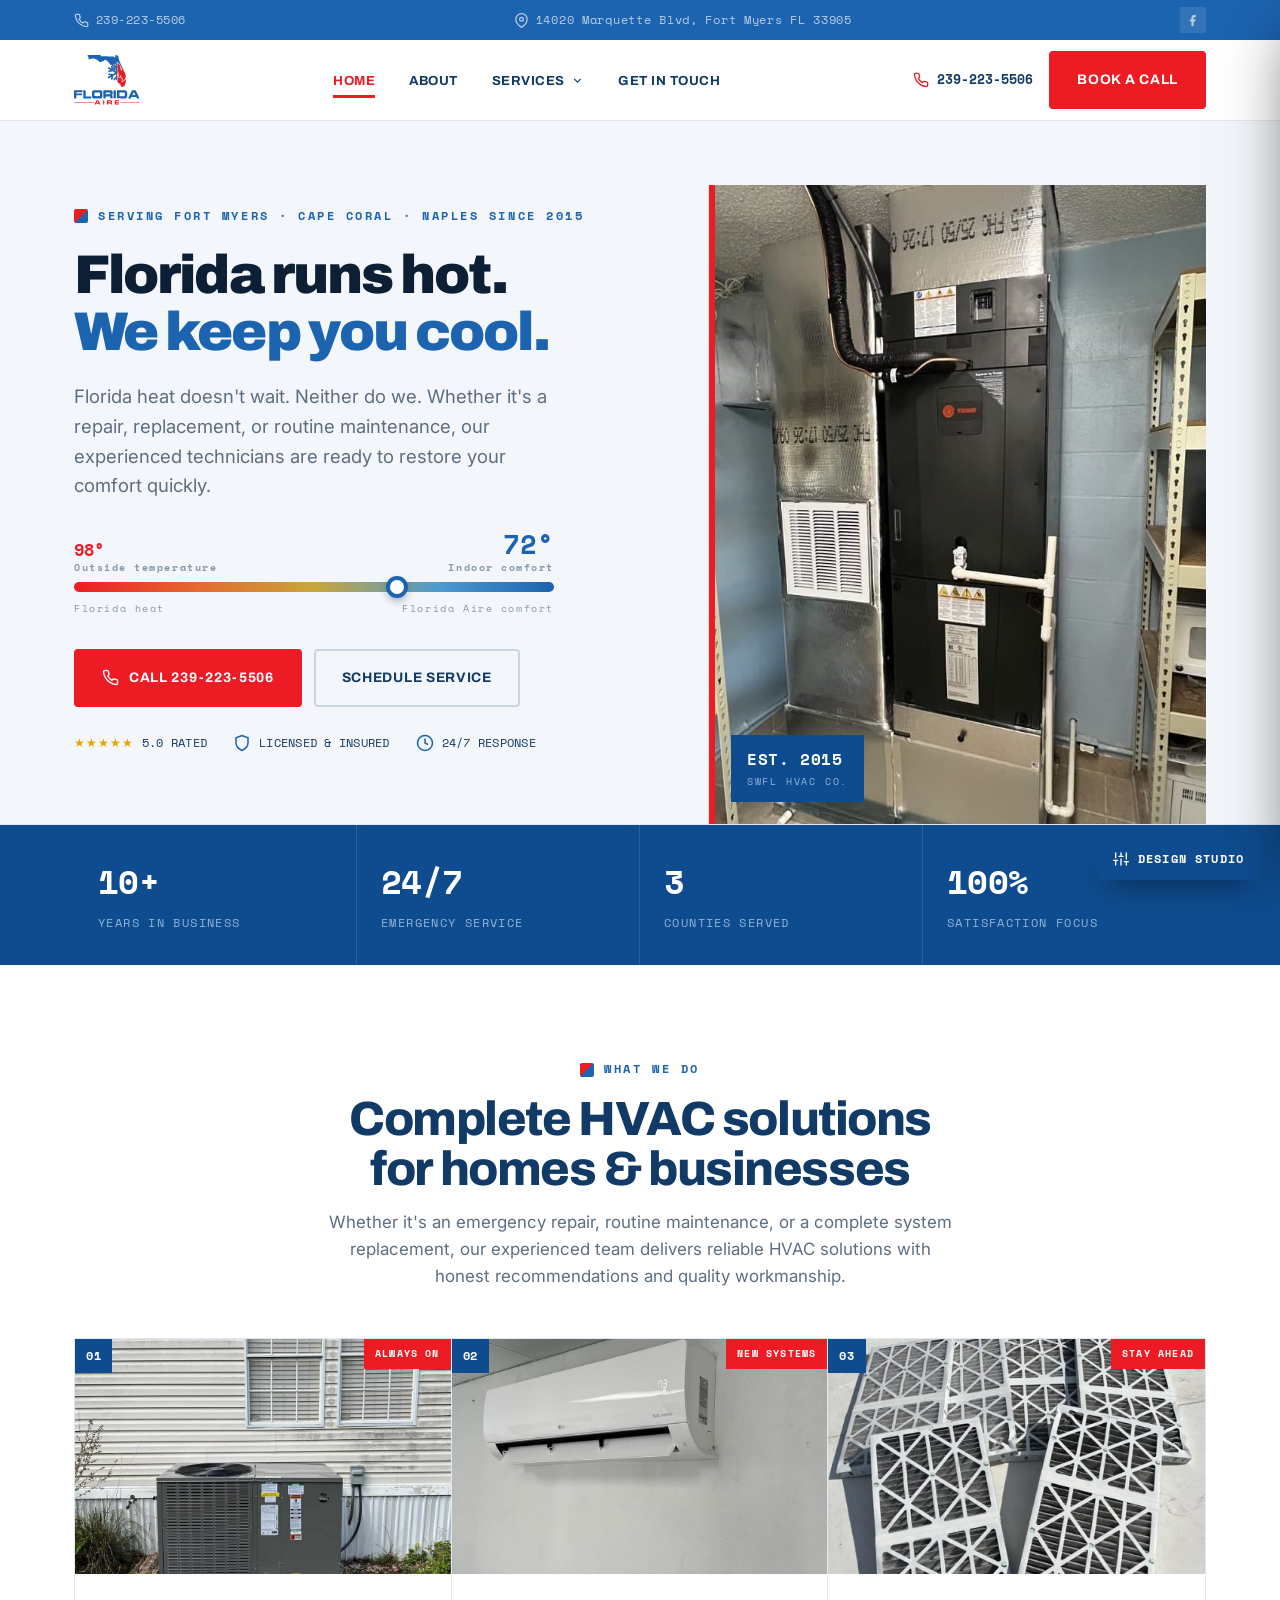
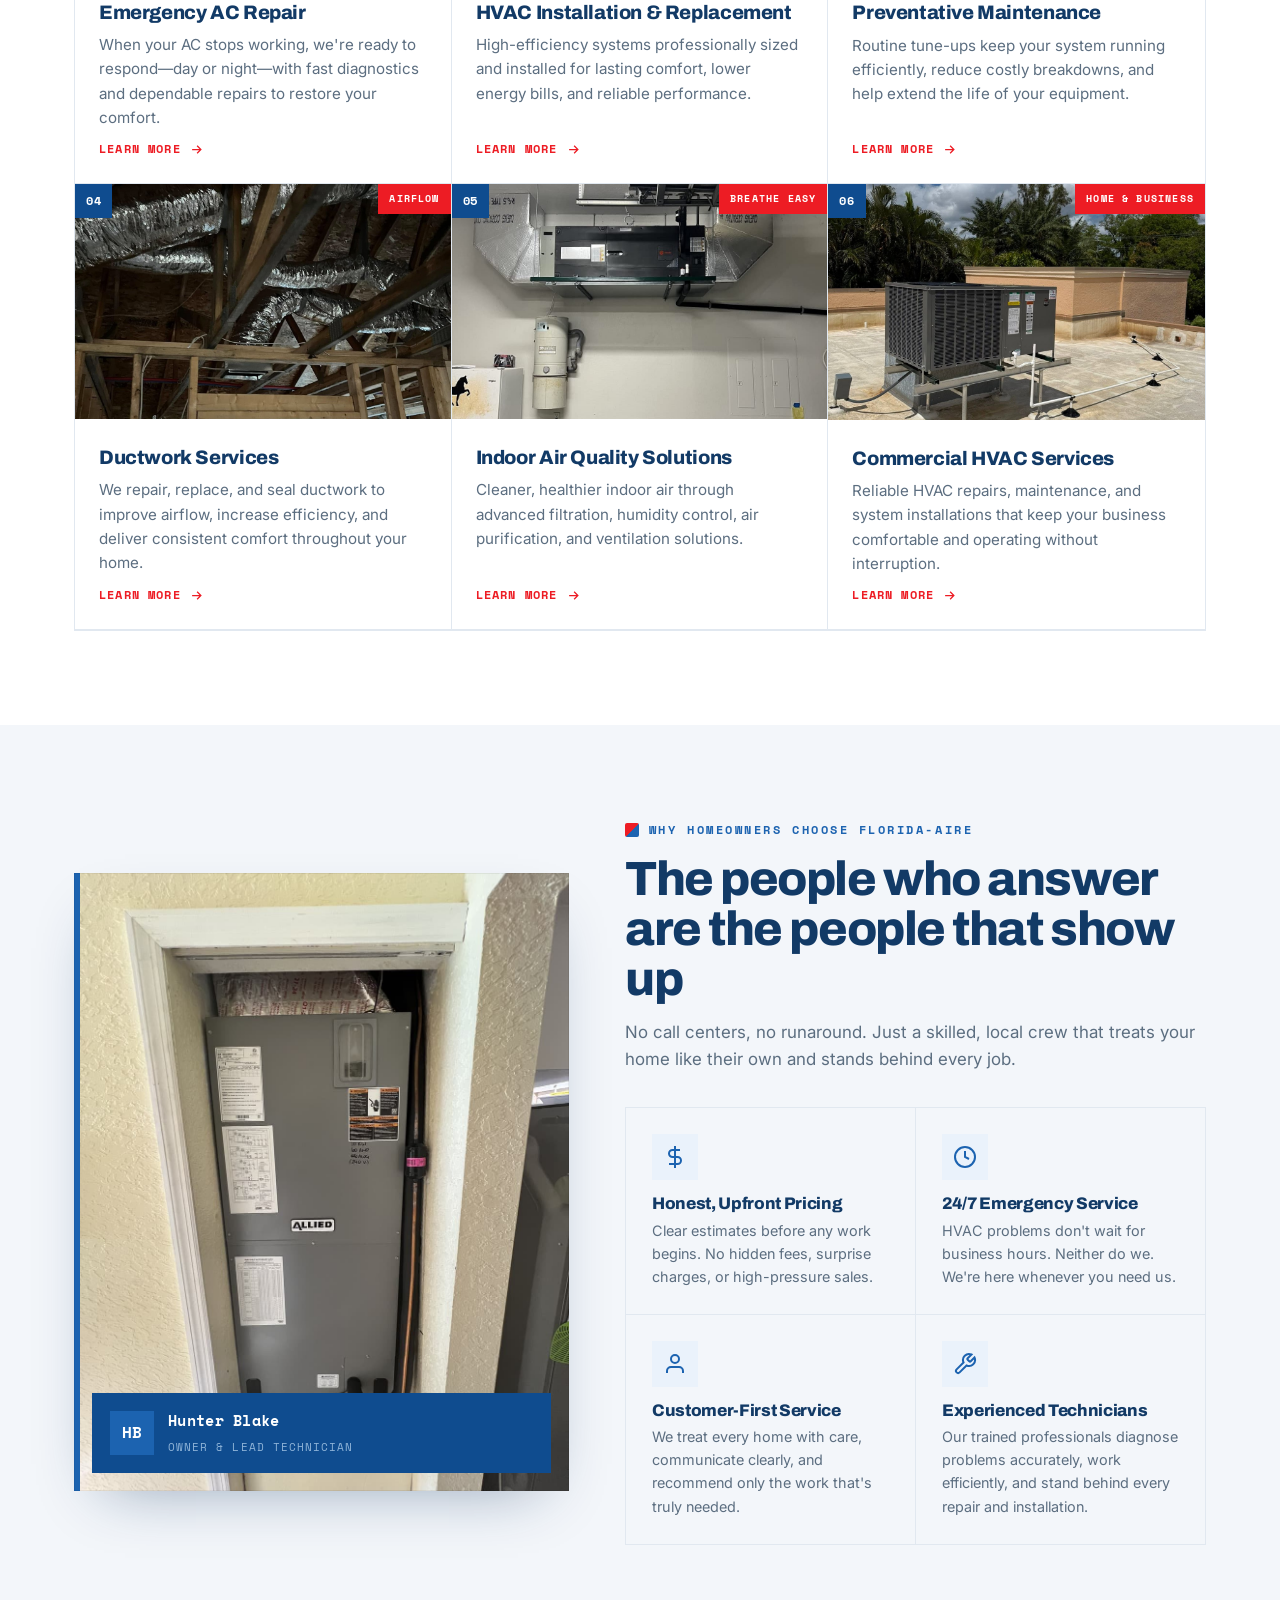
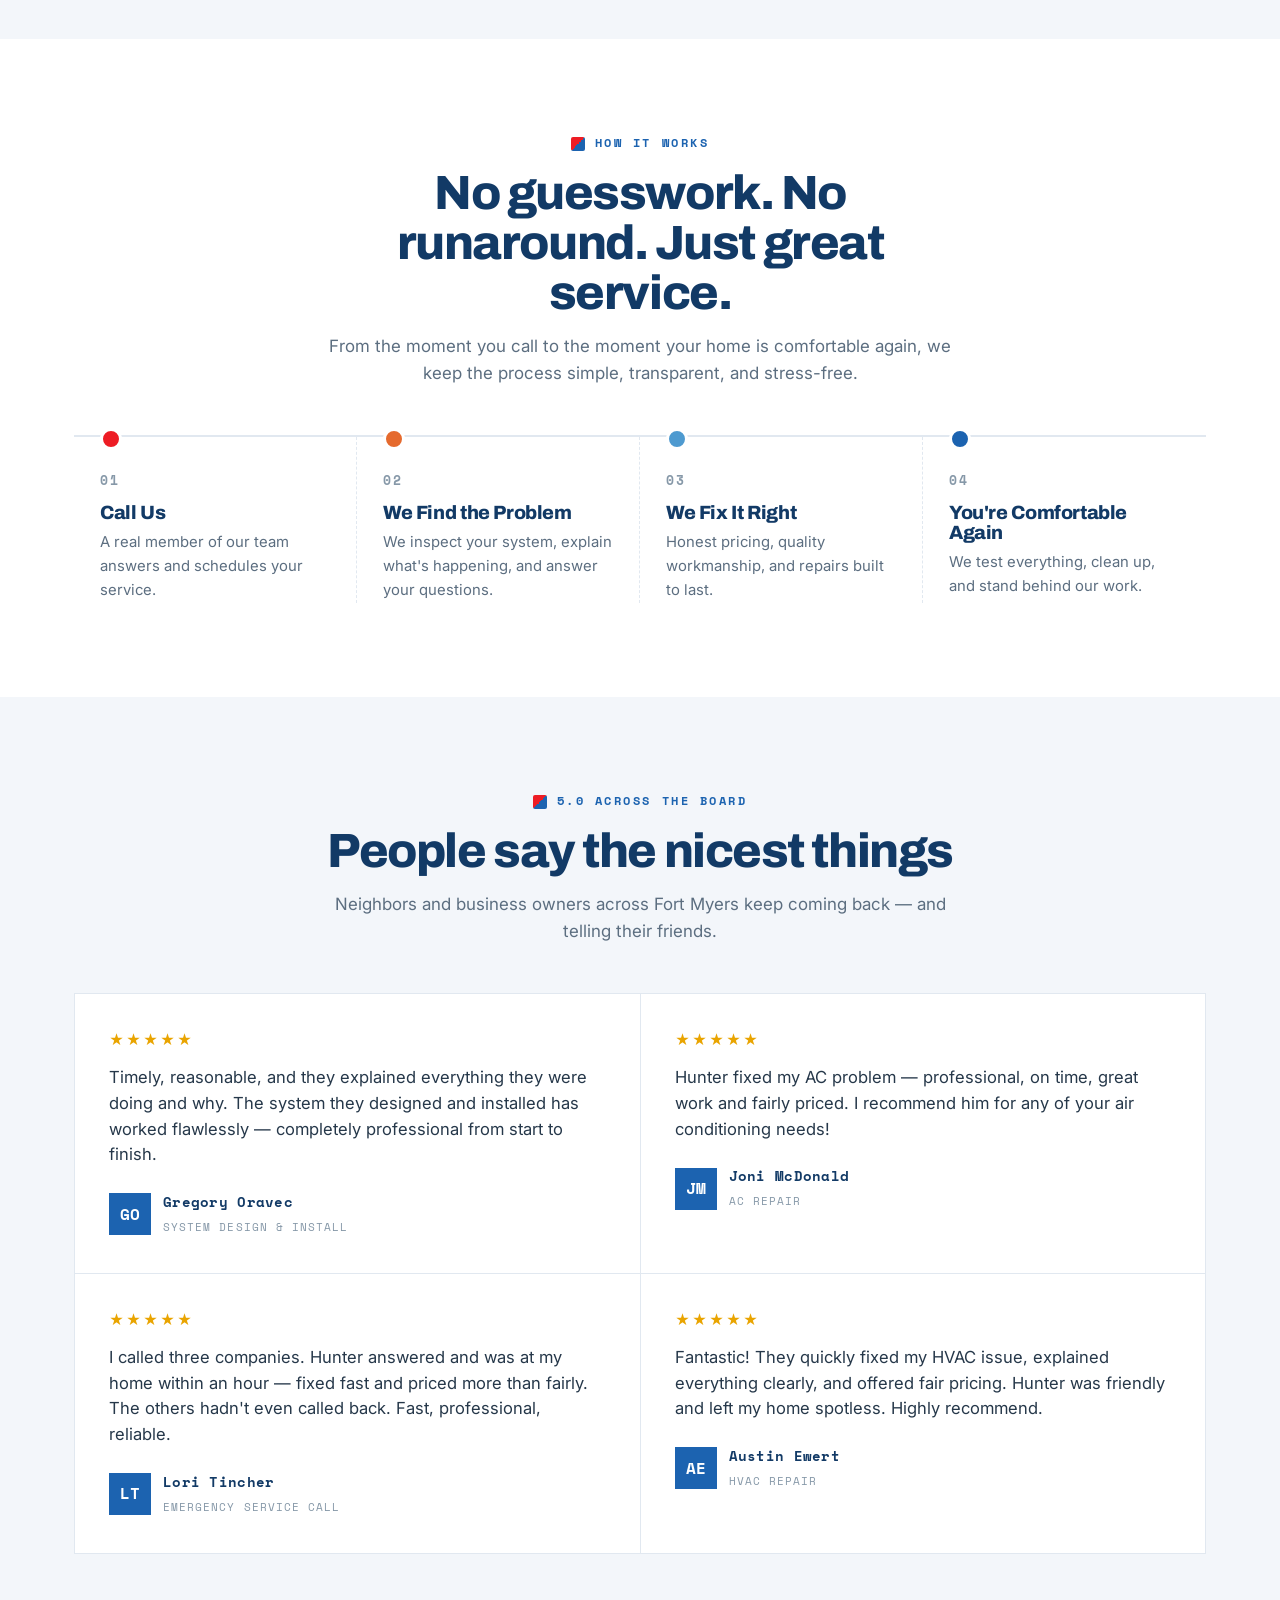
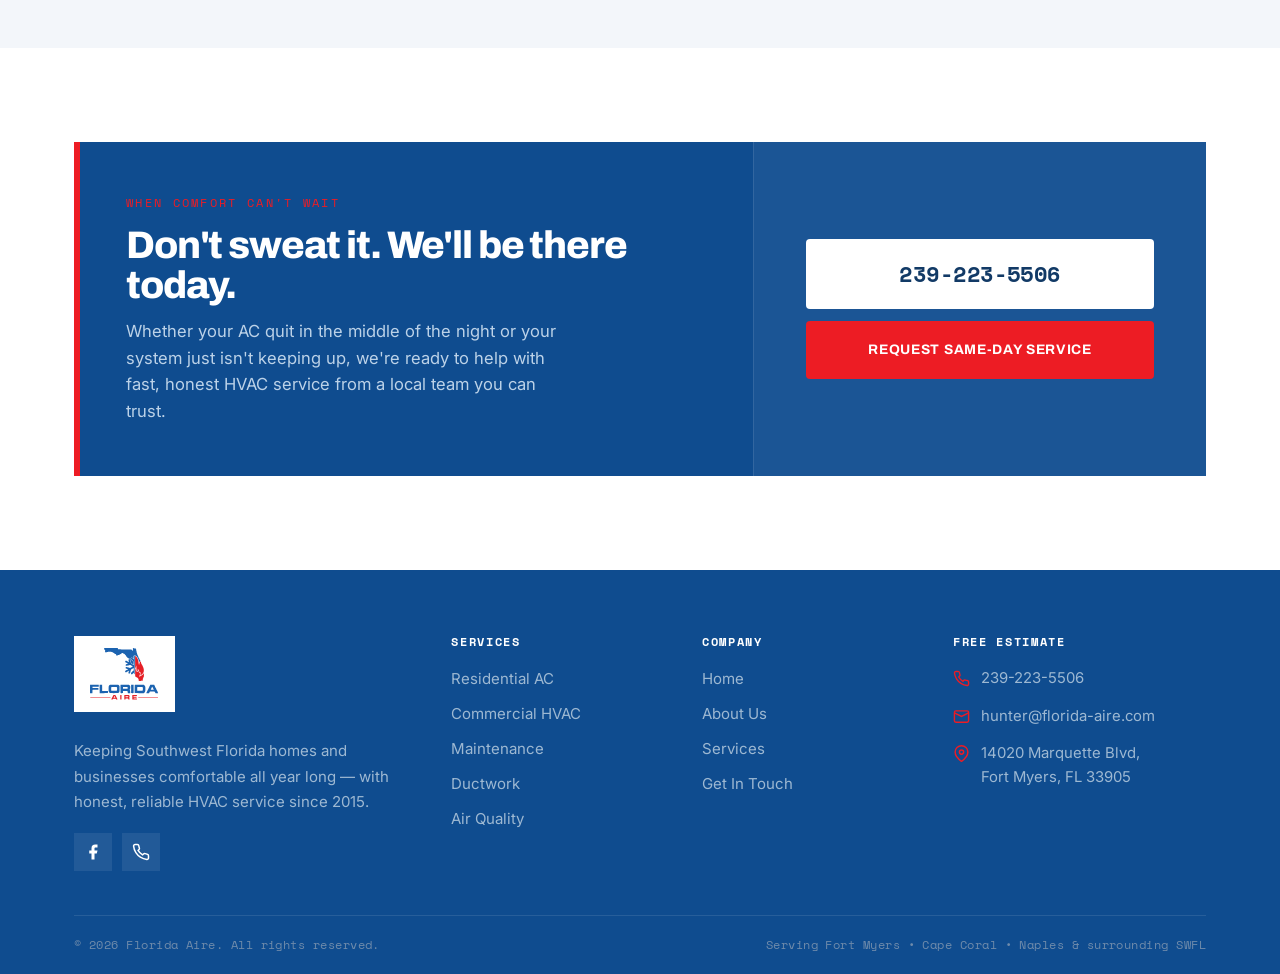
<file: index.html>
<!DOCTYPE html>
<html lang="en">
<head>
<meta charset="UTF-8" />
<meta name="viewport" content="width=device-width, initial-scale=1.0" />
<title>Florida Aire — AC Repair &amp; HVAC in Fort Myers, Cape Coral &amp; Naples</title>
<meta name="description" content="Owner-operated HVAC in Fort Myers since 2015. Fast, fair 24/7 AC repair, installation, maintenance, ductwork and air quality across Southwest Florida." />
<link rel="preconnect" href="https://fonts.googleapis.com">
<link rel="preconnect" href="https://fonts.gstatic.com" crossorigin>
<link href="https://fonts.googleapis.com/css2?family=Archivo:wght@400;500;600;700;800;900&family=Sora:wght@400;600;700;800&family=Anton&family=Poppins:wght@400;500;600;700;800&family=Playfair+Display:wght@400;600;700;800&family=Inter:wght@400;500;600;700&family=Figtree:wght@400;500;600;700&family=Roboto:wght@400;500;700&family=Work+Sans:wght@400;500;600;700&family=Lora:wght@400;500;600;700&family=Space+Mono:wght@400;700&display=swap" rel="stylesheet">
<script>(function(){try{var d=document.documentElement,s=localStorage;var L=s.getItem('fa-layout');if(L)d.setAttribute('data-layout',L);else d.setAttribute('data-layout','1');var H=s.getItem('fa-disp');if(H)d.style.setProperty('--disp',H);var B=s.getItem('fa-body');if(B)d.style.setProperty('--body',B);}catch(e){}})();</script>
<link rel="stylesheet" href="styles.css">
<link rel="stylesheet" href="layouts.css">
<link rel="icon" type="image/svg+xml" href="[data-uri]">
<link rel="icon" type="image/png" sizes="32x32" href="assets/favicon-32.png">
<link rel="icon" type="image/png" sizes="16x16" href="assets/favicon-16.png">
<link rel="icon" href="assets/favicon.ico" sizes="any">
<link rel="apple-touch-icon" href="assets/apple-touch-icon.png">
<link rel="manifest" href="site.webmanifest">
<meta name="theme-color" content="#1C63B0">
</head>
<body>
<svg width="0" height="0" style="position:absolute" aria-hidden="true"><defs><linearGradient id="faphg" x1="0" y1="0" x2="1" y2="1"><stop offset="0" stop-color="#1C63B0"/><stop offset="1" stop-color="#0F4C8F"/></linearGradient><symbol id="fa-ph" viewBox="0 0 400 300" preserveAspectRatio="xMidYMid slice"><rect width="400" height="300" fill="url(#faphg)"/><g stroke="#ffffff" stroke-opacity="0.20" stroke-width="7" stroke-linecap="round"><line x1="200.0" y1="150.0" x2="280.0" y2="150.0"/><line x1="246.4" y1="150.0" x2="270.1" y2="164.8"/><line x1="246.4" y1="150.0" x2="270.1" y2="135.2"/><line x1="200.0" y1="150.0" x2="240.0" y2="219.3"/><line x1="223.2" y1="190.2" x2="222.2" y2="218.2"/><line x1="223.2" y1="190.2" x2="247.9" y2="203.3"/><line x1="200.0" y1="150.0" x2="160.0" y2="219.3"/><line x1="176.8" y1="190.2" x2="152.1" y2="203.3"/><line x1="176.8" y1="190.2" x2="177.8" y2="218.2"/><line x1="200.0" y1="150.0" x2="120.0" y2="150.0"/><line x1="153.6" y1="150.0" x2="129.9" y2="135.2"/><line x1="153.6" y1="150.0" x2="129.9" y2="164.8"/><line x1="200.0" y1="150.0" x2="160.0" y2="80.7"/><line x1="176.8" y1="109.8" x2="177.8" y2="81.8"/><line x1="176.8" y1="109.8" x2="152.1" y2="96.7"/><line x1="200.0" y1="150.0" x2="240.0" y2="80.7"/><line x1="223.2" y1="109.8" x2="247.9" y2="96.7"/><line x1="223.2" y1="109.8" x2="222.2" y2="81.8"/></g><text x="200" y="252" fill="#ffffff" fill-opacity="0.5" font-family="monospace" font-size="14" letter-spacing="4" text-anchor="middle">FLORIDA AIRE</text></symbol></defs></svg>

<div class="topbar">
  <div class="wrap">
    <a href="tel:2392235506"><svg viewBox="0 0 24 24" fill="none" stroke="currentColor" stroke-width="2" width="15" height="15"><path d="M22 16.92v3a2 2 0 0 1-2.18 2 19.79 19.79 0 0 1-8.63-3.07 19.5 19.5 0 0 1-6-6 19.79 19.79 0 0 1-3.07-8.67A2 2 0 0 1 4.11 2h3a2 2 0 0 1 2 1.72c.13.96.36 1.9.7 2.81a2 2 0 0 1-.45 2.11L8.09 9.91a16 16 0 0 0 6 6l1.27-1.27a2 2 0 0 1 2.11-.45c.9.34 1.85.57 2.81.7A2 2 0 0 1 22 16.92z"/></svg> 239-223-5506</a>
    <a class="tb-mid" href="https://maps.google.com/?q=14020+Marquette+Blvd+Fort+Myers+FL+33905" target="_blank" rel="noopener"><svg viewBox="0 0 24 24" fill="none" stroke="currentColor" stroke-width="2" width="15" height="15"><path d="M21 10c0 7-9 13-9 13s-9-6-9-13a9 9 0 0 1 18 0z"/><circle cx="12" cy="10" r="3"/></svg> 14020 Marquette Blvd, Fort Myers FL 33905</a>
    <a class="tb-social" href="https://www.facebook.com/profile.php?id=61564320015191" target="_blank" rel="noopener" aria-label="Facebook"><svg viewBox="0 0 24 24" fill="currentColor"><path d="M18 2h-3a5 5 0 0 0-5 5v3H7v4h3v8h4v-8h3l1-4h-4V7a1 1 0 0 1 1-1h3z"/></svg></a>
  </div>
</div>

<header class="nav" id="nav">
  <div class="wrap">
    <a href="index.html" class="brand"><svg xmlns="http://www.w3.org/2000/svg" viewBox="0 0 807 612" class="brand-svg" role="img" aria-label="Florida Aire — Fort Myers HVAC"><g transform="translate(0.000000,612.000000) scale(0.100000,-0.100000)" fill="#1C63B0" stroke="none"><path d="M2079 6116 c-2 -2 -86 -7 -186 -10 -151 -4 -222 -14 -223 -29 0 -1
-7 -24 -15 -50 -8 -26 -10 -45 -5 -42 5 3 26 -19 47 -48 21 -30 49 -59 63 -64
18 -7 26 -18 28 -39 1 -17 -1 -24 -6 -17 -5 7 -8 -10 -8 -40 1 -34 6 -56 16
-64 13 -11 13 -12 -2 -13 -9 0 -20 -5 -24 -12 -4 -7 -3 -8 5 -4 6 4 2 -9 -9
-29 -11 -20 -18 -40 -16 -44 6 -9 160 5 236 21 30 6 66 10 79 9 13 -2 21 2 17
7 -5 9 16 15 104 30 19 3 89 4 155 3 146 -3 154 -4 150 -11 -2 -3 11 -6 28 -6
18 0 55 -12 84 -26 28 -15 54 -24 57 -21 3 4 6 2 6 -4 0 -6 14 -13 31 -17 17
-3 28 -10 24 -16 -3 -5 -3 -10 2 -11 27 -2 45 -10 81 -34 23 -15 39 -31 36
-36 -3 -5 3 -6 12 -2 12 4 15 3 10 -5 -4 -8 -2 -10 7 -6 9 3 16 -3 20 -15 3
-15 10 -19 21 -15 11 4 16 2 14 -7 -2 -7 3 -13 10 -14 8 0 19 -8 26 -17 8 -11
26 -18 47 -18 24 0 38 -6 47 -21 8 -12 9 -18 3 -14 -6 3 -11 2 -11 -3 0 -5 9
-12 20 -15 11 -3 20 -9 18 -14 -1 -4 1 -30 6 -56 8 -53 -1 -51 114 -30 20 3
43 5 50 4 6 -1 12 2 12 7 0 6 19 17 42 27 37 15 42 15 50 1 11 -20 32 -20 48
-1 7 9 19 14 27 11 7 -3 13 -1 13 5 0 12 40 48 54 49 5 0 20 12 33 26 23 25
29 26 89 21 64 -6 64 -6 64 36 0 64 26 87 97 87 22 0 43 4 49 10 6 6 26 1 57
-13 26 -13 44 -26 40 -30 -3 -4 1 -7 11 -7 22 0 103 -43 140 -74 22 -18 27
-30 23 -48 -6 -21 -5 -22 8 -5 14 20 32 6 19 -15 -4 -7 -3 -8 4 -4 7 4 12 1
12 -7 0 -8 14 -28 30 -45 17 -18 30 -29 30 -25 0 3 9 -4 20 -17 19 -22 24 -40
21 -69 -2 -8 2 -10 11 -5 9 6 9 2 -2 -12 -8 -10 -11 -16 -6 -12 5 4 14 2 22
-5 7 -7 25 -21 40 -32 39 -29 75 -67 69 -73 -2 -3 7 -15 20 -28 14 -13 25 -28
25 -34 0 -6 4 -9 9 -6 5 3 14 -8 21 -25 19 -45 65 -84 58 -48 -2 7 8 15 22 19
28 8 90 -14 90 -31 0 -7 9 -20 20 -29 21 -18 21 -18 -9 -39 -16 -12 -33 -21
-38 -21 -6 0 -18 -9 -28 -20 -10 -11 -21 -18 -24 -15 -7 4 -7 -115 1 -150 2
-11 11 -34 21 -52 22 -41 23 -103 1 -103 -9 0 -12 5 -8 12 4 7 3 8 -4 4 -7 -4
-21 -1 -33 7 -15 11 -17 16 -7 20 7 3 2 5 -12 4 -16 -1 -24 3 -22 11 1 8 -2
11 -8 7 -6 -4 -26 5 -45 19 -18 14 -38 26 -44 26 -5 0 -23 12 -40 26 -17 14
-36 22 -42 18 -8 -4 -9 -3 -5 4 5 8 -1 12 -18 12 -14 0 -27 4 -30 9 -8 13 -67
-10 -88 -34 -21 -25 -23 -72 -3 -116 8 -19 14 -29 15 -24 0 6 3 6 8 0 4 -6 37
-26 74 -45 36 -19 64 -38 62 -42 -3 -4 1 -5 9 -3 7 3 25 -5 40 -19 15 -14 27
-23 27 -20 0 3 9 0 20 -6 11 -6 18 -15 15 -20 -4 -6 2 -7 12 -3 15 6 16 5 5
-9 -11 -14 -10 -16 9 -11 20 6 21 4 9 -9 -8 -8 -24 -13 -38 -10 -17 3 -23 1
-18 -7 5 -8 -7 -11 -38 -11 -25 0 -48 -5 -51 -10 -3 -6 -26 -15 -49 -21 -36
-9 -47 -18 -62 -49 -10 -21 -22 -36 -26 -34 -14 9 26 -62 45 -78 25 -22 99
-33 125 -19 11 6 31 11 44 11 13 0 28 4 34 9 5 5 23 12 39 15 41 7 95 22 125
33 14 6 31 8 39 5 8 -3 11 0 7 7 -5 7 5 11 31 12 21 0 47 2 57 4 26 5 78 -23
70 -37 -4 -7 -3 -8 4 -4 6 3 16 -3 22 -14 6 -11 16 -20 23 -20 7 0 6 4 -3 10
-8 5 -10 10 -4 10 6 0 19 -9 29 -20 10 -11 22 -17 27 -14 4 3 7 0 6 -8 -2 -8
4 -12 15 -10 9 2 17 -2 17 -8 0 -6 5 -8 10 -5 14 9 62 -23 55 -35 -4 -6 0 -10
7 -10 8 0 14 -9 15 -20 1 -11 -4 -20 -10 -19 -25 3 -36 -2 -41 -18 -8 -24 -48
-41 -74 -32 -16 6 -20 5 -16 -6 4 -8 -16 -27 -53 -51 -84 -54 -109 -57 -198
-24 -11 5 -46 14 -77 21 -32 7 -58 16 -58 20 0 4 -8 7 -17 6 -26 -1 -143 25
-148 33 -3 4 -23 4 -47 0 -23 -5 -48 -5 -56 -2 -11 4 -13 1 -7 -7 4 -7 4 -16
-1 -20 -5 -3 -16 -17 -25 -31 -22 -34 10 -94 61 -117 62 -27 74 -31 135 -44
92 -19 105 -28 69 -46 -16 -8 -46 -26 -66 -40 -21 -14 -42 -22 -49 -17 -8 5
-9 3 -4 -6 6 -10 4 -12 -9 -7 -11 5 -15 3 -10 -5 5 -8 2 -9 -10 -5 -9 4 -15 3
-11 -2 6 -10 -49 -41 -72 -41 -8 0 -11 -5 -7 -12 5 -7 2 -9 -9 -5 -11 4 -14 2
-10 -9 5 -12 -7 -19 -29 -15 -5 0 -8 -6 -8 -14 0 -9 -9 -33 -20 -55 -20 -39
-29 -79 -12 -52 8 12 38 -32 34 -49 -1 -4 8 -4 20 -1 15 4 19 2 13 -7 -6 -10
-3 -11 11 -3 11 5 37 13 58 17 22 3 51 15 64 26 14 10 35 19 48 19 12 0 26 5
30 12 5 7 3 8 -6 3 -9 -5 -11 -4 -6 3 5 9 13 9 26 2 25 -13 40 -12 16 1 -16
10 -14 13 23 30 23 10 41 23 41 29 0 5 5 10 11 10 6 0 17 7 25 15 37 37 59
-19 26 -64 -12 -16 -23 -52 -27 -87 -3 -32 -9 -72 -12 -88 -3 -19 -2 -26 6
-22 6 4 11 1 11 -8 0 -9 11 -23 25 -32 14 -9 23 -20 20 -24 -8 -12 56 -4 90
11 17 8 30 19 30 24 0 16 27 89 37 102 5 7 7 21 3 31 -3 12 1 26 11 36 9 9 14
22 11 30 -8 19 13 107 24 101 5 -4 6 0 3 8 -7 20 13 93 32 112 9 8 11 15 4 15
-6 0 -2 9 9 21 12 13 25 18 33 13 7 -4 10 -4 6 1 -12 13 38 46 58 38 11 -4 15
-2 11 4 -7 11 41 38 62 34 8 -1 10 2 5 10 -5 9 -2 10 9 6 10 -4 17 -1 17 6 0
15 56 41 70 32 7 -4 14 2 17 14 13 52 24 -2 22 -120 -1 -97 -4 -133 -15 -144
-8 -7 -14 -18 -14 -23 0 -12 -29 -26 -50 -24 -11 1 -11 0 -2 -4 10 -5 10 -9 1
-20 -6 -8 -15 -11 -20 -8 -5 3 -9 0 -9 -6 0 -14 -160 -174 -183 -183 -10 -4
-16 -11 -12 -17 3 -5 0 -20 -7 -32 -18 -34 -19 -85 -2 -103 8 -8 13 -18 10
-23 -2 -4 3 -9 12 -10 81 -9 101 -9 99 2 -1 6 6 10 17 8 12 -2 16 1 10 9 -5 9
-2 10 10 6 13 -5 17 -3 13 7 -7 17 37 61 52 52 7 -5 8 -1 4 10 -5 14 -3 16 11
11 10 -4 15 -3 11 3 -9 14 43 67 53 55 15 -16 32 -77 25 -88 -3 -5 -2 -7 4 -4
5 4 16 -5 23 -18 7 -14 17 -25 22 -25 5 0 7 -4 3 -9 -3 -5 -1 -12 5 -16 5 -3
10 -1 10 6 0 8 4 8 15 -1 12 -10 16 -10 20 1 6 16 12 2179 6 2174 -2 -3 -12 0
-22 5 -12 7 -19 6 -21 -2 -2 -6 -15 -12 -28 -13 -30 -2 -32 -10 -37 -230 -2
-99 -6 -186 -9 -194 -5 -16 -74 43 -74 64 0 6 -18 22 -39 35 -21 14 -37 28
-34 33 2 4 -2 7 -10 7 -8 0 -22 9 -32 20 -22 24 -98 26 -117 3 -6 -7 -7 -13
-3 -13 4 0 2 -7 -5 -15 -7 -8 -14 -38 -15 -67 -2 -28 0 -46 4 -39 8 13 48 -36
43 -52 -1 -5 2 -6 8 -2 6 3 17 -1 26 -9 9 -9 11 -16 4 -16 -6 0 -9 -4 -5 -10
3 -5 13 -6 22 -3 12 5 15 2 10 -10 -4 -11 -2 -14 7 -11 13 5 53 -44 48 -59 -1
-5 2 -6 8 -2 12 7 80 -53 80 -71 0 -7 8 -15 18 -18 43 -14 52 -54 52 -239 0
-173 -5 -201 -32 -177 -22 18 -179 110 -188 110 -5 0 -17 9 -27 19 -10 10 -27
20 -37 22 -27 5 -67 87 -60 122 4 19 1 29 -10 33 -9 3 -16 17 -16 30 0 13 -4
32 -9 42 -12 22 -56 193 -55 210 1 6 -2 12 -7 12 -5 0 -9 6 -9 13 0 7 -9 18
-20 25 -12 7 -18 18 -14 24 5 7 2 9 -9 5 -11 -4 -14 -2 -10 9 6 17 3 17 42 3
20 -7 30 -17 29 -28 -2 -9 3 -15 10 -13 18 3 34 -45 22 -68 -7 -13 -7 -21 2
-26 7 -5 8 -3 3 6 -5 8 -4 11 2 7 5 -3 32 -84 58 -178 54 -190 52 -186 154
-240 48 -25 67 -40 65 -53 -2 -13 1 -15 11 -6 8 7 20 8 27 4 26 -17 39 -13 32
8 -5 16 -3 19 7 12 11 -6 12 -5 3 7 -15 18 -19 195 -4 204 5 3 10 12 10 18 0
7 -4 6 -11 -3 -8 -11 -9 -6 -5 20 4 25 3 31 -4 20 -9 -13 -14 -7 -11 13 0 4
-6 7 -15 7 -8 0 -13 4 -9 10 3 5 -8 16 -25 25 -16 8 -30 22 -30 30 0 8 -6 15
-13 15 -13 0 -98 81 -101 96 0 5 -5 8 -9 6 -5 -1 -6 2 -2 8 3 6 -3 10 -15 10
-16 0 -20 4 -16 16 3 8 2 13 -3 10 -9 -6 -55 43 -47 51 3 3 -1 15 -9 27 -17
23 -21 101 -5 91 6 -3 10 2 10 13 0 20 29 52 48 52 7 0 12 5 12 10 0 6 20 10
45 10 25 0 45 -5 45 -11 0 -5 5 -7 10 -4 6 3 10 2 10 -4 0 -6 10 -15 23 -21
21 -11 21 -10 3 4 -11 9 -15 16 -9 16 11 0 50 -39 46 -46 -8 -11 -2 -24 8 -19
6 4 20 -2 32 -13 36 -34 42 -15 43 129 0 154 12 186 81 214 33 14 83 11 83 -5
0 -4 17 -7 38 -6 31 1 36 -2 34 -17 -3 -16 0 -17 17 -7 19 10 25 7 22 -12 0
-4 5 -5 12 -2 7 2 19 -7 27 -21 8 -15 20 -23 27 -20 8 2 12 1 9 -4 -3 -5 3
-11 14 -14 11 -3 20 -12 20 -21 0 -9 4 -16 10 -16 5 0 9 -6 7 -12 -1 -7 3 -12
10 -11 8 2 10 -4 6 -14 -4 -10 -2 -14 4 -10 13 8 47 -29 38 -42 -3 -6 1 -11 9
-11 9 0 18 -11 22 -25 3 -14 10 -25 14 -25 5 0 12 -14 15 -32 4 -17 14 -38 21
-46 8 -7 14 -27 14 -43 0 -16 4 -29 10 -29 12 0 40 -65 40 -94 0 -12 4 -26 10
-32 9 -9 27 -113 33 -198 2 -28 9 -52 15 -54 7 -2 12 1 12 8 0 6 8 10 18 8 12
-2 18 5 20 22 2 19 1 22 -7 10 -5 -8 -7 -19 -4 -25 3 -5 0 -5 -7 2 -16 15 47
115 67 108 7 -2 12 1 10 7 -1 7 3 12 8 13 6 0 16 4 22 8 9 6 11 3 7 -10 -5
-17 -5 -17 6 0 6 9 9 21 5 26 -3 5 0 13 6 16 11 7 -22 45 -40 45 -5 0 -12 7
-15 16 -6 15 -4 15 10 3 16 -13 16 -12 4 8 -8 12 -18 19 -24 16 -5 -3 -6 -1
-2 6 5 7 -2 21 -16 34 -12 12 -29 35 -35 50 -15 33 -17 48 -3 27 5 -8 10 -10
10 -4 0 6 -9 19 -21 30 -11 10 -30 39 -41 64 -11 25 -31 67 -44 94 -13 28 -24
56 -24 63 0 7 -4 13 -9 13 -11 0 -36 59 -27 67 3 3 1 12 -5 20 -6 7 -9 22 -6
33 3 11 1 18 -4 14 -5 -3 -9 1 -9 8 0 9 -3 9 -10 -2 -8 -12 -10 -11 -10 6 0
11 -4 24 -8 30 -16 17 -52 116 -46 126 3 5 1 14 -4 21 -5 7 -13 28 -16 47 -4
19 -11 44 -16 55 -16 36 -40 132 -40 159 0 14 -5 26 -10 26 -7 0 -7 7 1 21 7
14 7 19 0 15 -13 -8 -17 8 -47 189 -22 131 -14 121 -102 134 -42 6 -81 16 -85
20 -5 5 -16 7 -25 4 -8 -4 -21 2 -28 12 -9 12 -14 14 -14 6 0 -10 -7 -9 -26 4
-14 9 -35 15 -45 12 -10 -3 -19 0 -19 6 0 6 -3 7 -7 3 -5 -4 -7 -11 -6 -14 1
-4 -5 -14 -13 -23 -25 -27 -28 -84 -9 -135 13 -34 14 -49 6 -57 -13 -13 -15
-30 -1 -22 5 3 5 -7 -1 -25 -10 -26 -35 -50 -53 -50 -13 0 -46 46 -46 65 0 68
-32 73 -510 81 -162 2 -317 6 -345 9 -27 2 -205 7 -395 11 -190 4 -350 11
-356 16 -6 4 -18 6 -27 2 -19 -7 -30 10 -33 57 -2 21 -10 50 -20 64 -16 25
-16 25 -603 25 -323 0 -590 -2 -592 -4z"/><path d="M5407 3838 c-4 -14 -9 -34 -13 -45 -3 -10 2 -5 11 10 9 16 15 36 13
45 -3 12 -6 9 -11 -10z"/><path d="M6355 3170 c3 -5 10 -10 16 -10 5 0 9 5 9 10 0 6 -7 10 -16 10 -8 0
-12 -4 -9 -10z"/><path d="M4852 3017 c-8 -10 -6 -13 7 -13 11 0 17 6 14 13 -3 7 -6 13 -8 13
-1 0 -7 -6 -13 -13z"/><path d="M5500 2610 c20 -13 33 -13 25 0 -3 6 -14 10 -23 10 -15 0 -15 -2 -2
-10z"/><path d="M6275 2547 c-4 -10 -5 -21 -1 -24 10 -10 18 4 13 24 -4 17 -4 17 -12
0z"/><path d="M485 1800 l-480 -5 -3 -492 c-2 -492 -2 -492 20 -499 28 -9 243 -8
258 1 6 4 10 72 10 184 0 160 2 180 18 194 17 15 56 17 350 17 l332 0 0 104
c0 88 -3 105 -17 110 -9 4 -165 6 -347 6 l-330 -2 -1 69 0 68 370 5 c204 3
371 7 371 8 4 8 -2 221 -7 226 -11 11 -69 12 -544 6z"/><path d="M3613 1800 c-23 -9 -23 -9 -22 -487 0 -263 4 -487 8 -498 7 -18 16
-19 132 -17 170 4 155 -9 151 130 l-4 118 247 2 c247 1 302 -5 292 -32 -3 -8
-2 -16 3 -18 6 -2 10 -16 11 -33 1 -16 6 -48 12 -70 5 -22 10 -51 11 -65 1
-25 1 -25 126 -31 172 -7 164 -14 156 135 -3 66 -11 139 -17 161 -6 22 -11 45
-11 52 -1 7 -4 10 -8 8 -4 -3 -15 4 -25 15 -10 11 -15 20 -10 20 4 0 2 6 -4
13 -8 11 -6 18 9 32 11 10 20 14 20 9 0 -4 10 10 22 31 33 61 40 319 9 370
-11 20 -18 42 -14 52 4 11 3 14 -5 9 -7 -4 -23 5 -39 20 -14 14 -44 34 -65 44
-21 9 -35 20 -32 23 4 3 -195 6 -441 7 -247 0 -457 2 -469 5 -12 2 -31 0 -43
-5z m524 -271 c105 3 189 2 186 -2 -3 -4 6 -7 19 -6 39 4 59 -1 53 -11 -3 -5
0 -7 8 -4 20 7 35 -15 43 -64 5 -33 3 -43 -9 -48 -9 -3 -13 -12 -10 -21 4 -11
2 -14 -5 -9 -7 4 -12 2 -12 -6 0 -32 -54 -39 -293 -38 l-236 1 1 104 c1 98 2
104 22 107 12 2 26 1 31 -2 6 -4 96 -4 202 -1z"/><path d="M7134 1802 c-10 -2 -25 -11 -32 -20 -7 -10 -16 -16 -20 -15 -4 2 -7
-6 -7 -16 0 -11 -3 -23 -7 -27 -5 -4 -8 -16 -8 -26 0 -11 -4 -16 -10 -13 -6 3
-10 -4 -10 -17 -1 -26 -30 -72 -30 -47 0 8 -7 1 -15 -14 -8 -15 -11 -35 -8
-44 4 -11 3 -14 -5 -9 -8 5 -10 2 -6 -8 3 -9 2 -16 -3 -16 -5 0 -10 -10 -10
-22 -1 -13 -7 -24 -13 -26 -5 -2 -10 -10 -10 -18 0 -9 -4 -12 -10 -9 -6 3 -7
-1 -4 -9 3 -9 2 -16 -4 -16 -5 0 -9 -8 -8 -17 0 -10 -4 -17 -11 -16 -8 2 -10
-4 -6 -14 5 -12 3 -14 -7 -8 -10 6 -12 4 -7 -9 9 -22 -32 -98 -46 -89 -6 4 -8
-2 -5 -15 4 -14 2 -20 -4 -16 -6 4 -8 1 -6 -7 6 -15 -16 -65 -38 -87 -8 -7
-14 -20 -14 -28 0 -9 -5 -12 -11 -8 -7 4 -9 0 -5 -14 4 -11 1 -26 -6 -33 -7
-8 -13 -18 -14 -24 -1 -22 -26 -75 -35 -75 -5 0 -8 -6 -6 -12 1 -7 -4 -12 -11
-10 -7 1 -12 -3 -11 -10 4 -31 -2 -49 -13 -42 -6 4 -8 3 -4 -4 3 -6 -3 -26
-14 -45 -21 -35 -21 -35 11 -42 58 -13 289 -11 289 2 0 6 11 20 24 31 14 10
24 28 23 39 -1 22 31 94 47 105 14 10 558 10 571 0 18 -13 42 -47 26 -38 -9 6
-12 5 -9 -5 3 -8 10 -13 17 -12 13 3 40 -48 43 -81 1 -13 6 -22 10 -20 4 3 8
1 8 -4 0 -19 36 -24 155 -22 175 1 170 -1 147 53 -7 16 -9 33 -6 39 4 6 3 8
-3 5 -13 -8 -34 38 -27 58 4 8 2 15 -2 15 -17 0 -63 85 -60 112 2 18 -1 25
-10 21 -9 -3 -11 2 -7 18 4 14 2 20 -5 15 -11 -7 -42 46 -42 73 0 9 -9 24 -21
34 -14 12 -18 24 -13 39 4 15 3 18 -7 13 -9 -6 -11 -3 -6 8 3 10 3 17 -1 17
-11 0 -53 76 -46 82 9 9 -19 58 -29 51 -6 -4 -8 0 -4 11 4 9 3 15 -2 12 -11
-7 -64 102 -63 127 0 9 -2 16 -6 14 -4 -2 -19 20 -34 50 -15 29 -24 52 -20 49
4 -3 9 5 9 17 2 17 0 19 -7 7 -8 -12 -10 -11 -11 5 -1 11 0 24 1 30 1 5 -2 7
-6 2 -4 -4 -14 -1 -23 7 -15 13 -359 28 -417 18z m209 -258 c-3 -8 0 -14 7
-14 6 0 10 -6 7 -12 -2 -7 7 -26 20 -42 14 -17 22 -35 18 -45 -3 -8 -3 -12 1
-8 8 7 44 -56 44 -77 0 -8 4 -16 8 -18 9 -3 62 -110 62 -124 0 -3 -7 -1 -15 6
-8 7 -15 9 -15 4 0 -13 -283 -11 -292 1 -5 6 -8 4 -8 -5 -1 -12 -4 -11 -15 4
-15 20 -6 57 23 89 9 11 17 24 17 30 2 29 18 49 27 35 7 -10 8 -9 4 5 -6 20 8
62 29 83 8 9 15 22 15 30 0 28 28 70 49 71 13 1 18 -3 14 -13z"/><path d="M1144 1792 c-15 -10 -25 -42 -14 -42 6 0 10 -171 9 -466 0 -268 3
-470 9 -476 11 -11 943 -11 955 1 5 5 10 44 13 87 2 44 6 89 9 102 3 13 1 22
-6 22 -7 0 -10 3 -6 6 24 25 -30 29 -344 26 -328 -3 -328 -3 -334 20 -3 13 -4
168 -3 346 2 199 -1 322 -7 322 -5 0 -4 5 3 12 7 7 8 17 1 30 -9 16 -24 18
-142 18 -73 0 -137 -4 -143 -8z"/><path d="M2370 1784 c-14 -8 -31 -12 -38 -9 -8 3 -23 -2 -35 -10 -13 -9 -16
-15 -8 -15 11 0 10 -5 -4 -20 -10 -11 -22 -17 -26 -14 -5 3 -9 0 -9 -7 0 -7
-6 -20 -13 -28 -36 -43 -47 -134 -47 -390 0 -273 8 -321 66 -382 13 -14 21
-29 17 -33 -5 -4 -3 -6 2 -5 12 3 75 -33 75 -43 0 -5 7 -8 16 -8 8 0 13 -4 9
-10 -4 -6 152 -9 425 -10 444 0 497 4 551 41 14 10 28 16 31 13 3 -2 11 3 19
13 12 15 12 16 -1 8 -8 -4 -3 5 11 21 64 70 64 69 66 422 2 208 -1 321 -7 317
-6 -3 -10 -1 -10 6 0 7 -7 20 -16 30 -8 9 -16 26 -17 38 -1 12 -6 20 -13 17
-6 -2 -17 4 -25 15 -7 10 -19 19 -27 19 -7 0 -10 5 -6 12 4 7 3 8 -5 4 -6 -4
-25 0 -43 8 -44 22 -898 22 -938 0z m744 -258 c12 -3 16 -10 13 -20 -4 -10 -1
-13 8 -9 8 3 12 10 9 17 -4 6 4 1 17 -12 23 -21 24 -30 27 -159 4 -150 -5
-243 -19 -208 -7 19 -11 11 -9 -20 1 -3 -6 -12 -14 -20 -18 -18 -598 -24 -604
-6 -2 6 -10 11 -17 11 -22 0 -28 36 -29 200 -2 172 0 190 21 190 8 0 12 4 8 9
-3 5 0 13 6 17 7 4 9 3 6 -3 -4 -6 0 -13 8 -16 9 -4 12 -1 8 8 -3 9 3 18 15
22 22 8 514 7 546 -1z"/><path d="M4844 1785 c-4 -8 -4 -22 0 -30 3 -8 0 -15 -7 -15 -7 0 -8 -3 -2 -8
12 -8 14 -903 3 -895 -16 9 -7 -10 10 -23 28 -22 279 -19 284 3 2 9 2 234 0
500 l-2 483 -141 0 c-115 0 -141 -3 -145 -15z"/><path d="M5267 1758 c-6 -52 -6 -928 0 -945 4 -10 125 -13 536 -13 293 0 527
4 520 8 -7 4 4 15 30 27 23 11 48 28 55 38 7 9 18 15 23 12 5 -4 9 0 9 8 0 8
7 20 15 27 8 7 15 18 14 24 -3 22 1 35 14 48 28 28 38 124 36 347 -1 121 -5
218 -9 216 -5 -3 -13 17 -20 44 -6 27 -18 52 -26 55 -12 5 -13 10 -3 28 11 21
11 22 -4 9 -12 -9 -17 -10 -17 -2 0 15 -22 37 -80 82 -24 18 -40 27 -36 19 7
-12 6 -13 -5 -2 -10 9 -130 12 -530 12 -517 0 -517 0 -522 -42z m901 -250 c18
-15 22 -17 12 -4 -14 18 -14 19 8 7 13 -7 27 -23 32 -37 15 -38 8 -330 -8
-346 -11 -11 -12 -10 -6 7 7 17 6 18 -8 5 -8 -8 -14 -20 -11 -26 5 -14 -40
-37 -74 -36 -15 0 -146 0 -290 1 l-263 1 0 215 c0 165 3 215 13 215 8 0 8 3
-2 9 -23 15 12 16 302 14 267 -1 269 -1 295 -25z"/><path d="M2244 861 c0 -11 5 -17 13 -14 10 4 11 9 2 19 -15 18 -15 18 -15 -5z"/><path d="M4660 294 c0 -8 5 -12 10 -9 6 3 10 10 10 16 0 5 -4 9 -10 9 -5 0
-10 -7 -10 -16z"/><path d="M2486 142 c-9 -27 -5 -34 10 -24 7 4 8 16 4 27 -7 19 -7 19 -14 -3z"/></g><g transform="translate(0.000000,612.000000) scale(0.100000,-0.100000)" fill="#E51F26" stroke="none"><path d="M5310 4403 c0 -427 2 -774 5 -771 3 3 26 76 50 164 25 87 58 186 74
219 28 60 28 60 23 -175 -8 -370 33 -505 142 -467 29 10 29 10 23 153 -3 79
-2 144 2 144 24 0 156 -258 178 -347 9 -38 18 -74 19 -81 6 -23 48 -9 62 21
19 39 28 34 48 -25 18 -55 16 -201 -5 -263 -17 -53 -22 -85 -12 -85 22 0 168
108 230 171 75 75 125 151 161 249 22 57 25 81 25 195 0 147 -17 222 -85 380
-37 88 -54 119 -153 281 -54 90 -90 195 -106 309 -13 94 -14 94 -49 69 -71
-53 -122 -173 -143 -336 -11 -82 -13 -88 -24 -67 -24 46 -57 204 -65 309 -22
286 -152 562 -326 695 -81 62 -74 127 -74 -742z"/><path d="M5377 3680 c-61 -163 -62 -171 -62 -515 0 -320 0 -320 34 -393 31
-66 37 -73 59 -67 53 13 216 -101 267 -189 46 -78 66 -154 54 -199 -19 -70 50
-114 127 -82 25 10 52 14 75 10 26 -5 62 1 119 19 88 28 96 27 111 -11 8 -21
12 -23 25 -12 29 24 36 49 24 79 -9 22 -9 33 1 52 7 12 11 46 10 75 -2 39 5
69 29 125 55 129 59 138 73 138 11 0 16 36 21 178 3 97 9 197 12 222 6 45 6
45 -56 -22 -81 -89 -212 -186 -333 -249 -85 -44 -186 -83 -194 -76 -1 2 20 47
47 100 52 104 70 168 70 247 0 50 0 50 -40 50 -55 0 -86 32 -95 96 -11 86 -27
144 -45 166 -18 22 -18 22 -25 -22 -9 -56 -43 -90 -88 -90 -129 0 -165 56
-191 305 -12 110 -12 110 -29 65z"/><path d="M6322 2660 c0 -19 2 -27 5 -17 2 9 2 25 0 35 -3 9 -5 1 -5 -18z"/><path d="M2762 578 c-13 -18 -252 -508 -252 -519 0 -5 34 -9 75 -9 76 0 76 0
98 50 22 50 22 50 192 50 170 0 170 0 195 -48 25 -47 25 -47 98 -50 46 -2 72
1 72 8 0 10 -61 140 -195 414 -57 116 -57 116 -165 116 -74 0 -111 -4 -118
-12z m175 -205 l51 -108 -105 -3 c-58 -1 -108 -1 -110 2 -7 7 94 216 105 216
4 0 31 -48 59 -107z"/><path d="M3566 534 c-9 -78 -7 -457 3 -473 5 -8 29 -11 72 -9 l64 3 0 265 0
265 -66 3 c-66 3 -66 3 -73 -54z"/><path d="M4047 584 c-4 -4 -7 -126 -7 -271 l0 -263 70 0 c70 0 70 0 70 64 0
79 -5 76 160 76 157 0 163 -4 172 -105 3 -30 3 -30 72 -30 80 0 79 -2 66 102
-7 51 -14 72 -30 85 -22 18 -22 18 4 48 44 52 49 175 9 228 -50 67 -50 67
-326 70 -139 2 -256 0 -260 -4z m445 -151 c24 -21 23 -68 -2 -93 -19 -19 -31
-20 -163 -18 -142 3 -142 3 -145 66 -3 62 -3 62 144 62 123 0 150 -3 166 -17z"/><path d="M4980 320 l0 -270 269 0 c297 0 278 -5 277 70 -1 45 -1 45 -201 50
-200 5 -200 5 -203 53 -3 47 -3 47 187 47 191 0 191 0 191 50 0 50 0 50 -157
51 -240 2 -217 -3 -221 47 -3 42 -3 42 197 42 223 0 216 -2 207 70 -2 14 -4
33 -5 43 -1 16 -21 17 -271 17 l-270 0 0 -270z"/><path d="M20 320 c0 -30 0 -30 1200 -30 1200 0 1200 0 1200 30 0 30 0 30
-1200 30 -1200 0 -1200 0 -1200 -30z"/><path d="M5667 343 c-4 -3 -7 -17 -7 -30 0 -23 0 -23 1176 -23 1175 0 1175 0
1172 28 -3 27 -3 27 -1169 30 -641 1 -1169 -1 -1172 -5z"/></g></svg></a>
    <nav class="navlinks" id="navlinks">
      <a href="index.html" class="active">Home</a>
      <a href="about.html">About</a>
      <div class="dd">
        <a href="services.html">Services <svg class="caret" viewBox="0 0 24 24" fill="none" stroke="currentColor" stroke-width="2"><path d="M6 9l6 6 6-6"/></svg></a>
        <div class="dd-menu">
          <div class="dd-label">Residential</div>
          <a href="services.html#residential">24/7 Emergency AC</a>
          <a href="services.html#residential">AC Repair</a>
          <a href="services.html#residential">Maintenance &amp; Tune-Ups</a>
          <a href="services.html#residential">Installation &amp; Replacement</a>
          <div class="dd-label">Commercial</div>
          <a href="services.html#commercial">Commercial HVAC Repair</a>
          <a href="services.html#commercial">Installation &amp; Replacement</a>
        </div>
      </div>
      <a href="contact.html">Get In Touch</a>
    </nav>
    <div class="nav-cta">
      <a href="tel:2392235506" class="nav-phone"><svg viewBox="0 0 24 24" fill="none" stroke="currentColor" stroke-width="2"><path d="M22 16.92v3a2 2 0 0 1-2.18 2 19.79 19.79 0 0 1-8.63-3.07 19.5 19.5 0 0 1-6-6 19.79 19.79 0 0 1-3.07-8.67A2 2 0 0 1 4.11 2h3a2 2 0 0 1 2 1.72c.13.96.36 1.9.7 2.81a2 2 0 0 1-.45 2.11L8.09 9.91a16 16 0 0 0 6 6l1.27-1.27a2 2 0 0 1 2.11-.45c.9.34 1.85.57 2.81.7A2 2 0 0 1 22 16.92z"/></svg> 239-223-5506</a>
      <a href="contact.html" class="btn btn-red">Book a Call</a>
      <button class="burger" id="burger" aria-label="Menu"><span></span><span></span><span></span></button>
    </div>
  </div>
</header>

<section class="hero">
  <div class="wrap hero-grid">
    <div class="hero-copy reveal">
      <span class="eyebrow">Serving Fort Myers &middot; Cape Coral &middot; Naples since 2015</span>
      <h1><span class="l1">Florida runs hot.</span><span class="hl">We keep you cool.</span></h1>
      <p class="lead">Florida heat doesn't wait. Neither do we. Whether it's a repair, replacement, or routine maintenance, our experienced technicians are ready to restore your comfort quickly.</p>
      <div class="gauge" aria-hidden="true">
        <div class="gauge-scale">
          <span class="gauge-hot"><b id="gaugeHot">98&deg;</b><small>Outside temperature</small></span>
          <span class="gauge-cool"><b id="gaugeCool">72&deg;</b><small>Indoor comfort</small></span>
        </div>
        <div class="gauge-track"><span class="gauge-knob" id="gaugeKnob"></span></div>
        <div class="gauge-legend"><span>Florida heat</span><span>Florida Aire comfort</span></div>
      </div>
      <div class="hero-actions">
        <a href="tel:2392235506" class="btn btn-red"><svg viewBox="0 0 24 24" fill="none" stroke="currentColor" stroke-width="2"><path d="M22 16.92v3a2 2 0 0 1-2.18 2 19.79 19.79 0 0 1-8.63-3.07 19.5 19.5 0 0 1-6-6 19.79 19.79 0 0 1-3.07-8.67A2 2 0 0 1 4.11 2h3a2 2 0 0 1 2 1.72c.13.96.36 1.9.7 2.81a2 2 0 0 1-.45 2.11L8.09 9.91a16 16 0 0 0 6 6l1.27-1.27a2 2 0 0 1 2.11-.45c.9.34 1.85.57 2.81.7A2 2 0 0 1 22 16.92z"/></svg> Call 239-223-5506</a>
        <a href="contact.html" class="btn btn-ghost">Schedule Service</a>
      </div>
      <div class="trust-chips">
        <div class="chip"><span class="stars">&#9733;&#9733;&#9733;&#9733;&#9733;</span> 5.0 RATED</div>
        <div class="chip"><svg viewBox="0 0 24 24" fill="none" stroke="currentColor" stroke-width="2"><path d="M12 22s8-4 8-10V5l-8-3-8 3v7c0 6 8 10 8 10z"/></svg> LICENSED &amp; INSURED</div>
        <div class="chip"><svg viewBox="0 0 24 24" fill="none" stroke="currentColor" stroke-width="2"><circle cx="12" cy="12" r="10"/><path d="M12 6v6l4 2"/></svg> 24/7 RESPONSE</div>
      </div>
    </div>
    <div class="hero-photo reveal"><svg class="fa-ph" aria-hidden="true"><use href="#fa-ph"></use></svg>
      <img src="assets/images/hero.jpg" alt="Florida Aire technician servicing an HVAC system in Fort Myers">
      <div class="photo-tag"><b>EST. 2015</b><span>SWFL HVAC CO.</span></div>
    </div>
    <div class="hero-form" data-form>
      <div data-form-inner>
        <div class="hf-top"><span class="hf-badge">Free Estimate</span> <span class="hf-stars">&#9733;&#9733;&#9733;&#9733;&#9733;</span></div>
        <h3>Schedule an appointment</h3>
        <p>Tell us what's going on &mdash; we usually call back within the hour.</p>
        <div class="form-row">
          <div class="field"><label for="hfname">Name</label><input id="hfname" name="name" type="text" placeholder="Jane Smith"></div>
          <div class="field"><label for="hfphone">Phone</label><input id="hfphone" name="phone" type="tel" placeholder="(239) 555-0100"></div>
        </div>
        <div class="field"><label for="hfservice">Service needed</label>
          <select id="hfservice" name="service"><option>AC repair</option><option>Emergency (no cooling)</option><option>New installation</option><option>Maintenance / tune-up</option><option>Ductwork</option><option>Air quality</option><option>Commercial HVAC</option></select>
        </div>
        <button class="btn btn-red" style="width:100%;justify-content:center" data-submit>Request my appointment</button>
        <div class="form-note"><svg viewBox="0 0 24 24" fill="none" stroke="currentColor" stroke-width="2"><path d="M20 6L9 17l-5-5"/></svg> No spam &mdash; we only use this to schedule your service.</div>
      </div>
      <div class="form-success" data-form-success>
        <div class="check"><svg viewBox="0 0 24 24" fill="none" stroke="currentColor" stroke-width="2.5"><path d="M20 6L9 17l-5-5"/></svg></div>
        <h3>Request received!</h3>
        <p>Thanks &mdash; we'll call you shortly. Need us now? <a href="tel:2392235506" style="color:var(--blue);font-weight:600">Call 239-223-5506</a>.</p>
      </div>
    </div>
  </div>
</section>

<div class="strip">
  <div class="wrap">
    <div class="item"><b data-count="10" data-suffix="+">10+</b><span>Years in business</span></div>
    <div class="item"><b data-count="24" data-suffix="/7">24/7</b><span>Emergency service</span></div>
    <div class="item"><b data-count="3">3</b><span>Counties served</span></div>
    <div class="item"><b data-count="100" data-suffix="%">100%</b><span>Satisfaction focus</span></div>
  </div>
</div>

<section class="section">
  <div class="wrap">
    <div class="sec-head center reveal">
      <span class="eyebrow" style="justify-content:center">What we do</span>
      <h2>Complete HVAC solutions for homes &amp; businesses</h2>
      <p>Whether it's an emergency repair, routine maintenance, or a complete system replacement, our experienced team delivers reliable HVAC solutions with honest recommendations and quality workmanship.</p>
    </div>
    <div class="svc-grid">
      <article class="svc-card reveal"><div class="svc-media"><svg class="fa-ph" aria-hidden="true"><use href="#fa-ph"></use></svg><span class="tag">Always on</span><img src="assets/images/service-emergency.jpg" alt="24/7 AC repair" loading="lazy"></div><div class="svc-body"><h3>Emergency AC Repair</h3><p>When your AC stops working, we're ready to respond&mdash;day or night&mdash;with fast diagnostics and dependable repairs to restore your comfort.</p><a href="services.html" class="svc-link">Learn more <svg viewBox="0 0 24 24" fill="none" stroke="currentColor" stroke-width="2"><path d="M5 12h14M13 6l6 6-6 6"/></svg></a></div></article>
      <article class="svc-card reveal"><div class="svc-media"><svg class="fa-ph" aria-hidden="true"><use href="#fa-ph"></use></svg><span class="tag">New systems</span><img src="assets/images/service-installation.jpg" alt="HVAC installation" loading="lazy"></div><div class="svc-body"><h3>HVAC Installation &amp; Replacement</h3><p>High-efficiency systems professionally sized and installed for lasting comfort, lower energy bills, and reliable performance.</p><a href="services.html" class="svc-link">Learn more <svg viewBox="0 0 24 24" fill="none" stroke="currentColor" stroke-width="2"><path d="M5 12h14M13 6l6 6-6 6"/></svg></a></div></article>
      <article class="svc-card reveal"><div class="svc-media"><svg class="fa-ph" aria-hidden="true"><use href="#fa-ph"></use></svg><span class="tag">Stay ahead</span><img src="assets/images/service-maintenance.jpg" alt="HVAC maintenance" loading="lazy"></div><div class="svc-body"><h3>Preventative Maintenance</h3><p>Routine tune-ups keep your system running efficiently, reduce costly breakdowns, and help extend the life of your equipment.</p><a href="services.html" class="svc-link">Learn more <svg viewBox="0 0 24 24" fill="none" stroke="currentColor" stroke-width="2"><path d="M5 12h14M13 6l6 6-6 6"/></svg></a></div></article>
      <article class="svc-card reveal"><div class="svc-media"><svg class="fa-ph" aria-hidden="true"><use href="#fa-ph"></use></svg><span class="tag">Airflow</span><img src="assets/images/service-ductwork.jpg" alt="Ductwork services" loading="lazy"></div><div class="svc-body"><h3>Ductwork Services</h3><p>We repair, replace, and seal ductwork to improve airflow, increase efficiency, and deliver consistent comfort throughout your home.</p><a href="services.html" class="svc-link">Learn more <svg viewBox="0 0 24 24" fill="none" stroke="currentColor" stroke-width="2"><path d="M5 12h14M13 6l6 6-6 6"/></svg></a></div></article>
      <article class="svc-card reveal"><div class="svc-media"><svg class="fa-ph" aria-hidden="true"><use href="#fa-ph"></use></svg><span class="tag">Breathe easy</span><img src="assets/images/service-airquality.jpg" alt="Air quality solutions" loading="lazy"></div><div class="svc-body"><h3>Indoor Air Quality Solutions</h3><p>Cleaner, healthier indoor air through advanced filtration, humidity control, air purification, and ventilation solutions.</p><a href="services.html" class="svc-link">Learn more <svg viewBox="0 0 24 24" fill="none" stroke="currentColor" stroke-width="2"><path d="M5 12h14M13 6l6 6-6 6"/></svg></a></div></article>
      <article class="svc-card reveal"><div class="svc-media"><svg class="fa-ph" aria-hidden="true"><use href="#fa-ph"></use></svg><span class="tag">Home &amp; business</span><img src="assets/images/service-commercial.jpg" alt="Commercial HVAC" loading="lazy"></div><div class="svc-body"><h3>Commercial HVAC Services</h3><p>Reliable HVAC repairs, maintenance, and system installations that keep your business comfortable and operating without interruption.</p><a href="services.html#commercial" class="svc-link">Learn more <svg viewBox="0 0 24 24" fill="none" stroke="currentColor" stroke-width="2"><path d="M5 12h14M13 6l6 6-6 6"/></svg></a></div></article>
    </div>
  </div>
</section>

<section class="section tint">
  <div class="wrap why-grid">
    <div class="media-frame reveal"><svg class="fa-ph" aria-hidden="true"><use href="#fa-ph"></use></svg>
      <img src="assets/images/team.jpg" alt="Hunter Blake, owner of Florida Aire">
      <div class="float"><div class="av">HB</div><div><b>Hunter Blake</b><small>Owner &amp; lead technician</small></div></div>
    </div>
    <div class="why-copy">
      <div class="sec-head reveal" style="margin-bottom:34px">
        <span class="eyebrow">Why homeowners choose Florida-Aire</span>
        <h2>The people who answer are the people that show up</h2>
        <p>No call centers, no runaround. Just a skilled, local crew that treats your home like their own and stands behind every job.</p>
      </div>
      <div class="pillars">
        <div class="pillar reveal"><div class="ic"><svg viewBox="0 0 24 24" fill="none" stroke="currentColor" stroke-width="2"><path d="M12 1v22M17 5H9.5a3.5 3.5 0 0 0 0 7h5a3.5 3.5 0 0 1 0 7H6"/></svg></div><h3>Honest, Upfront Pricing</h3><p>Clear estimates before any work begins. No hidden fees, surprise charges, or high-pressure sales.</p></div>
        <div class="pillar reveal"><div class="ic"><svg viewBox="0 0 24 24" fill="none" stroke="currentColor" stroke-width="2"><circle cx="12" cy="12" r="10"/><path d="M12 6v6l4 2"/></svg></div><h3>24/7 Emergency Service</h3><p>HVAC problems don't wait for business hours. Neither do we. We're here whenever you need us.</p></div>
        <div class="pillar reveal"><div class="ic"><svg viewBox="0 0 24 24" fill="none" stroke="currentColor" stroke-width="2"><path d="M20 21v-2a4 4 0 0 0-4-4H8a4 4 0 0 0-4 4v2"/><circle cx="12" cy="7" r="4"/></svg></div><h3>Customer-First Service</h3><p>We treat every home with care, communicate clearly, and recommend only the work that's truly needed.</p></div>
        <div class="pillar reveal"><div class="ic"><svg viewBox="0 0 24 24" fill="none" stroke="currentColor" stroke-width="2"><path d="M14.7 6.3a1 1 0 0 0 0 1.4l1.6 1.6a1 1 0 0 0 1.4 0l3.77-3.77a6 6 0 0 1-7.94 7.94l-6.91 6.91a2.12 2.12 0 0 1-3-3l6.91-6.91a6 6 0 0 1 7.94-7.94l-3.76 3.76z"/></svg></div><h3>Experienced Technicians</h3><p>Our trained professionals diagnose problems accurately, work efficiently, and stand behind every repair and installation.</p></div>
      </div>
    </div>
  </div>
</section>

<section class="section process">
  <div class="wrap">
    <div class="sec-head center reveal">
      <span class="eyebrow" style="justify-content:center">How it works</span>
      <h2>No guesswork. No runaround. Just great service.</h2>
      <p>From the moment you call to the moment your home is comfortable again, we keep the process simple, transparent, and stress-free.</p>
    </div>
    <div class="steps">
      <div class="step reveal"><div class="num">01</div><h3>Call Us</h3><p>A real member of our team answers and schedules your service.</p></div>
      <div class="step reveal"><div class="num">02</div><h3>We Find the Problem</h3><p>We inspect your system, explain what's happening, and answer your questions.</p></div>
      <div class="step reveal"><div class="num">03</div><h3>We Fix It Right</h3><p>Honest pricing, quality workmanship, and repairs built to last.</p></div>
      <div class="step reveal"><div class="num">04</div><h3>You're Comfortable Again</h3><p>We test everything, clean up, and stand behind our work.</p></div>
    </div>
  </div>
</section>

<section class="section tint">
  <div class="wrap">
    <div class="sec-head center reveal">
      <span class="eyebrow" style="justify-content:center">5.0 across the board</span>
      <h2>People say the nicest things</h2>
      <p>Neighbors and business owners across Fort Myers keep coming back — and telling their friends.</p>
    </div>
    <div class="tst-grid">
      <div class="tst-card reveal"><span class="q">&#8220;</span><div class="stars">★★★★★</div><p>Timely, reasonable, and they explained everything they were doing and why. The system they designed and installed has worked flawlessly — completely professional from start to finish.</p><div class="tst-who"><div class="av">GO</div><div><b>Gregory Oravec</b><small>System design &amp; install</small></div></div></div>
      <div class="tst-card reveal"><span class="q">&#8220;</span><div class="stars">★★★★★</div><p>Hunter fixed my AC problem — professional, on time, great work and fairly priced. I recommend him for any of your air conditioning needs!</p><div class="tst-who"><div class="av">JM</div><div><b>Joni McDonald</b><small>AC repair</small></div></div></div>
      <div class="tst-card reveal"><span class="q">&#8220;</span><div class="stars">★★★★★</div><p>I called three companies. Hunter answered and was at my home within an hour — fixed fast and priced more than fairly. The others hadn't even called back. Fast, professional, reliable.</p><div class="tst-who"><div class="av">LT</div><div><b>Lori Tincher</b><small>Emergency service call</small></div></div></div>
      <div class="tst-card reveal"><span class="q">&#8220;</span><div class="stars">★★★★★</div><p>Fantastic! They quickly fixed my HVAC issue, explained everything clearly, and offered fair pricing. Hunter was friendly and left my home spotless. Highly recommend.</p><div class="tst-who"><div class="av">AE</div><div><b>Austin Ewert</b><small>HVAC repair</small></div></div></div>
    </div>
  </div>
</section>

<section class="section">
  <div class="wrap">
    <div class="cta-band reveal">
      <div class="cta-left"><span class="kick">When comfort can't wait</span><h2>Don't sweat it. We'll be there today.</h2><p>Whether your AC quit in the middle of the night or your system just isn't keeping up, we're ready to help with fast, honest HVAC service from a local team you can trust.</p></div>
      <div class="cta-actions">
        <a href="tel:2392235506" class="btn btn-white call-big">239-223-5506</a>
        <a href="contact.html" class="btn btn-red">Request Same-Day Service</a>
      </div>
    </div>
  </div>
</section>

<!-- FOOTER -->
<footer>
  <div class="wrap">
    <div class="foot-grid">
      <div>
        <a href="index.html" class="brand foot-logo"><svg xmlns="http://www.w3.org/2000/svg" viewBox="0 0 807 612" class="brand-svg" role="img" aria-label="Florida Aire — Fort Myers HVAC"><g transform="translate(0.000000,612.000000) scale(0.100000,-0.100000)" fill="#1C63B0" stroke="none"><path d="M2079 6116 c-2 -2 -86 -7 -186 -10 -151 -4 -222 -14 -223 -29 0 -1
-7 -24 -15 -50 -8 -26 -10 -45 -5 -42 5 3 26 -19 47 -48 21 -30 49 -59 63 -64
18 -7 26 -18 28 -39 1 -17 -1 -24 -6 -17 -5 7 -8 -10 -8 -40 1 -34 6 -56 16
-64 13 -11 13 -12 -2 -13 -9 0 -20 -5 -24 -12 -4 -7 -3 -8 5 -4 6 4 2 -9 -9
-29 -11 -20 -18 -40 -16 -44 6 -9 160 5 236 21 30 6 66 10 79 9 13 -2 21 2 17
7 -5 9 16 15 104 30 19 3 89 4 155 3 146 -3 154 -4 150 -11 -2 -3 11 -6 28 -6
18 0 55 -12 84 -26 28 -15 54 -24 57 -21 3 4 6 2 6 -4 0 -6 14 -13 31 -17 17
-3 28 -10 24 -16 -3 -5 -3 -10 2 -11 27 -2 45 -10 81 -34 23 -15 39 -31 36
-36 -3 -5 3 -6 12 -2 12 4 15 3 10 -5 -4 -8 -2 -10 7 -6 9 3 16 -3 20 -15 3
-15 10 -19 21 -15 11 4 16 2 14 -7 -2 -7 3 -13 10 -14 8 0 19 -8 26 -17 8 -11
26 -18 47 -18 24 0 38 -6 47 -21 8 -12 9 -18 3 -14 -6 3 -11 2 -11 -3 0 -5 9
-12 20 -15 11 -3 20 -9 18 -14 -1 -4 1 -30 6 -56 8 -53 -1 -51 114 -30 20 3
43 5 50 4 6 -1 12 2 12 7 0 6 19 17 42 27 37 15 42 15 50 1 11 -20 32 -20 48
-1 7 9 19 14 27 11 7 -3 13 -1 13 5 0 12 40 48 54 49 5 0 20 12 33 26 23 25
29 26 89 21 64 -6 64 -6 64 36 0 64 26 87 97 87 22 0 43 4 49 10 6 6 26 1 57
-13 26 -13 44 -26 40 -30 -3 -4 1 -7 11 -7 22 0 103 -43 140 -74 22 -18 27
-30 23 -48 -6 -21 -5 -22 8 -5 14 20 32 6 19 -15 -4 -7 -3 -8 4 -4 7 4 12 1
12 -7 0 -8 14 -28 30 -45 17 -18 30 -29 30 -25 0 3 9 -4 20 -17 19 -22 24 -40
21 -69 -2 -8 2 -10 11 -5 9 6 9 2 -2 -12 -8 -10 -11 -16 -6 -12 5 4 14 2 22
-5 7 -7 25 -21 40 -32 39 -29 75 -67 69 -73 -2 -3 7 -15 20 -28 14 -13 25 -28
25 -34 0 -6 4 -9 9 -6 5 3 14 -8 21 -25 19 -45 65 -84 58 -48 -2 7 8 15 22 19
28 8 90 -14 90 -31 0 -7 9 -20 20 -29 21 -18 21 -18 -9 -39 -16 -12 -33 -21
-38 -21 -6 0 -18 -9 -28 -20 -10 -11 -21 -18 -24 -15 -7 4 -7 -115 1 -150 2
-11 11 -34 21 -52 22 -41 23 -103 1 -103 -9 0 -12 5 -8 12 4 7 3 8 -4 4 -7 -4
-21 -1 -33 7 -15 11 -17 16 -7 20 7 3 2 5 -12 4 -16 -1 -24 3 -22 11 1 8 -2
11 -8 7 -6 -4 -26 5 -45 19 -18 14 -38 26 -44 26 -5 0 -23 12 -40 26 -17 14
-36 22 -42 18 -8 -4 -9 -3 -5 4 5 8 -1 12 -18 12 -14 0 -27 4 -30 9 -8 13 -67
-10 -88 -34 -21 -25 -23 -72 -3 -116 8 -19 14 -29 15 -24 0 6 3 6 8 0 4 -6 37
-26 74 -45 36 -19 64 -38 62 -42 -3 -4 1 -5 9 -3 7 3 25 -5 40 -19 15 -14 27
-23 27 -20 0 3 9 0 20 -6 11 -6 18 -15 15 -20 -4 -6 2 -7 12 -3 15 6 16 5 5
-9 -11 -14 -10 -16 9 -11 20 6 21 4 9 -9 -8 -8 -24 -13 -38 -10 -17 3 -23 1
-18 -7 5 -8 -7 -11 -38 -11 -25 0 -48 -5 -51 -10 -3 -6 -26 -15 -49 -21 -36
-9 -47 -18 -62 -49 -10 -21 -22 -36 -26 -34 -14 9 26 -62 45 -78 25 -22 99
-33 125 -19 11 6 31 11 44 11 13 0 28 4 34 9 5 5 23 12 39 15 41 7 95 22 125
33 14 6 31 8 39 5 8 -3 11 0 7 7 -5 7 5 11 31 12 21 0 47 2 57 4 26 5 78 -23
70 -37 -4 -7 -3 -8 4 -4 6 3 16 -3 22 -14 6 -11 16 -20 23 -20 7 0 6 4 -3 10
-8 5 -10 10 -4 10 6 0 19 -9 29 -20 10 -11 22 -17 27 -14 4 3 7 0 6 -8 -2 -8
4 -12 15 -10 9 2 17 -2 17 -8 0 -6 5 -8 10 -5 14 9 62 -23 55 -35 -4 -6 0 -10
7 -10 8 0 14 -9 15 -20 1 -11 -4 -20 -10 -19 -25 3 -36 -2 -41 -18 -8 -24 -48
-41 -74 -32 -16 6 -20 5 -16 -6 4 -8 -16 -27 -53 -51 -84 -54 -109 -57 -198
-24 -11 5 -46 14 -77 21 -32 7 -58 16 -58 20 0 4 -8 7 -17 6 -26 -1 -143 25
-148 33 -3 4 -23 4 -47 0 -23 -5 -48 -5 -56 -2 -11 4 -13 1 -7 -7 4 -7 4 -16
-1 -20 -5 -3 -16 -17 -25 -31 -22 -34 10 -94 61 -117 62 -27 74 -31 135 -44
92 -19 105 -28 69 -46 -16 -8 -46 -26 -66 -40 -21 -14 -42 -22 -49 -17 -8 5
-9 3 -4 -6 6 -10 4 -12 -9 -7 -11 5 -15 3 -10 -5 5 -8 2 -9 -10 -5 -9 4 -15 3
-11 -2 6 -10 -49 -41 -72 -41 -8 0 -11 -5 -7 -12 5 -7 2 -9 -9 -5 -11 4 -14 2
-10 -9 5 -12 -7 -19 -29 -15 -5 0 -8 -6 -8 -14 0 -9 -9 -33 -20 -55 -20 -39
-29 -79 -12 -52 8 12 38 -32 34 -49 -1 -4 8 -4 20 -1 15 4 19 2 13 -7 -6 -10
-3 -11 11 -3 11 5 37 13 58 17 22 3 51 15 64 26 14 10 35 19 48 19 12 0 26 5
30 12 5 7 3 8 -6 3 -9 -5 -11 -4 -6 3 5 9 13 9 26 2 25 -13 40 -12 16 1 -16
10 -14 13 23 30 23 10 41 23 41 29 0 5 5 10 11 10 6 0 17 7 25 15 37 37 59
-19 26 -64 -12 -16 -23 -52 -27 -87 -3 -32 -9 -72 -12 -88 -3 -19 -2 -26 6
-22 6 4 11 1 11 -8 0 -9 11 -23 25 -32 14 -9 23 -20 20 -24 -8 -12 56 -4 90
11 17 8 30 19 30 24 0 16 27 89 37 102 5 7 7 21 3 31 -3 12 1 26 11 36 9 9 14
22 11 30 -8 19 13 107 24 101 5 -4 6 0 3 8 -7 20 13 93 32 112 9 8 11 15 4 15
-6 0 -2 9 9 21 12 13 25 18 33 13 7 -4 10 -4 6 1 -12 13 38 46 58 38 11 -4 15
-2 11 4 -7 11 41 38 62 34 8 -1 10 2 5 10 -5 9 -2 10 9 6 10 -4 17 -1 17 6 0
15 56 41 70 32 7 -4 14 2 17 14 13 52 24 -2 22 -120 -1 -97 -4 -133 -15 -144
-8 -7 -14 -18 -14 -23 0 -12 -29 -26 -50 -24 -11 1 -11 0 -2 -4 10 -5 10 -9 1
-20 -6 -8 -15 -11 -20 -8 -5 3 -9 0 -9 -6 0 -14 -160 -174 -183 -183 -10 -4
-16 -11 -12 -17 3 -5 0 -20 -7 -32 -18 -34 -19 -85 -2 -103 8 -8 13 -18 10
-23 -2 -4 3 -9 12 -10 81 -9 101 -9 99 2 -1 6 6 10 17 8 12 -2 16 1 10 9 -5 9
-2 10 10 6 13 -5 17 -3 13 7 -7 17 37 61 52 52 7 -5 8 -1 4 10 -5 14 -3 16 11
11 10 -4 15 -3 11 3 -9 14 43 67 53 55 15 -16 32 -77 25 -88 -3 -5 -2 -7 4 -4
5 4 16 -5 23 -18 7 -14 17 -25 22 -25 5 0 7 -4 3 -9 -3 -5 -1 -12 5 -16 5 -3
10 -1 10 6 0 8 4 8 15 -1 12 -10 16 -10 20 1 6 16 12 2179 6 2174 -2 -3 -12 0
-22 5 -12 7 -19 6 -21 -2 -2 -6 -15 -12 -28 -13 -30 -2 -32 -10 -37 -230 -2
-99 -6 -186 -9 -194 -5 -16 -74 43 -74 64 0 6 -18 22 -39 35 -21 14 -37 28
-34 33 2 4 -2 7 -10 7 -8 0 -22 9 -32 20 -22 24 -98 26 -117 3 -6 -7 -7 -13
-3 -13 4 0 2 -7 -5 -15 -7 -8 -14 -38 -15 -67 -2 -28 0 -46 4 -39 8 13 48 -36
43 -52 -1 -5 2 -6 8 -2 6 3 17 -1 26 -9 9 -9 11 -16 4 -16 -6 0 -9 -4 -5 -10
3 -5 13 -6 22 -3 12 5 15 2 10 -10 -4 -11 -2 -14 7 -11 13 5 53 -44 48 -59 -1
-5 2 -6 8 -2 12 7 80 -53 80 -71 0 -7 8 -15 18 -18 43 -14 52 -54 52 -239 0
-173 -5 -201 -32 -177 -22 18 -179 110 -188 110 -5 0 -17 9 -27 19 -10 10 -27
20 -37 22 -27 5 -67 87 -60 122 4 19 1 29 -10 33 -9 3 -16 17 -16 30 0 13 -4
32 -9 42 -12 22 -56 193 -55 210 1 6 -2 12 -7 12 -5 0 -9 6 -9 13 0 7 -9 18
-20 25 -12 7 -18 18 -14 24 5 7 2 9 -9 5 -11 -4 -14 -2 -10 9 6 17 3 17 42 3
20 -7 30 -17 29 -28 -2 -9 3 -15 10 -13 18 3 34 -45 22 -68 -7 -13 -7 -21 2
-26 7 -5 8 -3 3 6 -5 8 -4 11 2 7 5 -3 32 -84 58 -178 54 -190 52 -186 154
-240 48 -25 67 -40 65 -53 -2 -13 1 -15 11 -6 8 7 20 8 27 4 26 -17 39 -13 32
8 -5 16 -3 19 7 12 11 -6 12 -5 3 7 -15 18 -19 195 -4 204 5 3 10 12 10 18 0
7 -4 6 -11 -3 -8 -11 -9 -6 -5 20 4 25 3 31 -4 20 -9 -13 -14 -7 -11 13 0 4
-6 7 -15 7 -8 0 -13 4 -9 10 3 5 -8 16 -25 25 -16 8 -30 22 -30 30 0 8 -6 15
-13 15 -13 0 -98 81 -101 96 0 5 -5 8 -9 6 -5 -1 -6 2 -2 8 3 6 -3 10 -15 10
-16 0 -20 4 -16 16 3 8 2 13 -3 10 -9 -6 -55 43 -47 51 3 3 -1 15 -9 27 -17
23 -21 101 -5 91 6 -3 10 2 10 13 0 20 29 52 48 52 7 0 12 5 12 10 0 6 20 10
45 10 25 0 45 -5 45 -11 0 -5 5 -7 10 -4 6 3 10 2 10 -4 0 -6 10 -15 23 -21
21 -11 21 -10 3 4 -11 9 -15 16 -9 16 11 0 50 -39 46 -46 -8 -11 -2 -24 8 -19
6 4 20 -2 32 -13 36 -34 42 -15 43 129 0 154 12 186 81 214 33 14 83 11 83 -5
0 -4 17 -7 38 -6 31 1 36 -2 34 -17 -3 -16 0 -17 17 -7 19 10 25 7 22 -12 0
-4 5 -5 12 -2 7 2 19 -7 27 -21 8 -15 20 -23 27 -20 8 2 12 1 9 -4 -3 -5 3
-11 14 -14 11 -3 20 -12 20 -21 0 -9 4 -16 10 -16 5 0 9 -6 7 -12 -1 -7 3 -12
10 -11 8 2 10 -4 6 -14 -4 -10 -2 -14 4 -10 13 8 47 -29 38 -42 -3 -6 1 -11 9
-11 9 0 18 -11 22 -25 3 -14 10 -25 14 -25 5 0 12 -14 15 -32 4 -17 14 -38 21
-46 8 -7 14 -27 14 -43 0 -16 4 -29 10 -29 12 0 40 -65 40 -94 0 -12 4 -26 10
-32 9 -9 27 -113 33 -198 2 -28 9 -52 15 -54 7 -2 12 1 12 8 0 6 8 10 18 8 12
-2 18 5 20 22 2 19 1 22 -7 10 -5 -8 -7 -19 -4 -25 3 -5 0 -5 -7 2 -16 15 47
115 67 108 7 -2 12 1 10 7 -1 7 3 12 8 13 6 0 16 4 22 8 9 6 11 3 7 -10 -5
-17 -5 -17 6 0 6 9 9 21 5 26 -3 5 0 13 6 16 11 7 -22 45 -40 45 -5 0 -12 7
-15 16 -6 15 -4 15 10 3 16 -13 16 -12 4 8 -8 12 -18 19 -24 16 -5 -3 -6 -1
-2 6 5 7 -2 21 -16 34 -12 12 -29 35 -35 50 -15 33 -17 48 -3 27 5 -8 10 -10
10 -4 0 6 -9 19 -21 30 -11 10 -30 39 -41 64 -11 25 -31 67 -44 94 -13 28 -24
56 -24 63 0 7 -4 13 -9 13 -11 0 -36 59 -27 67 3 3 1 12 -5 20 -6 7 -9 22 -6
33 3 11 1 18 -4 14 -5 -3 -9 1 -9 8 0 9 -3 9 -10 -2 -8 -12 -10 -11 -10 6 0
11 -4 24 -8 30 -16 17 -52 116 -46 126 3 5 1 14 -4 21 -5 7 -13 28 -16 47 -4
19 -11 44 -16 55 -16 36 -40 132 -40 159 0 14 -5 26 -10 26 -7 0 -7 7 1 21 7
14 7 19 0 15 -13 -8 -17 8 -47 189 -22 131 -14 121 -102 134 -42 6 -81 16 -85
20 -5 5 -16 7 -25 4 -8 -4 -21 2 -28 12 -9 12 -14 14 -14 6 0 -10 -7 -9 -26 4
-14 9 -35 15 -45 12 -10 -3 -19 0 -19 6 0 6 -3 7 -7 3 -5 -4 -7 -11 -6 -14 1
-4 -5 -14 -13 -23 -25 -27 -28 -84 -9 -135 13 -34 14 -49 6 -57 -13 -13 -15
-30 -1 -22 5 3 5 -7 -1 -25 -10 -26 -35 -50 -53 -50 -13 0 -46 46 -46 65 0 68
-32 73 -510 81 -162 2 -317 6 -345 9 -27 2 -205 7 -395 11 -190 4 -350 11
-356 16 -6 4 -18 6 -27 2 -19 -7 -30 10 -33 57 -2 21 -10 50 -20 64 -16 25
-16 25 -603 25 -323 0 -590 -2 -592 -4z"/><path d="M5407 3838 c-4 -14 -9 -34 -13 -45 -3 -10 2 -5 11 10 9 16 15 36 13
45 -3 12 -6 9 -11 -10z"/><path d="M6355 3170 c3 -5 10 -10 16 -10 5 0 9 5 9 10 0 6 -7 10 -16 10 -8 0
-12 -4 -9 -10z"/><path d="M4852 3017 c-8 -10 -6 -13 7 -13 11 0 17 6 14 13 -3 7 -6 13 -8 13
-1 0 -7 -6 -13 -13z"/><path d="M5500 2610 c20 -13 33 -13 25 0 -3 6 -14 10 -23 10 -15 0 -15 -2 -2
-10z"/><path d="M6275 2547 c-4 -10 -5 -21 -1 -24 10 -10 18 4 13 24 -4 17 -4 17 -12
0z"/><path d="M485 1800 l-480 -5 -3 -492 c-2 -492 -2 -492 20 -499 28 -9 243 -8
258 1 6 4 10 72 10 184 0 160 2 180 18 194 17 15 56 17 350 17 l332 0 0 104
c0 88 -3 105 -17 110 -9 4 -165 6 -347 6 l-330 -2 -1 69 0 68 370 5 c204 3
371 7 371 8 4 8 -2 221 -7 226 -11 11 -69 12 -544 6z"/><path d="M3613 1800 c-23 -9 -23 -9 -22 -487 0 -263 4 -487 8 -498 7 -18 16
-19 132 -17 170 4 155 -9 151 130 l-4 118 247 2 c247 1 302 -5 292 -32 -3 -8
-2 -16 3 -18 6 -2 10 -16 11 -33 1 -16 6 -48 12 -70 5 -22 10 -51 11 -65 1
-25 1 -25 126 -31 172 -7 164 -14 156 135 -3 66 -11 139 -17 161 -6 22 -11 45
-11 52 -1 7 -4 10 -8 8 -4 -3 -15 4 -25 15 -10 11 -15 20 -10 20 4 0 2 6 -4
13 -8 11 -6 18 9 32 11 10 20 14 20 9 0 -4 10 10 22 31 33 61 40 319 9 370
-11 20 -18 42 -14 52 4 11 3 14 -5 9 -7 -4 -23 5 -39 20 -14 14 -44 34 -65 44
-21 9 -35 20 -32 23 4 3 -195 6 -441 7 -247 0 -457 2 -469 5 -12 2 -31 0 -43
-5z m524 -271 c105 3 189 2 186 -2 -3 -4 6 -7 19 -6 39 4 59 -1 53 -11 -3 -5
0 -7 8 -4 20 7 35 -15 43 -64 5 -33 3 -43 -9 -48 -9 -3 -13 -12 -10 -21 4 -11
2 -14 -5 -9 -7 4 -12 2 -12 -6 0 -32 -54 -39 -293 -38 l-236 1 1 104 c1 98 2
104 22 107 12 2 26 1 31 -2 6 -4 96 -4 202 -1z"/><path d="M7134 1802 c-10 -2 -25 -11 -32 -20 -7 -10 -16 -16 -20 -15 -4 2 -7
-6 -7 -16 0 -11 -3 -23 -7 -27 -5 -4 -8 -16 -8 -26 0 -11 -4 -16 -10 -13 -6 3
-10 -4 -10 -17 -1 -26 -30 -72 -30 -47 0 8 -7 1 -15 -14 -8 -15 -11 -35 -8
-44 4 -11 3 -14 -5 -9 -8 5 -10 2 -6 -8 3 -9 2 -16 -3 -16 -5 0 -10 -10 -10
-22 -1 -13 -7 -24 -13 -26 -5 -2 -10 -10 -10 -18 0 -9 -4 -12 -10 -9 -6 3 -7
-1 -4 -9 3 -9 2 -16 -4 -16 -5 0 -9 -8 -8 -17 0 -10 -4 -17 -11 -16 -8 2 -10
-4 -6 -14 5 -12 3 -14 -7 -8 -10 6 -12 4 -7 -9 9 -22 -32 -98 -46 -89 -6 4 -8
-2 -5 -15 4 -14 2 -20 -4 -16 -6 4 -8 1 -6 -7 6 -15 -16 -65 -38 -87 -8 -7
-14 -20 -14 -28 0 -9 -5 -12 -11 -8 -7 4 -9 0 -5 -14 4 -11 1 -26 -6 -33 -7
-8 -13 -18 -14 -24 -1 -22 -26 -75 -35 -75 -5 0 -8 -6 -6 -12 1 -7 -4 -12 -11
-10 -7 1 -12 -3 -11 -10 4 -31 -2 -49 -13 -42 -6 4 -8 3 -4 -4 3 -6 -3 -26
-14 -45 -21 -35 -21 -35 11 -42 58 -13 289 -11 289 2 0 6 11 20 24 31 14 10
24 28 23 39 -1 22 31 94 47 105 14 10 558 10 571 0 18 -13 42 -47 26 -38 -9 6
-12 5 -9 -5 3 -8 10 -13 17 -12 13 3 40 -48 43 -81 1 -13 6 -22 10 -20 4 3 8
1 8 -4 0 -19 36 -24 155 -22 175 1 170 -1 147 53 -7 16 -9 33 -6 39 4 6 3 8
-3 5 -13 -8 -34 38 -27 58 4 8 2 15 -2 15 -17 0 -63 85 -60 112 2 18 -1 25
-10 21 -9 -3 -11 2 -7 18 4 14 2 20 -5 15 -11 -7 -42 46 -42 73 0 9 -9 24 -21
34 -14 12 -18 24 -13 39 4 15 3 18 -7 13 -9 -6 -11 -3 -6 8 3 10 3 17 -1 17
-11 0 -53 76 -46 82 9 9 -19 58 -29 51 -6 -4 -8 0 -4 11 4 9 3 15 -2 12 -11
-7 -64 102 -63 127 0 9 -2 16 -6 14 -4 -2 -19 20 -34 50 -15 29 -24 52 -20 49
4 -3 9 5 9 17 2 17 0 19 -7 7 -8 -12 -10 -11 -11 5 -1 11 0 24 1 30 1 5 -2 7
-6 2 -4 -4 -14 -1 -23 7 -15 13 -359 28 -417 18z m209 -258 c-3 -8 0 -14 7
-14 6 0 10 -6 7 -12 -2 -7 7 -26 20 -42 14 -17 22 -35 18 -45 -3 -8 -3 -12 1
-8 8 7 44 -56 44 -77 0 -8 4 -16 8 -18 9 -3 62 -110 62 -124 0 -3 -7 -1 -15 6
-8 7 -15 9 -15 4 0 -13 -283 -11 -292 1 -5 6 -8 4 -8 -5 -1 -12 -4 -11 -15 4
-15 20 -6 57 23 89 9 11 17 24 17 30 2 29 18 49 27 35 7 -10 8 -9 4 5 -6 20 8
62 29 83 8 9 15 22 15 30 0 28 28 70 49 71 13 1 18 -3 14 -13z"/><path d="M1144 1792 c-15 -10 -25 -42 -14 -42 6 0 10 -171 9 -466 0 -268 3
-470 9 -476 11 -11 943 -11 955 1 5 5 10 44 13 87 2 44 6 89 9 102 3 13 1 22
-6 22 -7 0 -10 3 -6 6 24 25 -30 29 -344 26 -328 -3 -328 -3 -334 20 -3 13 -4
168 -3 346 2 199 -1 322 -7 322 -5 0 -4 5 3 12 7 7 8 17 1 30 -9 16 -24 18
-142 18 -73 0 -137 -4 -143 -8z"/><path d="M2370 1784 c-14 -8 -31 -12 -38 -9 -8 3 -23 -2 -35 -10 -13 -9 -16
-15 -8 -15 11 0 10 -5 -4 -20 -10 -11 -22 -17 -26 -14 -5 3 -9 0 -9 -7 0 -7
-6 -20 -13 -28 -36 -43 -47 -134 -47 -390 0 -273 8 -321 66 -382 13 -14 21
-29 17 -33 -5 -4 -3 -6 2 -5 12 3 75 -33 75 -43 0 -5 7 -8 16 -8 8 0 13 -4 9
-10 -4 -6 152 -9 425 -10 444 0 497 4 551 41 14 10 28 16 31 13 3 -2 11 3 19
13 12 15 12 16 -1 8 -8 -4 -3 5 11 21 64 70 64 69 66 422 2 208 -1 321 -7 317
-6 -3 -10 -1 -10 6 0 7 -7 20 -16 30 -8 9 -16 26 -17 38 -1 12 -6 20 -13 17
-6 -2 -17 4 -25 15 -7 10 -19 19 -27 19 -7 0 -10 5 -6 12 4 7 3 8 -5 4 -6 -4
-25 0 -43 8 -44 22 -898 22 -938 0z m744 -258 c12 -3 16 -10 13 -20 -4 -10 -1
-13 8 -9 8 3 12 10 9 17 -4 6 4 1 17 -12 23 -21 24 -30 27 -159 4 -150 -5
-243 -19 -208 -7 19 -11 11 -9 -20 1 -3 -6 -12 -14 -20 -18 -18 -598 -24 -604
-6 -2 6 -10 11 -17 11 -22 0 -28 36 -29 200 -2 172 0 190 21 190 8 0 12 4 8 9
-3 5 0 13 6 17 7 4 9 3 6 -3 -4 -6 0 -13 8 -16 9 -4 12 -1 8 8 -3 9 3 18 15
22 22 8 514 7 546 -1z"/><path d="M4844 1785 c-4 -8 -4 -22 0 -30 3 -8 0 -15 -7 -15 -7 0 -8 -3 -2 -8
12 -8 14 -903 3 -895 -16 9 -7 -10 10 -23 28 -22 279 -19 284 3 2 9 2 234 0
500 l-2 483 -141 0 c-115 0 -141 -3 -145 -15z"/><path d="M5267 1758 c-6 -52 -6 -928 0 -945 4 -10 125 -13 536 -13 293 0 527
4 520 8 -7 4 4 15 30 27 23 11 48 28 55 38 7 9 18 15 23 12 5 -4 9 0 9 8 0 8
7 20 15 27 8 7 15 18 14 24 -3 22 1 35 14 48 28 28 38 124 36 347 -1 121 -5
218 -9 216 -5 -3 -13 17 -20 44 -6 27 -18 52 -26 55 -12 5 -13 10 -3 28 11 21
11 22 -4 9 -12 -9 -17 -10 -17 -2 0 15 -22 37 -80 82 -24 18 -40 27 -36 19 7
-12 6 -13 -5 -2 -10 9 -130 12 -530 12 -517 0 -517 0 -522 -42z m901 -250 c18
-15 22 -17 12 -4 -14 18 -14 19 8 7 13 -7 27 -23 32 -37 15 -38 8 -330 -8
-346 -11 -11 -12 -10 -6 7 7 17 6 18 -8 5 -8 -8 -14 -20 -11 -26 5 -14 -40
-37 -74 -36 -15 0 -146 0 -290 1 l-263 1 0 215 c0 165 3 215 13 215 8 0 8 3
-2 9 -23 15 12 16 302 14 267 -1 269 -1 295 -25z"/><path d="M2244 861 c0 -11 5 -17 13 -14 10 4 11 9 2 19 -15 18 -15 18 -15 -5z"/><path d="M4660 294 c0 -8 5 -12 10 -9 6 3 10 10 10 16 0 5 -4 9 -10 9 -5 0
-10 -7 -10 -16z"/><path d="M2486 142 c-9 -27 -5 -34 10 -24 7 4 8 16 4 27 -7 19 -7 19 -14 -3z"/></g><g transform="translate(0.000000,612.000000) scale(0.100000,-0.100000)" fill="#E51F26" stroke="none"><path d="M5310 4403 c0 -427 2 -774 5 -771 3 3 26 76 50 164 25 87 58 186 74
219 28 60 28 60 23 -175 -8 -370 33 -505 142 -467 29 10 29 10 23 153 -3 79
-2 144 2 144 24 0 156 -258 178 -347 9 -38 18 -74 19 -81 6 -23 48 -9 62 21
19 39 28 34 48 -25 18 -55 16 -201 -5 -263 -17 -53 -22 -85 -12 -85 22 0 168
108 230 171 75 75 125 151 161 249 22 57 25 81 25 195 0 147 -17 222 -85 380
-37 88 -54 119 -153 281 -54 90 -90 195 -106 309 -13 94 -14 94 -49 69 -71
-53 -122 -173 -143 -336 -11 -82 -13 -88 -24 -67 -24 46 -57 204 -65 309 -22
286 -152 562 -326 695 -81 62 -74 127 -74 -742z"/><path d="M5377 3680 c-61 -163 -62 -171 -62 -515 0 -320 0 -320 34 -393 31
-66 37 -73 59 -67 53 13 216 -101 267 -189 46 -78 66 -154 54 -199 -19 -70 50
-114 127 -82 25 10 52 14 75 10 26 -5 62 1 119 19 88 28 96 27 111 -11 8 -21
12 -23 25 -12 29 24 36 49 24 79 -9 22 -9 33 1 52 7 12 11 46 10 75 -2 39 5
69 29 125 55 129 59 138 73 138 11 0 16 36 21 178 3 97 9 197 12 222 6 45 6
45 -56 -22 -81 -89 -212 -186 -333 -249 -85 -44 -186 -83 -194 -76 -1 2 20 47
47 100 52 104 70 168 70 247 0 50 0 50 -40 50 -55 0 -86 32 -95 96 -11 86 -27
144 -45 166 -18 22 -18 22 -25 -22 -9 -56 -43 -90 -88 -90 -129 0 -165 56
-191 305 -12 110 -12 110 -29 65z"/><path d="M6322 2660 c0 -19 2 -27 5 -17 2 9 2 25 0 35 -3 9 -5 1 -5 -18z"/><path d="M2762 578 c-13 -18 -252 -508 -252 -519 0 -5 34 -9 75 -9 76 0 76 0
98 50 22 50 22 50 192 50 170 0 170 0 195 -48 25 -47 25 -47 98 -50 46 -2 72
1 72 8 0 10 -61 140 -195 414 -57 116 -57 116 -165 116 -74 0 -111 -4 -118
-12z m175 -205 l51 -108 -105 -3 c-58 -1 -108 -1 -110 2 -7 7 94 216 105 216
4 0 31 -48 59 -107z"/><path d="M3566 534 c-9 -78 -7 -457 3 -473 5 -8 29 -11 72 -9 l64 3 0 265 0
265 -66 3 c-66 3 -66 3 -73 -54z"/><path d="M4047 584 c-4 -4 -7 -126 -7 -271 l0 -263 70 0 c70 0 70 0 70 64 0
79 -5 76 160 76 157 0 163 -4 172 -105 3 -30 3 -30 72 -30 80 0 79 -2 66 102
-7 51 -14 72 -30 85 -22 18 -22 18 4 48 44 52 49 175 9 228 -50 67 -50 67
-326 70 -139 2 -256 0 -260 -4z m445 -151 c24 -21 23 -68 -2 -93 -19 -19 -31
-20 -163 -18 -142 3 -142 3 -145 66 -3 62 -3 62 144 62 123 0 150 -3 166 -17z"/><path d="M4980 320 l0 -270 269 0 c297 0 278 -5 277 70 -1 45 -1 45 -201 50
-200 5 -200 5 -203 53 -3 47 -3 47 187 47 191 0 191 0 191 50 0 50 0 50 -157
51 -240 2 -217 -3 -221 47 -3 42 -3 42 197 42 223 0 216 -2 207 70 -2 14 -4
33 -5 43 -1 16 -21 17 -271 17 l-270 0 0 -270z"/><path d="M20 320 c0 -30 0 -30 1200 -30 1200 0 1200 0 1200 30 0 30 0 30
-1200 30 -1200 0 -1200 0 -1200 -30z"/><path d="M5667 343 c-4 -3 -7 -17 -7 -30 0 -23 0 -23 1176 -23 1175 0 1175 0
1172 28 -3 27 -3 27 -1169 30 -641 1 -1169 -1 -1172 -5z"/></g></svg></a>
        <p class="about">Keeping Southwest Florida homes and businesses comfortable all year long — with honest, reliable HVAC service since 2015.</p>
        <div class="foot-social">
          <a href="https://www.facebook.com/profile.php?id=61564320015191" target="_blank" rel="noopener" aria-label="Facebook"><svg viewBox="0 0 24 24" fill="currentColor"><path d="M18 2h-3a5 5 0 0 0-5 5v3H7v4h3v8h4v-8h3l1-4h-4V7a1 1 0 0 1 1-1h3z"/></svg></a>
          <a href="tel:2392235506" aria-label="Phone"><svg viewBox="0 0 24 24" fill="none" stroke="currentColor" stroke-width="2"><path d="M22 16.92v3a2 2 0 0 1-2.18 2 19.79 19.79 0 0 1-8.63-3.07 19.5 19.5 0 0 1-6-6 19.79 19.79 0 0 1-3.07-8.67A2 2 0 0 1 4.11 2h3a2 2 0 0 1 2 1.72c.13.96.36 1.9.7 2.81a2 2 0 0 1-.45 2.11L8.09 9.91a16 16 0 0 0 6 6l1.27-1.27a2 2 0 0 1 2.11-.45c.9.34 1.85.57 2.81.7A2 2 0 0 1 22 16.92z"/></svg></a>
        </div>
      </div>
      <div>
        <h4>Services</h4>
        <ul>
          <li><a href="services.html#residential">Residential AC</a></li>
          <li><a href="services.html#commercial">Commercial HVAC</a></li>
          <li><a href="services.html">Maintenance</a></li>
          <li><a href="services.html">Ductwork</a></li>
          <li><a href="services.html">Air Quality</a></li>
        </ul>
      </div>
      <div>
        <h4>Company</h4>
        <ul>
          <li><a href="index.html">Home</a></li>
          <li><a href="about.html">About Us</a></li>
          <li><a href="services.html">Services</a></li>
          <li><a href="contact.html">Get In Touch</a></li>
        </ul>
      </div>
      <div class="foot-contact">
        <h4>Free Estimate</h4>
        <div><svg viewBox="0 0 24 24" fill="none" stroke="currentColor" stroke-width="2"><path d="M22 16.92v3a2 2 0 0 1-2.18 2 19.79 19.79 0 0 1-8.63-3.07 19.5 19.5 0 0 1-6-6 19.79 19.79 0 0 1-3.07-8.67A2 2 0 0 1 4.11 2h3a2 2 0 0 1 2 1.72c.13.96.36 1.9.7 2.81a2 2 0 0 1-.45 2.11L8.09 9.91a16 16 0 0 0 6 6l1.27-1.27a2 2 0 0 1 2.11-.45c.9.34 1.85.57 2.81.7A2 2 0 0 1 22 16.92z"/></svg><a href="tel:2392235506">239-223-5506</a></div>
        <div><svg viewBox="0 0 24 24" fill="none" stroke="currentColor" stroke-width="2"><rect x="2" y="4" width="20" height="16" rx="2"/><path d="m22 7-10 5L2 7"/></svg><a href="mailto:hunter@florida-aire.com">hunter@florida-aire.com</a></div>
        <div><svg viewBox="0 0 24 24" fill="none" stroke="currentColor" stroke-width="2"><path d="M21 10c0 7-9 13-9 13s-9-6-9-13a9 9 0 0 1 18 0z"/><circle cx="12" cy="10" r="3"/></svg><span>14020 Marquette Blvd,<br>Fort Myers, FL 33905</span></div>
      </div>
    </div>
    <div class="foot-bottom">
      <span>&copy; 2026 Florida Aire. All rights reserved.</span>
      <span>Serving Fort Myers &bull; Cape Coral &bull; Naples &amp; surrounding SWFL</span>
    </div>
  </div>
</footer>


<div class="mcall">
  <a href="tel:2392235506" class="btn btn-red"><svg viewBox="0 0 24 24" fill="none" stroke="currentColor" stroke-width="2" width="18" height="18"><path d="M22 16.92v3a2 2 0 0 1-2.18 2 19.79 19.79 0 0 1-8.63-3.07 19.5 19.5 0 0 1-6-6 19.79 19.79 0 0 1-3.07-8.67A2 2 0 0 1 4.11 2h3a2 2 0 0 1 2 1.72c.13.96.36 1.9.7 2.81a2 2 0 0 1-.45 2.11L8.09 9.91a16 16 0 0 0 6 6l1.27-1.27a2 2 0 0 1 2.11-.45c.9.34 1.85.57 2.81.7A2 2 0 0 1 22 16.92z"/></svg> Call now</a>
  <a href="contact.html" class="btn btn-navy">Book</a>
</div>

<script src="app.js"></script>
<script src="studio.js" defer></script>
</body>
</html>
</file>
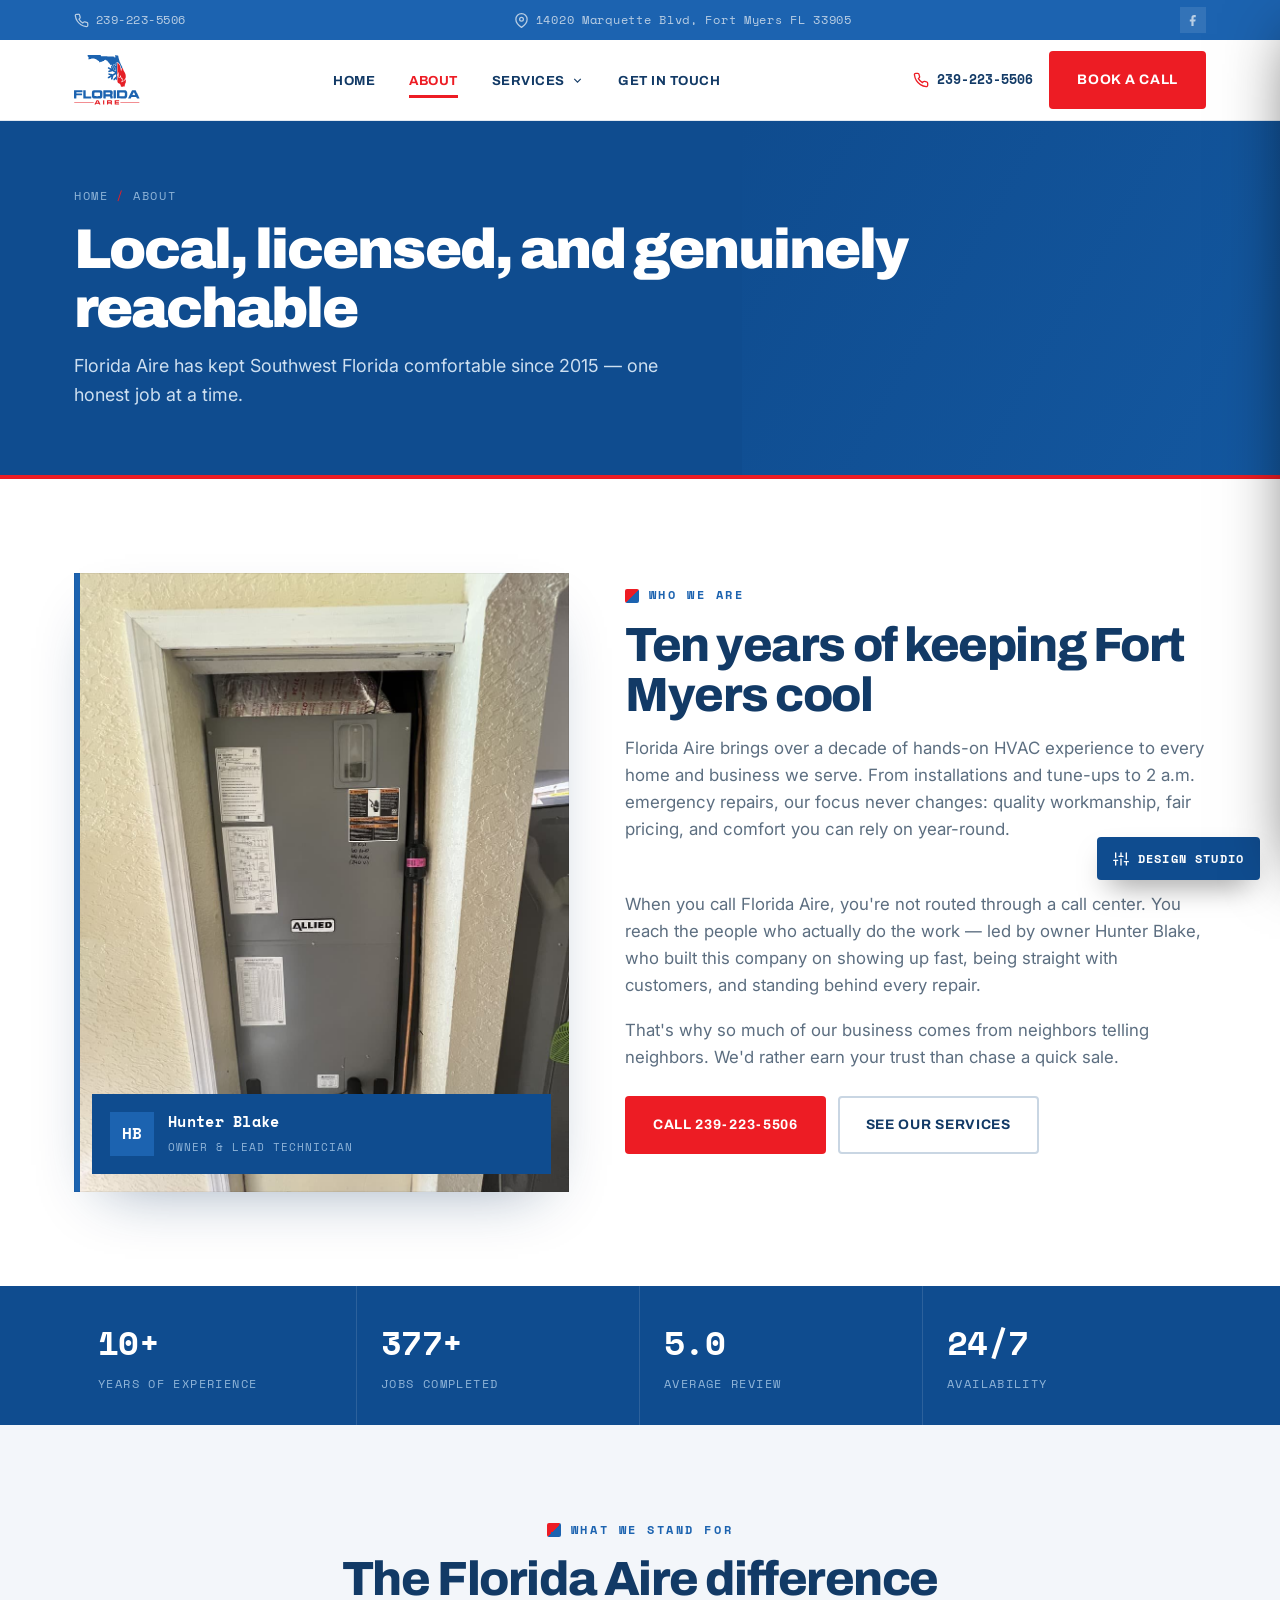
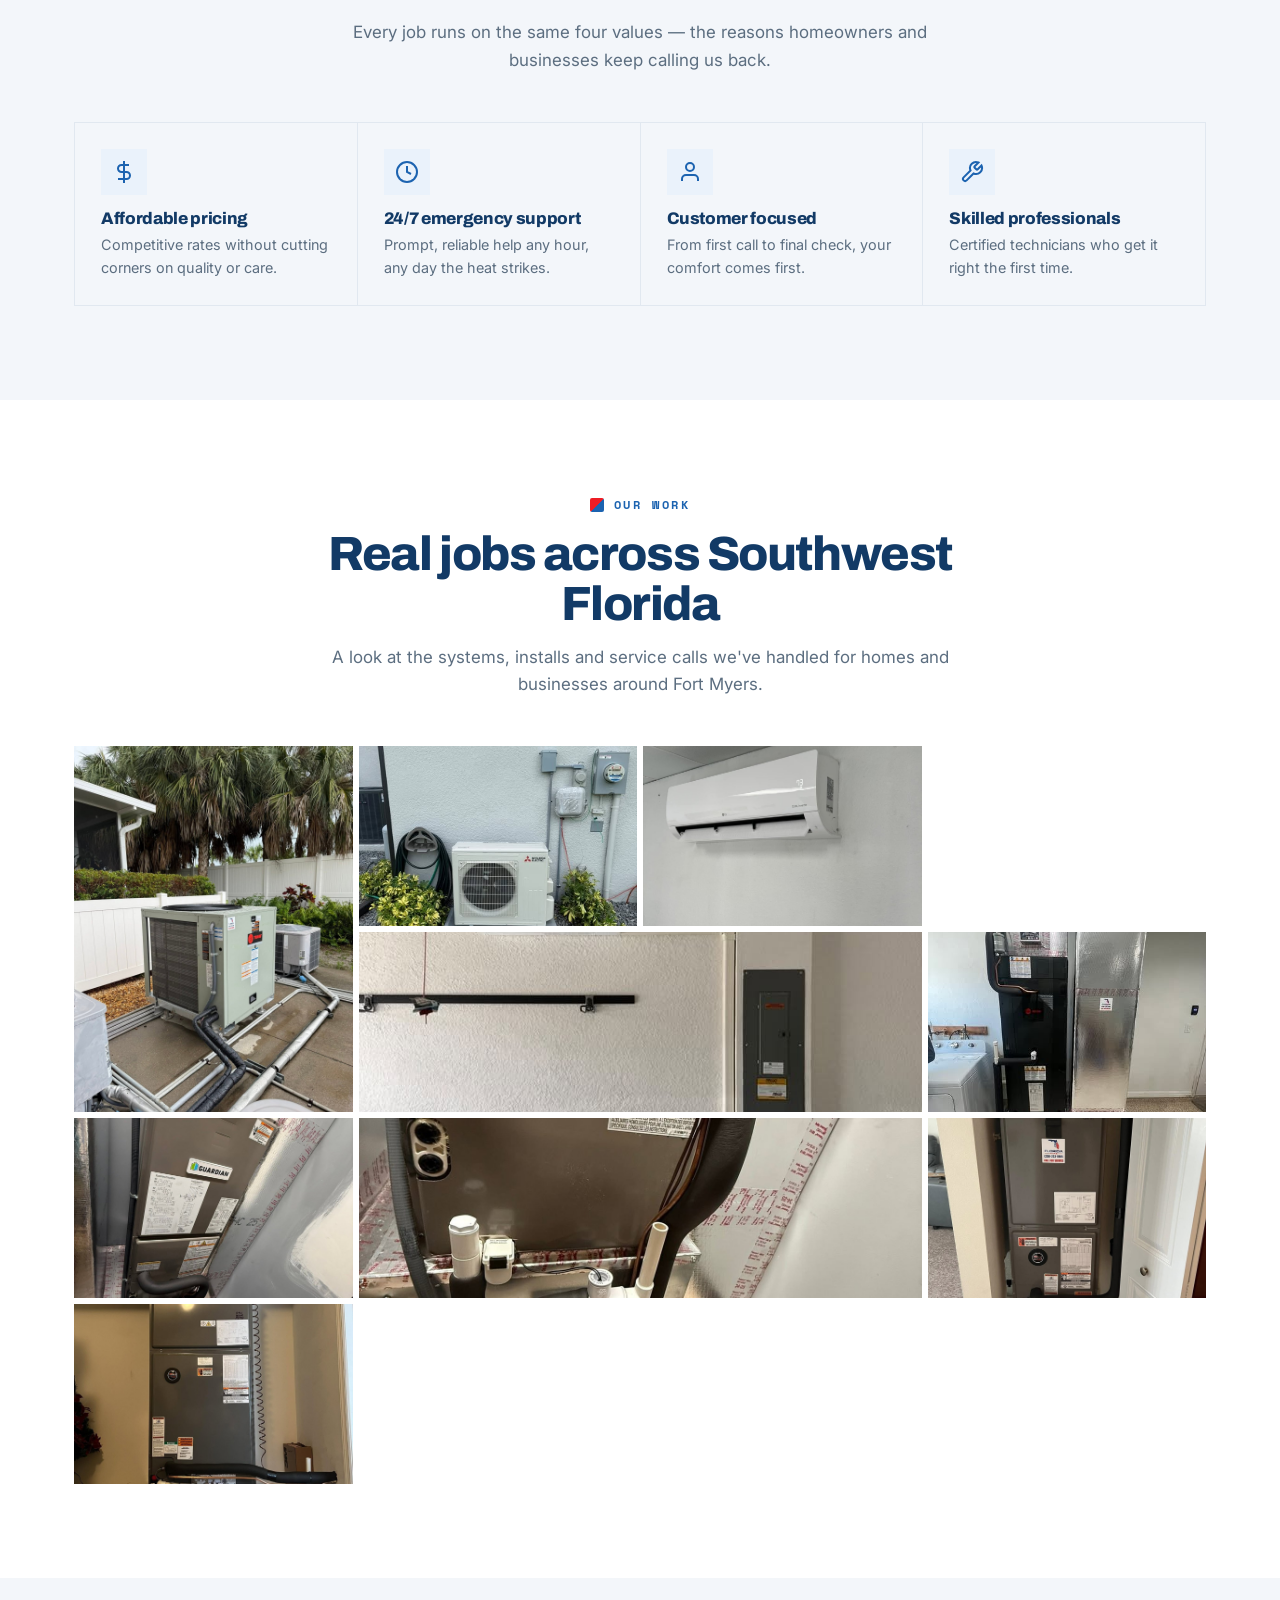
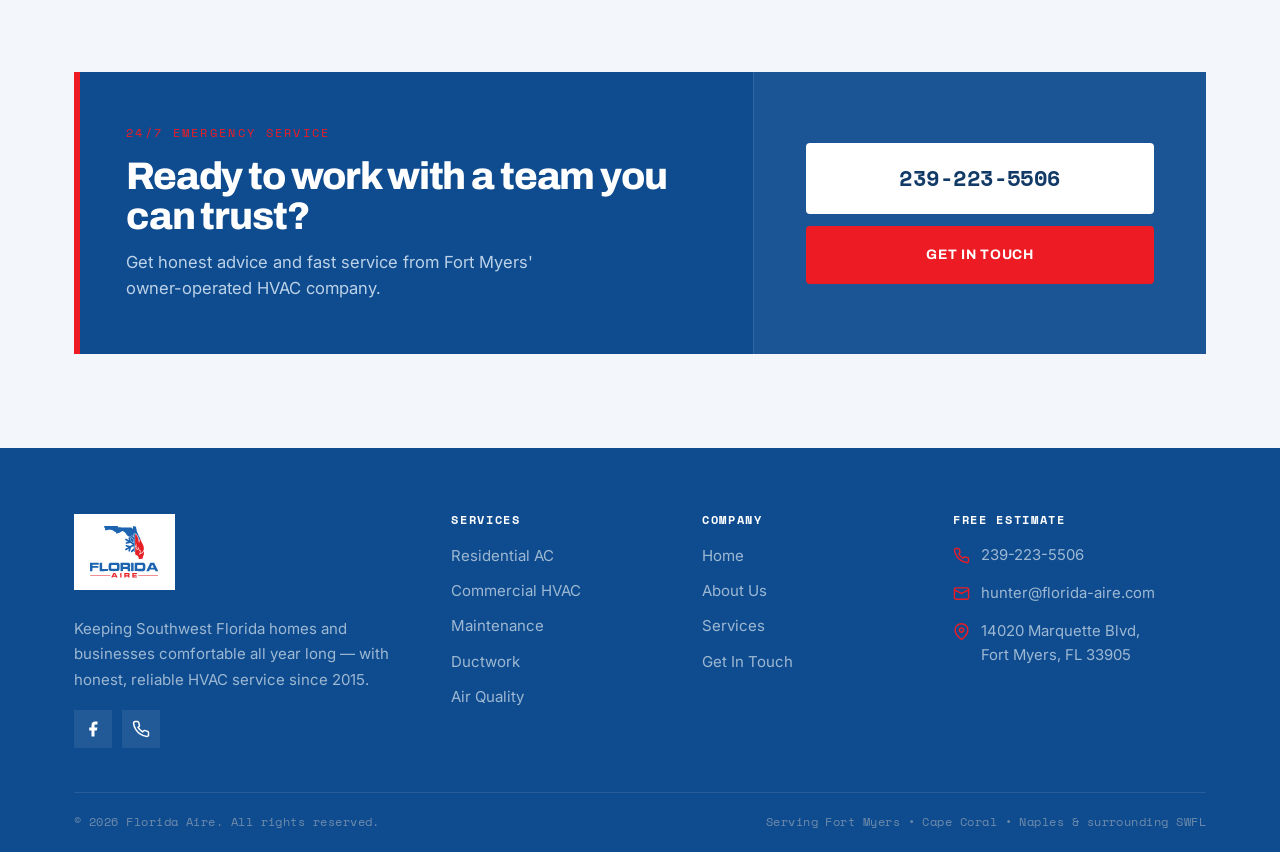
<file: about.html>
<!DOCTYPE html>
<html lang="en">
<head>
<meta charset="UTF-8" />
<meta name="viewport" content="width=device-width, initial-scale=1.0" />
<title>About Florida Aire — Fort Myers HVAC Company Since 2015</title>
<meta name="description" content="Meet Florida Aire: owner-operated HVAC serving Fort Myers, Cape Coral and Naples since 2015. Honest pricing, skilled technicians, and 24/7 service you can count on." />
<link rel="preconnect" href="https://fonts.googleapis.com">
<link rel="preconnect" href="https://fonts.gstatic.com" crossorigin>
<link href="https://fonts.googleapis.com/css2?family=Archivo:wght@400;500;600;700;800;900&family=Sora:wght@400;600;700;800&family=Anton&family=Poppins:wght@400;500;600;700;800&family=Playfair+Display:wght@400;600;700;800&family=Inter:wght@400;500;600;700&family=Figtree:wght@400;500;600;700&family=Roboto:wght@400;500;700&family=Work+Sans:wght@400;500;600;700&family=Lora:wght@400;500;600;700&family=Space+Mono:wght@400;700&display=swap" rel="stylesheet">
<script>(function(){try{var d=document.documentElement,s=localStorage;var L=s.getItem('fa-layout');if(L)d.setAttribute('data-layout',L);else d.setAttribute('data-layout','1');var H=s.getItem('fa-disp');if(H)d.style.setProperty('--disp',H);var B=s.getItem('fa-body');if(B)d.style.setProperty('--body',B);}catch(e){}})();</script>
<link rel="stylesheet" href="styles.css">
<link rel="stylesheet" href="layouts.css">
<link rel="icon" type="image/svg+xml" href="[data-uri]">
<link rel="icon" type="image/png" sizes="32x32" href="assets/favicon-32.png">
<link rel="icon" type="image/png" sizes="16x16" href="assets/favicon-16.png">
<link rel="icon" href="assets/favicon.ico" sizes="any">
<link rel="apple-touch-icon" href="assets/apple-touch-icon.png">
<link rel="manifest" href="site.webmanifest">
<meta name="theme-color" content="#1C63B0">
</head>
<body>
<svg width="0" height="0" style="position:absolute" aria-hidden="true"><defs><linearGradient id="faphg" x1="0" y1="0" x2="1" y2="1"><stop offset="0" stop-color="#1C63B0"/><stop offset="1" stop-color="#0F4C8F"/></linearGradient><symbol id="fa-ph" viewBox="0 0 400 300" preserveAspectRatio="xMidYMid slice"><rect width="400" height="300" fill="url(#faphg)"/><g stroke="#ffffff" stroke-opacity="0.20" stroke-width="7" stroke-linecap="round"><line x1="200.0" y1="150.0" x2="280.0" y2="150.0"/><line x1="246.4" y1="150.0" x2="270.1" y2="164.8"/><line x1="246.4" y1="150.0" x2="270.1" y2="135.2"/><line x1="200.0" y1="150.0" x2="240.0" y2="219.3"/><line x1="223.2" y1="190.2" x2="222.2" y2="218.2"/><line x1="223.2" y1="190.2" x2="247.9" y2="203.3"/><line x1="200.0" y1="150.0" x2="160.0" y2="219.3"/><line x1="176.8" y1="190.2" x2="152.1" y2="203.3"/><line x1="176.8" y1="190.2" x2="177.8" y2="218.2"/><line x1="200.0" y1="150.0" x2="120.0" y2="150.0"/><line x1="153.6" y1="150.0" x2="129.9" y2="135.2"/><line x1="153.6" y1="150.0" x2="129.9" y2="164.8"/><line x1="200.0" y1="150.0" x2="160.0" y2="80.7"/><line x1="176.8" y1="109.8" x2="177.8" y2="81.8"/><line x1="176.8" y1="109.8" x2="152.1" y2="96.7"/><line x1="200.0" y1="150.0" x2="240.0" y2="80.7"/><line x1="223.2" y1="109.8" x2="247.9" y2="96.7"/><line x1="223.2" y1="109.8" x2="222.2" y2="81.8"/></g><text x="200" y="252" fill="#ffffff" fill-opacity="0.5" font-family="monospace" font-size="14" letter-spacing="4" text-anchor="middle">FLORIDA AIRE</text></symbol></defs></svg>
<div class="topbar">
  <div class="wrap">
    <a href="tel:2392235506"><svg viewBox="0 0 24 24" fill="none" stroke="currentColor" stroke-width="2" width="15" height="15"><path d="M22 16.92v3a2 2 0 0 1-2.18 2 19.79 19.79 0 0 1-8.63-3.07 19.5 19.5 0 0 1-6-6 19.79 19.79 0 0 1-3.07-8.67A2 2 0 0 1 4.11 2h3a2 2 0 0 1 2 1.72c.13.96.36 1.9.7 2.81a2 2 0 0 1-.45 2.11L8.09 9.91a16 16 0 0 0 6 6l1.27-1.27a2 2 0 0 1 2.11-.45c.9.34 1.85.57 2.81.7A2 2 0 0 1 22 16.92z"/></svg> 239-223-5506</a>
    <a class="tb-mid" href="https://maps.google.com/?q=14020+Marquette+Blvd+Fort+Myers+FL+33905" target="_blank" rel="noopener"><svg viewBox="0 0 24 24" fill="none" stroke="currentColor" stroke-width="2" width="15" height="15"><path d="M21 10c0 7-9 13-9 13s-9-6-9-13a9 9 0 0 1 18 0z"/><circle cx="12" cy="10" r="3"/></svg> 14020 Marquette Blvd, Fort Myers FL 33905</a>
    <a class="tb-social" href="https://www.facebook.com/profile.php?id=61564320015191" target="_blank" rel="noopener" aria-label="Facebook"><svg viewBox="0 0 24 24" fill="currentColor"><path d="M18 2h-3a5 5 0 0 0-5 5v3H7v4h3v8h4v-8h3l1-4h-4V7a1 1 0 0 1 1-1h3z"/></svg></a>
  </div>
</div>
<header class="nav" id="nav">
  <div class="wrap">
    <a href="index.html" class="brand"><svg xmlns="http://www.w3.org/2000/svg" viewBox="0 0 807 612" class="brand-svg" role="img" aria-label="Florida Aire — Fort Myers HVAC"><g transform="translate(0.000000,612.000000) scale(0.100000,-0.100000)" fill="#1C63B0" stroke="none"><path d="M2079 6116 c-2 -2 -86 -7 -186 -10 -151 -4 -222 -14 -223 -29 0 -1
-7 -24 -15 -50 -8 -26 -10 -45 -5 -42 5 3 26 -19 47 -48 21 -30 49 -59 63 -64
18 -7 26 -18 28 -39 1 -17 -1 -24 -6 -17 -5 7 -8 -10 -8 -40 1 -34 6 -56 16
-64 13 -11 13 -12 -2 -13 -9 0 -20 -5 -24 -12 -4 -7 -3 -8 5 -4 6 4 2 -9 -9
-29 -11 -20 -18 -40 -16 -44 6 -9 160 5 236 21 30 6 66 10 79 9 13 -2 21 2 17
7 -5 9 16 15 104 30 19 3 89 4 155 3 146 -3 154 -4 150 -11 -2 -3 11 -6 28 -6
18 0 55 -12 84 -26 28 -15 54 -24 57 -21 3 4 6 2 6 -4 0 -6 14 -13 31 -17 17
-3 28 -10 24 -16 -3 -5 -3 -10 2 -11 27 -2 45 -10 81 -34 23 -15 39 -31 36
-36 -3 -5 3 -6 12 -2 12 4 15 3 10 -5 -4 -8 -2 -10 7 -6 9 3 16 -3 20 -15 3
-15 10 -19 21 -15 11 4 16 2 14 -7 -2 -7 3 -13 10 -14 8 0 19 -8 26 -17 8 -11
26 -18 47 -18 24 0 38 -6 47 -21 8 -12 9 -18 3 -14 -6 3 -11 2 -11 -3 0 -5 9
-12 20 -15 11 -3 20 -9 18 -14 -1 -4 1 -30 6 -56 8 -53 -1 -51 114 -30 20 3
43 5 50 4 6 -1 12 2 12 7 0 6 19 17 42 27 37 15 42 15 50 1 11 -20 32 -20 48
-1 7 9 19 14 27 11 7 -3 13 -1 13 5 0 12 40 48 54 49 5 0 20 12 33 26 23 25
29 26 89 21 64 -6 64 -6 64 36 0 64 26 87 97 87 22 0 43 4 49 10 6 6 26 1 57
-13 26 -13 44 -26 40 -30 -3 -4 1 -7 11 -7 22 0 103 -43 140 -74 22 -18 27
-30 23 -48 -6 -21 -5 -22 8 -5 14 20 32 6 19 -15 -4 -7 -3 -8 4 -4 7 4 12 1
12 -7 0 -8 14 -28 30 -45 17 -18 30 -29 30 -25 0 3 9 -4 20 -17 19 -22 24 -40
21 -69 -2 -8 2 -10 11 -5 9 6 9 2 -2 -12 -8 -10 -11 -16 -6 -12 5 4 14 2 22
-5 7 -7 25 -21 40 -32 39 -29 75 -67 69 -73 -2 -3 7 -15 20 -28 14 -13 25 -28
25 -34 0 -6 4 -9 9 -6 5 3 14 -8 21 -25 19 -45 65 -84 58 -48 -2 7 8 15 22 19
28 8 90 -14 90 -31 0 -7 9 -20 20 -29 21 -18 21 -18 -9 -39 -16 -12 -33 -21
-38 -21 -6 0 -18 -9 -28 -20 -10 -11 -21 -18 -24 -15 -7 4 -7 -115 1 -150 2
-11 11 -34 21 -52 22 -41 23 -103 1 -103 -9 0 -12 5 -8 12 4 7 3 8 -4 4 -7 -4
-21 -1 -33 7 -15 11 -17 16 -7 20 7 3 2 5 -12 4 -16 -1 -24 3 -22 11 1 8 -2
11 -8 7 -6 -4 -26 5 -45 19 -18 14 -38 26 -44 26 -5 0 -23 12 -40 26 -17 14
-36 22 -42 18 -8 -4 -9 -3 -5 4 5 8 -1 12 -18 12 -14 0 -27 4 -30 9 -8 13 -67
-10 -88 -34 -21 -25 -23 -72 -3 -116 8 -19 14 -29 15 -24 0 6 3 6 8 0 4 -6 37
-26 74 -45 36 -19 64 -38 62 -42 -3 -4 1 -5 9 -3 7 3 25 -5 40 -19 15 -14 27
-23 27 -20 0 3 9 0 20 -6 11 -6 18 -15 15 -20 -4 -6 2 -7 12 -3 15 6 16 5 5
-9 -11 -14 -10 -16 9 -11 20 6 21 4 9 -9 -8 -8 -24 -13 -38 -10 -17 3 -23 1
-18 -7 5 -8 -7 -11 -38 -11 -25 0 -48 -5 -51 -10 -3 -6 -26 -15 -49 -21 -36
-9 -47 -18 -62 -49 -10 -21 -22 -36 -26 -34 -14 9 26 -62 45 -78 25 -22 99
-33 125 -19 11 6 31 11 44 11 13 0 28 4 34 9 5 5 23 12 39 15 41 7 95 22 125
33 14 6 31 8 39 5 8 -3 11 0 7 7 -5 7 5 11 31 12 21 0 47 2 57 4 26 5 78 -23
70 -37 -4 -7 -3 -8 4 -4 6 3 16 -3 22 -14 6 -11 16 -20 23 -20 7 0 6 4 -3 10
-8 5 -10 10 -4 10 6 0 19 -9 29 -20 10 -11 22 -17 27 -14 4 3 7 0 6 -8 -2 -8
4 -12 15 -10 9 2 17 -2 17 -8 0 -6 5 -8 10 -5 14 9 62 -23 55 -35 -4 -6 0 -10
7 -10 8 0 14 -9 15 -20 1 -11 -4 -20 -10 -19 -25 3 -36 -2 -41 -18 -8 -24 -48
-41 -74 -32 -16 6 -20 5 -16 -6 4 -8 -16 -27 -53 -51 -84 -54 -109 -57 -198
-24 -11 5 -46 14 -77 21 -32 7 -58 16 -58 20 0 4 -8 7 -17 6 -26 -1 -143 25
-148 33 -3 4 -23 4 -47 0 -23 -5 -48 -5 -56 -2 -11 4 -13 1 -7 -7 4 -7 4 -16
-1 -20 -5 -3 -16 -17 -25 -31 -22 -34 10 -94 61 -117 62 -27 74 -31 135 -44
92 -19 105 -28 69 -46 -16 -8 -46 -26 -66 -40 -21 -14 -42 -22 -49 -17 -8 5
-9 3 -4 -6 6 -10 4 -12 -9 -7 -11 5 -15 3 -10 -5 5 -8 2 -9 -10 -5 -9 4 -15 3
-11 -2 6 -10 -49 -41 -72 -41 -8 0 -11 -5 -7 -12 5 -7 2 -9 -9 -5 -11 4 -14 2
-10 -9 5 -12 -7 -19 -29 -15 -5 0 -8 -6 -8 -14 0 -9 -9 -33 -20 -55 -20 -39
-29 -79 -12 -52 8 12 38 -32 34 -49 -1 -4 8 -4 20 -1 15 4 19 2 13 -7 -6 -10
-3 -11 11 -3 11 5 37 13 58 17 22 3 51 15 64 26 14 10 35 19 48 19 12 0 26 5
30 12 5 7 3 8 -6 3 -9 -5 -11 -4 -6 3 5 9 13 9 26 2 25 -13 40 -12 16 1 -16
10 -14 13 23 30 23 10 41 23 41 29 0 5 5 10 11 10 6 0 17 7 25 15 37 37 59
-19 26 -64 -12 -16 -23 -52 -27 -87 -3 -32 -9 -72 -12 -88 -3 -19 -2 -26 6
-22 6 4 11 1 11 -8 0 -9 11 -23 25 -32 14 -9 23 -20 20 -24 -8 -12 56 -4 90
11 17 8 30 19 30 24 0 16 27 89 37 102 5 7 7 21 3 31 -3 12 1 26 11 36 9 9 14
22 11 30 -8 19 13 107 24 101 5 -4 6 0 3 8 -7 20 13 93 32 112 9 8 11 15 4 15
-6 0 -2 9 9 21 12 13 25 18 33 13 7 -4 10 -4 6 1 -12 13 38 46 58 38 11 -4 15
-2 11 4 -7 11 41 38 62 34 8 -1 10 2 5 10 -5 9 -2 10 9 6 10 -4 17 -1 17 6 0
15 56 41 70 32 7 -4 14 2 17 14 13 52 24 -2 22 -120 -1 -97 -4 -133 -15 -144
-8 -7 -14 -18 -14 -23 0 -12 -29 -26 -50 -24 -11 1 -11 0 -2 -4 10 -5 10 -9 1
-20 -6 -8 -15 -11 -20 -8 -5 3 -9 0 -9 -6 0 -14 -160 -174 -183 -183 -10 -4
-16 -11 -12 -17 3 -5 0 -20 -7 -32 -18 -34 -19 -85 -2 -103 8 -8 13 -18 10
-23 -2 -4 3 -9 12 -10 81 -9 101 -9 99 2 -1 6 6 10 17 8 12 -2 16 1 10 9 -5 9
-2 10 10 6 13 -5 17 -3 13 7 -7 17 37 61 52 52 7 -5 8 -1 4 10 -5 14 -3 16 11
11 10 -4 15 -3 11 3 -9 14 43 67 53 55 15 -16 32 -77 25 -88 -3 -5 -2 -7 4 -4
5 4 16 -5 23 -18 7 -14 17 -25 22 -25 5 0 7 -4 3 -9 -3 -5 -1 -12 5 -16 5 -3
10 -1 10 6 0 8 4 8 15 -1 12 -10 16 -10 20 1 6 16 12 2179 6 2174 -2 -3 -12 0
-22 5 -12 7 -19 6 -21 -2 -2 -6 -15 -12 -28 -13 -30 -2 -32 -10 -37 -230 -2
-99 -6 -186 -9 -194 -5 -16 -74 43 -74 64 0 6 -18 22 -39 35 -21 14 -37 28
-34 33 2 4 -2 7 -10 7 -8 0 -22 9 -32 20 -22 24 -98 26 -117 3 -6 -7 -7 -13
-3 -13 4 0 2 -7 -5 -15 -7 -8 -14 -38 -15 -67 -2 -28 0 -46 4 -39 8 13 48 -36
43 -52 -1 -5 2 -6 8 -2 6 3 17 -1 26 -9 9 -9 11 -16 4 -16 -6 0 -9 -4 -5 -10
3 -5 13 -6 22 -3 12 5 15 2 10 -10 -4 -11 -2 -14 7 -11 13 5 53 -44 48 -59 -1
-5 2 -6 8 -2 12 7 80 -53 80 -71 0 -7 8 -15 18 -18 43 -14 52 -54 52 -239 0
-173 -5 -201 -32 -177 -22 18 -179 110 -188 110 -5 0 -17 9 -27 19 -10 10 -27
20 -37 22 -27 5 -67 87 -60 122 4 19 1 29 -10 33 -9 3 -16 17 -16 30 0 13 -4
32 -9 42 -12 22 -56 193 -55 210 1 6 -2 12 -7 12 -5 0 -9 6 -9 13 0 7 -9 18
-20 25 -12 7 -18 18 -14 24 5 7 2 9 -9 5 -11 -4 -14 -2 -10 9 6 17 3 17 42 3
20 -7 30 -17 29 -28 -2 -9 3 -15 10 -13 18 3 34 -45 22 -68 -7 -13 -7 -21 2
-26 7 -5 8 -3 3 6 -5 8 -4 11 2 7 5 -3 32 -84 58 -178 54 -190 52 -186 154
-240 48 -25 67 -40 65 -53 -2 -13 1 -15 11 -6 8 7 20 8 27 4 26 -17 39 -13 32
8 -5 16 -3 19 7 12 11 -6 12 -5 3 7 -15 18 -19 195 -4 204 5 3 10 12 10 18 0
7 -4 6 -11 -3 -8 -11 -9 -6 -5 20 4 25 3 31 -4 20 -9 -13 -14 -7 -11 13 0 4
-6 7 -15 7 -8 0 -13 4 -9 10 3 5 -8 16 -25 25 -16 8 -30 22 -30 30 0 8 -6 15
-13 15 -13 0 -98 81 -101 96 0 5 -5 8 -9 6 -5 -1 -6 2 -2 8 3 6 -3 10 -15 10
-16 0 -20 4 -16 16 3 8 2 13 -3 10 -9 -6 -55 43 -47 51 3 3 -1 15 -9 27 -17
23 -21 101 -5 91 6 -3 10 2 10 13 0 20 29 52 48 52 7 0 12 5 12 10 0 6 20 10
45 10 25 0 45 -5 45 -11 0 -5 5 -7 10 -4 6 3 10 2 10 -4 0 -6 10 -15 23 -21
21 -11 21 -10 3 4 -11 9 -15 16 -9 16 11 0 50 -39 46 -46 -8 -11 -2 -24 8 -19
6 4 20 -2 32 -13 36 -34 42 -15 43 129 0 154 12 186 81 214 33 14 83 11 83 -5
0 -4 17 -7 38 -6 31 1 36 -2 34 -17 -3 -16 0 -17 17 -7 19 10 25 7 22 -12 0
-4 5 -5 12 -2 7 2 19 -7 27 -21 8 -15 20 -23 27 -20 8 2 12 1 9 -4 -3 -5 3
-11 14 -14 11 -3 20 -12 20 -21 0 -9 4 -16 10 -16 5 0 9 -6 7 -12 -1 -7 3 -12
10 -11 8 2 10 -4 6 -14 -4 -10 -2 -14 4 -10 13 8 47 -29 38 -42 -3 -6 1 -11 9
-11 9 0 18 -11 22 -25 3 -14 10 -25 14 -25 5 0 12 -14 15 -32 4 -17 14 -38 21
-46 8 -7 14 -27 14 -43 0 -16 4 -29 10 -29 12 0 40 -65 40 -94 0 -12 4 -26 10
-32 9 -9 27 -113 33 -198 2 -28 9 -52 15 -54 7 -2 12 1 12 8 0 6 8 10 18 8 12
-2 18 5 20 22 2 19 1 22 -7 10 -5 -8 -7 -19 -4 -25 3 -5 0 -5 -7 2 -16 15 47
115 67 108 7 -2 12 1 10 7 -1 7 3 12 8 13 6 0 16 4 22 8 9 6 11 3 7 -10 -5
-17 -5 -17 6 0 6 9 9 21 5 26 -3 5 0 13 6 16 11 7 -22 45 -40 45 -5 0 -12 7
-15 16 -6 15 -4 15 10 3 16 -13 16 -12 4 8 -8 12 -18 19 -24 16 -5 -3 -6 -1
-2 6 5 7 -2 21 -16 34 -12 12 -29 35 -35 50 -15 33 -17 48 -3 27 5 -8 10 -10
10 -4 0 6 -9 19 -21 30 -11 10 -30 39 -41 64 -11 25 -31 67 -44 94 -13 28 -24
56 -24 63 0 7 -4 13 -9 13 -11 0 -36 59 -27 67 3 3 1 12 -5 20 -6 7 -9 22 -6
33 3 11 1 18 -4 14 -5 -3 -9 1 -9 8 0 9 -3 9 -10 -2 -8 -12 -10 -11 -10 6 0
11 -4 24 -8 30 -16 17 -52 116 -46 126 3 5 1 14 -4 21 -5 7 -13 28 -16 47 -4
19 -11 44 -16 55 -16 36 -40 132 -40 159 0 14 -5 26 -10 26 -7 0 -7 7 1 21 7
14 7 19 0 15 -13 -8 -17 8 -47 189 -22 131 -14 121 -102 134 -42 6 -81 16 -85
20 -5 5 -16 7 -25 4 -8 -4 -21 2 -28 12 -9 12 -14 14 -14 6 0 -10 -7 -9 -26 4
-14 9 -35 15 -45 12 -10 -3 -19 0 -19 6 0 6 -3 7 -7 3 -5 -4 -7 -11 -6 -14 1
-4 -5 -14 -13 -23 -25 -27 -28 -84 -9 -135 13 -34 14 -49 6 -57 -13 -13 -15
-30 -1 -22 5 3 5 -7 -1 -25 -10 -26 -35 -50 -53 -50 -13 0 -46 46 -46 65 0 68
-32 73 -510 81 -162 2 -317 6 -345 9 -27 2 -205 7 -395 11 -190 4 -350 11
-356 16 -6 4 -18 6 -27 2 -19 -7 -30 10 -33 57 -2 21 -10 50 -20 64 -16 25
-16 25 -603 25 -323 0 -590 -2 -592 -4z"/><path d="M5407 3838 c-4 -14 -9 -34 -13 -45 -3 -10 2 -5 11 10 9 16 15 36 13
45 -3 12 -6 9 -11 -10z"/><path d="M6355 3170 c3 -5 10 -10 16 -10 5 0 9 5 9 10 0 6 -7 10 -16 10 -8 0
-12 -4 -9 -10z"/><path d="M4852 3017 c-8 -10 -6 -13 7 -13 11 0 17 6 14 13 -3 7 -6 13 -8 13
-1 0 -7 -6 -13 -13z"/><path d="M5500 2610 c20 -13 33 -13 25 0 -3 6 -14 10 -23 10 -15 0 -15 -2 -2
-10z"/><path d="M6275 2547 c-4 -10 -5 -21 -1 -24 10 -10 18 4 13 24 -4 17 -4 17 -12
0z"/><path d="M485 1800 l-480 -5 -3 -492 c-2 -492 -2 -492 20 -499 28 -9 243 -8
258 1 6 4 10 72 10 184 0 160 2 180 18 194 17 15 56 17 350 17 l332 0 0 104
c0 88 -3 105 -17 110 -9 4 -165 6 -347 6 l-330 -2 -1 69 0 68 370 5 c204 3
371 7 371 8 4 8 -2 221 -7 226 -11 11 -69 12 -544 6z"/><path d="M3613 1800 c-23 -9 -23 -9 -22 -487 0 -263 4 -487 8 -498 7 -18 16
-19 132 -17 170 4 155 -9 151 130 l-4 118 247 2 c247 1 302 -5 292 -32 -3 -8
-2 -16 3 -18 6 -2 10 -16 11 -33 1 -16 6 -48 12 -70 5 -22 10 -51 11 -65 1
-25 1 -25 126 -31 172 -7 164 -14 156 135 -3 66 -11 139 -17 161 -6 22 -11 45
-11 52 -1 7 -4 10 -8 8 -4 -3 -15 4 -25 15 -10 11 -15 20 -10 20 4 0 2 6 -4
13 -8 11 -6 18 9 32 11 10 20 14 20 9 0 -4 10 10 22 31 33 61 40 319 9 370
-11 20 -18 42 -14 52 4 11 3 14 -5 9 -7 -4 -23 5 -39 20 -14 14 -44 34 -65 44
-21 9 -35 20 -32 23 4 3 -195 6 -441 7 -247 0 -457 2 -469 5 -12 2 -31 0 -43
-5z m524 -271 c105 3 189 2 186 -2 -3 -4 6 -7 19 -6 39 4 59 -1 53 -11 -3 -5
0 -7 8 -4 20 7 35 -15 43 -64 5 -33 3 -43 -9 -48 -9 -3 -13 -12 -10 -21 4 -11
2 -14 -5 -9 -7 4 -12 2 -12 -6 0 -32 -54 -39 -293 -38 l-236 1 1 104 c1 98 2
104 22 107 12 2 26 1 31 -2 6 -4 96 -4 202 -1z"/><path d="M7134 1802 c-10 -2 -25 -11 -32 -20 -7 -10 -16 -16 -20 -15 -4 2 -7
-6 -7 -16 0 -11 -3 -23 -7 -27 -5 -4 -8 -16 -8 -26 0 -11 -4 -16 -10 -13 -6 3
-10 -4 -10 -17 -1 -26 -30 -72 -30 -47 0 8 -7 1 -15 -14 -8 -15 -11 -35 -8
-44 4 -11 3 -14 -5 -9 -8 5 -10 2 -6 -8 3 -9 2 -16 -3 -16 -5 0 -10 -10 -10
-22 -1 -13 -7 -24 -13 -26 -5 -2 -10 -10 -10 -18 0 -9 -4 -12 -10 -9 -6 3 -7
-1 -4 -9 3 -9 2 -16 -4 -16 -5 0 -9 -8 -8 -17 0 -10 -4 -17 -11 -16 -8 2 -10
-4 -6 -14 5 -12 3 -14 -7 -8 -10 6 -12 4 -7 -9 9 -22 -32 -98 -46 -89 -6 4 -8
-2 -5 -15 4 -14 2 -20 -4 -16 -6 4 -8 1 -6 -7 6 -15 -16 -65 -38 -87 -8 -7
-14 -20 -14 -28 0 -9 -5 -12 -11 -8 -7 4 -9 0 -5 -14 4 -11 1 -26 -6 -33 -7
-8 -13 -18 -14 -24 -1 -22 -26 -75 -35 -75 -5 0 -8 -6 -6 -12 1 -7 -4 -12 -11
-10 -7 1 -12 -3 -11 -10 4 -31 -2 -49 -13 -42 -6 4 -8 3 -4 -4 3 -6 -3 -26
-14 -45 -21 -35 -21 -35 11 -42 58 -13 289 -11 289 2 0 6 11 20 24 31 14 10
24 28 23 39 -1 22 31 94 47 105 14 10 558 10 571 0 18 -13 42 -47 26 -38 -9 6
-12 5 -9 -5 3 -8 10 -13 17 -12 13 3 40 -48 43 -81 1 -13 6 -22 10 -20 4 3 8
1 8 -4 0 -19 36 -24 155 -22 175 1 170 -1 147 53 -7 16 -9 33 -6 39 4 6 3 8
-3 5 -13 -8 -34 38 -27 58 4 8 2 15 -2 15 -17 0 -63 85 -60 112 2 18 -1 25
-10 21 -9 -3 -11 2 -7 18 4 14 2 20 -5 15 -11 -7 -42 46 -42 73 0 9 -9 24 -21
34 -14 12 -18 24 -13 39 4 15 3 18 -7 13 -9 -6 -11 -3 -6 8 3 10 3 17 -1 17
-11 0 -53 76 -46 82 9 9 -19 58 -29 51 -6 -4 -8 0 -4 11 4 9 3 15 -2 12 -11
-7 -64 102 -63 127 0 9 -2 16 -6 14 -4 -2 -19 20 -34 50 -15 29 -24 52 -20 49
4 -3 9 5 9 17 2 17 0 19 -7 7 -8 -12 -10 -11 -11 5 -1 11 0 24 1 30 1 5 -2 7
-6 2 -4 -4 -14 -1 -23 7 -15 13 -359 28 -417 18z m209 -258 c-3 -8 0 -14 7
-14 6 0 10 -6 7 -12 -2 -7 7 -26 20 -42 14 -17 22 -35 18 -45 -3 -8 -3 -12 1
-8 8 7 44 -56 44 -77 0 -8 4 -16 8 -18 9 -3 62 -110 62 -124 0 -3 -7 -1 -15 6
-8 7 -15 9 -15 4 0 -13 -283 -11 -292 1 -5 6 -8 4 -8 -5 -1 -12 -4 -11 -15 4
-15 20 -6 57 23 89 9 11 17 24 17 30 2 29 18 49 27 35 7 -10 8 -9 4 5 -6 20 8
62 29 83 8 9 15 22 15 30 0 28 28 70 49 71 13 1 18 -3 14 -13z"/><path d="M1144 1792 c-15 -10 -25 -42 -14 -42 6 0 10 -171 9 -466 0 -268 3
-470 9 -476 11 -11 943 -11 955 1 5 5 10 44 13 87 2 44 6 89 9 102 3 13 1 22
-6 22 -7 0 -10 3 -6 6 24 25 -30 29 -344 26 -328 -3 -328 -3 -334 20 -3 13 -4
168 -3 346 2 199 -1 322 -7 322 -5 0 -4 5 3 12 7 7 8 17 1 30 -9 16 -24 18
-142 18 -73 0 -137 -4 -143 -8z"/><path d="M2370 1784 c-14 -8 -31 -12 -38 -9 -8 3 -23 -2 -35 -10 -13 -9 -16
-15 -8 -15 11 0 10 -5 -4 -20 -10 -11 -22 -17 -26 -14 -5 3 -9 0 -9 -7 0 -7
-6 -20 -13 -28 -36 -43 -47 -134 -47 -390 0 -273 8 -321 66 -382 13 -14 21
-29 17 -33 -5 -4 -3 -6 2 -5 12 3 75 -33 75 -43 0 -5 7 -8 16 -8 8 0 13 -4 9
-10 -4 -6 152 -9 425 -10 444 0 497 4 551 41 14 10 28 16 31 13 3 -2 11 3 19
13 12 15 12 16 -1 8 -8 -4 -3 5 11 21 64 70 64 69 66 422 2 208 -1 321 -7 317
-6 -3 -10 -1 -10 6 0 7 -7 20 -16 30 -8 9 -16 26 -17 38 -1 12 -6 20 -13 17
-6 -2 -17 4 -25 15 -7 10 -19 19 -27 19 -7 0 -10 5 -6 12 4 7 3 8 -5 4 -6 -4
-25 0 -43 8 -44 22 -898 22 -938 0z m744 -258 c12 -3 16 -10 13 -20 -4 -10 -1
-13 8 -9 8 3 12 10 9 17 -4 6 4 1 17 -12 23 -21 24 -30 27 -159 4 -150 -5
-243 -19 -208 -7 19 -11 11 -9 -20 1 -3 -6 -12 -14 -20 -18 -18 -598 -24 -604
-6 -2 6 -10 11 -17 11 -22 0 -28 36 -29 200 -2 172 0 190 21 190 8 0 12 4 8 9
-3 5 0 13 6 17 7 4 9 3 6 -3 -4 -6 0 -13 8 -16 9 -4 12 -1 8 8 -3 9 3 18 15
22 22 8 514 7 546 -1z"/><path d="M4844 1785 c-4 -8 -4 -22 0 -30 3 -8 0 -15 -7 -15 -7 0 -8 -3 -2 -8
12 -8 14 -903 3 -895 -16 9 -7 -10 10 -23 28 -22 279 -19 284 3 2 9 2 234 0
500 l-2 483 -141 0 c-115 0 -141 -3 -145 -15z"/><path d="M5267 1758 c-6 -52 -6 -928 0 -945 4 -10 125 -13 536 -13 293 0 527
4 520 8 -7 4 4 15 30 27 23 11 48 28 55 38 7 9 18 15 23 12 5 -4 9 0 9 8 0 8
7 20 15 27 8 7 15 18 14 24 -3 22 1 35 14 48 28 28 38 124 36 347 -1 121 -5
218 -9 216 -5 -3 -13 17 -20 44 -6 27 -18 52 -26 55 -12 5 -13 10 -3 28 11 21
11 22 -4 9 -12 -9 -17 -10 -17 -2 0 15 -22 37 -80 82 -24 18 -40 27 -36 19 7
-12 6 -13 -5 -2 -10 9 -130 12 -530 12 -517 0 -517 0 -522 -42z m901 -250 c18
-15 22 -17 12 -4 -14 18 -14 19 8 7 13 -7 27 -23 32 -37 15 -38 8 -330 -8
-346 -11 -11 -12 -10 -6 7 7 17 6 18 -8 5 -8 -8 -14 -20 -11 -26 5 -14 -40
-37 -74 -36 -15 0 -146 0 -290 1 l-263 1 0 215 c0 165 3 215 13 215 8 0 8 3
-2 9 -23 15 12 16 302 14 267 -1 269 -1 295 -25z"/><path d="M2244 861 c0 -11 5 -17 13 -14 10 4 11 9 2 19 -15 18 -15 18 -15 -5z"/><path d="M4660 294 c0 -8 5 -12 10 -9 6 3 10 10 10 16 0 5 -4 9 -10 9 -5 0
-10 -7 -10 -16z"/><path d="M2486 142 c-9 -27 -5 -34 10 -24 7 4 8 16 4 27 -7 19 -7 19 -14 -3z"/></g><g transform="translate(0.000000,612.000000) scale(0.100000,-0.100000)" fill="#E51F26" stroke="none"><path d="M5310 4403 c0 -427 2 -774 5 -771 3 3 26 76 50 164 25 87 58 186 74
219 28 60 28 60 23 -175 -8 -370 33 -505 142 -467 29 10 29 10 23 153 -3 79
-2 144 2 144 24 0 156 -258 178 -347 9 -38 18 -74 19 -81 6 -23 48 -9 62 21
19 39 28 34 48 -25 18 -55 16 -201 -5 -263 -17 -53 -22 -85 -12 -85 22 0 168
108 230 171 75 75 125 151 161 249 22 57 25 81 25 195 0 147 -17 222 -85 380
-37 88 -54 119 -153 281 -54 90 -90 195 -106 309 -13 94 -14 94 -49 69 -71
-53 -122 -173 -143 -336 -11 -82 -13 -88 -24 -67 -24 46 -57 204 -65 309 -22
286 -152 562 -326 695 -81 62 -74 127 -74 -742z"/><path d="M5377 3680 c-61 -163 -62 -171 -62 -515 0 -320 0 -320 34 -393 31
-66 37 -73 59 -67 53 13 216 -101 267 -189 46 -78 66 -154 54 -199 -19 -70 50
-114 127 -82 25 10 52 14 75 10 26 -5 62 1 119 19 88 28 96 27 111 -11 8 -21
12 -23 25 -12 29 24 36 49 24 79 -9 22 -9 33 1 52 7 12 11 46 10 75 -2 39 5
69 29 125 55 129 59 138 73 138 11 0 16 36 21 178 3 97 9 197 12 222 6 45 6
45 -56 -22 -81 -89 -212 -186 -333 -249 -85 -44 -186 -83 -194 -76 -1 2 20 47
47 100 52 104 70 168 70 247 0 50 0 50 -40 50 -55 0 -86 32 -95 96 -11 86 -27
144 -45 166 -18 22 -18 22 -25 -22 -9 -56 -43 -90 -88 -90 -129 0 -165 56
-191 305 -12 110 -12 110 -29 65z"/><path d="M6322 2660 c0 -19 2 -27 5 -17 2 9 2 25 0 35 -3 9 -5 1 -5 -18z"/><path d="M2762 578 c-13 -18 -252 -508 -252 -519 0 -5 34 -9 75 -9 76 0 76 0
98 50 22 50 22 50 192 50 170 0 170 0 195 -48 25 -47 25 -47 98 -50 46 -2 72
1 72 8 0 10 -61 140 -195 414 -57 116 -57 116 -165 116 -74 0 -111 -4 -118
-12z m175 -205 l51 -108 -105 -3 c-58 -1 -108 -1 -110 2 -7 7 94 216 105 216
4 0 31 -48 59 -107z"/><path d="M3566 534 c-9 -78 -7 -457 3 -473 5 -8 29 -11 72 -9 l64 3 0 265 0
265 -66 3 c-66 3 -66 3 -73 -54z"/><path d="M4047 584 c-4 -4 -7 -126 -7 -271 l0 -263 70 0 c70 0 70 0 70 64 0
79 -5 76 160 76 157 0 163 -4 172 -105 3 -30 3 -30 72 -30 80 0 79 -2 66 102
-7 51 -14 72 -30 85 -22 18 -22 18 4 48 44 52 49 175 9 228 -50 67 -50 67
-326 70 -139 2 -256 0 -260 -4z m445 -151 c24 -21 23 -68 -2 -93 -19 -19 -31
-20 -163 -18 -142 3 -142 3 -145 66 -3 62 -3 62 144 62 123 0 150 -3 166 -17z"/><path d="M4980 320 l0 -270 269 0 c297 0 278 -5 277 70 -1 45 -1 45 -201 50
-200 5 -200 5 -203 53 -3 47 -3 47 187 47 191 0 191 0 191 50 0 50 0 50 -157
51 -240 2 -217 -3 -221 47 -3 42 -3 42 197 42 223 0 216 -2 207 70 -2 14 -4
33 -5 43 -1 16 -21 17 -271 17 l-270 0 0 -270z"/><path d="M20 320 c0 -30 0 -30 1200 -30 1200 0 1200 0 1200 30 0 30 0 30
-1200 30 -1200 0 -1200 0 -1200 -30z"/><path d="M5667 343 c-4 -3 -7 -17 -7 -30 0 -23 0 -23 1176 -23 1175 0 1175 0
1172 28 -3 27 -3 27 -1169 30 -641 1 -1169 -1 -1172 -5z"/></g></svg></a>
    <nav class="navlinks" id="navlinks">
      <a href="index.html" class="">Home</a>
      <a href="about.html" class="active">About</a>
      <div class="dd">
        <a href="services.html" class="">Services <svg class="caret" viewBox="0 0 24 24" fill="none" stroke="currentColor" stroke-width="2"><path d="M6 9l6 6 6-6"/></svg></a>
        <div class="dd-menu">
          <div class="dd-label">Residential</div>
          <a href="services.html#residential">24/7 Emergency AC</a>
          <a href="services.html#residential">AC Repair</a>
          <a href="services.html#residential">Maintenance &amp; Tune-Ups</a>
          <a href="services.html#residential">Installation &amp; Replacement</a>
          <div class="dd-label">Commercial</div>
          <a href="services.html#commercial">Commercial HVAC Repair</a>
          <a href="services.html#commercial">Installation &amp; Replacement</a>
        </div>
      </div>
      <a href="contact.html" class="">Get In Touch</a>
    </nav>
    <div class="nav-cta">
      <a href="tel:2392235506" class="nav-phone"><svg viewBox="0 0 24 24" fill="none" stroke="currentColor" stroke-width="2"><path d="M22 16.92v3a2 2 0 0 1-2.18 2 19.79 19.79 0 0 1-8.63-3.07 19.5 19.5 0 0 1-6-6 19.79 19.79 0 0 1-3.07-8.67A2 2 0 0 1 4.11 2h3a2 2 0 0 1 2 1.72c.13.96.36 1.9.7 2.81a2 2 0 0 1-.45 2.11L8.09 9.91a16 16 0 0 0 6 6l1.27-1.27a2 2 0 0 1 2.11-.45c.9.34 1.85.57 2.81.7A2 2 0 0 1 22 16.92z"/></svg> 239-223-5506</a>
      <a href="contact.html" class="btn btn-red">Book a Call</a>
      <button class="burger" id="burger" aria-label="Menu"><span></span><span></span><span></span></button>
    </div>
  </div>
</header>


<section class="page-hero">
  <div class="air-current"><span></span><span></span><span></span></div>
  <div class="wrap">
    <div class="crumb"><a href="index.html">Home</a> <span class="sep">/</span> About</div>
    <h1>Local, licensed, and genuinely reachable</h1>
    <p>Florida Aire has kept Southwest Florida comfortable since 2015 — one honest job at a time.</p>
  </div>
</section>

<section class="section">
  <div class="wrap why-grid">
    <div class="media-frame reveal"><svg class="fa-ph" aria-hidden="true"><use href="#fa-ph"></use></svg>
      <img src="assets/images/team.jpg" alt="Hunter Blake, owner of Florida Aire">
      <div class="float"><div class="av">HB</div><div><b>Hunter Blake</b><small>Owner &amp; lead technician</small></div></div>
    </div>
    <div class="why-copy">
      <div class="sec-head reveal">
        <span class="eyebrow">Who we are</span>
        <h2>Ten years of keeping Fort Myers cool</h2>
        <p>Florida Aire brings over a decade of hands-on HVAC experience to every home and business we serve. From installations and tune-ups to 2 a.m. emergency repairs, our focus never changes: quality workmanship, fair pricing, and comfort you can rely on year-round.</p>
      </div>
      <p style="color:var(--muted);font-size:1.05rem;margin-bottom:18px" class="reveal">When you call Florida Aire, you're not routed through a call center. You reach the people who actually do the work — led by owner Hunter Blake, who built this company on showing up fast, being straight with customers, and standing behind every repair.</p>
      <p style="color:var(--muted);font-size:1.05rem" class="reveal">That's why so much of our business comes from neighbors telling neighbors. We'd rather earn your trust than chase a quick sale.</p>
      <div class="hero-actions" style="margin-top:26px">
        <a href="tel:2392235506" class="btn btn-red">Call 239-223-5506</a>
        <a href="services.html" class="btn btn-ghost">See our services</a>
      </div>
    </div>
  </div>
</section>

<div class="strip">
  <div class="wrap">
    <div class="item"><b data-count="10" data-suffix="+">10+</b><span>Years of experience</span></div>
    <div class="item"><b data-count="500" data-suffix="+">500+</b><span>Jobs completed</span></div>
    <div class="item"><b data-count="5" data-suffix=".0">5.0</b><span>Average review</span></div>
    <div class="item"><b data-count="24" data-suffix="/7">24/7</b><span>Availability</span></div>
  </div>
</div>

<section class="section tint">
  <div class="wrap">
    <div class="sec-head center reveal">
      <span class="eyebrow" style="justify-content:center">What we stand for</span>
      <h2>The Florida Aire difference</h2>
      <p>Every job runs on the same four values — the reasons homeowners and businesses keep calling us back.</p>
    </div>
    <div class="pillars" style="grid-template-columns:repeat(4,1fr)">
      <div class="pillar reveal"><div class="ic"><svg viewBox="0 0 24 24" fill="none" stroke="currentColor" stroke-width="2"><path d="M12 1v22M17 5H9.5a3.5 3.5 0 0 0 0 7h5a3.5 3.5 0 0 1 0 7H6"/></svg></div><h3>Affordable pricing</h3><p>Competitive rates without cutting corners on quality or care.</p></div>
      <div class="pillar reveal"><div class="ic"><svg viewBox="0 0 24 24" fill="none" stroke="currentColor" stroke-width="2"><circle cx="12" cy="12" r="10"/><path d="M12 6v6l4 2"/></svg></div><h3>24/7 emergency support</h3><p>Prompt, reliable help any hour, any day the heat strikes.</p></div>
      <div class="pillar reveal"><div class="ic"><svg viewBox="0 0 24 24" fill="none" stroke="currentColor" stroke-width="2"><path d="M20 21v-2a4 4 0 0 0-4-4H8a4 4 0 0 0-4 4v2"/><circle cx="12" cy="7" r="4"/></svg></div><h3>Customer focused</h3><p>From first call to final check, your comfort comes first.</p></div>
      <div class="pillar reveal"><div class="ic"><svg viewBox="0 0 24 24" fill="none" stroke="currentColor" stroke-width="2"><path d="M14.7 6.3a1 1 0 0 0 0 1.4l1.6 1.6a1 1 0 0 0 1.4 0l3.77-3.77a6 6 0 0 1-7.94 7.94l-6.91 6.91a2.12 2.12 0 0 1-3-3l6.91-6.91a6 6 0 0 1 7.94-7.94l-3.76 3.76z"/></svg></div><h3>Skilled professionals</h3><p>Certified technicians who get it right the first time.</p></div>
    </div>
  </div>
</section>

<section class="section">
  <div class="wrap">
    <div class="sec-head center reveal">
      <span class="eyebrow" style="justify-content:center">Our work</span>
      <h2>Real jobs across Southwest Florida</h2>
      <p>A look at the systems, installs and service calls we've handled for homes and businesses around Fort Myers.</p>
    </div>
    <div class="gallery">
      <figure class="g-tall reveal"><img src="assets/images/gallery-1.jpg" alt="Florida Aire project" loading="lazy"></figure>
      <figure class="reveal"><img src="assets/images/gallery-2.jpg" alt="Florida Aire project" loading="lazy"></figure>
      <figure class="reveal"><img src="assets/images/gallery-3.jpg" alt="Florida Aire project" loading="lazy"></figure>
      <figure class="g-wide reveal"><img src="assets/images/gallery-4.jpg" alt="Florida Aire project" loading="lazy"></figure>
      <figure class="reveal"><img src="assets/images/gallery-5.jpg" alt="Florida Aire project" loading="lazy"></figure>
      <figure class="reveal"><img src="assets/images/gallery-6.jpg" alt="Florida Aire project" loading="lazy"></figure>
      <figure class="g-wide reveal"><img src="assets/images/gallery-7.jpg" alt="Florida Aire project" loading="lazy"></figure>
      <figure class="reveal"><img src="assets/images/gallery-8.jpg" alt="Florida Aire project" loading="lazy"></figure>
      <figure class="reveal"><img src="assets/images/gallery-9.jpg" alt="Florida Aire project" loading="lazy"></figure>
    </div>
  </div>
</section>

<section class="section tint">
  <div class="wrap">
    <div class="cta-band reveal">
      <div class="cta-left"><span class="kick">24/7 Emergency Service</span><h2>Ready to work with a team you can trust?</h2><p>Get honest advice and fast service from Fort Myers' owner-operated HVAC company.</p></div>
      <div class="cta-actions">
        <a href="tel:2392235506" class="btn btn-white call-big">239-223-5506</a>
        <a href="contact.html" class="btn btn-red">Get in touch</a>
      </div>
    </div>
  </div>
</section>

<!-- FOOTER -->
<footer>
  <div class="wrap">
    <div class="foot-grid">
      <div>
        <a href="index.html" class="brand foot-logo"><svg xmlns="http://www.w3.org/2000/svg" viewBox="0 0 807 612" class="brand-svg" role="img" aria-label="Florida Aire — Fort Myers HVAC"><g transform="translate(0.000000,612.000000) scale(0.100000,-0.100000)" fill="#1C63B0" stroke="none"><path d="M2079 6116 c-2 -2 -86 -7 -186 -10 -151 -4 -222 -14 -223 -29 0 -1
-7 -24 -15 -50 -8 -26 -10 -45 -5 -42 5 3 26 -19 47 -48 21 -30 49 -59 63 -64
18 -7 26 -18 28 -39 1 -17 -1 -24 -6 -17 -5 7 -8 -10 -8 -40 1 -34 6 -56 16
-64 13 -11 13 -12 -2 -13 -9 0 -20 -5 -24 -12 -4 -7 -3 -8 5 -4 6 4 2 -9 -9
-29 -11 -20 -18 -40 -16 -44 6 -9 160 5 236 21 30 6 66 10 79 9 13 -2 21 2 17
7 -5 9 16 15 104 30 19 3 89 4 155 3 146 -3 154 -4 150 -11 -2 -3 11 -6 28 -6
18 0 55 -12 84 -26 28 -15 54 -24 57 -21 3 4 6 2 6 -4 0 -6 14 -13 31 -17 17
-3 28 -10 24 -16 -3 -5 -3 -10 2 -11 27 -2 45 -10 81 -34 23 -15 39 -31 36
-36 -3 -5 3 -6 12 -2 12 4 15 3 10 -5 -4 -8 -2 -10 7 -6 9 3 16 -3 20 -15 3
-15 10 -19 21 -15 11 4 16 2 14 -7 -2 -7 3 -13 10 -14 8 0 19 -8 26 -17 8 -11
26 -18 47 -18 24 0 38 -6 47 -21 8 -12 9 -18 3 -14 -6 3 -11 2 -11 -3 0 -5 9
-12 20 -15 11 -3 20 -9 18 -14 -1 -4 1 -30 6 -56 8 -53 -1 -51 114 -30 20 3
43 5 50 4 6 -1 12 2 12 7 0 6 19 17 42 27 37 15 42 15 50 1 11 -20 32 -20 48
-1 7 9 19 14 27 11 7 -3 13 -1 13 5 0 12 40 48 54 49 5 0 20 12 33 26 23 25
29 26 89 21 64 -6 64 -6 64 36 0 64 26 87 97 87 22 0 43 4 49 10 6 6 26 1 57
-13 26 -13 44 -26 40 -30 -3 -4 1 -7 11 -7 22 0 103 -43 140 -74 22 -18 27
-30 23 -48 -6 -21 -5 -22 8 -5 14 20 32 6 19 -15 -4 -7 -3 -8 4 -4 7 4 12 1
12 -7 0 -8 14 -28 30 -45 17 -18 30 -29 30 -25 0 3 9 -4 20 -17 19 -22 24 -40
21 -69 -2 -8 2 -10 11 -5 9 6 9 2 -2 -12 -8 -10 -11 -16 -6 -12 5 4 14 2 22
-5 7 -7 25 -21 40 -32 39 -29 75 -67 69 -73 -2 -3 7 -15 20 -28 14 -13 25 -28
25 -34 0 -6 4 -9 9 -6 5 3 14 -8 21 -25 19 -45 65 -84 58 -48 -2 7 8 15 22 19
28 8 90 -14 90 -31 0 -7 9 -20 20 -29 21 -18 21 -18 -9 -39 -16 -12 -33 -21
-38 -21 -6 0 -18 -9 -28 -20 -10 -11 -21 -18 -24 -15 -7 4 -7 -115 1 -150 2
-11 11 -34 21 -52 22 -41 23 -103 1 -103 -9 0 -12 5 -8 12 4 7 3 8 -4 4 -7 -4
-21 -1 -33 7 -15 11 -17 16 -7 20 7 3 2 5 -12 4 -16 -1 -24 3 -22 11 1 8 -2
11 -8 7 -6 -4 -26 5 -45 19 -18 14 -38 26 -44 26 -5 0 -23 12 -40 26 -17 14
-36 22 -42 18 -8 -4 -9 -3 -5 4 5 8 -1 12 -18 12 -14 0 -27 4 -30 9 -8 13 -67
-10 -88 -34 -21 -25 -23 -72 -3 -116 8 -19 14 -29 15 -24 0 6 3 6 8 0 4 -6 37
-26 74 -45 36 -19 64 -38 62 -42 -3 -4 1 -5 9 -3 7 3 25 -5 40 -19 15 -14 27
-23 27 -20 0 3 9 0 20 -6 11 -6 18 -15 15 -20 -4 -6 2 -7 12 -3 15 6 16 5 5
-9 -11 -14 -10 -16 9 -11 20 6 21 4 9 -9 -8 -8 -24 -13 -38 -10 -17 3 -23 1
-18 -7 5 -8 -7 -11 -38 -11 -25 0 -48 -5 -51 -10 -3 -6 -26 -15 -49 -21 -36
-9 -47 -18 -62 -49 -10 -21 -22 -36 -26 -34 -14 9 26 -62 45 -78 25 -22 99
-33 125 -19 11 6 31 11 44 11 13 0 28 4 34 9 5 5 23 12 39 15 41 7 95 22 125
33 14 6 31 8 39 5 8 -3 11 0 7 7 -5 7 5 11 31 12 21 0 47 2 57 4 26 5 78 -23
70 -37 -4 -7 -3 -8 4 -4 6 3 16 -3 22 -14 6 -11 16 -20 23 -20 7 0 6 4 -3 10
-8 5 -10 10 -4 10 6 0 19 -9 29 -20 10 -11 22 -17 27 -14 4 3 7 0 6 -8 -2 -8
4 -12 15 -10 9 2 17 -2 17 -8 0 -6 5 -8 10 -5 14 9 62 -23 55 -35 -4 -6 0 -10
7 -10 8 0 14 -9 15 -20 1 -11 -4 -20 -10 -19 -25 3 -36 -2 -41 -18 -8 -24 -48
-41 -74 -32 -16 6 -20 5 -16 -6 4 -8 -16 -27 -53 -51 -84 -54 -109 -57 -198
-24 -11 5 -46 14 -77 21 -32 7 -58 16 -58 20 0 4 -8 7 -17 6 -26 -1 -143 25
-148 33 -3 4 -23 4 -47 0 -23 -5 -48 -5 -56 -2 -11 4 -13 1 -7 -7 4 -7 4 -16
-1 -20 -5 -3 -16 -17 -25 -31 -22 -34 10 -94 61 -117 62 -27 74 -31 135 -44
92 -19 105 -28 69 -46 -16 -8 -46 -26 -66 -40 -21 -14 -42 -22 -49 -17 -8 5
-9 3 -4 -6 6 -10 4 -12 -9 -7 -11 5 -15 3 -10 -5 5 -8 2 -9 -10 -5 -9 4 -15 3
-11 -2 6 -10 -49 -41 -72 -41 -8 0 -11 -5 -7 -12 5 -7 2 -9 -9 -5 -11 4 -14 2
-10 -9 5 -12 -7 -19 -29 -15 -5 0 -8 -6 -8 -14 0 -9 -9 -33 -20 -55 -20 -39
-29 -79 -12 -52 8 12 38 -32 34 -49 -1 -4 8 -4 20 -1 15 4 19 2 13 -7 -6 -10
-3 -11 11 -3 11 5 37 13 58 17 22 3 51 15 64 26 14 10 35 19 48 19 12 0 26 5
30 12 5 7 3 8 -6 3 -9 -5 -11 -4 -6 3 5 9 13 9 26 2 25 -13 40 -12 16 1 -16
10 -14 13 23 30 23 10 41 23 41 29 0 5 5 10 11 10 6 0 17 7 25 15 37 37 59
-19 26 -64 -12 -16 -23 -52 -27 -87 -3 -32 -9 -72 -12 -88 -3 -19 -2 -26 6
-22 6 4 11 1 11 -8 0 -9 11 -23 25 -32 14 -9 23 -20 20 -24 -8 -12 56 -4 90
11 17 8 30 19 30 24 0 16 27 89 37 102 5 7 7 21 3 31 -3 12 1 26 11 36 9 9 14
22 11 30 -8 19 13 107 24 101 5 -4 6 0 3 8 -7 20 13 93 32 112 9 8 11 15 4 15
-6 0 -2 9 9 21 12 13 25 18 33 13 7 -4 10 -4 6 1 -12 13 38 46 58 38 11 -4 15
-2 11 4 -7 11 41 38 62 34 8 -1 10 2 5 10 -5 9 -2 10 9 6 10 -4 17 -1 17 6 0
15 56 41 70 32 7 -4 14 2 17 14 13 52 24 -2 22 -120 -1 -97 -4 -133 -15 -144
-8 -7 -14 -18 -14 -23 0 -12 -29 -26 -50 -24 -11 1 -11 0 -2 -4 10 -5 10 -9 1
-20 -6 -8 -15 -11 -20 -8 -5 3 -9 0 -9 -6 0 -14 -160 -174 -183 -183 -10 -4
-16 -11 -12 -17 3 -5 0 -20 -7 -32 -18 -34 -19 -85 -2 -103 8 -8 13 -18 10
-23 -2 -4 3 -9 12 -10 81 -9 101 -9 99 2 -1 6 6 10 17 8 12 -2 16 1 10 9 -5 9
-2 10 10 6 13 -5 17 -3 13 7 -7 17 37 61 52 52 7 -5 8 -1 4 10 -5 14 -3 16 11
11 10 -4 15 -3 11 3 -9 14 43 67 53 55 15 -16 32 -77 25 -88 -3 -5 -2 -7 4 -4
5 4 16 -5 23 -18 7 -14 17 -25 22 -25 5 0 7 -4 3 -9 -3 -5 -1 -12 5 -16 5 -3
10 -1 10 6 0 8 4 8 15 -1 12 -10 16 -10 20 1 6 16 12 2179 6 2174 -2 -3 -12 0
-22 5 -12 7 -19 6 -21 -2 -2 -6 -15 -12 -28 -13 -30 -2 -32 -10 -37 -230 -2
-99 -6 -186 -9 -194 -5 -16 -74 43 -74 64 0 6 -18 22 -39 35 -21 14 -37 28
-34 33 2 4 -2 7 -10 7 -8 0 -22 9 -32 20 -22 24 -98 26 -117 3 -6 -7 -7 -13
-3 -13 4 0 2 -7 -5 -15 -7 -8 -14 -38 -15 -67 -2 -28 0 -46 4 -39 8 13 48 -36
43 -52 -1 -5 2 -6 8 -2 6 3 17 -1 26 -9 9 -9 11 -16 4 -16 -6 0 -9 -4 -5 -10
3 -5 13 -6 22 -3 12 5 15 2 10 -10 -4 -11 -2 -14 7 -11 13 5 53 -44 48 -59 -1
-5 2 -6 8 -2 12 7 80 -53 80 -71 0 -7 8 -15 18 -18 43 -14 52 -54 52 -239 0
-173 -5 -201 -32 -177 -22 18 -179 110 -188 110 -5 0 -17 9 -27 19 -10 10 -27
20 -37 22 -27 5 -67 87 -60 122 4 19 1 29 -10 33 -9 3 -16 17 -16 30 0 13 -4
32 -9 42 -12 22 -56 193 -55 210 1 6 -2 12 -7 12 -5 0 -9 6 -9 13 0 7 -9 18
-20 25 -12 7 -18 18 -14 24 5 7 2 9 -9 5 -11 -4 -14 -2 -10 9 6 17 3 17 42 3
20 -7 30 -17 29 -28 -2 -9 3 -15 10 -13 18 3 34 -45 22 -68 -7 -13 -7 -21 2
-26 7 -5 8 -3 3 6 -5 8 -4 11 2 7 5 -3 32 -84 58 -178 54 -190 52 -186 154
-240 48 -25 67 -40 65 -53 -2 -13 1 -15 11 -6 8 7 20 8 27 4 26 -17 39 -13 32
8 -5 16 -3 19 7 12 11 -6 12 -5 3 7 -15 18 -19 195 -4 204 5 3 10 12 10 18 0
7 -4 6 -11 -3 -8 -11 -9 -6 -5 20 4 25 3 31 -4 20 -9 -13 -14 -7 -11 13 0 4
-6 7 -15 7 -8 0 -13 4 -9 10 3 5 -8 16 -25 25 -16 8 -30 22 -30 30 0 8 -6 15
-13 15 -13 0 -98 81 -101 96 0 5 -5 8 -9 6 -5 -1 -6 2 -2 8 3 6 -3 10 -15 10
-16 0 -20 4 -16 16 3 8 2 13 -3 10 -9 -6 -55 43 -47 51 3 3 -1 15 -9 27 -17
23 -21 101 -5 91 6 -3 10 2 10 13 0 20 29 52 48 52 7 0 12 5 12 10 0 6 20 10
45 10 25 0 45 -5 45 -11 0 -5 5 -7 10 -4 6 3 10 2 10 -4 0 -6 10 -15 23 -21
21 -11 21 -10 3 4 -11 9 -15 16 -9 16 11 0 50 -39 46 -46 -8 -11 -2 -24 8 -19
6 4 20 -2 32 -13 36 -34 42 -15 43 129 0 154 12 186 81 214 33 14 83 11 83 -5
0 -4 17 -7 38 -6 31 1 36 -2 34 -17 -3 -16 0 -17 17 -7 19 10 25 7 22 -12 0
-4 5 -5 12 -2 7 2 19 -7 27 -21 8 -15 20 -23 27 -20 8 2 12 1 9 -4 -3 -5 3
-11 14 -14 11 -3 20 -12 20 -21 0 -9 4 -16 10 -16 5 0 9 -6 7 -12 -1 -7 3 -12
10 -11 8 2 10 -4 6 -14 -4 -10 -2 -14 4 -10 13 8 47 -29 38 -42 -3 -6 1 -11 9
-11 9 0 18 -11 22 -25 3 -14 10 -25 14 -25 5 0 12 -14 15 -32 4 -17 14 -38 21
-46 8 -7 14 -27 14 -43 0 -16 4 -29 10 -29 12 0 40 -65 40 -94 0 -12 4 -26 10
-32 9 -9 27 -113 33 -198 2 -28 9 -52 15 -54 7 -2 12 1 12 8 0 6 8 10 18 8 12
-2 18 5 20 22 2 19 1 22 -7 10 -5 -8 -7 -19 -4 -25 3 -5 0 -5 -7 2 -16 15 47
115 67 108 7 -2 12 1 10 7 -1 7 3 12 8 13 6 0 16 4 22 8 9 6 11 3 7 -10 -5
-17 -5 -17 6 0 6 9 9 21 5 26 -3 5 0 13 6 16 11 7 -22 45 -40 45 -5 0 -12 7
-15 16 -6 15 -4 15 10 3 16 -13 16 -12 4 8 -8 12 -18 19 -24 16 -5 -3 -6 -1
-2 6 5 7 -2 21 -16 34 -12 12 -29 35 -35 50 -15 33 -17 48 -3 27 5 -8 10 -10
10 -4 0 6 -9 19 -21 30 -11 10 -30 39 -41 64 -11 25 -31 67 -44 94 -13 28 -24
56 -24 63 0 7 -4 13 -9 13 -11 0 -36 59 -27 67 3 3 1 12 -5 20 -6 7 -9 22 -6
33 3 11 1 18 -4 14 -5 -3 -9 1 -9 8 0 9 -3 9 -10 -2 -8 -12 -10 -11 -10 6 0
11 -4 24 -8 30 -16 17 -52 116 -46 126 3 5 1 14 -4 21 -5 7 -13 28 -16 47 -4
19 -11 44 -16 55 -16 36 -40 132 -40 159 0 14 -5 26 -10 26 -7 0 -7 7 1 21 7
14 7 19 0 15 -13 -8 -17 8 -47 189 -22 131 -14 121 -102 134 -42 6 -81 16 -85
20 -5 5 -16 7 -25 4 -8 -4 -21 2 -28 12 -9 12 -14 14 -14 6 0 -10 -7 -9 -26 4
-14 9 -35 15 -45 12 -10 -3 -19 0 -19 6 0 6 -3 7 -7 3 -5 -4 -7 -11 -6 -14 1
-4 -5 -14 -13 -23 -25 -27 -28 -84 -9 -135 13 -34 14 -49 6 -57 -13 -13 -15
-30 -1 -22 5 3 5 -7 -1 -25 -10 -26 -35 -50 -53 -50 -13 0 -46 46 -46 65 0 68
-32 73 -510 81 -162 2 -317 6 -345 9 -27 2 -205 7 -395 11 -190 4 -350 11
-356 16 -6 4 -18 6 -27 2 -19 -7 -30 10 -33 57 -2 21 -10 50 -20 64 -16 25
-16 25 -603 25 -323 0 -590 -2 -592 -4z"/><path d="M5407 3838 c-4 -14 -9 -34 -13 -45 -3 -10 2 -5 11 10 9 16 15 36 13
45 -3 12 -6 9 -11 -10z"/><path d="M6355 3170 c3 -5 10 -10 16 -10 5 0 9 5 9 10 0 6 -7 10 -16 10 -8 0
-12 -4 -9 -10z"/><path d="M4852 3017 c-8 -10 -6 -13 7 -13 11 0 17 6 14 13 -3 7 -6 13 -8 13
-1 0 -7 -6 -13 -13z"/><path d="M5500 2610 c20 -13 33 -13 25 0 -3 6 -14 10 -23 10 -15 0 -15 -2 -2
-10z"/><path d="M6275 2547 c-4 -10 -5 -21 -1 -24 10 -10 18 4 13 24 -4 17 -4 17 -12
0z"/><path d="M485 1800 l-480 -5 -3 -492 c-2 -492 -2 -492 20 -499 28 -9 243 -8
258 1 6 4 10 72 10 184 0 160 2 180 18 194 17 15 56 17 350 17 l332 0 0 104
c0 88 -3 105 -17 110 -9 4 -165 6 -347 6 l-330 -2 -1 69 0 68 370 5 c204 3
371 7 371 8 4 8 -2 221 -7 226 -11 11 -69 12 -544 6z"/><path d="M3613 1800 c-23 -9 -23 -9 -22 -487 0 -263 4 -487 8 -498 7 -18 16
-19 132 -17 170 4 155 -9 151 130 l-4 118 247 2 c247 1 302 -5 292 -32 -3 -8
-2 -16 3 -18 6 -2 10 -16 11 -33 1 -16 6 -48 12 -70 5 -22 10 -51 11 -65 1
-25 1 -25 126 -31 172 -7 164 -14 156 135 -3 66 -11 139 -17 161 -6 22 -11 45
-11 52 -1 7 -4 10 -8 8 -4 -3 -15 4 -25 15 -10 11 -15 20 -10 20 4 0 2 6 -4
13 -8 11 -6 18 9 32 11 10 20 14 20 9 0 -4 10 10 22 31 33 61 40 319 9 370
-11 20 -18 42 -14 52 4 11 3 14 -5 9 -7 -4 -23 5 -39 20 -14 14 -44 34 -65 44
-21 9 -35 20 -32 23 4 3 -195 6 -441 7 -247 0 -457 2 -469 5 -12 2 -31 0 -43
-5z m524 -271 c105 3 189 2 186 -2 -3 -4 6 -7 19 -6 39 4 59 -1 53 -11 -3 -5
0 -7 8 -4 20 7 35 -15 43 -64 5 -33 3 -43 -9 -48 -9 -3 -13 -12 -10 -21 4 -11
2 -14 -5 -9 -7 4 -12 2 -12 -6 0 -32 -54 -39 -293 -38 l-236 1 1 104 c1 98 2
104 22 107 12 2 26 1 31 -2 6 -4 96 -4 202 -1z"/><path d="M7134 1802 c-10 -2 -25 -11 -32 -20 -7 -10 -16 -16 -20 -15 -4 2 -7
-6 -7 -16 0 -11 -3 -23 -7 -27 -5 -4 -8 -16 -8 -26 0 -11 -4 -16 -10 -13 -6 3
-10 -4 -10 -17 -1 -26 -30 -72 -30 -47 0 8 -7 1 -15 -14 -8 -15 -11 -35 -8
-44 4 -11 3 -14 -5 -9 -8 5 -10 2 -6 -8 3 -9 2 -16 -3 -16 -5 0 -10 -10 -10
-22 -1 -13 -7 -24 -13 -26 -5 -2 -10 -10 -10 -18 0 -9 -4 -12 -10 -9 -6 3 -7
-1 -4 -9 3 -9 2 -16 -4 -16 -5 0 -9 -8 -8 -17 0 -10 -4 -17 -11 -16 -8 2 -10
-4 -6 -14 5 -12 3 -14 -7 -8 -10 6 -12 4 -7 -9 9 -22 -32 -98 -46 -89 -6 4 -8
-2 -5 -15 4 -14 2 -20 -4 -16 -6 4 -8 1 -6 -7 6 -15 -16 -65 -38 -87 -8 -7
-14 -20 -14 -28 0 -9 -5 -12 -11 -8 -7 4 -9 0 -5 -14 4 -11 1 -26 -6 -33 -7
-8 -13 -18 -14 -24 -1 -22 -26 -75 -35 -75 -5 0 -8 -6 -6 -12 1 -7 -4 -12 -11
-10 -7 1 -12 -3 -11 -10 4 -31 -2 -49 -13 -42 -6 4 -8 3 -4 -4 3 -6 -3 -26
-14 -45 -21 -35 -21 -35 11 -42 58 -13 289 -11 289 2 0 6 11 20 24 31 14 10
24 28 23 39 -1 22 31 94 47 105 14 10 558 10 571 0 18 -13 42 -47 26 -38 -9 6
-12 5 -9 -5 3 -8 10 -13 17 -12 13 3 40 -48 43 -81 1 -13 6 -22 10 -20 4 3 8
1 8 -4 0 -19 36 -24 155 -22 175 1 170 -1 147 53 -7 16 -9 33 -6 39 4 6 3 8
-3 5 -13 -8 -34 38 -27 58 4 8 2 15 -2 15 -17 0 -63 85 -60 112 2 18 -1 25
-10 21 -9 -3 -11 2 -7 18 4 14 2 20 -5 15 -11 -7 -42 46 -42 73 0 9 -9 24 -21
34 -14 12 -18 24 -13 39 4 15 3 18 -7 13 -9 -6 -11 -3 -6 8 3 10 3 17 -1 17
-11 0 -53 76 -46 82 9 9 -19 58 -29 51 -6 -4 -8 0 -4 11 4 9 3 15 -2 12 -11
-7 -64 102 -63 127 0 9 -2 16 -6 14 -4 -2 -19 20 -34 50 -15 29 -24 52 -20 49
4 -3 9 5 9 17 2 17 0 19 -7 7 -8 -12 -10 -11 -11 5 -1 11 0 24 1 30 1 5 -2 7
-6 2 -4 -4 -14 -1 -23 7 -15 13 -359 28 -417 18z m209 -258 c-3 -8 0 -14 7
-14 6 0 10 -6 7 -12 -2 -7 7 -26 20 -42 14 -17 22 -35 18 -45 -3 -8 -3 -12 1
-8 8 7 44 -56 44 -77 0 -8 4 -16 8 -18 9 -3 62 -110 62 -124 0 -3 -7 -1 -15 6
-8 7 -15 9 -15 4 0 -13 -283 -11 -292 1 -5 6 -8 4 -8 -5 -1 -12 -4 -11 -15 4
-15 20 -6 57 23 89 9 11 17 24 17 30 2 29 18 49 27 35 7 -10 8 -9 4 5 -6 20 8
62 29 83 8 9 15 22 15 30 0 28 28 70 49 71 13 1 18 -3 14 -13z"/><path d="M1144 1792 c-15 -10 -25 -42 -14 -42 6 0 10 -171 9 -466 0 -268 3
-470 9 -476 11 -11 943 -11 955 1 5 5 10 44 13 87 2 44 6 89 9 102 3 13 1 22
-6 22 -7 0 -10 3 -6 6 24 25 -30 29 -344 26 -328 -3 -328 -3 -334 20 -3 13 -4
168 -3 346 2 199 -1 322 -7 322 -5 0 -4 5 3 12 7 7 8 17 1 30 -9 16 -24 18
-142 18 -73 0 -137 -4 -143 -8z"/><path d="M2370 1784 c-14 -8 -31 -12 -38 -9 -8 3 -23 -2 -35 -10 -13 -9 -16
-15 -8 -15 11 0 10 -5 -4 -20 -10 -11 -22 -17 -26 -14 -5 3 -9 0 -9 -7 0 -7
-6 -20 -13 -28 -36 -43 -47 -134 -47 -390 0 -273 8 -321 66 -382 13 -14 21
-29 17 -33 -5 -4 -3 -6 2 -5 12 3 75 -33 75 -43 0 -5 7 -8 16 -8 8 0 13 -4 9
-10 -4 -6 152 -9 425 -10 444 0 497 4 551 41 14 10 28 16 31 13 3 -2 11 3 19
13 12 15 12 16 -1 8 -8 -4 -3 5 11 21 64 70 64 69 66 422 2 208 -1 321 -7 317
-6 -3 -10 -1 -10 6 0 7 -7 20 -16 30 -8 9 -16 26 -17 38 -1 12 -6 20 -13 17
-6 -2 -17 4 -25 15 -7 10 -19 19 -27 19 -7 0 -10 5 -6 12 4 7 3 8 -5 4 -6 -4
-25 0 -43 8 -44 22 -898 22 -938 0z m744 -258 c12 -3 16 -10 13 -20 -4 -10 -1
-13 8 -9 8 3 12 10 9 17 -4 6 4 1 17 -12 23 -21 24 -30 27 -159 4 -150 -5
-243 -19 -208 -7 19 -11 11 -9 -20 1 -3 -6 -12 -14 -20 -18 -18 -598 -24 -604
-6 -2 6 -10 11 -17 11 -22 0 -28 36 -29 200 -2 172 0 190 21 190 8 0 12 4 8 9
-3 5 0 13 6 17 7 4 9 3 6 -3 -4 -6 0 -13 8 -16 9 -4 12 -1 8 8 -3 9 3 18 15
22 22 8 514 7 546 -1z"/><path d="M4844 1785 c-4 -8 -4 -22 0 -30 3 -8 0 -15 -7 -15 -7 0 -8 -3 -2 -8
12 -8 14 -903 3 -895 -16 9 -7 -10 10 -23 28 -22 279 -19 284 3 2 9 2 234 0
500 l-2 483 -141 0 c-115 0 -141 -3 -145 -15z"/><path d="M5267 1758 c-6 -52 -6 -928 0 -945 4 -10 125 -13 536 -13 293 0 527
4 520 8 -7 4 4 15 30 27 23 11 48 28 55 38 7 9 18 15 23 12 5 -4 9 0 9 8 0 8
7 20 15 27 8 7 15 18 14 24 -3 22 1 35 14 48 28 28 38 124 36 347 -1 121 -5
218 -9 216 -5 -3 -13 17 -20 44 -6 27 -18 52 -26 55 -12 5 -13 10 -3 28 11 21
11 22 -4 9 -12 -9 -17 -10 -17 -2 0 15 -22 37 -80 82 -24 18 -40 27 -36 19 7
-12 6 -13 -5 -2 -10 9 -130 12 -530 12 -517 0 -517 0 -522 -42z m901 -250 c18
-15 22 -17 12 -4 -14 18 -14 19 8 7 13 -7 27 -23 32 -37 15 -38 8 -330 -8
-346 -11 -11 -12 -10 -6 7 7 17 6 18 -8 5 -8 -8 -14 -20 -11 -26 5 -14 -40
-37 -74 -36 -15 0 -146 0 -290 1 l-263 1 0 215 c0 165 3 215 13 215 8 0 8 3
-2 9 -23 15 12 16 302 14 267 -1 269 -1 295 -25z"/><path d="M2244 861 c0 -11 5 -17 13 -14 10 4 11 9 2 19 -15 18 -15 18 -15 -5z"/><path d="M4660 294 c0 -8 5 -12 10 -9 6 3 10 10 10 16 0 5 -4 9 -10 9 -5 0
-10 -7 -10 -16z"/><path d="M2486 142 c-9 -27 -5 -34 10 -24 7 4 8 16 4 27 -7 19 -7 19 -14 -3z"/></g><g transform="translate(0.000000,612.000000) scale(0.100000,-0.100000)" fill="#E51F26" stroke="none"><path d="M5310 4403 c0 -427 2 -774 5 -771 3 3 26 76 50 164 25 87 58 186 74
219 28 60 28 60 23 -175 -8 -370 33 -505 142 -467 29 10 29 10 23 153 -3 79
-2 144 2 144 24 0 156 -258 178 -347 9 -38 18 -74 19 -81 6 -23 48 -9 62 21
19 39 28 34 48 -25 18 -55 16 -201 -5 -263 -17 -53 -22 -85 -12 -85 22 0 168
108 230 171 75 75 125 151 161 249 22 57 25 81 25 195 0 147 -17 222 -85 380
-37 88 -54 119 -153 281 -54 90 -90 195 -106 309 -13 94 -14 94 -49 69 -71
-53 -122 -173 -143 -336 -11 -82 -13 -88 -24 -67 -24 46 -57 204 -65 309 -22
286 -152 562 -326 695 -81 62 -74 127 -74 -742z"/><path d="M5377 3680 c-61 -163 -62 -171 -62 -515 0 -320 0 -320 34 -393 31
-66 37 -73 59 -67 53 13 216 -101 267 -189 46 -78 66 -154 54 -199 -19 -70 50
-114 127 -82 25 10 52 14 75 10 26 -5 62 1 119 19 88 28 96 27 111 -11 8 -21
12 -23 25 -12 29 24 36 49 24 79 -9 22 -9 33 1 52 7 12 11 46 10 75 -2 39 5
69 29 125 55 129 59 138 73 138 11 0 16 36 21 178 3 97 9 197 12 222 6 45 6
45 -56 -22 -81 -89 -212 -186 -333 -249 -85 -44 -186 -83 -194 -76 -1 2 20 47
47 100 52 104 70 168 70 247 0 50 0 50 -40 50 -55 0 -86 32 -95 96 -11 86 -27
144 -45 166 -18 22 -18 22 -25 -22 -9 -56 -43 -90 -88 -90 -129 0 -165 56
-191 305 -12 110 -12 110 -29 65z"/><path d="M6322 2660 c0 -19 2 -27 5 -17 2 9 2 25 0 35 -3 9 -5 1 -5 -18z"/><path d="M2762 578 c-13 -18 -252 -508 -252 -519 0 -5 34 -9 75 -9 76 0 76 0
98 50 22 50 22 50 192 50 170 0 170 0 195 -48 25 -47 25 -47 98 -50 46 -2 72
1 72 8 0 10 -61 140 -195 414 -57 116 -57 116 -165 116 -74 0 -111 -4 -118
-12z m175 -205 l51 -108 -105 -3 c-58 -1 -108 -1 -110 2 -7 7 94 216 105 216
4 0 31 -48 59 -107z"/><path d="M3566 534 c-9 -78 -7 -457 3 -473 5 -8 29 -11 72 -9 l64 3 0 265 0
265 -66 3 c-66 3 -66 3 -73 -54z"/><path d="M4047 584 c-4 -4 -7 -126 -7 -271 l0 -263 70 0 c70 0 70 0 70 64 0
79 -5 76 160 76 157 0 163 -4 172 -105 3 -30 3 -30 72 -30 80 0 79 -2 66 102
-7 51 -14 72 -30 85 -22 18 -22 18 4 48 44 52 49 175 9 228 -50 67 -50 67
-326 70 -139 2 -256 0 -260 -4z m445 -151 c24 -21 23 -68 -2 -93 -19 -19 -31
-20 -163 -18 -142 3 -142 3 -145 66 -3 62 -3 62 144 62 123 0 150 -3 166 -17z"/><path d="M4980 320 l0 -270 269 0 c297 0 278 -5 277 70 -1 45 -1 45 -201 50
-200 5 -200 5 -203 53 -3 47 -3 47 187 47 191 0 191 0 191 50 0 50 0 50 -157
51 -240 2 -217 -3 -221 47 -3 42 -3 42 197 42 223 0 216 -2 207 70 -2 14 -4
33 -5 43 -1 16 -21 17 -271 17 l-270 0 0 -270z"/><path d="M20 320 c0 -30 0 -30 1200 -30 1200 0 1200 0 1200 30 0 30 0 30
-1200 30 -1200 0 -1200 0 -1200 -30z"/><path d="M5667 343 c-4 -3 -7 -17 -7 -30 0 -23 0 -23 1176 -23 1175 0 1175 0
1172 28 -3 27 -3 27 -1169 30 -641 1 -1169 -1 -1172 -5z"/></g></svg></a>
        <p class="about">Keeping Southwest Florida homes and businesses comfortable all year long — with honest, reliable HVAC service since 2015.</p>
        <div class="foot-social">
          <a href="https://www.facebook.com/profile.php?id=61564320015191" target="_blank" rel="noopener" aria-label="Facebook"><svg viewBox="0 0 24 24" fill="currentColor"><path d="M18 2h-3a5 5 0 0 0-5 5v3H7v4h3v8h4v-8h3l1-4h-4V7a1 1 0 0 1 1-1h3z"/></svg></a>
          <a href="tel:2392235506" aria-label="Phone"><svg viewBox="0 0 24 24" fill="none" stroke="currentColor" stroke-width="2"><path d="M22 16.92v3a2 2 0 0 1-2.18 2 19.79 19.79 0 0 1-8.63-3.07 19.5 19.5 0 0 1-6-6 19.79 19.79 0 0 1-3.07-8.67A2 2 0 0 1 4.11 2h3a2 2 0 0 1 2 1.72c.13.96.36 1.9.7 2.81a2 2 0 0 1-.45 2.11L8.09 9.91a16 16 0 0 0 6 6l1.27-1.27a2 2 0 0 1 2.11-.45c.9.34 1.85.57 2.81.7A2 2 0 0 1 22 16.92z"/></svg></a>
        </div>
      </div>
      <div>
        <h4>Services</h4>
        <ul>
          <li><a href="services.html#residential">Residential AC</a></li>
          <li><a href="services.html#commercial">Commercial HVAC</a></li>
          <li><a href="services.html">Maintenance</a></li>
          <li><a href="services.html">Ductwork</a></li>
          <li><a href="services.html">Air Quality</a></li>
        </ul>
      </div>
      <div>
        <h4>Company</h4>
        <ul>
          <li><a href="index.html">Home</a></li>
          <li><a href="about.html">About Us</a></li>
          <li><a href="services.html">Services</a></li>
          <li><a href="contact.html">Get In Touch</a></li>
        </ul>
      </div>
      <div class="foot-contact">
        <h4>Free Estimate</h4>
        <div><svg viewBox="0 0 24 24" fill="none" stroke="currentColor" stroke-width="2"><path d="M22 16.92v3a2 2 0 0 1-2.18 2 19.79 19.79 0 0 1-8.63-3.07 19.5 19.5 0 0 1-6-6 19.79 19.79 0 0 1-3.07-8.67A2 2 0 0 1 4.11 2h3a2 2 0 0 1 2 1.72c.13.96.36 1.9.7 2.81a2 2 0 0 1-.45 2.11L8.09 9.91a16 16 0 0 0 6 6l1.27-1.27a2 2 0 0 1 2.11-.45c.9.34 1.85.57 2.81.7A2 2 0 0 1 22 16.92z"/></svg><a href="tel:2392235506">239-223-5506</a></div>
        <div><svg viewBox="0 0 24 24" fill="none" stroke="currentColor" stroke-width="2"><rect x="2" y="4" width="20" height="16" rx="2"/><path d="m22 7-10 5L2 7"/></svg><a href="mailto:hunter@florida-aire.com">hunter@florida-aire.com</a></div>
        <div><svg viewBox="0 0 24 24" fill="none" stroke="currentColor" stroke-width="2"><path d="M21 10c0 7-9 13-9 13s-9-6-9-13a9 9 0 0 1 18 0z"/><circle cx="12" cy="10" r="3"/></svg><span>14020 Marquette Blvd,<br>Fort Myers, FL 33905</span></div>
      </div>
    </div>
    <div class="foot-bottom">
      <span>&copy; 2026 Florida Aire. All rights reserved.</span>
      <span>Serving Fort Myers &bull; Cape Coral &bull; Naples &amp; surrounding SWFL</span>
    </div>
  </div>
</footer>


<div class="mcall">
  <a href="tel:2392235506" class="btn btn-red"><svg viewBox="0 0 24 24" fill="none" stroke="currentColor" stroke-width="2" width="18" height="18"><path d="M22 16.92v3a2 2 0 0 1-2.18 2 19.79 19.79 0 0 1-8.63-3.07 19.5 19.5 0 0 1-6-6 19.79 19.79 0 0 1-3.07-8.67A2 2 0 0 1 4.11 2h3a2 2 0 0 1 2 1.72c.13.96.36 1.9.7 2.81a2 2 0 0 1-.45 2.11L8.09 9.91a16 16 0 0 0 6 6l1.27-1.27a2 2 0 0 1 2.11-.45c.9.34 1.85.57 2.81.7A2 2 0 0 1 22 16.92z"/></svg> Call now</a>
  <a href="contact.html" class="btn btn-navy">Book</a>
</div>

<script src="app.js"></script>
<script src="studio.js" defer></script>
</body>
</html>
</file>
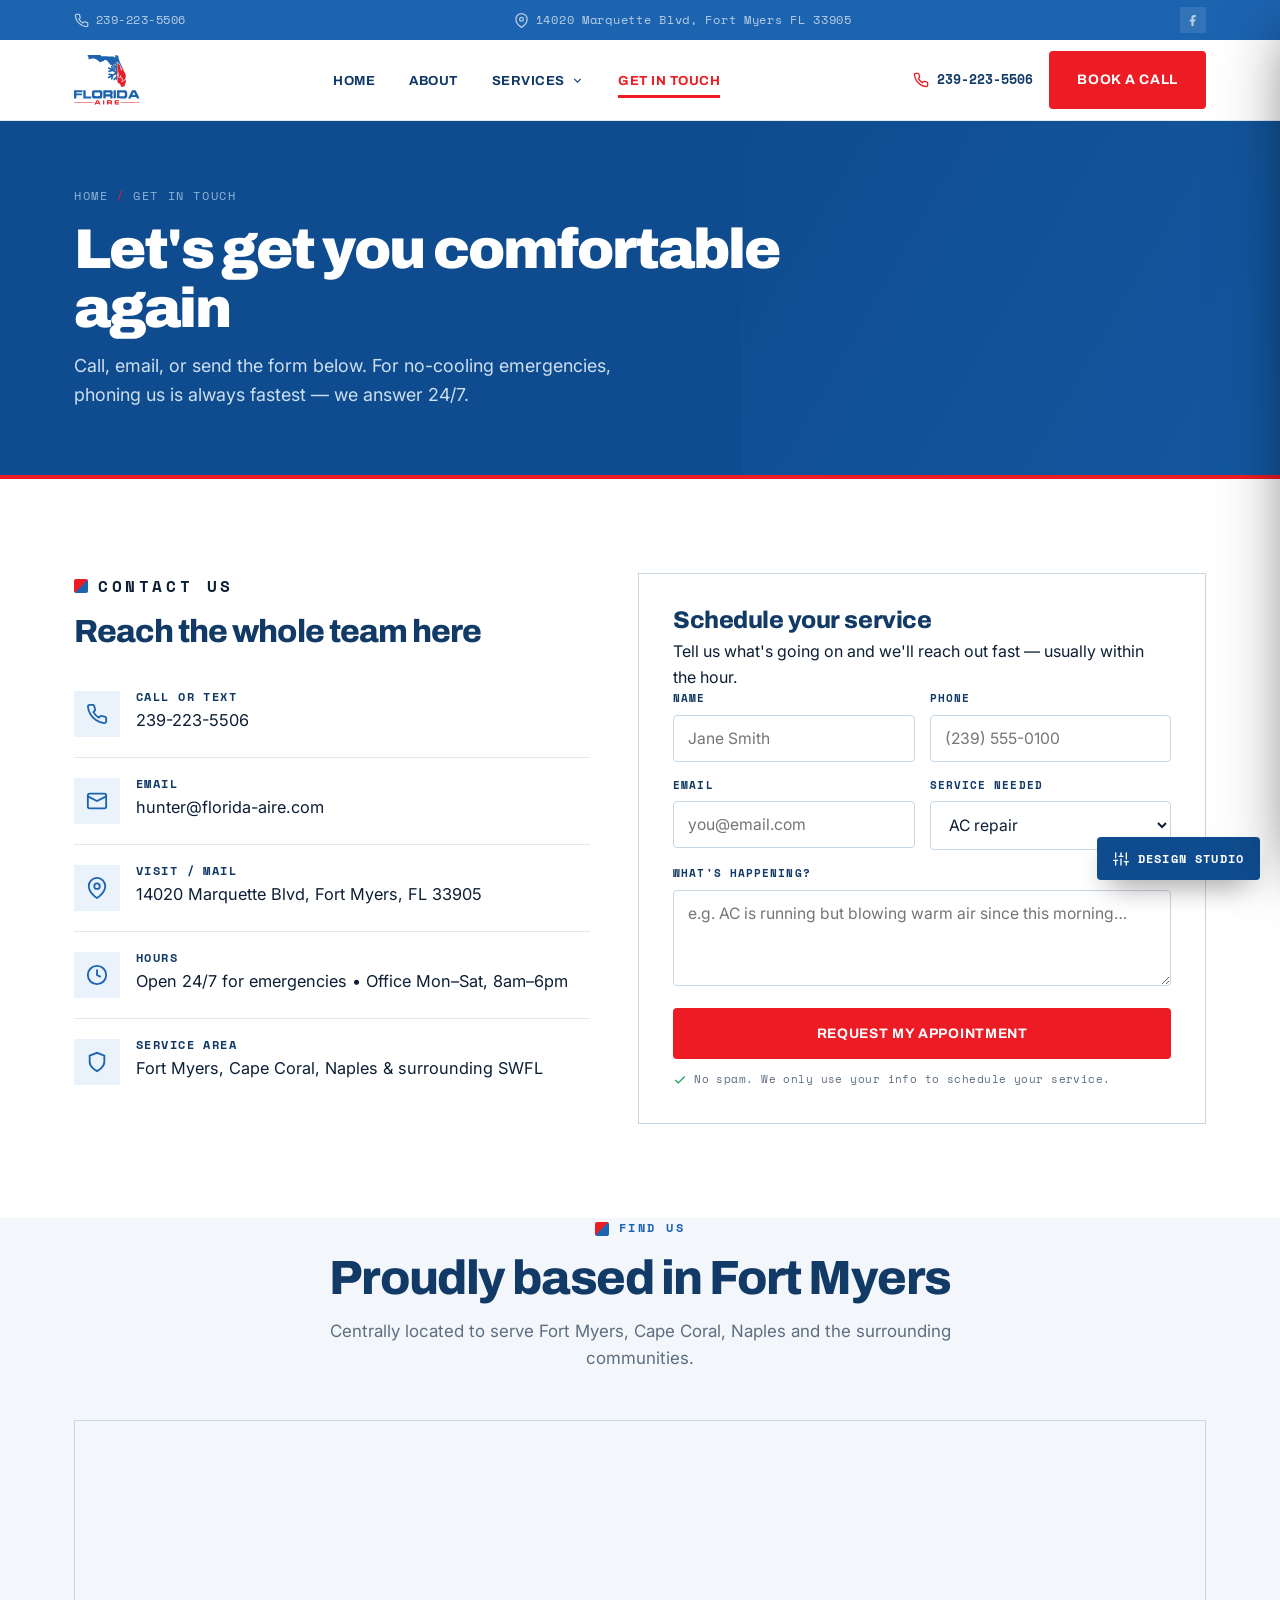
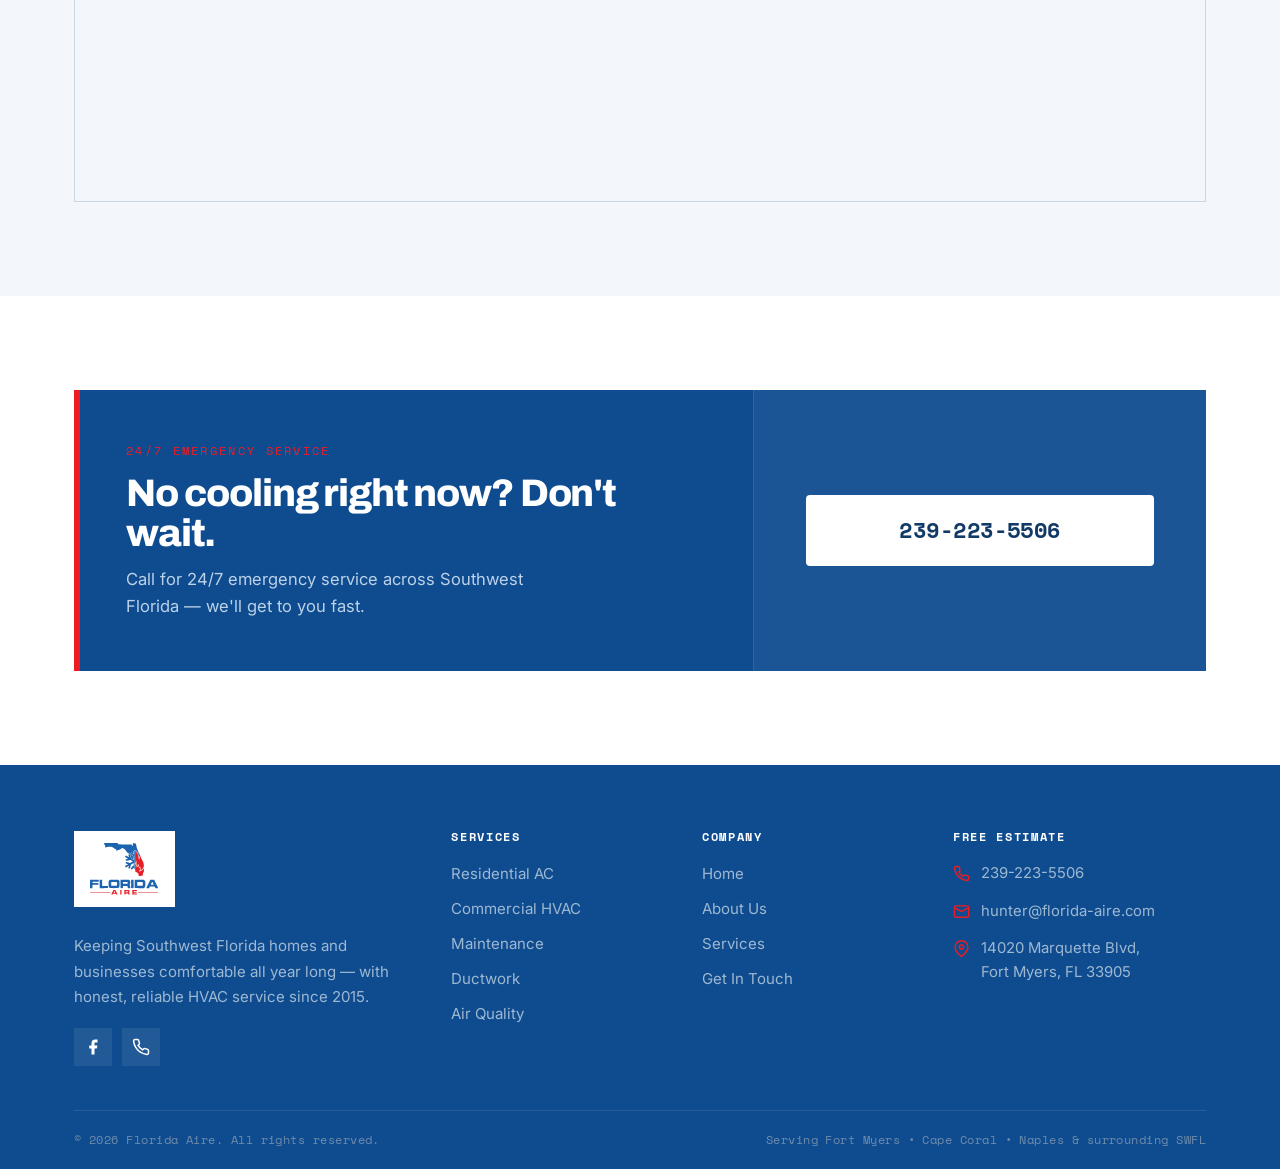
<file: contact.html>
<!DOCTYPE html>
<html lang="en">
<head>
<meta charset="UTF-8" />
<meta name="viewport" content="width=device-width, initial-scale=1.0" />
<title>Get In Touch — Florida Aire HVAC | Fort Myers, FL</title>
<meta name="description" content="Contact Florida Aire for fast HVAC service in Fort Myers, Cape Coral and Naples. Call 239-223-5506, email hunter@florida-aire.com, or book a service appointment online." />
<link rel="preconnect" href="https://fonts.googleapis.com">
<link rel="preconnect" href="https://fonts.gstatic.com" crossorigin>
<link href="https://fonts.googleapis.com/css2?family=Archivo:wght@400;500;600;700;800;900&family=Sora:wght@400;600;700;800&family=Anton&family=Poppins:wght@400;500;600;700;800&family=Playfair+Display:wght@400;600;700;800&family=Inter:wght@400;500;600;700&family=Figtree:wght@400;500;600;700&family=Roboto:wght@400;500;700&family=Work+Sans:wght@400;500;600;700&family=Lora:wght@400;500;600;700&family=Space+Mono:wght@400;700&display=swap" rel="stylesheet">
<script>(function(){try{var d=document.documentElement,s=localStorage;var L=s.getItem('fa-layout');if(L)d.setAttribute('data-layout',L);else d.setAttribute('data-layout','1');var H=s.getItem('fa-disp');if(H)d.style.setProperty('--disp',H);var B=s.getItem('fa-body');if(B)d.style.setProperty('--body',B);}catch(e){}})();</script>
<link rel="stylesheet" href="styles.css">
<link rel="stylesheet" href="layouts.css">
<link rel="icon" type="image/svg+xml" href="[data-uri]">
<link rel="icon" type="image/png" sizes="32x32" href="assets/favicon-32.png">
<link rel="icon" type="image/png" sizes="16x16" href="assets/favicon-16.png">
<link rel="icon" href="assets/favicon.ico" sizes="any">
<link rel="apple-touch-icon" href="assets/apple-touch-icon.png">
<link rel="manifest" href="site.webmanifest">
<meta name="theme-color" content="#1C63B0">
</head>
<body>
<svg width="0" height="0" style="position:absolute" aria-hidden="true"><defs><linearGradient id="faphg" x1="0" y1="0" x2="1" y2="1"><stop offset="0" stop-color="#1C63B0"/><stop offset="1" stop-color="#0F4C8F"/></linearGradient><symbol id="fa-ph" viewBox="0 0 400 300" preserveAspectRatio="xMidYMid slice"><rect width="400" height="300" fill="url(#faphg)"/><g stroke="#ffffff" stroke-opacity="0.20" stroke-width="7" stroke-linecap="round"><line x1="200.0" y1="150.0" x2="280.0" y2="150.0"/><line x1="246.4" y1="150.0" x2="270.1" y2="164.8"/><line x1="246.4" y1="150.0" x2="270.1" y2="135.2"/><line x1="200.0" y1="150.0" x2="240.0" y2="219.3"/><line x1="223.2" y1="190.2" x2="222.2" y2="218.2"/><line x1="223.2" y1="190.2" x2="247.9" y2="203.3"/><line x1="200.0" y1="150.0" x2="160.0" y2="219.3"/><line x1="176.8" y1="190.2" x2="152.1" y2="203.3"/><line x1="176.8" y1="190.2" x2="177.8" y2="218.2"/><line x1="200.0" y1="150.0" x2="120.0" y2="150.0"/><line x1="153.6" y1="150.0" x2="129.9" y2="135.2"/><line x1="153.6" y1="150.0" x2="129.9" y2="164.8"/><line x1="200.0" y1="150.0" x2="160.0" y2="80.7"/><line x1="176.8" y1="109.8" x2="177.8" y2="81.8"/><line x1="176.8" y1="109.8" x2="152.1" y2="96.7"/><line x1="200.0" y1="150.0" x2="240.0" y2="80.7"/><line x1="223.2" y1="109.8" x2="247.9" y2="96.7"/><line x1="223.2" y1="109.8" x2="222.2" y2="81.8"/></g><text x="200" y="252" fill="#ffffff" fill-opacity="0.5" font-family="monospace" font-size="14" letter-spacing="4" text-anchor="middle">FLORIDA AIRE</text></symbol></defs></svg>
<div class="topbar">
  <div class="wrap">
    <a href="tel:2392235506"><svg viewBox="0 0 24 24" fill="none" stroke="currentColor" stroke-width="2" width="15" height="15"><path d="M22 16.92v3a2 2 0 0 1-2.18 2 19.79 19.79 0 0 1-8.63-3.07 19.5 19.5 0 0 1-6-6 19.79 19.79 0 0 1-3.07-8.67A2 2 0 0 1 4.11 2h3a2 2 0 0 1 2 1.72c.13.96.36 1.9.7 2.81a2 2 0 0 1-.45 2.11L8.09 9.91a16 16 0 0 0 6 6l1.27-1.27a2 2 0 0 1 2.11-.45c.9.34 1.85.57 2.81.7A2 2 0 0 1 22 16.92z"/></svg> 239-223-5506</a>
    <a class="tb-mid" href="https://maps.google.com/?q=14020+Marquette+Blvd+Fort+Myers+FL+33905" target="_blank" rel="noopener"><svg viewBox="0 0 24 24" fill="none" stroke="currentColor" stroke-width="2" width="15" height="15"><path d="M21 10c0 7-9 13-9 13s-9-6-9-13a9 9 0 0 1 18 0z"/><circle cx="12" cy="10" r="3"/></svg> 14020 Marquette Blvd, Fort Myers FL 33905</a>
    <a class="tb-social" href="https://www.facebook.com/profile.php?id=61564320015191" target="_blank" rel="noopener" aria-label="Facebook"><svg viewBox="0 0 24 24" fill="currentColor"><path d="M18 2h-3a5 5 0 0 0-5 5v3H7v4h3v8h4v-8h3l1-4h-4V7a1 1 0 0 1 1-1h3z"/></svg></a>
  </div>
</div>
<header class="nav" id="nav">
  <div class="wrap">
    <a href="index.html" class="brand"><svg xmlns="http://www.w3.org/2000/svg" viewBox="0 0 807 612" class="brand-svg" role="img" aria-label="Florida Aire — Fort Myers HVAC"><g transform="translate(0.000000,612.000000) scale(0.100000,-0.100000)" fill="#1C63B0" stroke="none"><path d="M2079 6116 c-2 -2 -86 -7 -186 -10 -151 -4 -222 -14 -223 -29 0 -1
-7 -24 -15 -50 -8 -26 -10 -45 -5 -42 5 3 26 -19 47 -48 21 -30 49 -59 63 -64
18 -7 26 -18 28 -39 1 -17 -1 -24 -6 -17 -5 7 -8 -10 -8 -40 1 -34 6 -56 16
-64 13 -11 13 -12 -2 -13 -9 0 -20 -5 -24 -12 -4 -7 -3 -8 5 -4 6 4 2 -9 -9
-29 -11 -20 -18 -40 -16 -44 6 -9 160 5 236 21 30 6 66 10 79 9 13 -2 21 2 17
7 -5 9 16 15 104 30 19 3 89 4 155 3 146 -3 154 -4 150 -11 -2 -3 11 -6 28 -6
18 0 55 -12 84 -26 28 -15 54 -24 57 -21 3 4 6 2 6 -4 0 -6 14 -13 31 -17 17
-3 28 -10 24 -16 -3 -5 -3 -10 2 -11 27 -2 45 -10 81 -34 23 -15 39 -31 36
-36 -3 -5 3 -6 12 -2 12 4 15 3 10 -5 -4 -8 -2 -10 7 -6 9 3 16 -3 20 -15 3
-15 10 -19 21 -15 11 4 16 2 14 -7 -2 -7 3 -13 10 -14 8 0 19 -8 26 -17 8 -11
26 -18 47 -18 24 0 38 -6 47 -21 8 -12 9 -18 3 -14 -6 3 -11 2 -11 -3 0 -5 9
-12 20 -15 11 -3 20 -9 18 -14 -1 -4 1 -30 6 -56 8 -53 -1 -51 114 -30 20 3
43 5 50 4 6 -1 12 2 12 7 0 6 19 17 42 27 37 15 42 15 50 1 11 -20 32 -20 48
-1 7 9 19 14 27 11 7 -3 13 -1 13 5 0 12 40 48 54 49 5 0 20 12 33 26 23 25
29 26 89 21 64 -6 64 -6 64 36 0 64 26 87 97 87 22 0 43 4 49 10 6 6 26 1 57
-13 26 -13 44 -26 40 -30 -3 -4 1 -7 11 -7 22 0 103 -43 140 -74 22 -18 27
-30 23 -48 -6 -21 -5 -22 8 -5 14 20 32 6 19 -15 -4 -7 -3 -8 4 -4 7 4 12 1
12 -7 0 -8 14 -28 30 -45 17 -18 30 -29 30 -25 0 3 9 -4 20 -17 19 -22 24 -40
21 -69 -2 -8 2 -10 11 -5 9 6 9 2 -2 -12 -8 -10 -11 -16 -6 -12 5 4 14 2 22
-5 7 -7 25 -21 40 -32 39 -29 75 -67 69 -73 -2 -3 7 -15 20 -28 14 -13 25 -28
25 -34 0 -6 4 -9 9 -6 5 3 14 -8 21 -25 19 -45 65 -84 58 -48 -2 7 8 15 22 19
28 8 90 -14 90 -31 0 -7 9 -20 20 -29 21 -18 21 -18 -9 -39 -16 -12 -33 -21
-38 -21 -6 0 -18 -9 -28 -20 -10 -11 -21 -18 -24 -15 -7 4 -7 -115 1 -150 2
-11 11 -34 21 -52 22 -41 23 -103 1 -103 -9 0 -12 5 -8 12 4 7 3 8 -4 4 -7 -4
-21 -1 -33 7 -15 11 -17 16 -7 20 7 3 2 5 -12 4 -16 -1 -24 3 -22 11 1 8 -2
11 -8 7 -6 -4 -26 5 -45 19 -18 14 -38 26 -44 26 -5 0 -23 12 -40 26 -17 14
-36 22 -42 18 -8 -4 -9 -3 -5 4 5 8 -1 12 -18 12 -14 0 -27 4 -30 9 -8 13 -67
-10 -88 -34 -21 -25 -23 -72 -3 -116 8 -19 14 -29 15 -24 0 6 3 6 8 0 4 -6 37
-26 74 -45 36 -19 64 -38 62 -42 -3 -4 1 -5 9 -3 7 3 25 -5 40 -19 15 -14 27
-23 27 -20 0 3 9 0 20 -6 11 -6 18 -15 15 -20 -4 -6 2 -7 12 -3 15 6 16 5 5
-9 -11 -14 -10 -16 9 -11 20 6 21 4 9 -9 -8 -8 -24 -13 -38 -10 -17 3 -23 1
-18 -7 5 -8 -7 -11 -38 -11 -25 0 -48 -5 -51 -10 -3 -6 -26 -15 -49 -21 -36
-9 -47 -18 -62 -49 -10 -21 -22 -36 -26 -34 -14 9 26 -62 45 -78 25 -22 99
-33 125 -19 11 6 31 11 44 11 13 0 28 4 34 9 5 5 23 12 39 15 41 7 95 22 125
33 14 6 31 8 39 5 8 -3 11 0 7 7 -5 7 5 11 31 12 21 0 47 2 57 4 26 5 78 -23
70 -37 -4 -7 -3 -8 4 -4 6 3 16 -3 22 -14 6 -11 16 -20 23 -20 7 0 6 4 -3 10
-8 5 -10 10 -4 10 6 0 19 -9 29 -20 10 -11 22 -17 27 -14 4 3 7 0 6 -8 -2 -8
4 -12 15 -10 9 2 17 -2 17 -8 0 -6 5 -8 10 -5 14 9 62 -23 55 -35 -4 -6 0 -10
7 -10 8 0 14 -9 15 -20 1 -11 -4 -20 -10 -19 -25 3 -36 -2 -41 -18 -8 -24 -48
-41 -74 -32 -16 6 -20 5 -16 -6 4 -8 -16 -27 -53 -51 -84 -54 -109 -57 -198
-24 -11 5 -46 14 -77 21 -32 7 -58 16 -58 20 0 4 -8 7 -17 6 -26 -1 -143 25
-148 33 -3 4 -23 4 -47 0 -23 -5 -48 -5 -56 -2 -11 4 -13 1 -7 -7 4 -7 4 -16
-1 -20 -5 -3 -16 -17 -25 -31 -22 -34 10 -94 61 -117 62 -27 74 -31 135 -44
92 -19 105 -28 69 -46 -16 -8 -46 -26 -66 -40 -21 -14 -42 -22 -49 -17 -8 5
-9 3 -4 -6 6 -10 4 -12 -9 -7 -11 5 -15 3 -10 -5 5 -8 2 -9 -10 -5 -9 4 -15 3
-11 -2 6 -10 -49 -41 -72 -41 -8 0 -11 -5 -7 -12 5 -7 2 -9 -9 -5 -11 4 -14 2
-10 -9 5 -12 -7 -19 -29 -15 -5 0 -8 -6 -8 -14 0 -9 -9 -33 -20 -55 -20 -39
-29 -79 -12 -52 8 12 38 -32 34 -49 -1 -4 8 -4 20 -1 15 4 19 2 13 -7 -6 -10
-3 -11 11 -3 11 5 37 13 58 17 22 3 51 15 64 26 14 10 35 19 48 19 12 0 26 5
30 12 5 7 3 8 -6 3 -9 -5 -11 -4 -6 3 5 9 13 9 26 2 25 -13 40 -12 16 1 -16
10 -14 13 23 30 23 10 41 23 41 29 0 5 5 10 11 10 6 0 17 7 25 15 37 37 59
-19 26 -64 -12 -16 -23 -52 -27 -87 -3 -32 -9 -72 -12 -88 -3 -19 -2 -26 6
-22 6 4 11 1 11 -8 0 -9 11 -23 25 -32 14 -9 23 -20 20 -24 -8 -12 56 -4 90
11 17 8 30 19 30 24 0 16 27 89 37 102 5 7 7 21 3 31 -3 12 1 26 11 36 9 9 14
22 11 30 -8 19 13 107 24 101 5 -4 6 0 3 8 -7 20 13 93 32 112 9 8 11 15 4 15
-6 0 -2 9 9 21 12 13 25 18 33 13 7 -4 10 -4 6 1 -12 13 38 46 58 38 11 -4 15
-2 11 4 -7 11 41 38 62 34 8 -1 10 2 5 10 -5 9 -2 10 9 6 10 -4 17 -1 17 6 0
15 56 41 70 32 7 -4 14 2 17 14 13 52 24 -2 22 -120 -1 -97 -4 -133 -15 -144
-8 -7 -14 -18 -14 -23 0 -12 -29 -26 -50 -24 -11 1 -11 0 -2 -4 10 -5 10 -9 1
-20 -6 -8 -15 -11 -20 -8 -5 3 -9 0 -9 -6 0 -14 -160 -174 -183 -183 -10 -4
-16 -11 -12 -17 3 -5 0 -20 -7 -32 -18 -34 -19 -85 -2 -103 8 -8 13 -18 10
-23 -2 -4 3 -9 12 -10 81 -9 101 -9 99 2 -1 6 6 10 17 8 12 -2 16 1 10 9 -5 9
-2 10 10 6 13 -5 17 -3 13 7 -7 17 37 61 52 52 7 -5 8 -1 4 10 -5 14 -3 16 11
11 10 -4 15 -3 11 3 -9 14 43 67 53 55 15 -16 32 -77 25 -88 -3 -5 -2 -7 4 -4
5 4 16 -5 23 -18 7 -14 17 -25 22 -25 5 0 7 -4 3 -9 -3 -5 -1 -12 5 -16 5 -3
10 -1 10 6 0 8 4 8 15 -1 12 -10 16 -10 20 1 6 16 12 2179 6 2174 -2 -3 -12 0
-22 5 -12 7 -19 6 -21 -2 -2 -6 -15 -12 -28 -13 -30 -2 -32 -10 -37 -230 -2
-99 -6 -186 -9 -194 -5 -16 -74 43 -74 64 0 6 -18 22 -39 35 -21 14 -37 28
-34 33 2 4 -2 7 -10 7 -8 0 -22 9 -32 20 -22 24 -98 26 -117 3 -6 -7 -7 -13
-3 -13 4 0 2 -7 -5 -15 -7 -8 -14 -38 -15 -67 -2 -28 0 -46 4 -39 8 13 48 -36
43 -52 -1 -5 2 -6 8 -2 6 3 17 -1 26 -9 9 -9 11 -16 4 -16 -6 0 -9 -4 -5 -10
3 -5 13 -6 22 -3 12 5 15 2 10 -10 -4 -11 -2 -14 7 -11 13 5 53 -44 48 -59 -1
-5 2 -6 8 -2 12 7 80 -53 80 -71 0 -7 8 -15 18 -18 43 -14 52 -54 52 -239 0
-173 -5 -201 -32 -177 -22 18 -179 110 -188 110 -5 0 -17 9 -27 19 -10 10 -27
20 -37 22 -27 5 -67 87 -60 122 4 19 1 29 -10 33 -9 3 -16 17 -16 30 0 13 -4
32 -9 42 -12 22 -56 193 -55 210 1 6 -2 12 -7 12 -5 0 -9 6 -9 13 0 7 -9 18
-20 25 -12 7 -18 18 -14 24 5 7 2 9 -9 5 -11 -4 -14 -2 -10 9 6 17 3 17 42 3
20 -7 30 -17 29 -28 -2 -9 3 -15 10 -13 18 3 34 -45 22 -68 -7 -13 -7 -21 2
-26 7 -5 8 -3 3 6 -5 8 -4 11 2 7 5 -3 32 -84 58 -178 54 -190 52 -186 154
-240 48 -25 67 -40 65 -53 -2 -13 1 -15 11 -6 8 7 20 8 27 4 26 -17 39 -13 32
8 -5 16 -3 19 7 12 11 -6 12 -5 3 7 -15 18 -19 195 -4 204 5 3 10 12 10 18 0
7 -4 6 -11 -3 -8 -11 -9 -6 -5 20 4 25 3 31 -4 20 -9 -13 -14 -7 -11 13 0 4
-6 7 -15 7 -8 0 -13 4 -9 10 3 5 -8 16 -25 25 -16 8 -30 22 -30 30 0 8 -6 15
-13 15 -13 0 -98 81 -101 96 0 5 -5 8 -9 6 -5 -1 -6 2 -2 8 3 6 -3 10 -15 10
-16 0 -20 4 -16 16 3 8 2 13 -3 10 -9 -6 -55 43 -47 51 3 3 -1 15 -9 27 -17
23 -21 101 -5 91 6 -3 10 2 10 13 0 20 29 52 48 52 7 0 12 5 12 10 0 6 20 10
45 10 25 0 45 -5 45 -11 0 -5 5 -7 10 -4 6 3 10 2 10 -4 0 -6 10 -15 23 -21
21 -11 21 -10 3 4 -11 9 -15 16 -9 16 11 0 50 -39 46 -46 -8 -11 -2 -24 8 -19
6 4 20 -2 32 -13 36 -34 42 -15 43 129 0 154 12 186 81 214 33 14 83 11 83 -5
0 -4 17 -7 38 -6 31 1 36 -2 34 -17 -3 -16 0 -17 17 -7 19 10 25 7 22 -12 0
-4 5 -5 12 -2 7 2 19 -7 27 -21 8 -15 20 -23 27 -20 8 2 12 1 9 -4 -3 -5 3
-11 14 -14 11 -3 20 -12 20 -21 0 -9 4 -16 10 -16 5 0 9 -6 7 -12 -1 -7 3 -12
10 -11 8 2 10 -4 6 -14 -4 -10 -2 -14 4 -10 13 8 47 -29 38 -42 -3 -6 1 -11 9
-11 9 0 18 -11 22 -25 3 -14 10 -25 14 -25 5 0 12 -14 15 -32 4 -17 14 -38 21
-46 8 -7 14 -27 14 -43 0 -16 4 -29 10 -29 12 0 40 -65 40 -94 0 -12 4 -26 10
-32 9 -9 27 -113 33 -198 2 -28 9 -52 15 -54 7 -2 12 1 12 8 0 6 8 10 18 8 12
-2 18 5 20 22 2 19 1 22 -7 10 -5 -8 -7 -19 -4 -25 3 -5 0 -5 -7 2 -16 15 47
115 67 108 7 -2 12 1 10 7 -1 7 3 12 8 13 6 0 16 4 22 8 9 6 11 3 7 -10 -5
-17 -5 -17 6 0 6 9 9 21 5 26 -3 5 0 13 6 16 11 7 -22 45 -40 45 -5 0 -12 7
-15 16 -6 15 -4 15 10 3 16 -13 16 -12 4 8 -8 12 -18 19 -24 16 -5 -3 -6 -1
-2 6 5 7 -2 21 -16 34 -12 12 -29 35 -35 50 -15 33 -17 48 -3 27 5 -8 10 -10
10 -4 0 6 -9 19 -21 30 -11 10 -30 39 -41 64 -11 25 -31 67 -44 94 -13 28 -24
56 -24 63 0 7 -4 13 -9 13 -11 0 -36 59 -27 67 3 3 1 12 -5 20 -6 7 -9 22 -6
33 3 11 1 18 -4 14 -5 -3 -9 1 -9 8 0 9 -3 9 -10 -2 -8 -12 -10 -11 -10 6 0
11 -4 24 -8 30 -16 17 -52 116 -46 126 3 5 1 14 -4 21 -5 7 -13 28 -16 47 -4
19 -11 44 -16 55 -16 36 -40 132 -40 159 0 14 -5 26 -10 26 -7 0 -7 7 1 21 7
14 7 19 0 15 -13 -8 -17 8 -47 189 -22 131 -14 121 -102 134 -42 6 -81 16 -85
20 -5 5 -16 7 -25 4 -8 -4 -21 2 -28 12 -9 12 -14 14 -14 6 0 -10 -7 -9 -26 4
-14 9 -35 15 -45 12 -10 -3 -19 0 -19 6 0 6 -3 7 -7 3 -5 -4 -7 -11 -6 -14 1
-4 -5 -14 -13 -23 -25 -27 -28 -84 -9 -135 13 -34 14 -49 6 -57 -13 -13 -15
-30 -1 -22 5 3 5 -7 -1 -25 -10 -26 -35 -50 -53 -50 -13 0 -46 46 -46 65 0 68
-32 73 -510 81 -162 2 -317 6 -345 9 -27 2 -205 7 -395 11 -190 4 -350 11
-356 16 -6 4 -18 6 -27 2 -19 -7 -30 10 -33 57 -2 21 -10 50 -20 64 -16 25
-16 25 -603 25 -323 0 -590 -2 -592 -4z"/><path d="M5407 3838 c-4 -14 -9 -34 -13 -45 -3 -10 2 -5 11 10 9 16 15 36 13
45 -3 12 -6 9 -11 -10z"/><path d="M6355 3170 c3 -5 10 -10 16 -10 5 0 9 5 9 10 0 6 -7 10 -16 10 -8 0
-12 -4 -9 -10z"/><path d="M4852 3017 c-8 -10 -6 -13 7 -13 11 0 17 6 14 13 -3 7 -6 13 -8 13
-1 0 -7 -6 -13 -13z"/><path d="M5500 2610 c20 -13 33 -13 25 0 -3 6 -14 10 -23 10 -15 0 -15 -2 -2
-10z"/><path d="M6275 2547 c-4 -10 -5 -21 -1 -24 10 -10 18 4 13 24 -4 17 -4 17 -12
0z"/><path d="M485 1800 l-480 -5 -3 -492 c-2 -492 -2 -492 20 -499 28 -9 243 -8
258 1 6 4 10 72 10 184 0 160 2 180 18 194 17 15 56 17 350 17 l332 0 0 104
c0 88 -3 105 -17 110 -9 4 -165 6 -347 6 l-330 -2 -1 69 0 68 370 5 c204 3
371 7 371 8 4 8 -2 221 -7 226 -11 11 -69 12 -544 6z"/><path d="M3613 1800 c-23 -9 -23 -9 -22 -487 0 -263 4 -487 8 -498 7 -18 16
-19 132 -17 170 4 155 -9 151 130 l-4 118 247 2 c247 1 302 -5 292 -32 -3 -8
-2 -16 3 -18 6 -2 10 -16 11 -33 1 -16 6 -48 12 -70 5 -22 10 -51 11 -65 1
-25 1 -25 126 -31 172 -7 164 -14 156 135 -3 66 -11 139 -17 161 -6 22 -11 45
-11 52 -1 7 -4 10 -8 8 -4 -3 -15 4 -25 15 -10 11 -15 20 -10 20 4 0 2 6 -4
13 -8 11 -6 18 9 32 11 10 20 14 20 9 0 -4 10 10 22 31 33 61 40 319 9 370
-11 20 -18 42 -14 52 4 11 3 14 -5 9 -7 -4 -23 5 -39 20 -14 14 -44 34 -65 44
-21 9 -35 20 -32 23 4 3 -195 6 -441 7 -247 0 -457 2 -469 5 -12 2 -31 0 -43
-5z m524 -271 c105 3 189 2 186 -2 -3 -4 6 -7 19 -6 39 4 59 -1 53 -11 -3 -5
0 -7 8 -4 20 7 35 -15 43 -64 5 -33 3 -43 -9 -48 -9 -3 -13 -12 -10 -21 4 -11
2 -14 -5 -9 -7 4 -12 2 -12 -6 0 -32 -54 -39 -293 -38 l-236 1 1 104 c1 98 2
104 22 107 12 2 26 1 31 -2 6 -4 96 -4 202 -1z"/><path d="M7134 1802 c-10 -2 -25 -11 -32 -20 -7 -10 -16 -16 -20 -15 -4 2 -7
-6 -7 -16 0 -11 -3 -23 -7 -27 -5 -4 -8 -16 -8 -26 0 -11 -4 -16 -10 -13 -6 3
-10 -4 -10 -17 -1 -26 -30 -72 -30 -47 0 8 -7 1 -15 -14 -8 -15 -11 -35 -8
-44 4 -11 3 -14 -5 -9 -8 5 -10 2 -6 -8 3 -9 2 -16 -3 -16 -5 0 -10 -10 -10
-22 -1 -13 -7 -24 -13 -26 -5 -2 -10 -10 -10 -18 0 -9 -4 -12 -10 -9 -6 3 -7
-1 -4 -9 3 -9 2 -16 -4 -16 -5 0 -9 -8 -8 -17 0 -10 -4 -17 -11 -16 -8 2 -10
-4 -6 -14 5 -12 3 -14 -7 -8 -10 6 -12 4 -7 -9 9 -22 -32 -98 -46 -89 -6 4 -8
-2 -5 -15 4 -14 2 -20 -4 -16 -6 4 -8 1 -6 -7 6 -15 -16 -65 -38 -87 -8 -7
-14 -20 -14 -28 0 -9 -5 -12 -11 -8 -7 4 -9 0 -5 -14 4 -11 1 -26 -6 -33 -7
-8 -13 -18 -14 -24 -1 -22 -26 -75 -35 -75 -5 0 -8 -6 -6 -12 1 -7 -4 -12 -11
-10 -7 1 -12 -3 -11 -10 4 -31 -2 -49 -13 -42 -6 4 -8 3 -4 -4 3 -6 -3 -26
-14 -45 -21 -35 -21 -35 11 -42 58 -13 289 -11 289 2 0 6 11 20 24 31 14 10
24 28 23 39 -1 22 31 94 47 105 14 10 558 10 571 0 18 -13 42 -47 26 -38 -9 6
-12 5 -9 -5 3 -8 10 -13 17 -12 13 3 40 -48 43 -81 1 -13 6 -22 10 -20 4 3 8
1 8 -4 0 -19 36 -24 155 -22 175 1 170 -1 147 53 -7 16 -9 33 -6 39 4 6 3 8
-3 5 -13 -8 -34 38 -27 58 4 8 2 15 -2 15 -17 0 -63 85 -60 112 2 18 -1 25
-10 21 -9 -3 -11 2 -7 18 4 14 2 20 -5 15 -11 -7 -42 46 -42 73 0 9 -9 24 -21
34 -14 12 -18 24 -13 39 4 15 3 18 -7 13 -9 -6 -11 -3 -6 8 3 10 3 17 -1 17
-11 0 -53 76 -46 82 9 9 -19 58 -29 51 -6 -4 -8 0 -4 11 4 9 3 15 -2 12 -11
-7 -64 102 -63 127 0 9 -2 16 -6 14 -4 -2 -19 20 -34 50 -15 29 -24 52 -20 49
4 -3 9 5 9 17 2 17 0 19 -7 7 -8 -12 -10 -11 -11 5 -1 11 0 24 1 30 1 5 -2 7
-6 2 -4 -4 -14 -1 -23 7 -15 13 -359 28 -417 18z m209 -258 c-3 -8 0 -14 7
-14 6 0 10 -6 7 -12 -2 -7 7 -26 20 -42 14 -17 22 -35 18 -45 -3 -8 -3 -12 1
-8 8 7 44 -56 44 -77 0 -8 4 -16 8 -18 9 -3 62 -110 62 -124 0 -3 -7 -1 -15 6
-8 7 -15 9 -15 4 0 -13 -283 -11 -292 1 -5 6 -8 4 -8 -5 -1 -12 -4 -11 -15 4
-15 20 -6 57 23 89 9 11 17 24 17 30 2 29 18 49 27 35 7 -10 8 -9 4 5 -6 20 8
62 29 83 8 9 15 22 15 30 0 28 28 70 49 71 13 1 18 -3 14 -13z"/><path d="M1144 1792 c-15 -10 -25 -42 -14 -42 6 0 10 -171 9 -466 0 -268 3
-470 9 -476 11 -11 943 -11 955 1 5 5 10 44 13 87 2 44 6 89 9 102 3 13 1 22
-6 22 -7 0 -10 3 -6 6 24 25 -30 29 -344 26 -328 -3 -328 -3 -334 20 -3 13 -4
168 -3 346 2 199 -1 322 -7 322 -5 0 -4 5 3 12 7 7 8 17 1 30 -9 16 -24 18
-142 18 -73 0 -137 -4 -143 -8z"/><path d="M2370 1784 c-14 -8 -31 -12 -38 -9 -8 3 -23 -2 -35 -10 -13 -9 -16
-15 -8 -15 11 0 10 -5 -4 -20 -10 -11 -22 -17 -26 -14 -5 3 -9 0 -9 -7 0 -7
-6 -20 -13 -28 -36 -43 -47 -134 -47 -390 0 -273 8 -321 66 -382 13 -14 21
-29 17 -33 -5 -4 -3 -6 2 -5 12 3 75 -33 75 -43 0 -5 7 -8 16 -8 8 0 13 -4 9
-10 -4 -6 152 -9 425 -10 444 0 497 4 551 41 14 10 28 16 31 13 3 -2 11 3 19
13 12 15 12 16 -1 8 -8 -4 -3 5 11 21 64 70 64 69 66 422 2 208 -1 321 -7 317
-6 -3 -10 -1 -10 6 0 7 -7 20 -16 30 -8 9 -16 26 -17 38 -1 12 -6 20 -13 17
-6 -2 -17 4 -25 15 -7 10 -19 19 -27 19 -7 0 -10 5 -6 12 4 7 3 8 -5 4 -6 -4
-25 0 -43 8 -44 22 -898 22 -938 0z m744 -258 c12 -3 16 -10 13 -20 -4 -10 -1
-13 8 -9 8 3 12 10 9 17 -4 6 4 1 17 -12 23 -21 24 -30 27 -159 4 -150 -5
-243 -19 -208 -7 19 -11 11 -9 -20 1 -3 -6 -12 -14 -20 -18 -18 -598 -24 -604
-6 -2 6 -10 11 -17 11 -22 0 -28 36 -29 200 -2 172 0 190 21 190 8 0 12 4 8 9
-3 5 0 13 6 17 7 4 9 3 6 -3 -4 -6 0 -13 8 -16 9 -4 12 -1 8 8 -3 9 3 18 15
22 22 8 514 7 546 -1z"/><path d="M4844 1785 c-4 -8 -4 -22 0 -30 3 -8 0 -15 -7 -15 -7 0 -8 -3 -2 -8
12 -8 14 -903 3 -895 -16 9 -7 -10 10 -23 28 -22 279 -19 284 3 2 9 2 234 0
500 l-2 483 -141 0 c-115 0 -141 -3 -145 -15z"/><path d="M5267 1758 c-6 -52 -6 -928 0 -945 4 -10 125 -13 536 -13 293 0 527
4 520 8 -7 4 4 15 30 27 23 11 48 28 55 38 7 9 18 15 23 12 5 -4 9 0 9 8 0 8
7 20 15 27 8 7 15 18 14 24 -3 22 1 35 14 48 28 28 38 124 36 347 -1 121 -5
218 -9 216 -5 -3 -13 17 -20 44 -6 27 -18 52 -26 55 -12 5 -13 10 -3 28 11 21
11 22 -4 9 -12 -9 -17 -10 -17 -2 0 15 -22 37 -80 82 -24 18 -40 27 -36 19 7
-12 6 -13 -5 -2 -10 9 -130 12 -530 12 -517 0 -517 0 -522 -42z m901 -250 c18
-15 22 -17 12 -4 -14 18 -14 19 8 7 13 -7 27 -23 32 -37 15 -38 8 -330 -8
-346 -11 -11 -12 -10 -6 7 7 17 6 18 -8 5 -8 -8 -14 -20 -11 -26 5 -14 -40
-37 -74 -36 -15 0 -146 0 -290 1 l-263 1 0 215 c0 165 3 215 13 215 8 0 8 3
-2 9 -23 15 12 16 302 14 267 -1 269 -1 295 -25z"/><path d="M2244 861 c0 -11 5 -17 13 -14 10 4 11 9 2 19 -15 18 -15 18 -15 -5z"/><path d="M4660 294 c0 -8 5 -12 10 -9 6 3 10 10 10 16 0 5 -4 9 -10 9 -5 0
-10 -7 -10 -16z"/><path d="M2486 142 c-9 -27 -5 -34 10 -24 7 4 8 16 4 27 -7 19 -7 19 -14 -3z"/></g><g transform="translate(0.000000,612.000000) scale(0.100000,-0.100000)" fill="#E51F26" stroke="none"><path d="M5310 4403 c0 -427 2 -774 5 -771 3 3 26 76 50 164 25 87 58 186 74
219 28 60 28 60 23 -175 -8 -370 33 -505 142 -467 29 10 29 10 23 153 -3 79
-2 144 2 144 24 0 156 -258 178 -347 9 -38 18 -74 19 -81 6 -23 48 -9 62 21
19 39 28 34 48 -25 18 -55 16 -201 -5 -263 -17 -53 -22 -85 -12 -85 22 0 168
108 230 171 75 75 125 151 161 249 22 57 25 81 25 195 0 147 -17 222 -85 380
-37 88 -54 119 -153 281 -54 90 -90 195 -106 309 -13 94 -14 94 -49 69 -71
-53 -122 -173 -143 -336 -11 -82 -13 -88 -24 -67 -24 46 -57 204 -65 309 -22
286 -152 562 -326 695 -81 62 -74 127 -74 -742z"/><path d="M5377 3680 c-61 -163 -62 -171 -62 -515 0 -320 0 -320 34 -393 31
-66 37 -73 59 -67 53 13 216 -101 267 -189 46 -78 66 -154 54 -199 -19 -70 50
-114 127 -82 25 10 52 14 75 10 26 -5 62 1 119 19 88 28 96 27 111 -11 8 -21
12 -23 25 -12 29 24 36 49 24 79 -9 22 -9 33 1 52 7 12 11 46 10 75 -2 39 5
69 29 125 55 129 59 138 73 138 11 0 16 36 21 178 3 97 9 197 12 222 6 45 6
45 -56 -22 -81 -89 -212 -186 -333 -249 -85 -44 -186 -83 -194 -76 -1 2 20 47
47 100 52 104 70 168 70 247 0 50 0 50 -40 50 -55 0 -86 32 -95 96 -11 86 -27
144 -45 166 -18 22 -18 22 -25 -22 -9 -56 -43 -90 -88 -90 -129 0 -165 56
-191 305 -12 110 -12 110 -29 65z"/><path d="M6322 2660 c0 -19 2 -27 5 -17 2 9 2 25 0 35 -3 9 -5 1 -5 -18z"/><path d="M2762 578 c-13 -18 -252 -508 -252 -519 0 -5 34 -9 75 -9 76 0 76 0
98 50 22 50 22 50 192 50 170 0 170 0 195 -48 25 -47 25 -47 98 -50 46 -2 72
1 72 8 0 10 -61 140 -195 414 -57 116 -57 116 -165 116 -74 0 -111 -4 -118
-12z m175 -205 l51 -108 -105 -3 c-58 -1 -108 -1 -110 2 -7 7 94 216 105 216
4 0 31 -48 59 -107z"/><path d="M3566 534 c-9 -78 -7 -457 3 -473 5 -8 29 -11 72 -9 l64 3 0 265 0
265 -66 3 c-66 3 -66 3 -73 -54z"/><path d="M4047 584 c-4 -4 -7 -126 -7 -271 l0 -263 70 0 c70 0 70 0 70 64 0
79 -5 76 160 76 157 0 163 -4 172 -105 3 -30 3 -30 72 -30 80 0 79 -2 66 102
-7 51 -14 72 -30 85 -22 18 -22 18 4 48 44 52 49 175 9 228 -50 67 -50 67
-326 70 -139 2 -256 0 -260 -4z m445 -151 c24 -21 23 -68 -2 -93 -19 -19 -31
-20 -163 -18 -142 3 -142 3 -145 66 -3 62 -3 62 144 62 123 0 150 -3 166 -17z"/><path d="M4980 320 l0 -270 269 0 c297 0 278 -5 277 70 -1 45 -1 45 -201 50
-200 5 -200 5 -203 53 -3 47 -3 47 187 47 191 0 191 0 191 50 0 50 0 50 -157
51 -240 2 -217 -3 -221 47 -3 42 -3 42 197 42 223 0 216 -2 207 70 -2 14 -4
33 -5 43 -1 16 -21 17 -271 17 l-270 0 0 -270z"/><path d="M20 320 c0 -30 0 -30 1200 -30 1200 0 1200 0 1200 30 0 30 0 30
-1200 30 -1200 0 -1200 0 -1200 -30z"/><path d="M5667 343 c-4 -3 -7 -17 -7 -30 0 -23 0 -23 1176 -23 1175 0 1175 0
1172 28 -3 27 -3 27 -1169 30 -641 1 -1169 -1 -1172 -5z"/></g></svg></a>
    <nav class="navlinks" id="navlinks">
      <a href="index.html" class="">Home</a>
      <a href="about.html" class="">About</a>
      <div class="dd">
        <a href="services.html" class="">Services <svg class="caret" viewBox="0 0 24 24" fill="none" stroke="currentColor" stroke-width="2"><path d="M6 9l6 6 6-6"/></svg></a>
        <div class="dd-menu">
          <div class="dd-label">Residential</div>
          <a href="services.html#residential">24/7 Emergency AC</a>
          <a href="services.html#residential">AC Repair</a>
          <a href="services.html#residential">Maintenance &amp; Tune-Ups</a>
          <a href="services.html#residential">Installation &amp; Replacement</a>
          <div class="dd-label">Commercial</div>
          <a href="services.html#commercial">Commercial HVAC Repair</a>
          <a href="services.html#commercial">Installation &amp; Replacement</a>
        </div>
      </div>
      <a href="contact.html" class="active">Get In Touch</a>
    </nav>
    <div class="nav-cta">
      <a href="tel:2392235506" class="nav-phone"><svg viewBox="0 0 24 24" fill="none" stroke="currentColor" stroke-width="2"><path d="M22 16.92v3a2 2 0 0 1-2.18 2 19.79 19.79 0 0 1-8.63-3.07 19.5 19.5 0 0 1-6-6 19.79 19.79 0 0 1-3.07-8.67A2 2 0 0 1 4.11 2h3a2 2 0 0 1 2 1.72c.13.96.36 1.9.7 2.81a2 2 0 0 1-.45 2.11L8.09 9.91a16 16 0 0 0 6 6l1.27-1.27a2 2 0 0 1 2.11-.45c.9.34 1.85.57 2.81.7A2 2 0 0 1 22 16.92z"/></svg> 239-223-5506</a>
      <a href="contact.html" class="btn btn-red">Book a Call</a>
      <button class="burger" id="burger" aria-label="Menu"><span></span><span></span><span></span></button>
    </div>
  </div>
</header>


<section class="page-hero">
  <div class="air-current"><span></span><span></span><span></span></div>
  <div class="wrap">
    <div class="crumb"><a href="index.html">Home</a> <span class="sep">/</span> Get In Touch</div>
    <h1>Let's get you comfortable again</h1>
    <p>Call, email, or send the form below. For no-cooling emergencies, phoning us is always fastest — we answer 24/7.</p>
  </div>
</section>

<section class="section">
  <div class="wrap">
    <div class="contact-grid">
      <div class="contact-info reveal">
        <div class="sec-head" style="margin-bottom:22px">
          <span class="eyebrow">Contact us</span>
          <h2 style="font-size:2rem">Reach the whole team here</h2>
        </div>
        <div class="info-row"><div class="ic"><svg viewBox="0 0 24 24" fill="none" stroke="currentColor" stroke-width="2"><path d="M22 16.92v3a2 2 0 0 1-2.18 2 19.79 19.79 0 0 1-8.63-3.07 19.5 19.5 0 0 1-6-6 19.79 19.79 0 0 1-3.07-8.67A2 2 0 0 1 4.11 2h3a2 2 0 0 1 2 1.72c.13.96.36 1.9.7 2.81a2 2 0 0 1-.45 2.11L8.09 9.91a16 16 0 0 0 6 6l1.27-1.27a2 2 0 0 1 2.11-.45c.9.34 1.85.57 2.81.7A2 2 0 0 1 22 16.92z"/></svg></div><div><h4>Call or text</h4><a href="tel:2392235506">239-223-5506</a></div></div>
        <div class="info-row"><div class="ic"><svg viewBox="0 0 24 24" fill="none" stroke="currentColor" stroke-width="2"><rect x="2" y="4" width="20" height="16" rx="2"/><path d="m22 7-10 5L2 7"/></svg></div><div><h4>Email</h4><a href="mailto:hunter@florida-aire.com">hunter@florida-aire.com</a></div></div>
        <div class="info-row"><div class="ic"><svg viewBox="0 0 24 24" fill="none" stroke="currentColor" stroke-width="2"><path d="M21 10c0 7-9 13-9 13s-9-6-9-13a9 9 0 0 1 18 0z"/><circle cx="12" cy="10" r="3"/></svg></div><div><h4>Visit / mail</h4><span>14020 Marquette Blvd, Fort Myers, FL 33905</span></div></div>
        <div class="info-row"><div class="ic"><svg viewBox="0 0 24 24" fill="none" stroke="currentColor" stroke-width="2"><circle cx="12" cy="12" r="10"/><path d="M12 6v6l4 2"/></svg></div><div><h4>Hours</h4><span>Open 24/7 for emergencies • Office Mon–Sat, 8am–6pm</span></div></div>
        <div class="info-row"><div class="ic"><svg viewBox="0 0 24 24" fill="none" stroke="currentColor" stroke-width="2"><path d="M12 22s8-4 8-10V5l-8-3-8 3v7c0 6 8 10 8 10z"/></svg></div><div><h4>Service area</h4><span>Fort Myers, Cape Coral, Naples &amp; surrounding SWFL</span></div></div>
      </div>

      <div class="form-card reveal" data-form>
        <div data-form-inner>
          <h3>Schedule your service</h3>
          <p>Tell us what's going on and we'll reach out fast — usually within the hour.</p>
          <div class="form-row">
            <div class="field"><label for="cname">Name</label><input id="cname" name="name" type="text" placeholder="Jane Smith"></div>
            <div class="field"><label for="cphone">Phone</label><input id="cphone" name="phone" type="tel" placeholder="(239) 555-0100"></div>
          </div>
          <div class="form-row">
            <div class="field"><label for="cemail">Email</label><input id="cemail" name="email" type="email" placeholder="you@email.com"></div>
            <div class="field"><label for="cservice">Service needed</label>
              <select id="cservice" name="service"><option>AC repair</option><option>Emergency (no cooling)</option><option>New installation</option><option>Maintenance / tune-up</option><option>Ductwork</option><option>Air quality</option><option>Commercial HVAC</option></select>
            </div>
          </div>
          <div class="field"><label for="cmsg">What's happening?</label><textarea id="cmsg" name="message" placeholder="e.g. AC is running but blowing warm air since this morning…"></textarea></div>
          <button class="btn btn-red" style="width:100%;justify-content:center" data-submit>Request my appointment</button>
          <div class="form-note"><svg viewBox="0 0 24 24" fill="none" stroke="currentColor" stroke-width="2"><path d="M20 6L9 17l-5-5"/></svg> No spam. We only use your info to schedule your service.</div>
        </div>
        <div class="form-success" data-form-success>
          <div class="check"><svg viewBox="0 0 24 24" fill="none" stroke="currentColor" stroke-width="2.5"><path d="M20 6L9 17l-5-5"/></svg></div>
          <h3>Request received!</h3>
          <p>Thanks — we'll call you shortly. Need us right now? <a href="tel:2392235506" style="color:var(--blue);font-weight:600">Call 239-223-5506</a>.</p>
        </div>
      </div>
    </div>
  </div>
</section>

<section class="section tint" style="padding-top:0">
  <div class="wrap">
    <div class="sec-head center reveal">
      <span class="eyebrow" style="justify-content:center">Find us</span>
      <h2>Proudly based in Fort Myers</h2>
      <p>Centrally located to serve Fort Myers, Cape Coral, Naples and the surrounding communities.</p>
    </div>
    <div class="map-wrap reveal">
      <iframe title="Florida Aire location map" loading="lazy" referrerpolicy="no-referrer-when-downgrade"
        src="https://maps.google.com/maps?q=14020%20Marquette%20Blvd%2C%20Fort%20Myers%2C%20FL%2033905&t=&z=13&ie=UTF8&iwloc=&output=embed"></iframe>
    </div>
  </div>
</section>

<section class="section">
  <div class="wrap">
    <div class="cta-band reveal">
      <div class="cta-left"><span class="kick">24/7 Emergency Service</span><h2>No cooling right now? Don't wait.</h2><p>Call for 24/7 emergency service across Southwest Florida — we'll get to you fast.</p></div>
      <div class="cta-actions"><a href="tel:2392235506" class="btn btn-white call-big">239-223-5506</a></div>
    </div>
  </div>
</section>

<!-- FOOTER -->
<footer>
  <div class="wrap">
    <div class="foot-grid">
      <div>
        <a href="index.html" class="brand foot-logo"><svg xmlns="http://www.w3.org/2000/svg" viewBox="0 0 807 612" class="brand-svg" role="img" aria-label="Florida Aire — Fort Myers HVAC"><g transform="translate(0.000000,612.000000) scale(0.100000,-0.100000)" fill="#1C63B0" stroke="none"><path d="M2079 6116 c-2 -2 -86 -7 -186 -10 -151 -4 -222 -14 -223 -29 0 -1
-7 -24 -15 -50 -8 -26 -10 -45 -5 -42 5 3 26 -19 47 -48 21 -30 49 -59 63 -64
18 -7 26 -18 28 -39 1 -17 -1 -24 -6 -17 -5 7 -8 -10 -8 -40 1 -34 6 -56 16
-64 13 -11 13 -12 -2 -13 -9 0 -20 -5 -24 -12 -4 -7 -3 -8 5 -4 6 4 2 -9 -9
-29 -11 -20 -18 -40 -16 -44 6 -9 160 5 236 21 30 6 66 10 79 9 13 -2 21 2 17
7 -5 9 16 15 104 30 19 3 89 4 155 3 146 -3 154 -4 150 -11 -2 -3 11 -6 28 -6
18 0 55 -12 84 -26 28 -15 54 -24 57 -21 3 4 6 2 6 -4 0 -6 14 -13 31 -17 17
-3 28 -10 24 -16 -3 -5 -3 -10 2 -11 27 -2 45 -10 81 -34 23 -15 39 -31 36
-36 -3 -5 3 -6 12 -2 12 4 15 3 10 -5 -4 -8 -2 -10 7 -6 9 3 16 -3 20 -15 3
-15 10 -19 21 -15 11 4 16 2 14 -7 -2 -7 3 -13 10 -14 8 0 19 -8 26 -17 8 -11
26 -18 47 -18 24 0 38 -6 47 -21 8 -12 9 -18 3 -14 -6 3 -11 2 -11 -3 0 -5 9
-12 20 -15 11 -3 20 -9 18 -14 -1 -4 1 -30 6 -56 8 -53 -1 -51 114 -30 20 3
43 5 50 4 6 -1 12 2 12 7 0 6 19 17 42 27 37 15 42 15 50 1 11 -20 32 -20 48
-1 7 9 19 14 27 11 7 -3 13 -1 13 5 0 12 40 48 54 49 5 0 20 12 33 26 23 25
29 26 89 21 64 -6 64 -6 64 36 0 64 26 87 97 87 22 0 43 4 49 10 6 6 26 1 57
-13 26 -13 44 -26 40 -30 -3 -4 1 -7 11 -7 22 0 103 -43 140 -74 22 -18 27
-30 23 -48 -6 -21 -5 -22 8 -5 14 20 32 6 19 -15 -4 -7 -3 -8 4 -4 7 4 12 1
12 -7 0 -8 14 -28 30 -45 17 -18 30 -29 30 -25 0 3 9 -4 20 -17 19 -22 24 -40
21 -69 -2 -8 2 -10 11 -5 9 6 9 2 -2 -12 -8 -10 -11 -16 -6 -12 5 4 14 2 22
-5 7 -7 25 -21 40 -32 39 -29 75 -67 69 -73 -2 -3 7 -15 20 -28 14 -13 25 -28
25 -34 0 -6 4 -9 9 -6 5 3 14 -8 21 -25 19 -45 65 -84 58 -48 -2 7 8 15 22 19
28 8 90 -14 90 -31 0 -7 9 -20 20 -29 21 -18 21 -18 -9 -39 -16 -12 -33 -21
-38 -21 -6 0 -18 -9 -28 -20 -10 -11 -21 -18 -24 -15 -7 4 -7 -115 1 -150 2
-11 11 -34 21 -52 22 -41 23 -103 1 -103 -9 0 -12 5 -8 12 4 7 3 8 -4 4 -7 -4
-21 -1 -33 7 -15 11 -17 16 -7 20 7 3 2 5 -12 4 -16 -1 -24 3 -22 11 1 8 -2
11 -8 7 -6 -4 -26 5 -45 19 -18 14 -38 26 -44 26 -5 0 -23 12 -40 26 -17 14
-36 22 -42 18 -8 -4 -9 -3 -5 4 5 8 -1 12 -18 12 -14 0 -27 4 -30 9 -8 13 -67
-10 -88 -34 -21 -25 -23 -72 -3 -116 8 -19 14 -29 15 -24 0 6 3 6 8 0 4 -6 37
-26 74 -45 36 -19 64 -38 62 -42 -3 -4 1 -5 9 -3 7 3 25 -5 40 -19 15 -14 27
-23 27 -20 0 3 9 0 20 -6 11 -6 18 -15 15 -20 -4 -6 2 -7 12 -3 15 6 16 5 5
-9 -11 -14 -10 -16 9 -11 20 6 21 4 9 -9 -8 -8 -24 -13 -38 -10 -17 3 -23 1
-18 -7 5 -8 -7 -11 -38 -11 -25 0 -48 -5 -51 -10 -3 -6 -26 -15 -49 -21 -36
-9 -47 -18 -62 -49 -10 -21 -22 -36 -26 -34 -14 9 26 -62 45 -78 25 -22 99
-33 125 -19 11 6 31 11 44 11 13 0 28 4 34 9 5 5 23 12 39 15 41 7 95 22 125
33 14 6 31 8 39 5 8 -3 11 0 7 7 -5 7 5 11 31 12 21 0 47 2 57 4 26 5 78 -23
70 -37 -4 -7 -3 -8 4 -4 6 3 16 -3 22 -14 6 -11 16 -20 23 -20 7 0 6 4 -3 10
-8 5 -10 10 -4 10 6 0 19 -9 29 -20 10 -11 22 -17 27 -14 4 3 7 0 6 -8 -2 -8
4 -12 15 -10 9 2 17 -2 17 -8 0 -6 5 -8 10 -5 14 9 62 -23 55 -35 -4 -6 0 -10
7 -10 8 0 14 -9 15 -20 1 -11 -4 -20 -10 -19 -25 3 -36 -2 -41 -18 -8 -24 -48
-41 -74 -32 -16 6 -20 5 -16 -6 4 -8 -16 -27 -53 -51 -84 -54 -109 -57 -198
-24 -11 5 -46 14 -77 21 -32 7 -58 16 -58 20 0 4 -8 7 -17 6 -26 -1 -143 25
-148 33 -3 4 -23 4 -47 0 -23 -5 -48 -5 -56 -2 -11 4 -13 1 -7 -7 4 -7 4 -16
-1 -20 -5 -3 -16 -17 -25 -31 -22 -34 10 -94 61 -117 62 -27 74 -31 135 -44
92 -19 105 -28 69 -46 -16 -8 -46 -26 -66 -40 -21 -14 -42 -22 -49 -17 -8 5
-9 3 -4 -6 6 -10 4 -12 -9 -7 -11 5 -15 3 -10 -5 5 -8 2 -9 -10 -5 -9 4 -15 3
-11 -2 6 -10 -49 -41 -72 -41 -8 0 -11 -5 -7 -12 5 -7 2 -9 -9 -5 -11 4 -14 2
-10 -9 5 -12 -7 -19 -29 -15 -5 0 -8 -6 -8 -14 0 -9 -9 -33 -20 -55 -20 -39
-29 -79 -12 -52 8 12 38 -32 34 -49 -1 -4 8 -4 20 -1 15 4 19 2 13 -7 -6 -10
-3 -11 11 -3 11 5 37 13 58 17 22 3 51 15 64 26 14 10 35 19 48 19 12 0 26 5
30 12 5 7 3 8 -6 3 -9 -5 -11 -4 -6 3 5 9 13 9 26 2 25 -13 40 -12 16 1 -16
10 -14 13 23 30 23 10 41 23 41 29 0 5 5 10 11 10 6 0 17 7 25 15 37 37 59
-19 26 -64 -12 -16 -23 -52 -27 -87 -3 -32 -9 -72 -12 -88 -3 -19 -2 -26 6
-22 6 4 11 1 11 -8 0 -9 11 -23 25 -32 14 -9 23 -20 20 -24 -8 -12 56 -4 90
11 17 8 30 19 30 24 0 16 27 89 37 102 5 7 7 21 3 31 -3 12 1 26 11 36 9 9 14
22 11 30 -8 19 13 107 24 101 5 -4 6 0 3 8 -7 20 13 93 32 112 9 8 11 15 4 15
-6 0 -2 9 9 21 12 13 25 18 33 13 7 -4 10 -4 6 1 -12 13 38 46 58 38 11 -4 15
-2 11 4 -7 11 41 38 62 34 8 -1 10 2 5 10 -5 9 -2 10 9 6 10 -4 17 -1 17 6 0
15 56 41 70 32 7 -4 14 2 17 14 13 52 24 -2 22 -120 -1 -97 -4 -133 -15 -144
-8 -7 -14 -18 -14 -23 0 -12 -29 -26 -50 -24 -11 1 -11 0 -2 -4 10 -5 10 -9 1
-20 -6 -8 -15 -11 -20 -8 -5 3 -9 0 -9 -6 0 -14 -160 -174 -183 -183 -10 -4
-16 -11 -12 -17 3 -5 0 -20 -7 -32 -18 -34 -19 -85 -2 -103 8 -8 13 -18 10
-23 -2 -4 3 -9 12 -10 81 -9 101 -9 99 2 -1 6 6 10 17 8 12 -2 16 1 10 9 -5 9
-2 10 10 6 13 -5 17 -3 13 7 -7 17 37 61 52 52 7 -5 8 -1 4 10 -5 14 -3 16 11
11 10 -4 15 -3 11 3 -9 14 43 67 53 55 15 -16 32 -77 25 -88 -3 -5 -2 -7 4 -4
5 4 16 -5 23 -18 7 -14 17 -25 22 -25 5 0 7 -4 3 -9 -3 -5 -1 -12 5 -16 5 -3
10 -1 10 6 0 8 4 8 15 -1 12 -10 16 -10 20 1 6 16 12 2179 6 2174 -2 -3 -12 0
-22 5 -12 7 -19 6 -21 -2 -2 -6 -15 -12 -28 -13 -30 -2 -32 -10 -37 -230 -2
-99 -6 -186 -9 -194 -5 -16 -74 43 -74 64 0 6 -18 22 -39 35 -21 14 -37 28
-34 33 2 4 -2 7 -10 7 -8 0 -22 9 -32 20 -22 24 -98 26 -117 3 -6 -7 -7 -13
-3 -13 4 0 2 -7 -5 -15 -7 -8 -14 -38 -15 -67 -2 -28 0 -46 4 -39 8 13 48 -36
43 -52 -1 -5 2 -6 8 -2 6 3 17 -1 26 -9 9 -9 11 -16 4 -16 -6 0 -9 -4 -5 -10
3 -5 13 -6 22 -3 12 5 15 2 10 -10 -4 -11 -2 -14 7 -11 13 5 53 -44 48 -59 -1
-5 2 -6 8 -2 12 7 80 -53 80 -71 0 -7 8 -15 18 -18 43 -14 52 -54 52 -239 0
-173 -5 -201 -32 -177 -22 18 -179 110 -188 110 -5 0 -17 9 -27 19 -10 10 -27
20 -37 22 -27 5 -67 87 -60 122 4 19 1 29 -10 33 -9 3 -16 17 -16 30 0 13 -4
32 -9 42 -12 22 -56 193 -55 210 1 6 -2 12 -7 12 -5 0 -9 6 -9 13 0 7 -9 18
-20 25 -12 7 -18 18 -14 24 5 7 2 9 -9 5 -11 -4 -14 -2 -10 9 6 17 3 17 42 3
20 -7 30 -17 29 -28 -2 -9 3 -15 10 -13 18 3 34 -45 22 -68 -7 -13 -7 -21 2
-26 7 -5 8 -3 3 6 -5 8 -4 11 2 7 5 -3 32 -84 58 -178 54 -190 52 -186 154
-240 48 -25 67 -40 65 -53 -2 -13 1 -15 11 -6 8 7 20 8 27 4 26 -17 39 -13 32
8 -5 16 -3 19 7 12 11 -6 12 -5 3 7 -15 18 -19 195 -4 204 5 3 10 12 10 18 0
7 -4 6 -11 -3 -8 -11 -9 -6 -5 20 4 25 3 31 -4 20 -9 -13 -14 -7 -11 13 0 4
-6 7 -15 7 -8 0 -13 4 -9 10 3 5 -8 16 -25 25 -16 8 -30 22 -30 30 0 8 -6 15
-13 15 -13 0 -98 81 -101 96 0 5 -5 8 -9 6 -5 -1 -6 2 -2 8 3 6 -3 10 -15 10
-16 0 -20 4 -16 16 3 8 2 13 -3 10 -9 -6 -55 43 -47 51 3 3 -1 15 -9 27 -17
23 -21 101 -5 91 6 -3 10 2 10 13 0 20 29 52 48 52 7 0 12 5 12 10 0 6 20 10
45 10 25 0 45 -5 45 -11 0 -5 5 -7 10 -4 6 3 10 2 10 -4 0 -6 10 -15 23 -21
21 -11 21 -10 3 4 -11 9 -15 16 -9 16 11 0 50 -39 46 -46 -8 -11 -2 -24 8 -19
6 4 20 -2 32 -13 36 -34 42 -15 43 129 0 154 12 186 81 214 33 14 83 11 83 -5
0 -4 17 -7 38 -6 31 1 36 -2 34 -17 -3 -16 0 -17 17 -7 19 10 25 7 22 -12 0
-4 5 -5 12 -2 7 2 19 -7 27 -21 8 -15 20 -23 27 -20 8 2 12 1 9 -4 -3 -5 3
-11 14 -14 11 -3 20 -12 20 -21 0 -9 4 -16 10 -16 5 0 9 -6 7 -12 -1 -7 3 -12
10 -11 8 2 10 -4 6 -14 -4 -10 -2 -14 4 -10 13 8 47 -29 38 -42 -3 -6 1 -11 9
-11 9 0 18 -11 22 -25 3 -14 10 -25 14 -25 5 0 12 -14 15 -32 4 -17 14 -38 21
-46 8 -7 14 -27 14 -43 0 -16 4 -29 10 -29 12 0 40 -65 40 -94 0 -12 4 -26 10
-32 9 -9 27 -113 33 -198 2 -28 9 -52 15 -54 7 -2 12 1 12 8 0 6 8 10 18 8 12
-2 18 5 20 22 2 19 1 22 -7 10 -5 -8 -7 -19 -4 -25 3 -5 0 -5 -7 2 -16 15 47
115 67 108 7 -2 12 1 10 7 -1 7 3 12 8 13 6 0 16 4 22 8 9 6 11 3 7 -10 -5
-17 -5 -17 6 0 6 9 9 21 5 26 -3 5 0 13 6 16 11 7 -22 45 -40 45 -5 0 -12 7
-15 16 -6 15 -4 15 10 3 16 -13 16 -12 4 8 -8 12 -18 19 -24 16 -5 -3 -6 -1
-2 6 5 7 -2 21 -16 34 -12 12 -29 35 -35 50 -15 33 -17 48 -3 27 5 -8 10 -10
10 -4 0 6 -9 19 -21 30 -11 10 -30 39 -41 64 -11 25 -31 67 -44 94 -13 28 -24
56 -24 63 0 7 -4 13 -9 13 -11 0 -36 59 -27 67 3 3 1 12 -5 20 -6 7 -9 22 -6
33 3 11 1 18 -4 14 -5 -3 -9 1 -9 8 0 9 -3 9 -10 -2 -8 -12 -10 -11 -10 6 0
11 -4 24 -8 30 -16 17 -52 116 -46 126 3 5 1 14 -4 21 -5 7 -13 28 -16 47 -4
19 -11 44 -16 55 -16 36 -40 132 -40 159 0 14 -5 26 -10 26 -7 0 -7 7 1 21 7
14 7 19 0 15 -13 -8 -17 8 -47 189 -22 131 -14 121 -102 134 -42 6 -81 16 -85
20 -5 5 -16 7 -25 4 -8 -4 -21 2 -28 12 -9 12 -14 14 -14 6 0 -10 -7 -9 -26 4
-14 9 -35 15 -45 12 -10 -3 -19 0 -19 6 0 6 -3 7 -7 3 -5 -4 -7 -11 -6 -14 1
-4 -5 -14 -13 -23 -25 -27 -28 -84 -9 -135 13 -34 14 -49 6 -57 -13 -13 -15
-30 -1 -22 5 3 5 -7 -1 -25 -10 -26 -35 -50 -53 -50 -13 0 -46 46 -46 65 0 68
-32 73 -510 81 -162 2 -317 6 -345 9 -27 2 -205 7 -395 11 -190 4 -350 11
-356 16 -6 4 -18 6 -27 2 -19 -7 -30 10 -33 57 -2 21 -10 50 -20 64 -16 25
-16 25 -603 25 -323 0 -590 -2 -592 -4z"/><path d="M5407 3838 c-4 -14 -9 -34 -13 -45 -3 -10 2 -5 11 10 9 16 15 36 13
45 -3 12 -6 9 -11 -10z"/><path d="M6355 3170 c3 -5 10 -10 16 -10 5 0 9 5 9 10 0 6 -7 10 -16 10 -8 0
-12 -4 -9 -10z"/><path d="M4852 3017 c-8 -10 -6 -13 7 -13 11 0 17 6 14 13 -3 7 -6 13 -8 13
-1 0 -7 -6 -13 -13z"/><path d="M5500 2610 c20 -13 33 -13 25 0 -3 6 -14 10 -23 10 -15 0 -15 -2 -2
-10z"/><path d="M6275 2547 c-4 -10 -5 -21 -1 -24 10 -10 18 4 13 24 -4 17 -4 17 -12
0z"/><path d="M485 1800 l-480 -5 -3 -492 c-2 -492 -2 -492 20 -499 28 -9 243 -8
258 1 6 4 10 72 10 184 0 160 2 180 18 194 17 15 56 17 350 17 l332 0 0 104
c0 88 -3 105 -17 110 -9 4 -165 6 -347 6 l-330 -2 -1 69 0 68 370 5 c204 3
371 7 371 8 4 8 -2 221 -7 226 -11 11 -69 12 -544 6z"/><path d="M3613 1800 c-23 -9 -23 -9 -22 -487 0 -263 4 -487 8 -498 7 -18 16
-19 132 -17 170 4 155 -9 151 130 l-4 118 247 2 c247 1 302 -5 292 -32 -3 -8
-2 -16 3 -18 6 -2 10 -16 11 -33 1 -16 6 -48 12 -70 5 -22 10 -51 11 -65 1
-25 1 -25 126 -31 172 -7 164 -14 156 135 -3 66 -11 139 -17 161 -6 22 -11 45
-11 52 -1 7 -4 10 -8 8 -4 -3 -15 4 -25 15 -10 11 -15 20 -10 20 4 0 2 6 -4
13 -8 11 -6 18 9 32 11 10 20 14 20 9 0 -4 10 10 22 31 33 61 40 319 9 370
-11 20 -18 42 -14 52 4 11 3 14 -5 9 -7 -4 -23 5 -39 20 -14 14 -44 34 -65 44
-21 9 -35 20 -32 23 4 3 -195 6 -441 7 -247 0 -457 2 -469 5 -12 2 -31 0 -43
-5z m524 -271 c105 3 189 2 186 -2 -3 -4 6 -7 19 -6 39 4 59 -1 53 -11 -3 -5
0 -7 8 -4 20 7 35 -15 43 -64 5 -33 3 -43 -9 -48 -9 -3 -13 -12 -10 -21 4 -11
2 -14 -5 -9 -7 4 -12 2 -12 -6 0 -32 -54 -39 -293 -38 l-236 1 1 104 c1 98 2
104 22 107 12 2 26 1 31 -2 6 -4 96 -4 202 -1z"/><path d="M7134 1802 c-10 -2 -25 -11 -32 -20 -7 -10 -16 -16 -20 -15 -4 2 -7
-6 -7 -16 0 -11 -3 -23 -7 -27 -5 -4 -8 -16 -8 -26 0 -11 -4 -16 -10 -13 -6 3
-10 -4 -10 -17 -1 -26 -30 -72 -30 -47 0 8 -7 1 -15 -14 -8 -15 -11 -35 -8
-44 4 -11 3 -14 -5 -9 -8 5 -10 2 -6 -8 3 -9 2 -16 -3 -16 -5 0 -10 -10 -10
-22 -1 -13 -7 -24 -13 -26 -5 -2 -10 -10 -10 -18 0 -9 -4 -12 -10 -9 -6 3 -7
-1 -4 -9 3 -9 2 -16 -4 -16 -5 0 -9 -8 -8 -17 0 -10 -4 -17 -11 -16 -8 2 -10
-4 -6 -14 5 -12 3 -14 -7 -8 -10 6 -12 4 -7 -9 9 -22 -32 -98 -46 -89 -6 4 -8
-2 -5 -15 4 -14 2 -20 -4 -16 -6 4 -8 1 -6 -7 6 -15 -16 -65 -38 -87 -8 -7
-14 -20 -14 -28 0 -9 -5 -12 -11 -8 -7 4 -9 0 -5 -14 4 -11 1 -26 -6 -33 -7
-8 -13 -18 -14 -24 -1 -22 -26 -75 -35 -75 -5 0 -8 -6 -6 -12 1 -7 -4 -12 -11
-10 -7 1 -12 -3 -11 -10 4 -31 -2 -49 -13 -42 -6 4 -8 3 -4 -4 3 -6 -3 -26
-14 -45 -21 -35 -21 -35 11 -42 58 -13 289 -11 289 2 0 6 11 20 24 31 14 10
24 28 23 39 -1 22 31 94 47 105 14 10 558 10 571 0 18 -13 42 -47 26 -38 -9 6
-12 5 -9 -5 3 -8 10 -13 17 -12 13 3 40 -48 43 -81 1 -13 6 -22 10 -20 4 3 8
1 8 -4 0 -19 36 -24 155 -22 175 1 170 -1 147 53 -7 16 -9 33 -6 39 4 6 3 8
-3 5 -13 -8 -34 38 -27 58 4 8 2 15 -2 15 -17 0 -63 85 -60 112 2 18 -1 25
-10 21 -9 -3 -11 2 -7 18 4 14 2 20 -5 15 -11 -7 -42 46 -42 73 0 9 -9 24 -21
34 -14 12 -18 24 -13 39 4 15 3 18 -7 13 -9 -6 -11 -3 -6 8 3 10 3 17 -1 17
-11 0 -53 76 -46 82 9 9 -19 58 -29 51 -6 -4 -8 0 -4 11 4 9 3 15 -2 12 -11
-7 -64 102 -63 127 0 9 -2 16 -6 14 -4 -2 -19 20 -34 50 -15 29 -24 52 -20 49
4 -3 9 5 9 17 2 17 0 19 -7 7 -8 -12 -10 -11 -11 5 -1 11 0 24 1 30 1 5 -2 7
-6 2 -4 -4 -14 -1 -23 7 -15 13 -359 28 -417 18z m209 -258 c-3 -8 0 -14 7
-14 6 0 10 -6 7 -12 -2 -7 7 -26 20 -42 14 -17 22 -35 18 -45 -3 -8 -3 -12 1
-8 8 7 44 -56 44 -77 0 -8 4 -16 8 -18 9 -3 62 -110 62 -124 0 -3 -7 -1 -15 6
-8 7 -15 9 -15 4 0 -13 -283 -11 -292 1 -5 6 -8 4 -8 -5 -1 -12 -4 -11 -15 4
-15 20 -6 57 23 89 9 11 17 24 17 30 2 29 18 49 27 35 7 -10 8 -9 4 5 -6 20 8
62 29 83 8 9 15 22 15 30 0 28 28 70 49 71 13 1 18 -3 14 -13z"/><path d="M1144 1792 c-15 -10 -25 -42 -14 -42 6 0 10 -171 9 -466 0 -268 3
-470 9 -476 11 -11 943 -11 955 1 5 5 10 44 13 87 2 44 6 89 9 102 3 13 1 22
-6 22 -7 0 -10 3 -6 6 24 25 -30 29 -344 26 -328 -3 -328 -3 -334 20 -3 13 -4
168 -3 346 2 199 -1 322 -7 322 -5 0 -4 5 3 12 7 7 8 17 1 30 -9 16 -24 18
-142 18 -73 0 -137 -4 -143 -8z"/><path d="M2370 1784 c-14 -8 -31 -12 -38 -9 -8 3 -23 -2 -35 -10 -13 -9 -16
-15 -8 -15 11 0 10 -5 -4 -20 -10 -11 -22 -17 -26 -14 -5 3 -9 0 -9 -7 0 -7
-6 -20 -13 -28 -36 -43 -47 -134 -47 -390 0 -273 8 -321 66 -382 13 -14 21
-29 17 -33 -5 -4 -3 -6 2 -5 12 3 75 -33 75 -43 0 -5 7 -8 16 -8 8 0 13 -4 9
-10 -4 -6 152 -9 425 -10 444 0 497 4 551 41 14 10 28 16 31 13 3 -2 11 3 19
13 12 15 12 16 -1 8 -8 -4 -3 5 11 21 64 70 64 69 66 422 2 208 -1 321 -7 317
-6 -3 -10 -1 -10 6 0 7 -7 20 -16 30 -8 9 -16 26 -17 38 -1 12 -6 20 -13 17
-6 -2 -17 4 -25 15 -7 10 -19 19 -27 19 -7 0 -10 5 -6 12 4 7 3 8 -5 4 -6 -4
-25 0 -43 8 -44 22 -898 22 -938 0z m744 -258 c12 -3 16 -10 13 -20 -4 -10 -1
-13 8 -9 8 3 12 10 9 17 -4 6 4 1 17 -12 23 -21 24 -30 27 -159 4 -150 -5
-243 -19 -208 -7 19 -11 11 -9 -20 1 -3 -6 -12 -14 -20 -18 -18 -598 -24 -604
-6 -2 6 -10 11 -17 11 -22 0 -28 36 -29 200 -2 172 0 190 21 190 8 0 12 4 8 9
-3 5 0 13 6 17 7 4 9 3 6 -3 -4 -6 0 -13 8 -16 9 -4 12 -1 8 8 -3 9 3 18 15
22 22 8 514 7 546 -1z"/><path d="M4844 1785 c-4 -8 -4 -22 0 -30 3 -8 0 -15 -7 -15 -7 0 -8 -3 -2 -8
12 -8 14 -903 3 -895 -16 9 -7 -10 10 -23 28 -22 279 -19 284 3 2 9 2 234 0
500 l-2 483 -141 0 c-115 0 -141 -3 -145 -15z"/><path d="M5267 1758 c-6 -52 -6 -928 0 -945 4 -10 125 -13 536 -13 293 0 527
4 520 8 -7 4 4 15 30 27 23 11 48 28 55 38 7 9 18 15 23 12 5 -4 9 0 9 8 0 8
7 20 15 27 8 7 15 18 14 24 -3 22 1 35 14 48 28 28 38 124 36 347 -1 121 -5
218 -9 216 -5 -3 -13 17 -20 44 -6 27 -18 52 -26 55 -12 5 -13 10 -3 28 11 21
11 22 -4 9 -12 -9 -17 -10 -17 -2 0 15 -22 37 -80 82 -24 18 -40 27 -36 19 7
-12 6 -13 -5 -2 -10 9 -130 12 -530 12 -517 0 -517 0 -522 -42z m901 -250 c18
-15 22 -17 12 -4 -14 18 -14 19 8 7 13 -7 27 -23 32 -37 15 -38 8 -330 -8
-346 -11 -11 -12 -10 -6 7 7 17 6 18 -8 5 -8 -8 -14 -20 -11 -26 5 -14 -40
-37 -74 -36 -15 0 -146 0 -290 1 l-263 1 0 215 c0 165 3 215 13 215 8 0 8 3
-2 9 -23 15 12 16 302 14 267 -1 269 -1 295 -25z"/><path d="M2244 861 c0 -11 5 -17 13 -14 10 4 11 9 2 19 -15 18 -15 18 -15 -5z"/><path d="M4660 294 c0 -8 5 -12 10 -9 6 3 10 10 10 16 0 5 -4 9 -10 9 -5 0
-10 -7 -10 -16z"/><path d="M2486 142 c-9 -27 -5 -34 10 -24 7 4 8 16 4 27 -7 19 -7 19 -14 -3z"/></g><g transform="translate(0.000000,612.000000) scale(0.100000,-0.100000)" fill="#E51F26" stroke="none"><path d="M5310 4403 c0 -427 2 -774 5 -771 3 3 26 76 50 164 25 87 58 186 74
219 28 60 28 60 23 -175 -8 -370 33 -505 142 -467 29 10 29 10 23 153 -3 79
-2 144 2 144 24 0 156 -258 178 -347 9 -38 18 -74 19 -81 6 -23 48 -9 62 21
19 39 28 34 48 -25 18 -55 16 -201 -5 -263 -17 -53 -22 -85 -12 -85 22 0 168
108 230 171 75 75 125 151 161 249 22 57 25 81 25 195 0 147 -17 222 -85 380
-37 88 -54 119 -153 281 -54 90 -90 195 -106 309 -13 94 -14 94 -49 69 -71
-53 -122 -173 -143 -336 -11 -82 -13 -88 -24 -67 -24 46 -57 204 -65 309 -22
286 -152 562 -326 695 -81 62 -74 127 -74 -742z"/><path d="M5377 3680 c-61 -163 -62 -171 -62 -515 0 -320 0 -320 34 -393 31
-66 37 -73 59 -67 53 13 216 -101 267 -189 46 -78 66 -154 54 -199 -19 -70 50
-114 127 -82 25 10 52 14 75 10 26 -5 62 1 119 19 88 28 96 27 111 -11 8 -21
12 -23 25 -12 29 24 36 49 24 79 -9 22 -9 33 1 52 7 12 11 46 10 75 -2 39 5
69 29 125 55 129 59 138 73 138 11 0 16 36 21 178 3 97 9 197 12 222 6 45 6
45 -56 -22 -81 -89 -212 -186 -333 -249 -85 -44 -186 -83 -194 -76 -1 2 20 47
47 100 52 104 70 168 70 247 0 50 0 50 -40 50 -55 0 -86 32 -95 96 -11 86 -27
144 -45 166 -18 22 -18 22 -25 -22 -9 -56 -43 -90 -88 -90 -129 0 -165 56
-191 305 -12 110 -12 110 -29 65z"/><path d="M6322 2660 c0 -19 2 -27 5 -17 2 9 2 25 0 35 -3 9 -5 1 -5 -18z"/><path d="M2762 578 c-13 -18 -252 -508 -252 -519 0 -5 34 -9 75 -9 76 0 76 0
98 50 22 50 22 50 192 50 170 0 170 0 195 -48 25 -47 25 -47 98 -50 46 -2 72
1 72 8 0 10 -61 140 -195 414 -57 116 -57 116 -165 116 -74 0 -111 -4 -118
-12z m175 -205 l51 -108 -105 -3 c-58 -1 -108 -1 -110 2 -7 7 94 216 105 216
4 0 31 -48 59 -107z"/><path d="M3566 534 c-9 -78 -7 -457 3 -473 5 -8 29 -11 72 -9 l64 3 0 265 0
265 -66 3 c-66 3 -66 3 -73 -54z"/><path d="M4047 584 c-4 -4 -7 -126 -7 -271 l0 -263 70 0 c70 0 70 0 70 64 0
79 -5 76 160 76 157 0 163 -4 172 -105 3 -30 3 -30 72 -30 80 0 79 -2 66 102
-7 51 -14 72 -30 85 -22 18 -22 18 4 48 44 52 49 175 9 228 -50 67 -50 67
-326 70 -139 2 -256 0 -260 -4z m445 -151 c24 -21 23 -68 -2 -93 -19 -19 -31
-20 -163 -18 -142 3 -142 3 -145 66 -3 62 -3 62 144 62 123 0 150 -3 166 -17z"/><path d="M4980 320 l0 -270 269 0 c297 0 278 -5 277 70 -1 45 -1 45 -201 50
-200 5 -200 5 -203 53 -3 47 -3 47 187 47 191 0 191 0 191 50 0 50 0 50 -157
51 -240 2 -217 -3 -221 47 -3 42 -3 42 197 42 223 0 216 -2 207 70 -2 14 -4
33 -5 43 -1 16 -21 17 -271 17 l-270 0 0 -270z"/><path d="M20 320 c0 -30 0 -30 1200 -30 1200 0 1200 0 1200 30 0 30 0 30
-1200 30 -1200 0 -1200 0 -1200 -30z"/><path d="M5667 343 c-4 -3 -7 -17 -7 -30 0 -23 0 -23 1176 -23 1175 0 1175 0
1172 28 -3 27 -3 27 -1169 30 -641 1 -1169 -1 -1172 -5z"/></g></svg></a>
        <p class="about">Keeping Southwest Florida homes and businesses comfortable all year long — with honest, reliable HVAC service since 2015.</p>
        <div class="foot-social">
          <a href="https://www.facebook.com/profile.php?id=61564320015191" target="_blank" rel="noopener" aria-label="Facebook"><svg viewBox="0 0 24 24" fill="currentColor"><path d="M18 2h-3a5 5 0 0 0-5 5v3H7v4h3v8h4v-8h3l1-4h-4V7a1 1 0 0 1 1-1h3z"/></svg></a>
          <a href="tel:2392235506" aria-label="Phone"><svg viewBox="0 0 24 24" fill="none" stroke="currentColor" stroke-width="2"><path d="M22 16.92v3a2 2 0 0 1-2.18 2 19.79 19.79 0 0 1-8.63-3.07 19.5 19.5 0 0 1-6-6 19.79 19.79 0 0 1-3.07-8.67A2 2 0 0 1 4.11 2h3a2 2 0 0 1 2 1.72c.13.96.36 1.9.7 2.81a2 2 0 0 1-.45 2.11L8.09 9.91a16 16 0 0 0 6 6l1.27-1.27a2 2 0 0 1 2.11-.45c.9.34 1.85.57 2.81.7A2 2 0 0 1 22 16.92z"/></svg></a>
        </div>
      </div>
      <div>
        <h4>Services</h4>
        <ul>
          <li><a href="services.html#residential">Residential AC</a></li>
          <li><a href="services.html#commercial">Commercial HVAC</a></li>
          <li><a href="services.html">Maintenance</a></li>
          <li><a href="services.html">Ductwork</a></li>
          <li><a href="services.html">Air Quality</a></li>
        </ul>
      </div>
      <div>
        <h4>Company</h4>
        <ul>
          <li><a href="index.html">Home</a></li>
          <li><a href="about.html">About Us</a></li>
          <li><a href="services.html">Services</a></li>
          <li><a href="contact.html">Get In Touch</a></li>
        </ul>
      </div>
      <div class="foot-contact">
        <h4>Free Estimate</h4>
        <div><svg viewBox="0 0 24 24" fill="none" stroke="currentColor" stroke-width="2"><path d="M22 16.92v3a2 2 0 0 1-2.18 2 19.79 19.79 0 0 1-8.63-3.07 19.5 19.5 0 0 1-6-6 19.79 19.79 0 0 1-3.07-8.67A2 2 0 0 1 4.11 2h3a2 2 0 0 1 2 1.72c.13.96.36 1.9.7 2.81a2 2 0 0 1-.45 2.11L8.09 9.91a16 16 0 0 0 6 6l1.27-1.27a2 2 0 0 1 2.11-.45c.9.34 1.85.57 2.81.7A2 2 0 0 1 22 16.92z"/></svg><a href="tel:2392235506">239-223-5506</a></div>
        <div><svg viewBox="0 0 24 24" fill="none" stroke="currentColor" stroke-width="2"><rect x="2" y="4" width="20" height="16" rx="2"/><path d="m22 7-10 5L2 7"/></svg><a href="mailto:hunter@florida-aire.com">hunter@florida-aire.com</a></div>
        <div><svg viewBox="0 0 24 24" fill="none" stroke="currentColor" stroke-width="2"><path d="M21 10c0 7-9 13-9 13s-9-6-9-13a9 9 0 0 1 18 0z"/><circle cx="12" cy="10" r="3"/></svg><span>14020 Marquette Blvd,<br>Fort Myers, FL 33905</span></div>
      </div>
    </div>
    <div class="foot-bottom">
      <span>&copy; 2026 Florida Aire. All rights reserved.</span>
      <span>Serving Fort Myers &bull; Cape Coral &bull; Naples &amp; surrounding SWFL</span>
    </div>
  </div>
</footer>


<div class="mcall">
  <a href="tel:2392235506" class="btn btn-red"><svg viewBox="0 0 24 24" fill="none" stroke="currentColor" stroke-width="2" width="18" height="18"><path d="M22 16.92v3a2 2 0 0 1-2.18 2 19.79 19.79 0 0 1-8.63-3.07 19.5 19.5 0 0 1-6-6 19.79 19.79 0 0 1-3.07-8.67A2 2 0 0 1 4.11 2h3a2 2 0 0 1 2 1.72c.13.96.36 1.9.7 2.81a2 2 0 0 1-.45 2.11L8.09 9.91a16 16 0 0 0 6 6l1.27-1.27a2 2 0 0 1 2.11-.45c.9.34 1.85.57 2.81.7A2 2 0 0 1 22 16.92z"/></svg> Call now</a>
  <a href="#" onclick="document.querySelector('.form-card').scrollIntoView({behavior:'smooth'});return false;" class="btn btn-navy">Book</a>
</div>

<script src="app.js"></script>
<script src="studio.js" defer></script>
</body>
</html>
</file>
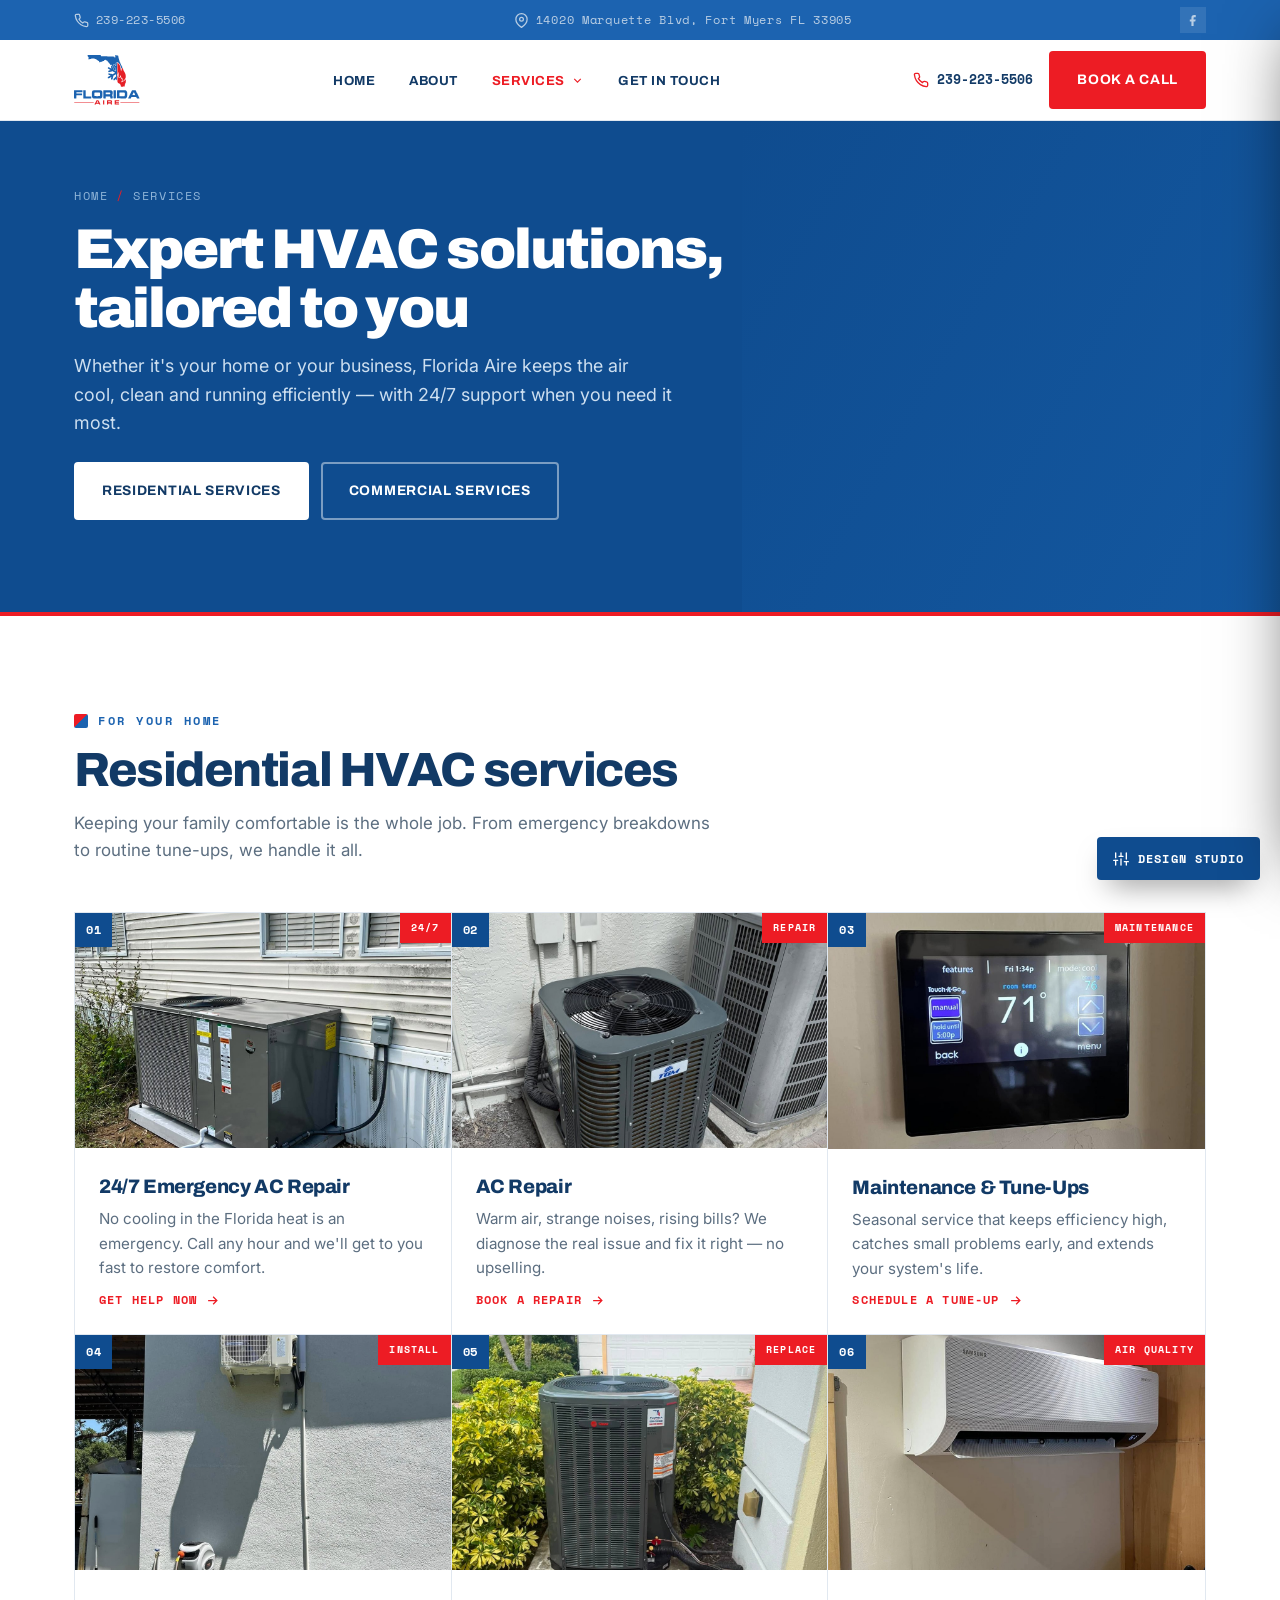
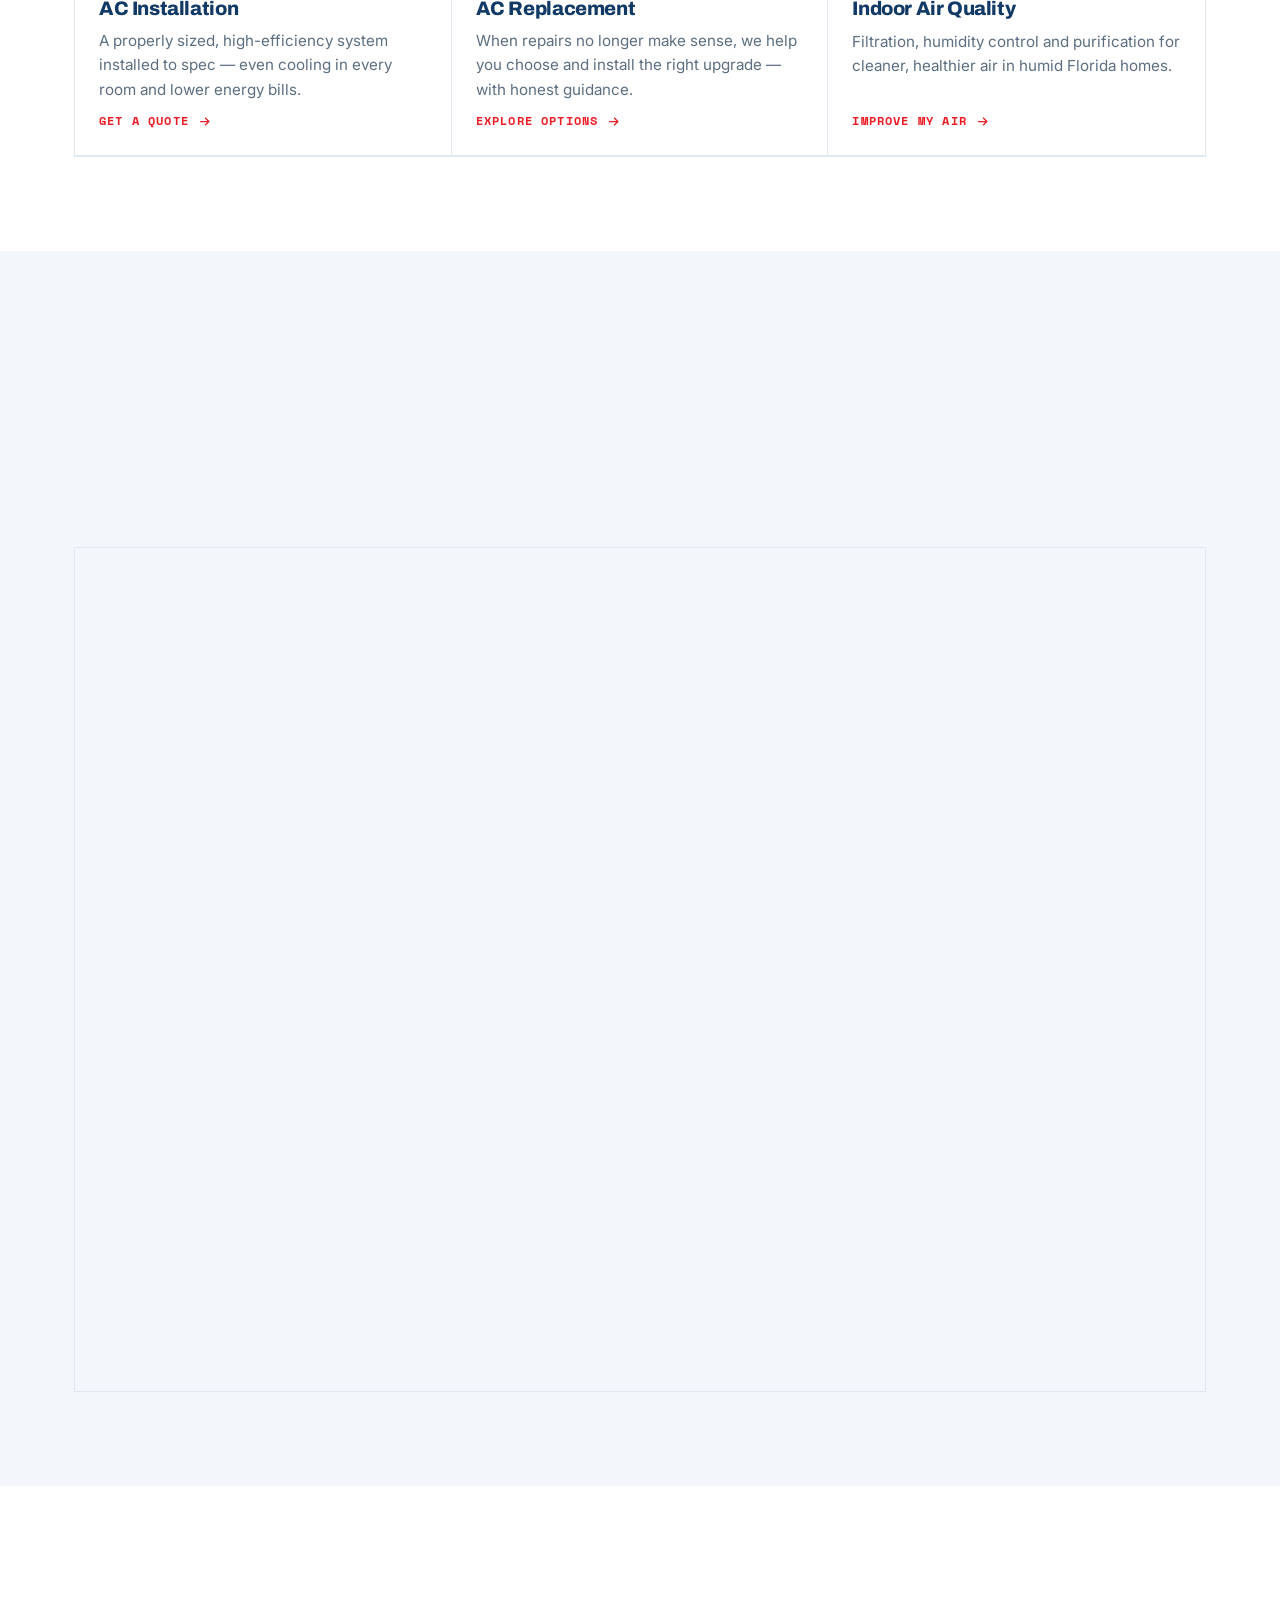
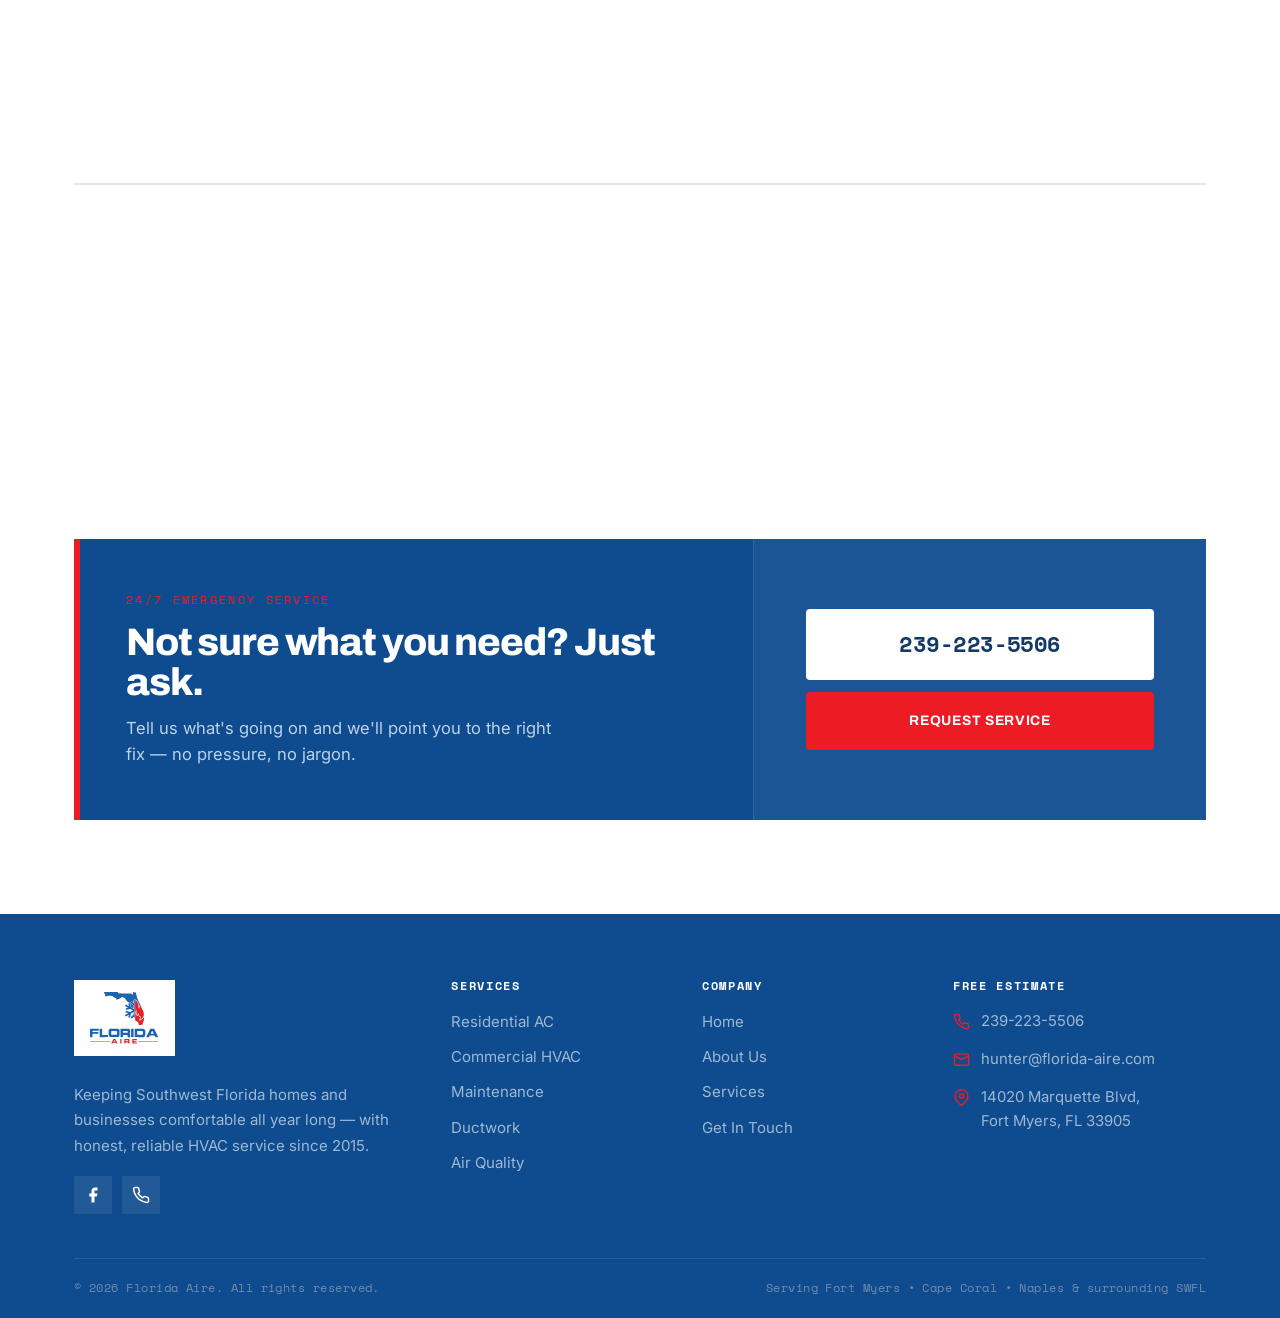
<file: services.html>
<!DOCTYPE html>
<html lang="en">
<head>
<meta charset="UTF-8" />
<meta name="viewport" content="width=device-width, initial-scale=1.0" />
<title>HVAC Services in Fort Myers — Florida Aire | Residential &amp; Commercial</title>
<meta name="description" content="Residential and commercial HVAC services in Fort Myers: 24/7 AC repair, installation, replacement, maintenance, ductwork and indoor air quality across Southwest Florida." />
<link rel="preconnect" href="https://fonts.googleapis.com">
<link rel="preconnect" href="https://fonts.gstatic.com" crossorigin>
<link href="https://fonts.googleapis.com/css2?family=Archivo:wght@400;500;600;700;800;900&family=Sora:wght@400;600;700;800&family=Anton&family=Poppins:wght@400;500;600;700;800&family=Playfair+Display:wght@400;600;700;800&family=Inter:wght@400;500;600;700&family=Figtree:wght@400;500;600;700&family=Roboto:wght@400;500;700&family=Work+Sans:wght@400;500;600;700&family=Lora:wght@400;500;600;700&family=Space+Mono:wght@400;700&display=swap" rel="stylesheet">
<script>(function(){try{var d=document.documentElement,s=localStorage;var L=s.getItem('fa-layout');if(L)d.setAttribute('data-layout',L);else d.setAttribute('data-layout','1');var H=s.getItem('fa-disp');if(H)d.style.setProperty('--disp',H);var B=s.getItem('fa-body');if(B)d.style.setProperty('--body',B);}catch(e){}})();</script>
<link rel="stylesheet" href="styles.css">
<link rel="stylesheet" href="layouts.css">
<link rel="icon" type="image/svg+xml" href="[data-uri]">
<link rel="icon" type="image/png" sizes="32x32" href="assets/favicon-32.png">
<link rel="icon" type="image/png" sizes="16x16" href="assets/favicon-16.png">
<link rel="icon" href="assets/favicon.ico" sizes="any">
<link rel="apple-touch-icon" href="assets/apple-touch-icon.png">
<link rel="manifest" href="site.webmanifest">
<meta name="theme-color" content="#1C63B0">
</head>
<body>
<svg width="0" height="0" style="position:absolute" aria-hidden="true"><defs><linearGradient id="faphg" x1="0" y1="0" x2="1" y2="1"><stop offset="0" stop-color="#1C63B0"/><stop offset="1" stop-color="#0F4C8F"/></linearGradient><symbol id="fa-ph" viewBox="0 0 400 300" preserveAspectRatio="xMidYMid slice"><rect width="400" height="300" fill="url(#faphg)"/><g stroke="#ffffff" stroke-opacity="0.20" stroke-width="7" stroke-linecap="round"><line x1="200.0" y1="150.0" x2="280.0" y2="150.0"/><line x1="246.4" y1="150.0" x2="270.1" y2="164.8"/><line x1="246.4" y1="150.0" x2="270.1" y2="135.2"/><line x1="200.0" y1="150.0" x2="240.0" y2="219.3"/><line x1="223.2" y1="190.2" x2="222.2" y2="218.2"/><line x1="223.2" y1="190.2" x2="247.9" y2="203.3"/><line x1="200.0" y1="150.0" x2="160.0" y2="219.3"/><line x1="176.8" y1="190.2" x2="152.1" y2="203.3"/><line x1="176.8" y1="190.2" x2="177.8" y2="218.2"/><line x1="200.0" y1="150.0" x2="120.0" y2="150.0"/><line x1="153.6" y1="150.0" x2="129.9" y2="135.2"/><line x1="153.6" y1="150.0" x2="129.9" y2="164.8"/><line x1="200.0" y1="150.0" x2="160.0" y2="80.7"/><line x1="176.8" y1="109.8" x2="177.8" y2="81.8"/><line x1="176.8" y1="109.8" x2="152.1" y2="96.7"/><line x1="200.0" y1="150.0" x2="240.0" y2="80.7"/><line x1="223.2" y1="109.8" x2="247.9" y2="96.7"/><line x1="223.2" y1="109.8" x2="222.2" y2="81.8"/></g><text x="200" y="252" fill="#ffffff" fill-opacity="0.5" font-family="monospace" font-size="14" letter-spacing="4" text-anchor="middle">FLORIDA AIRE</text></symbol></defs></svg>
<div class="topbar">
  <div class="wrap">
    <a href="tel:2392235506"><svg viewBox="0 0 24 24" fill="none" stroke="currentColor" stroke-width="2" width="15" height="15"><path d="M22 16.92v3a2 2 0 0 1-2.18 2 19.79 19.79 0 0 1-8.63-3.07 19.5 19.5 0 0 1-6-6 19.79 19.79 0 0 1-3.07-8.67A2 2 0 0 1 4.11 2h3a2 2 0 0 1 2 1.72c.13.96.36 1.9.7 2.81a2 2 0 0 1-.45 2.11L8.09 9.91a16 16 0 0 0 6 6l1.27-1.27a2 2 0 0 1 2.11-.45c.9.34 1.85.57 2.81.7A2 2 0 0 1 22 16.92z"/></svg> 239-223-5506</a>
    <a class="tb-mid" href="https://maps.google.com/?q=14020+Marquette+Blvd+Fort+Myers+FL+33905" target="_blank" rel="noopener"><svg viewBox="0 0 24 24" fill="none" stroke="currentColor" stroke-width="2" width="15" height="15"><path d="M21 10c0 7-9 13-9 13s-9-6-9-13a9 9 0 0 1 18 0z"/><circle cx="12" cy="10" r="3"/></svg> 14020 Marquette Blvd, Fort Myers FL 33905</a>
    <a class="tb-social" href="https://www.facebook.com/profile.php?id=61564320015191" target="_blank" rel="noopener" aria-label="Facebook"><svg viewBox="0 0 24 24" fill="currentColor"><path d="M18 2h-3a5 5 0 0 0-5 5v3H7v4h3v8h4v-8h3l1-4h-4V7a1 1 0 0 1 1-1h3z"/></svg></a>
  </div>
</div>
<header class="nav" id="nav">
  <div class="wrap">
    <a href="index.html" class="brand"><svg xmlns="http://www.w3.org/2000/svg" viewBox="0 0 807 612" class="brand-svg" role="img" aria-label="Florida Aire — Fort Myers HVAC"><g transform="translate(0.000000,612.000000) scale(0.100000,-0.100000)" fill="#1C63B0" stroke="none"><path d="M2079 6116 c-2 -2 -86 -7 -186 -10 -151 -4 -222 -14 -223 -29 0 -1
-7 -24 -15 -50 -8 -26 -10 -45 -5 -42 5 3 26 -19 47 -48 21 -30 49 -59 63 -64
18 -7 26 -18 28 -39 1 -17 -1 -24 -6 -17 -5 7 -8 -10 -8 -40 1 -34 6 -56 16
-64 13 -11 13 -12 -2 -13 -9 0 -20 -5 -24 -12 -4 -7 -3 -8 5 -4 6 4 2 -9 -9
-29 -11 -20 -18 -40 -16 -44 6 -9 160 5 236 21 30 6 66 10 79 9 13 -2 21 2 17
7 -5 9 16 15 104 30 19 3 89 4 155 3 146 -3 154 -4 150 -11 -2 -3 11 -6 28 -6
18 0 55 -12 84 -26 28 -15 54 -24 57 -21 3 4 6 2 6 -4 0 -6 14 -13 31 -17 17
-3 28 -10 24 -16 -3 -5 -3 -10 2 -11 27 -2 45 -10 81 -34 23 -15 39 -31 36
-36 -3 -5 3 -6 12 -2 12 4 15 3 10 -5 -4 -8 -2 -10 7 -6 9 3 16 -3 20 -15 3
-15 10 -19 21 -15 11 4 16 2 14 -7 -2 -7 3 -13 10 -14 8 0 19 -8 26 -17 8 -11
26 -18 47 -18 24 0 38 -6 47 -21 8 -12 9 -18 3 -14 -6 3 -11 2 -11 -3 0 -5 9
-12 20 -15 11 -3 20 -9 18 -14 -1 -4 1 -30 6 -56 8 -53 -1 -51 114 -30 20 3
43 5 50 4 6 -1 12 2 12 7 0 6 19 17 42 27 37 15 42 15 50 1 11 -20 32 -20 48
-1 7 9 19 14 27 11 7 -3 13 -1 13 5 0 12 40 48 54 49 5 0 20 12 33 26 23 25
29 26 89 21 64 -6 64 -6 64 36 0 64 26 87 97 87 22 0 43 4 49 10 6 6 26 1 57
-13 26 -13 44 -26 40 -30 -3 -4 1 -7 11 -7 22 0 103 -43 140 -74 22 -18 27
-30 23 -48 -6 -21 -5 -22 8 -5 14 20 32 6 19 -15 -4 -7 -3 -8 4 -4 7 4 12 1
12 -7 0 -8 14 -28 30 -45 17 -18 30 -29 30 -25 0 3 9 -4 20 -17 19 -22 24 -40
21 -69 -2 -8 2 -10 11 -5 9 6 9 2 -2 -12 -8 -10 -11 -16 -6 -12 5 4 14 2 22
-5 7 -7 25 -21 40 -32 39 -29 75 -67 69 -73 -2 -3 7 -15 20 -28 14 -13 25 -28
25 -34 0 -6 4 -9 9 -6 5 3 14 -8 21 -25 19 -45 65 -84 58 -48 -2 7 8 15 22 19
28 8 90 -14 90 -31 0 -7 9 -20 20 -29 21 -18 21 -18 -9 -39 -16 -12 -33 -21
-38 -21 -6 0 -18 -9 -28 -20 -10 -11 -21 -18 -24 -15 -7 4 -7 -115 1 -150 2
-11 11 -34 21 -52 22 -41 23 -103 1 -103 -9 0 -12 5 -8 12 4 7 3 8 -4 4 -7 -4
-21 -1 -33 7 -15 11 -17 16 -7 20 7 3 2 5 -12 4 -16 -1 -24 3 -22 11 1 8 -2
11 -8 7 -6 -4 -26 5 -45 19 -18 14 -38 26 -44 26 -5 0 -23 12 -40 26 -17 14
-36 22 -42 18 -8 -4 -9 -3 -5 4 5 8 -1 12 -18 12 -14 0 -27 4 -30 9 -8 13 -67
-10 -88 -34 -21 -25 -23 -72 -3 -116 8 -19 14 -29 15 -24 0 6 3 6 8 0 4 -6 37
-26 74 -45 36 -19 64 -38 62 -42 -3 -4 1 -5 9 -3 7 3 25 -5 40 -19 15 -14 27
-23 27 -20 0 3 9 0 20 -6 11 -6 18 -15 15 -20 -4 -6 2 -7 12 -3 15 6 16 5 5
-9 -11 -14 -10 -16 9 -11 20 6 21 4 9 -9 -8 -8 -24 -13 -38 -10 -17 3 -23 1
-18 -7 5 -8 -7 -11 -38 -11 -25 0 -48 -5 -51 -10 -3 -6 -26 -15 -49 -21 -36
-9 -47 -18 -62 -49 -10 -21 -22 -36 -26 -34 -14 9 26 -62 45 -78 25 -22 99
-33 125 -19 11 6 31 11 44 11 13 0 28 4 34 9 5 5 23 12 39 15 41 7 95 22 125
33 14 6 31 8 39 5 8 -3 11 0 7 7 -5 7 5 11 31 12 21 0 47 2 57 4 26 5 78 -23
70 -37 -4 -7 -3 -8 4 -4 6 3 16 -3 22 -14 6 -11 16 -20 23 -20 7 0 6 4 -3 10
-8 5 -10 10 -4 10 6 0 19 -9 29 -20 10 -11 22 -17 27 -14 4 3 7 0 6 -8 -2 -8
4 -12 15 -10 9 2 17 -2 17 -8 0 -6 5 -8 10 -5 14 9 62 -23 55 -35 -4 -6 0 -10
7 -10 8 0 14 -9 15 -20 1 -11 -4 -20 -10 -19 -25 3 -36 -2 -41 -18 -8 -24 -48
-41 -74 -32 -16 6 -20 5 -16 -6 4 -8 -16 -27 -53 -51 -84 -54 -109 -57 -198
-24 -11 5 -46 14 -77 21 -32 7 -58 16 -58 20 0 4 -8 7 -17 6 -26 -1 -143 25
-148 33 -3 4 -23 4 -47 0 -23 -5 -48 -5 -56 -2 -11 4 -13 1 -7 -7 4 -7 4 -16
-1 -20 -5 -3 -16 -17 -25 -31 -22 -34 10 -94 61 -117 62 -27 74 -31 135 -44
92 -19 105 -28 69 -46 -16 -8 -46 -26 -66 -40 -21 -14 -42 -22 -49 -17 -8 5
-9 3 -4 -6 6 -10 4 -12 -9 -7 -11 5 -15 3 -10 -5 5 -8 2 -9 -10 -5 -9 4 -15 3
-11 -2 6 -10 -49 -41 -72 -41 -8 0 -11 -5 -7 -12 5 -7 2 -9 -9 -5 -11 4 -14 2
-10 -9 5 -12 -7 -19 -29 -15 -5 0 -8 -6 -8 -14 0 -9 -9 -33 -20 -55 -20 -39
-29 -79 -12 -52 8 12 38 -32 34 -49 -1 -4 8 -4 20 -1 15 4 19 2 13 -7 -6 -10
-3 -11 11 -3 11 5 37 13 58 17 22 3 51 15 64 26 14 10 35 19 48 19 12 0 26 5
30 12 5 7 3 8 -6 3 -9 -5 -11 -4 -6 3 5 9 13 9 26 2 25 -13 40 -12 16 1 -16
10 -14 13 23 30 23 10 41 23 41 29 0 5 5 10 11 10 6 0 17 7 25 15 37 37 59
-19 26 -64 -12 -16 -23 -52 -27 -87 -3 -32 -9 -72 -12 -88 -3 -19 -2 -26 6
-22 6 4 11 1 11 -8 0 -9 11 -23 25 -32 14 -9 23 -20 20 -24 -8 -12 56 -4 90
11 17 8 30 19 30 24 0 16 27 89 37 102 5 7 7 21 3 31 -3 12 1 26 11 36 9 9 14
22 11 30 -8 19 13 107 24 101 5 -4 6 0 3 8 -7 20 13 93 32 112 9 8 11 15 4 15
-6 0 -2 9 9 21 12 13 25 18 33 13 7 -4 10 -4 6 1 -12 13 38 46 58 38 11 -4 15
-2 11 4 -7 11 41 38 62 34 8 -1 10 2 5 10 -5 9 -2 10 9 6 10 -4 17 -1 17 6 0
15 56 41 70 32 7 -4 14 2 17 14 13 52 24 -2 22 -120 -1 -97 -4 -133 -15 -144
-8 -7 -14 -18 -14 -23 0 -12 -29 -26 -50 -24 -11 1 -11 0 -2 -4 10 -5 10 -9 1
-20 -6 -8 -15 -11 -20 -8 -5 3 -9 0 -9 -6 0 -14 -160 -174 -183 -183 -10 -4
-16 -11 -12 -17 3 -5 0 -20 -7 -32 -18 -34 -19 -85 -2 -103 8 -8 13 -18 10
-23 -2 -4 3 -9 12 -10 81 -9 101 -9 99 2 -1 6 6 10 17 8 12 -2 16 1 10 9 -5 9
-2 10 10 6 13 -5 17 -3 13 7 -7 17 37 61 52 52 7 -5 8 -1 4 10 -5 14 -3 16 11
11 10 -4 15 -3 11 3 -9 14 43 67 53 55 15 -16 32 -77 25 -88 -3 -5 -2 -7 4 -4
5 4 16 -5 23 -18 7 -14 17 -25 22 -25 5 0 7 -4 3 -9 -3 -5 -1 -12 5 -16 5 -3
10 -1 10 6 0 8 4 8 15 -1 12 -10 16 -10 20 1 6 16 12 2179 6 2174 -2 -3 -12 0
-22 5 -12 7 -19 6 -21 -2 -2 -6 -15 -12 -28 -13 -30 -2 -32 -10 -37 -230 -2
-99 -6 -186 -9 -194 -5 -16 -74 43 -74 64 0 6 -18 22 -39 35 -21 14 -37 28
-34 33 2 4 -2 7 -10 7 -8 0 -22 9 -32 20 -22 24 -98 26 -117 3 -6 -7 -7 -13
-3 -13 4 0 2 -7 -5 -15 -7 -8 -14 -38 -15 -67 -2 -28 0 -46 4 -39 8 13 48 -36
43 -52 -1 -5 2 -6 8 -2 6 3 17 -1 26 -9 9 -9 11 -16 4 -16 -6 0 -9 -4 -5 -10
3 -5 13 -6 22 -3 12 5 15 2 10 -10 -4 -11 -2 -14 7 -11 13 5 53 -44 48 -59 -1
-5 2 -6 8 -2 12 7 80 -53 80 -71 0 -7 8 -15 18 -18 43 -14 52 -54 52 -239 0
-173 -5 -201 -32 -177 -22 18 -179 110 -188 110 -5 0 -17 9 -27 19 -10 10 -27
20 -37 22 -27 5 -67 87 -60 122 4 19 1 29 -10 33 -9 3 -16 17 -16 30 0 13 -4
32 -9 42 -12 22 -56 193 -55 210 1 6 -2 12 -7 12 -5 0 -9 6 -9 13 0 7 -9 18
-20 25 -12 7 -18 18 -14 24 5 7 2 9 -9 5 -11 -4 -14 -2 -10 9 6 17 3 17 42 3
20 -7 30 -17 29 -28 -2 -9 3 -15 10 -13 18 3 34 -45 22 -68 -7 -13 -7 -21 2
-26 7 -5 8 -3 3 6 -5 8 -4 11 2 7 5 -3 32 -84 58 -178 54 -190 52 -186 154
-240 48 -25 67 -40 65 -53 -2 -13 1 -15 11 -6 8 7 20 8 27 4 26 -17 39 -13 32
8 -5 16 -3 19 7 12 11 -6 12 -5 3 7 -15 18 -19 195 -4 204 5 3 10 12 10 18 0
7 -4 6 -11 -3 -8 -11 -9 -6 -5 20 4 25 3 31 -4 20 -9 -13 -14 -7 -11 13 0 4
-6 7 -15 7 -8 0 -13 4 -9 10 3 5 -8 16 -25 25 -16 8 -30 22 -30 30 0 8 -6 15
-13 15 -13 0 -98 81 -101 96 0 5 -5 8 -9 6 -5 -1 -6 2 -2 8 3 6 -3 10 -15 10
-16 0 -20 4 -16 16 3 8 2 13 -3 10 -9 -6 -55 43 -47 51 3 3 -1 15 -9 27 -17
23 -21 101 -5 91 6 -3 10 2 10 13 0 20 29 52 48 52 7 0 12 5 12 10 0 6 20 10
45 10 25 0 45 -5 45 -11 0 -5 5 -7 10 -4 6 3 10 2 10 -4 0 -6 10 -15 23 -21
21 -11 21 -10 3 4 -11 9 -15 16 -9 16 11 0 50 -39 46 -46 -8 -11 -2 -24 8 -19
6 4 20 -2 32 -13 36 -34 42 -15 43 129 0 154 12 186 81 214 33 14 83 11 83 -5
0 -4 17 -7 38 -6 31 1 36 -2 34 -17 -3 -16 0 -17 17 -7 19 10 25 7 22 -12 0
-4 5 -5 12 -2 7 2 19 -7 27 -21 8 -15 20 -23 27 -20 8 2 12 1 9 -4 -3 -5 3
-11 14 -14 11 -3 20 -12 20 -21 0 -9 4 -16 10 -16 5 0 9 -6 7 -12 -1 -7 3 -12
10 -11 8 2 10 -4 6 -14 -4 -10 -2 -14 4 -10 13 8 47 -29 38 -42 -3 -6 1 -11 9
-11 9 0 18 -11 22 -25 3 -14 10 -25 14 -25 5 0 12 -14 15 -32 4 -17 14 -38 21
-46 8 -7 14 -27 14 -43 0 -16 4 -29 10 -29 12 0 40 -65 40 -94 0 -12 4 -26 10
-32 9 -9 27 -113 33 -198 2 -28 9 -52 15 -54 7 -2 12 1 12 8 0 6 8 10 18 8 12
-2 18 5 20 22 2 19 1 22 -7 10 -5 -8 -7 -19 -4 -25 3 -5 0 -5 -7 2 -16 15 47
115 67 108 7 -2 12 1 10 7 -1 7 3 12 8 13 6 0 16 4 22 8 9 6 11 3 7 -10 -5
-17 -5 -17 6 0 6 9 9 21 5 26 -3 5 0 13 6 16 11 7 -22 45 -40 45 -5 0 -12 7
-15 16 -6 15 -4 15 10 3 16 -13 16 -12 4 8 -8 12 -18 19 -24 16 -5 -3 -6 -1
-2 6 5 7 -2 21 -16 34 -12 12 -29 35 -35 50 -15 33 -17 48 -3 27 5 -8 10 -10
10 -4 0 6 -9 19 -21 30 -11 10 -30 39 -41 64 -11 25 -31 67 -44 94 -13 28 -24
56 -24 63 0 7 -4 13 -9 13 -11 0 -36 59 -27 67 3 3 1 12 -5 20 -6 7 -9 22 -6
33 3 11 1 18 -4 14 -5 -3 -9 1 -9 8 0 9 -3 9 -10 -2 -8 -12 -10 -11 -10 6 0
11 -4 24 -8 30 -16 17 -52 116 -46 126 3 5 1 14 -4 21 -5 7 -13 28 -16 47 -4
19 -11 44 -16 55 -16 36 -40 132 -40 159 0 14 -5 26 -10 26 -7 0 -7 7 1 21 7
14 7 19 0 15 -13 -8 -17 8 -47 189 -22 131 -14 121 -102 134 -42 6 -81 16 -85
20 -5 5 -16 7 -25 4 -8 -4 -21 2 -28 12 -9 12 -14 14 -14 6 0 -10 -7 -9 -26 4
-14 9 -35 15 -45 12 -10 -3 -19 0 -19 6 0 6 -3 7 -7 3 -5 -4 -7 -11 -6 -14 1
-4 -5 -14 -13 -23 -25 -27 -28 -84 -9 -135 13 -34 14 -49 6 -57 -13 -13 -15
-30 -1 -22 5 3 5 -7 -1 -25 -10 -26 -35 -50 -53 -50 -13 0 -46 46 -46 65 0 68
-32 73 -510 81 -162 2 -317 6 -345 9 -27 2 -205 7 -395 11 -190 4 -350 11
-356 16 -6 4 -18 6 -27 2 -19 -7 -30 10 -33 57 -2 21 -10 50 -20 64 -16 25
-16 25 -603 25 -323 0 -590 -2 -592 -4z"/><path d="M5407 3838 c-4 -14 -9 -34 -13 -45 -3 -10 2 -5 11 10 9 16 15 36 13
45 -3 12 -6 9 -11 -10z"/><path d="M6355 3170 c3 -5 10 -10 16 -10 5 0 9 5 9 10 0 6 -7 10 -16 10 -8 0
-12 -4 -9 -10z"/><path d="M4852 3017 c-8 -10 -6 -13 7 -13 11 0 17 6 14 13 -3 7 -6 13 -8 13
-1 0 -7 -6 -13 -13z"/><path d="M5500 2610 c20 -13 33 -13 25 0 -3 6 -14 10 -23 10 -15 0 -15 -2 -2
-10z"/><path d="M6275 2547 c-4 -10 -5 -21 -1 -24 10 -10 18 4 13 24 -4 17 -4 17 -12
0z"/><path d="M485 1800 l-480 -5 -3 -492 c-2 -492 -2 -492 20 -499 28 -9 243 -8
258 1 6 4 10 72 10 184 0 160 2 180 18 194 17 15 56 17 350 17 l332 0 0 104
c0 88 -3 105 -17 110 -9 4 -165 6 -347 6 l-330 -2 -1 69 0 68 370 5 c204 3
371 7 371 8 4 8 -2 221 -7 226 -11 11 -69 12 -544 6z"/><path d="M3613 1800 c-23 -9 -23 -9 -22 -487 0 -263 4 -487 8 -498 7 -18 16
-19 132 -17 170 4 155 -9 151 130 l-4 118 247 2 c247 1 302 -5 292 -32 -3 -8
-2 -16 3 -18 6 -2 10 -16 11 -33 1 -16 6 -48 12 -70 5 -22 10 -51 11 -65 1
-25 1 -25 126 -31 172 -7 164 -14 156 135 -3 66 -11 139 -17 161 -6 22 -11 45
-11 52 -1 7 -4 10 -8 8 -4 -3 -15 4 -25 15 -10 11 -15 20 -10 20 4 0 2 6 -4
13 -8 11 -6 18 9 32 11 10 20 14 20 9 0 -4 10 10 22 31 33 61 40 319 9 370
-11 20 -18 42 -14 52 4 11 3 14 -5 9 -7 -4 -23 5 -39 20 -14 14 -44 34 -65 44
-21 9 -35 20 -32 23 4 3 -195 6 -441 7 -247 0 -457 2 -469 5 -12 2 -31 0 -43
-5z m524 -271 c105 3 189 2 186 -2 -3 -4 6 -7 19 -6 39 4 59 -1 53 -11 -3 -5
0 -7 8 -4 20 7 35 -15 43 -64 5 -33 3 -43 -9 -48 -9 -3 -13 -12 -10 -21 4 -11
2 -14 -5 -9 -7 4 -12 2 -12 -6 0 -32 -54 -39 -293 -38 l-236 1 1 104 c1 98 2
104 22 107 12 2 26 1 31 -2 6 -4 96 -4 202 -1z"/><path d="M7134 1802 c-10 -2 -25 -11 -32 -20 -7 -10 -16 -16 -20 -15 -4 2 -7
-6 -7 -16 0 -11 -3 -23 -7 -27 -5 -4 -8 -16 -8 -26 0 -11 -4 -16 -10 -13 -6 3
-10 -4 -10 -17 -1 -26 -30 -72 -30 -47 0 8 -7 1 -15 -14 -8 -15 -11 -35 -8
-44 4 -11 3 -14 -5 -9 -8 5 -10 2 -6 -8 3 -9 2 -16 -3 -16 -5 0 -10 -10 -10
-22 -1 -13 -7 -24 -13 -26 -5 -2 -10 -10 -10 -18 0 -9 -4 -12 -10 -9 -6 3 -7
-1 -4 -9 3 -9 2 -16 -4 -16 -5 0 -9 -8 -8 -17 0 -10 -4 -17 -11 -16 -8 2 -10
-4 -6 -14 5 -12 3 -14 -7 -8 -10 6 -12 4 -7 -9 9 -22 -32 -98 -46 -89 -6 4 -8
-2 -5 -15 4 -14 2 -20 -4 -16 -6 4 -8 1 -6 -7 6 -15 -16 -65 -38 -87 -8 -7
-14 -20 -14 -28 0 -9 -5 -12 -11 -8 -7 4 -9 0 -5 -14 4 -11 1 -26 -6 -33 -7
-8 -13 -18 -14 -24 -1 -22 -26 -75 -35 -75 -5 0 -8 -6 -6 -12 1 -7 -4 -12 -11
-10 -7 1 -12 -3 -11 -10 4 -31 -2 -49 -13 -42 -6 4 -8 3 -4 -4 3 -6 -3 -26
-14 -45 -21 -35 -21 -35 11 -42 58 -13 289 -11 289 2 0 6 11 20 24 31 14 10
24 28 23 39 -1 22 31 94 47 105 14 10 558 10 571 0 18 -13 42 -47 26 -38 -9 6
-12 5 -9 -5 3 -8 10 -13 17 -12 13 3 40 -48 43 -81 1 -13 6 -22 10 -20 4 3 8
1 8 -4 0 -19 36 -24 155 -22 175 1 170 -1 147 53 -7 16 -9 33 -6 39 4 6 3 8
-3 5 -13 -8 -34 38 -27 58 4 8 2 15 -2 15 -17 0 -63 85 -60 112 2 18 -1 25
-10 21 -9 -3 -11 2 -7 18 4 14 2 20 -5 15 -11 -7 -42 46 -42 73 0 9 -9 24 -21
34 -14 12 -18 24 -13 39 4 15 3 18 -7 13 -9 -6 -11 -3 -6 8 3 10 3 17 -1 17
-11 0 -53 76 -46 82 9 9 -19 58 -29 51 -6 -4 -8 0 -4 11 4 9 3 15 -2 12 -11
-7 -64 102 -63 127 0 9 -2 16 -6 14 -4 -2 -19 20 -34 50 -15 29 -24 52 -20 49
4 -3 9 5 9 17 2 17 0 19 -7 7 -8 -12 -10 -11 -11 5 -1 11 0 24 1 30 1 5 -2 7
-6 2 -4 -4 -14 -1 -23 7 -15 13 -359 28 -417 18z m209 -258 c-3 -8 0 -14 7
-14 6 0 10 -6 7 -12 -2 -7 7 -26 20 -42 14 -17 22 -35 18 -45 -3 -8 -3 -12 1
-8 8 7 44 -56 44 -77 0 -8 4 -16 8 -18 9 -3 62 -110 62 -124 0 -3 -7 -1 -15 6
-8 7 -15 9 -15 4 0 -13 -283 -11 -292 1 -5 6 -8 4 -8 -5 -1 -12 -4 -11 -15 4
-15 20 -6 57 23 89 9 11 17 24 17 30 2 29 18 49 27 35 7 -10 8 -9 4 5 -6 20 8
62 29 83 8 9 15 22 15 30 0 28 28 70 49 71 13 1 18 -3 14 -13z"/><path d="M1144 1792 c-15 -10 -25 -42 -14 -42 6 0 10 -171 9 -466 0 -268 3
-470 9 -476 11 -11 943 -11 955 1 5 5 10 44 13 87 2 44 6 89 9 102 3 13 1 22
-6 22 -7 0 -10 3 -6 6 24 25 -30 29 -344 26 -328 -3 -328 -3 -334 20 -3 13 -4
168 -3 346 2 199 -1 322 -7 322 -5 0 -4 5 3 12 7 7 8 17 1 30 -9 16 -24 18
-142 18 -73 0 -137 -4 -143 -8z"/><path d="M2370 1784 c-14 -8 -31 -12 -38 -9 -8 3 -23 -2 -35 -10 -13 -9 -16
-15 -8 -15 11 0 10 -5 -4 -20 -10 -11 -22 -17 -26 -14 -5 3 -9 0 -9 -7 0 -7
-6 -20 -13 -28 -36 -43 -47 -134 -47 -390 0 -273 8 -321 66 -382 13 -14 21
-29 17 -33 -5 -4 -3 -6 2 -5 12 3 75 -33 75 -43 0 -5 7 -8 16 -8 8 0 13 -4 9
-10 -4 -6 152 -9 425 -10 444 0 497 4 551 41 14 10 28 16 31 13 3 -2 11 3 19
13 12 15 12 16 -1 8 -8 -4 -3 5 11 21 64 70 64 69 66 422 2 208 -1 321 -7 317
-6 -3 -10 -1 -10 6 0 7 -7 20 -16 30 -8 9 -16 26 -17 38 -1 12 -6 20 -13 17
-6 -2 -17 4 -25 15 -7 10 -19 19 -27 19 -7 0 -10 5 -6 12 4 7 3 8 -5 4 -6 -4
-25 0 -43 8 -44 22 -898 22 -938 0z m744 -258 c12 -3 16 -10 13 -20 -4 -10 -1
-13 8 -9 8 3 12 10 9 17 -4 6 4 1 17 -12 23 -21 24 -30 27 -159 4 -150 -5
-243 -19 -208 -7 19 -11 11 -9 -20 1 -3 -6 -12 -14 -20 -18 -18 -598 -24 -604
-6 -2 6 -10 11 -17 11 -22 0 -28 36 -29 200 -2 172 0 190 21 190 8 0 12 4 8 9
-3 5 0 13 6 17 7 4 9 3 6 -3 -4 -6 0 -13 8 -16 9 -4 12 -1 8 8 -3 9 3 18 15
22 22 8 514 7 546 -1z"/><path d="M4844 1785 c-4 -8 -4 -22 0 -30 3 -8 0 -15 -7 -15 -7 0 -8 -3 -2 -8
12 -8 14 -903 3 -895 -16 9 -7 -10 10 -23 28 -22 279 -19 284 3 2 9 2 234 0
500 l-2 483 -141 0 c-115 0 -141 -3 -145 -15z"/><path d="M5267 1758 c-6 -52 -6 -928 0 -945 4 -10 125 -13 536 -13 293 0 527
4 520 8 -7 4 4 15 30 27 23 11 48 28 55 38 7 9 18 15 23 12 5 -4 9 0 9 8 0 8
7 20 15 27 8 7 15 18 14 24 -3 22 1 35 14 48 28 28 38 124 36 347 -1 121 -5
218 -9 216 -5 -3 -13 17 -20 44 -6 27 -18 52 -26 55 -12 5 -13 10 -3 28 11 21
11 22 -4 9 -12 -9 -17 -10 -17 -2 0 15 -22 37 -80 82 -24 18 -40 27 -36 19 7
-12 6 -13 -5 -2 -10 9 -130 12 -530 12 -517 0 -517 0 -522 -42z m901 -250 c18
-15 22 -17 12 -4 -14 18 -14 19 8 7 13 -7 27 -23 32 -37 15 -38 8 -330 -8
-346 -11 -11 -12 -10 -6 7 7 17 6 18 -8 5 -8 -8 -14 -20 -11 -26 5 -14 -40
-37 -74 -36 -15 0 -146 0 -290 1 l-263 1 0 215 c0 165 3 215 13 215 8 0 8 3
-2 9 -23 15 12 16 302 14 267 -1 269 -1 295 -25z"/><path d="M2244 861 c0 -11 5 -17 13 -14 10 4 11 9 2 19 -15 18 -15 18 -15 -5z"/><path d="M4660 294 c0 -8 5 -12 10 -9 6 3 10 10 10 16 0 5 -4 9 -10 9 -5 0
-10 -7 -10 -16z"/><path d="M2486 142 c-9 -27 -5 -34 10 -24 7 4 8 16 4 27 -7 19 -7 19 -14 -3z"/></g><g transform="translate(0.000000,612.000000) scale(0.100000,-0.100000)" fill="#E51F26" stroke="none"><path d="M5310 4403 c0 -427 2 -774 5 -771 3 3 26 76 50 164 25 87 58 186 74
219 28 60 28 60 23 -175 -8 -370 33 -505 142 -467 29 10 29 10 23 153 -3 79
-2 144 2 144 24 0 156 -258 178 -347 9 -38 18 -74 19 -81 6 -23 48 -9 62 21
19 39 28 34 48 -25 18 -55 16 -201 -5 -263 -17 -53 -22 -85 -12 -85 22 0 168
108 230 171 75 75 125 151 161 249 22 57 25 81 25 195 0 147 -17 222 -85 380
-37 88 -54 119 -153 281 -54 90 -90 195 -106 309 -13 94 -14 94 -49 69 -71
-53 -122 -173 -143 -336 -11 -82 -13 -88 -24 -67 -24 46 -57 204 -65 309 -22
286 -152 562 -326 695 -81 62 -74 127 -74 -742z"/><path d="M5377 3680 c-61 -163 -62 -171 -62 -515 0 -320 0 -320 34 -393 31
-66 37 -73 59 -67 53 13 216 -101 267 -189 46 -78 66 -154 54 -199 -19 -70 50
-114 127 -82 25 10 52 14 75 10 26 -5 62 1 119 19 88 28 96 27 111 -11 8 -21
12 -23 25 -12 29 24 36 49 24 79 -9 22 -9 33 1 52 7 12 11 46 10 75 -2 39 5
69 29 125 55 129 59 138 73 138 11 0 16 36 21 178 3 97 9 197 12 222 6 45 6
45 -56 -22 -81 -89 -212 -186 -333 -249 -85 -44 -186 -83 -194 -76 -1 2 20 47
47 100 52 104 70 168 70 247 0 50 0 50 -40 50 -55 0 -86 32 -95 96 -11 86 -27
144 -45 166 -18 22 -18 22 -25 -22 -9 -56 -43 -90 -88 -90 -129 0 -165 56
-191 305 -12 110 -12 110 -29 65z"/><path d="M6322 2660 c0 -19 2 -27 5 -17 2 9 2 25 0 35 -3 9 -5 1 -5 -18z"/><path d="M2762 578 c-13 -18 -252 -508 -252 -519 0 -5 34 -9 75 -9 76 0 76 0
98 50 22 50 22 50 192 50 170 0 170 0 195 -48 25 -47 25 -47 98 -50 46 -2 72
1 72 8 0 10 -61 140 -195 414 -57 116 -57 116 -165 116 -74 0 -111 -4 -118
-12z m175 -205 l51 -108 -105 -3 c-58 -1 -108 -1 -110 2 -7 7 94 216 105 216
4 0 31 -48 59 -107z"/><path d="M3566 534 c-9 -78 -7 -457 3 -473 5 -8 29 -11 72 -9 l64 3 0 265 0
265 -66 3 c-66 3 -66 3 -73 -54z"/><path d="M4047 584 c-4 -4 -7 -126 -7 -271 l0 -263 70 0 c70 0 70 0 70 64 0
79 -5 76 160 76 157 0 163 -4 172 -105 3 -30 3 -30 72 -30 80 0 79 -2 66 102
-7 51 -14 72 -30 85 -22 18 -22 18 4 48 44 52 49 175 9 228 -50 67 -50 67
-326 70 -139 2 -256 0 -260 -4z m445 -151 c24 -21 23 -68 -2 -93 -19 -19 -31
-20 -163 -18 -142 3 -142 3 -145 66 -3 62 -3 62 144 62 123 0 150 -3 166 -17z"/><path d="M4980 320 l0 -270 269 0 c297 0 278 -5 277 70 -1 45 -1 45 -201 50
-200 5 -200 5 -203 53 -3 47 -3 47 187 47 191 0 191 0 191 50 0 50 0 50 -157
51 -240 2 -217 -3 -221 47 -3 42 -3 42 197 42 223 0 216 -2 207 70 -2 14 -4
33 -5 43 -1 16 -21 17 -271 17 l-270 0 0 -270z"/><path d="M20 320 c0 -30 0 -30 1200 -30 1200 0 1200 0 1200 30 0 30 0 30
-1200 30 -1200 0 -1200 0 -1200 -30z"/><path d="M5667 343 c-4 -3 -7 -17 -7 -30 0 -23 0 -23 1176 -23 1175 0 1175 0
1172 28 -3 27 -3 27 -1169 30 -641 1 -1169 -1 -1172 -5z"/></g></svg></a>
    <nav class="navlinks" id="navlinks">
      <a href="index.html" class="">Home</a>
      <a href="about.html" class="">About</a>
      <div class="dd">
        <a href="services.html" class="active">Services <svg class="caret" viewBox="0 0 24 24" fill="none" stroke="currentColor" stroke-width="2"><path d="M6 9l6 6 6-6"/></svg></a>
        <div class="dd-menu">
          <div class="dd-label">Residential</div>
          <a href="services.html#residential">24/7 Emergency AC</a>
          <a href="services.html#residential">AC Repair</a>
          <a href="services.html#residential">Maintenance &amp; Tune-Ups</a>
          <a href="services.html#residential">Installation &amp; Replacement</a>
          <div class="dd-label">Commercial</div>
          <a href="services.html#commercial">Commercial HVAC Repair</a>
          <a href="services.html#commercial">Installation &amp; Replacement</a>
        </div>
      </div>
      <a href="contact.html" class="">Get In Touch</a>
    </nav>
    <div class="nav-cta">
      <a href="tel:2392235506" class="nav-phone"><svg viewBox="0 0 24 24" fill="none" stroke="currentColor" stroke-width="2"><path d="M22 16.92v3a2 2 0 0 1-2.18 2 19.79 19.79 0 0 1-8.63-3.07 19.5 19.5 0 0 1-6-6 19.79 19.79 0 0 1-3.07-8.67A2 2 0 0 1 4.11 2h3a2 2 0 0 1 2 1.72c.13.96.36 1.9.7 2.81a2 2 0 0 1-.45 2.11L8.09 9.91a16 16 0 0 0 6 6l1.27-1.27a2 2 0 0 1 2.11-.45c.9.34 1.85.57 2.81.7A2 2 0 0 1 22 16.92z"/></svg> 239-223-5506</a>
      <a href="contact.html" class="btn btn-red">Book a Call</a>
      <button class="burger" id="burger" aria-label="Menu"><span></span><span></span><span></span></button>
    </div>
  </div>
</header>


<section class="page-hero">
  <div class="air-current"><span></span><span></span><span></span></div>
  <div class="wrap">
    <div class="crumb"><a href="index.html">Home</a> <span class="sep">/</span> Services</div>
    <h1>Expert HVAC solutions, tailored to you</h1>
    <p>Whether it's your home or your business, Florida Aire keeps the air cool, clean and running efficiently — with 24/7 support when you need it most.</p>
    <div class="hero-actions" style="margin-top:24px">
      <a href="#residential" class="btn btn-white">Residential services</a>
      <a href="#commercial" class="btn btn-ghost-white">Commercial services</a>
    </div>
  </div>
</section>

<!-- RESIDENTIAL -->
<section class="section" id="residential">
  <div class="wrap">
    <div class="sec-head reveal">
      <span class="eyebrow">For your home</span>
      <h2>Residential HVAC services</h2>
      <p>Keeping your family comfortable is the whole job. From emergency breakdowns to routine tune-ups, we handle it all.</p>
    </div>
    <div class="svc-grid">
      <article class="svc-card reveal"><div class="svc-media"><svg class="fa-ph" aria-hidden="true"><use href="#fa-ph"></use></svg><span class="tag">24/7</span><img src="assets/images/svc-res-emergency.jpg" alt="Emergency AC repair" loading="lazy"></div><div class="svc-body"><h3>24/7 Emergency AC Repair</h3><p>No cooling in the Florida heat is an emergency. Call any hour and we'll get to you fast to restore comfort.</p><a href="contact.html" class="svc-link">Get help now <svg viewBox="0 0 24 24" fill="none" stroke="currentColor" stroke-width="2"><path d="M5 12h14M13 6l6 6-6 6"/></svg></a></div></article>
      <article class="svc-card reveal"><div class="svc-media"><svg class="fa-ph" aria-hidden="true"><use href="#fa-ph"></use></svg><span class="tag">Repair</span><img src="assets/images/svc-res-acrepair.jpg" alt="AC repair" loading="lazy"></div><div class="svc-body"><h3>AC Repair</h3><p>Warm air, strange noises, rising bills? We diagnose the real issue and fix it right — no upselling.</p><a href="contact.html" class="svc-link">Book a repair <svg viewBox="0 0 24 24" fill="none" stroke="currentColor" stroke-width="2"><path d="M5 12h14M13 6l6 6-6 6"/></svg></a></div></article>
      <article class="svc-card reveal"><div class="svc-media"><svg class="fa-ph" aria-hidden="true"><use href="#fa-ph"></use></svg><span class="tag">Maintenance</span><img src="assets/images/svc-res-maintenance.jpg" alt="AC maintenance" loading="lazy"></div><div class="svc-body"><h3>Maintenance &amp; Tune-Ups</h3><p>Seasonal service that keeps efficiency high, catches small problems early, and extends your system's life.</p><a href="contact.html" class="svc-link">Schedule a tune-up <svg viewBox="0 0 24 24" fill="none" stroke="currentColor" stroke-width="2"><path d="M5 12h14M13 6l6 6-6 6"/></svg></a></div></article>
      <article class="svc-card reveal"><div class="svc-media"><svg class="fa-ph" aria-hidden="true"><use href="#fa-ph"></use></svg><span class="tag">Install</span><img src="assets/images/svc-res-installation.jpg" alt="AC installation" loading="lazy"></div><div class="svc-body"><h3>AC Installation</h3><p>A properly sized, high-efficiency system installed to spec — even cooling in every room and lower energy bills.</p><a href="contact.html" class="svc-link">Get a quote <svg viewBox="0 0 24 24" fill="none" stroke="currentColor" stroke-width="2"><path d="M5 12h14M13 6l6 6-6 6"/></svg></a></div></article>
      <article class="svc-card reveal"><div class="svc-media"><svg class="fa-ph" aria-hidden="true"><use href="#fa-ph"></use></svg><span class="tag">Replace</span><img src="assets/images/svc-res-replacement.jpg" alt="AC replacement" loading="lazy"></div><div class="svc-body"><h3>AC Replacement</h3><p>When repairs no longer make sense, we help you choose and install the right upgrade — with honest guidance.</p><a href="contact.html" class="svc-link">Explore options <svg viewBox="0 0 24 24" fill="none" stroke="currentColor" stroke-width="2"><path d="M5 12h14M13 6l6 6-6 6"/></svg></a></div></article>
      <article class="svc-card reveal"><div class="svc-media"><svg class="fa-ph" aria-hidden="true"><use href="#fa-ph"></use></svg><span class="tag">Air quality</span><img src="assets/images/svc-res-airquality.jpg" alt="Indoor air quality" loading="lazy"></div><div class="svc-body"><h3>Indoor Air Quality</h3><p>Filtration, humidity control and purification for cleaner, healthier air in humid Florida homes.</p><a href="contact.html" class="svc-link">Improve my air <svg viewBox="0 0 24 24" fill="none" stroke="currentColor" stroke-width="2"><path d="M5 12h14M13 6l6 6-6 6"/></svg></a></div></article>
    </div>
  </div>
</section>

<!-- COMMERCIAL -->
<section class="section tint" id="commercial">
  <div class="wrap">
    <div class="sec-head reveal">
      <span class="eyebrow">For your business</span>
      <h2>Commercial HVAC services</h2>
      <p>Downtime costs money. We keep your building comfortable and your systems running with fast, dependable commercial service.</p>
    </div>
    <div class="svc-grid">
      <article class="svc-card reveal"><div class="svc-media"><svg class="fa-ph" aria-hidden="true"><use href="#fa-ph"></use></svg><span class="tag">24/7</span><img src="assets/images/svc-com-emergency.jpg" alt="Emergency commercial HVAC" loading="lazy"></div><div class="svc-body"><h3>24/7 Emergency Repair</h3><p>Around-the-clock response to protect your business, staff and customers when the system goes down.</p><a href="contact.html" class="svc-link">Call now <svg viewBox="0 0 24 24" fill="none" stroke="currentColor" stroke-width="2"><path d="M5 12h14M13 6l6 6-6 6"/></svg></a></div></article>
      <article class="svc-card reveal"><div class="svc-media"><svg class="fa-ph" aria-hidden="true"><use href="#fa-ph"></use></svg><span class="tag">Repair</span><img src="assets/images/svc-com-repair.jpg" alt="Commercial HVAC repair" loading="lazy"></div><div class="svc-body"><h3>Commercial HVAC Repair</h3><p>Fast diagnostics and durable repairs for rooftop units, split systems and light commercial equipment.</p><a href="contact.html" class="svc-link">Book a repair <svg viewBox="0 0 24 24" fill="none" stroke="currentColor" stroke-width="2"><path d="M5 12h14M13 6l6 6-6 6"/></svg></a></div></article>
      <article class="svc-card reveal"><div class="svc-media"><svg class="fa-ph" aria-hidden="true"><use href="#fa-ph"></use></svg><span class="tag">Install</span><img src="assets/images/svc-com-installation.jpg" alt="Commercial HVAC installation" loading="lazy"></div><div class="svc-body"><h3>Installation</h3><p>Efficient commercial systems sized and installed to keep your space comfortable and your costs predictable.</p><a href="contact.html" class="svc-link">Get a quote <svg viewBox="0 0 24 24" fill="none" stroke="currentColor" stroke-width="2"><path d="M5 12h14M13 6l6 6-6 6"/></svg></a></div></article>
      <article class="svc-card reveal"><div class="svc-media"><svg class="fa-ph" aria-hidden="true"><use href="#fa-ph"></use></svg><span class="tag">Replace</span><img src="assets/images/svc-com-replacement.jpg" alt="Commercial HVAC replacement" loading="lazy"></div><div class="svc-body"><h3>System Replacement</h3><p>Aging equipment replaced with minimal disruption — planned around your hours to keep business moving.</p><a href="contact.html" class="svc-link">Explore options <svg viewBox="0 0 24 24" fill="none" stroke="currentColor" stroke-width="2"><path d="M5 12h14M13 6l6 6-6 6"/></svg></a></div></article>
      <article class="svc-card reveal"><div class="svc-media"><svg class="fa-ph" aria-hidden="true"><use href="#fa-ph"></use></svg><span class="tag">Airflow</span><img src="assets/images/svc-com-ductwork.jpg" alt="Ductwork" loading="lazy"></div><div class="svc-body"><h3>Ductwork</h3><p>Sealing, repair and rebuilds that stop wasted airflow and keep every zone evenly comfortable.</p><a href="contact.html" class="svc-link">Learn more <svg viewBox="0 0 24 24" fill="none" stroke="currentColor" stroke-width="2"><path d="M5 12h14M13 6l6 6-6 6"/></svg></a></div></article>
      <article class="svc-card reveal"><div class="svc-media"><svg class="fa-ph" aria-hidden="true"><use href="#fa-ph"></use></svg><span class="tag">Maintenance</span><img src="assets/images/svc-com-maintenance.jpg" alt="Commercial maintenance plan" loading="lazy"></div><div class="svc-body"><h3>Maintenance Plans</h3><p>Scheduled service agreements that prevent breakdowns and keep your equipment under warranty.</p><a href="contact.html" class="svc-link">Ask about plans <svg viewBox="0 0 24 24" fill="none" stroke="currentColor" stroke-width="2"><path d="M5 12h14M13 6l6 6-6 6"/></svg></a></div></article>
    </div>
  </div>
</section>

<!-- PROCESS -->
<section class="section process">
  <div class="wrap">
    <div class="sec-head center reveal">
      <span class="eyebrow" style="justify-content:center">How it works</span>
      <h2>Comfort in four simple steps</h2>
      <p>Getting cool again shouldn't be complicated. Here's exactly what happens when you call.</p>
    </div>
    <div class="steps">
      <div class="step reveal"><div class="num">01</div><h3>Reach out</h3><p>Call or book online. A real person answers and gets your details.</p></div>
      <div class="step reveal"><div class="num">02</div><h3>We diagnose</h3><p>We arrive on time, find the real problem, and explain your options.</p></div>
      <div class="step reveal"><div class="num">03</div><h3>We fix it right</h3><p>Quality parts, careful work, and a tidy job site when we're done.</p></div>
      <div class="step reveal"><div class="num">04</div><h3>You stay cool</h3><p>We confirm everything runs perfectly — and we're one call away.</p></div>
    </div>
  </div>
</section>

<section class="section">
  <div class="wrap">
    <div class="cta-band reveal">
      <div class="cta-left"><span class="kick">24/7 Emergency Service</span><h2>Not sure what you need? Just ask.</h2><p>Tell us what's going on and we'll point you to the right fix — no pressure, no jargon.</p></div>
      <div class="cta-actions">
        <a href="tel:2392235506" class="btn btn-white call-big">239-223-5506</a>
        <a href="contact.html" class="btn btn-red">Request service</a>
      </div>
    </div>
  </div>
</section>

<!-- FOOTER -->
<footer>
  <div class="wrap">
    <div class="foot-grid">
      <div>
        <a href="index.html" class="brand foot-logo"><svg xmlns="http://www.w3.org/2000/svg" viewBox="0 0 807 612" class="brand-svg" role="img" aria-label="Florida Aire — Fort Myers HVAC"><g transform="translate(0.000000,612.000000) scale(0.100000,-0.100000)" fill="#1C63B0" stroke="none"><path d="M2079 6116 c-2 -2 -86 -7 -186 -10 -151 -4 -222 -14 -223 -29 0 -1
-7 -24 -15 -50 -8 -26 -10 -45 -5 -42 5 3 26 -19 47 -48 21 -30 49 -59 63 -64
18 -7 26 -18 28 -39 1 -17 -1 -24 -6 -17 -5 7 -8 -10 -8 -40 1 -34 6 -56 16
-64 13 -11 13 -12 -2 -13 -9 0 -20 -5 -24 -12 -4 -7 -3 -8 5 -4 6 4 2 -9 -9
-29 -11 -20 -18 -40 -16 -44 6 -9 160 5 236 21 30 6 66 10 79 9 13 -2 21 2 17
7 -5 9 16 15 104 30 19 3 89 4 155 3 146 -3 154 -4 150 -11 -2 -3 11 -6 28 -6
18 0 55 -12 84 -26 28 -15 54 -24 57 -21 3 4 6 2 6 -4 0 -6 14 -13 31 -17 17
-3 28 -10 24 -16 -3 -5 -3 -10 2 -11 27 -2 45 -10 81 -34 23 -15 39 -31 36
-36 -3 -5 3 -6 12 -2 12 4 15 3 10 -5 -4 -8 -2 -10 7 -6 9 3 16 -3 20 -15 3
-15 10 -19 21 -15 11 4 16 2 14 -7 -2 -7 3 -13 10 -14 8 0 19 -8 26 -17 8 -11
26 -18 47 -18 24 0 38 -6 47 -21 8 -12 9 -18 3 -14 -6 3 -11 2 -11 -3 0 -5 9
-12 20 -15 11 -3 20 -9 18 -14 -1 -4 1 -30 6 -56 8 -53 -1 -51 114 -30 20 3
43 5 50 4 6 -1 12 2 12 7 0 6 19 17 42 27 37 15 42 15 50 1 11 -20 32 -20 48
-1 7 9 19 14 27 11 7 -3 13 -1 13 5 0 12 40 48 54 49 5 0 20 12 33 26 23 25
29 26 89 21 64 -6 64 -6 64 36 0 64 26 87 97 87 22 0 43 4 49 10 6 6 26 1 57
-13 26 -13 44 -26 40 -30 -3 -4 1 -7 11 -7 22 0 103 -43 140 -74 22 -18 27
-30 23 -48 -6 -21 -5 -22 8 -5 14 20 32 6 19 -15 -4 -7 -3 -8 4 -4 7 4 12 1
12 -7 0 -8 14 -28 30 -45 17 -18 30 -29 30 -25 0 3 9 -4 20 -17 19 -22 24 -40
21 -69 -2 -8 2 -10 11 -5 9 6 9 2 -2 -12 -8 -10 -11 -16 -6 -12 5 4 14 2 22
-5 7 -7 25 -21 40 -32 39 -29 75 -67 69 -73 -2 -3 7 -15 20 -28 14 -13 25 -28
25 -34 0 -6 4 -9 9 -6 5 3 14 -8 21 -25 19 -45 65 -84 58 -48 -2 7 8 15 22 19
28 8 90 -14 90 -31 0 -7 9 -20 20 -29 21 -18 21 -18 -9 -39 -16 -12 -33 -21
-38 -21 -6 0 -18 -9 -28 -20 -10 -11 -21 -18 -24 -15 -7 4 -7 -115 1 -150 2
-11 11 -34 21 -52 22 -41 23 -103 1 -103 -9 0 -12 5 -8 12 4 7 3 8 -4 4 -7 -4
-21 -1 -33 7 -15 11 -17 16 -7 20 7 3 2 5 -12 4 -16 -1 -24 3 -22 11 1 8 -2
11 -8 7 -6 -4 -26 5 -45 19 -18 14 -38 26 -44 26 -5 0 -23 12 -40 26 -17 14
-36 22 -42 18 -8 -4 -9 -3 -5 4 5 8 -1 12 -18 12 -14 0 -27 4 -30 9 -8 13 -67
-10 -88 -34 -21 -25 -23 -72 -3 -116 8 -19 14 -29 15 -24 0 6 3 6 8 0 4 -6 37
-26 74 -45 36 -19 64 -38 62 -42 -3 -4 1 -5 9 -3 7 3 25 -5 40 -19 15 -14 27
-23 27 -20 0 3 9 0 20 -6 11 -6 18 -15 15 -20 -4 -6 2 -7 12 -3 15 6 16 5 5
-9 -11 -14 -10 -16 9 -11 20 6 21 4 9 -9 -8 -8 -24 -13 -38 -10 -17 3 -23 1
-18 -7 5 -8 -7 -11 -38 -11 -25 0 -48 -5 -51 -10 -3 -6 -26 -15 -49 -21 -36
-9 -47 -18 -62 -49 -10 -21 -22 -36 -26 -34 -14 9 26 -62 45 -78 25 -22 99
-33 125 -19 11 6 31 11 44 11 13 0 28 4 34 9 5 5 23 12 39 15 41 7 95 22 125
33 14 6 31 8 39 5 8 -3 11 0 7 7 -5 7 5 11 31 12 21 0 47 2 57 4 26 5 78 -23
70 -37 -4 -7 -3 -8 4 -4 6 3 16 -3 22 -14 6 -11 16 -20 23 -20 7 0 6 4 -3 10
-8 5 -10 10 -4 10 6 0 19 -9 29 -20 10 -11 22 -17 27 -14 4 3 7 0 6 -8 -2 -8
4 -12 15 -10 9 2 17 -2 17 -8 0 -6 5 -8 10 -5 14 9 62 -23 55 -35 -4 -6 0 -10
7 -10 8 0 14 -9 15 -20 1 -11 -4 -20 -10 -19 -25 3 -36 -2 -41 -18 -8 -24 -48
-41 -74 -32 -16 6 -20 5 -16 -6 4 -8 -16 -27 -53 -51 -84 -54 -109 -57 -198
-24 -11 5 -46 14 -77 21 -32 7 -58 16 -58 20 0 4 -8 7 -17 6 -26 -1 -143 25
-148 33 -3 4 -23 4 -47 0 -23 -5 -48 -5 -56 -2 -11 4 -13 1 -7 -7 4 -7 4 -16
-1 -20 -5 -3 -16 -17 -25 -31 -22 -34 10 -94 61 -117 62 -27 74 -31 135 -44
92 -19 105 -28 69 -46 -16 -8 -46 -26 -66 -40 -21 -14 -42 -22 -49 -17 -8 5
-9 3 -4 -6 6 -10 4 -12 -9 -7 -11 5 -15 3 -10 -5 5 -8 2 -9 -10 -5 -9 4 -15 3
-11 -2 6 -10 -49 -41 -72 -41 -8 0 -11 -5 -7 -12 5 -7 2 -9 -9 -5 -11 4 -14 2
-10 -9 5 -12 -7 -19 -29 -15 -5 0 -8 -6 -8 -14 0 -9 -9 -33 -20 -55 -20 -39
-29 -79 -12 -52 8 12 38 -32 34 -49 -1 -4 8 -4 20 -1 15 4 19 2 13 -7 -6 -10
-3 -11 11 -3 11 5 37 13 58 17 22 3 51 15 64 26 14 10 35 19 48 19 12 0 26 5
30 12 5 7 3 8 -6 3 -9 -5 -11 -4 -6 3 5 9 13 9 26 2 25 -13 40 -12 16 1 -16
10 -14 13 23 30 23 10 41 23 41 29 0 5 5 10 11 10 6 0 17 7 25 15 37 37 59
-19 26 -64 -12 -16 -23 -52 -27 -87 -3 -32 -9 -72 -12 -88 -3 -19 -2 -26 6
-22 6 4 11 1 11 -8 0 -9 11 -23 25 -32 14 -9 23 -20 20 -24 -8 -12 56 -4 90
11 17 8 30 19 30 24 0 16 27 89 37 102 5 7 7 21 3 31 -3 12 1 26 11 36 9 9 14
22 11 30 -8 19 13 107 24 101 5 -4 6 0 3 8 -7 20 13 93 32 112 9 8 11 15 4 15
-6 0 -2 9 9 21 12 13 25 18 33 13 7 -4 10 -4 6 1 -12 13 38 46 58 38 11 -4 15
-2 11 4 -7 11 41 38 62 34 8 -1 10 2 5 10 -5 9 -2 10 9 6 10 -4 17 -1 17 6 0
15 56 41 70 32 7 -4 14 2 17 14 13 52 24 -2 22 -120 -1 -97 -4 -133 -15 -144
-8 -7 -14 -18 -14 -23 0 -12 -29 -26 -50 -24 -11 1 -11 0 -2 -4 10 -5 10 -9 1
-20 -6 -8 -15 -11 -20 -8 -5 3 -9 0 -9 -6 0 -14 -160 -174 -183 -183 -10 -4
-16 -11 -12 -17 3 -5 0 -20 -7 -32 -18 -34 -19 -85 -2 -103 8 -8 13 -18 10
-23 -2 -4 3 -9 12 -10 81 -9 101 -9 99 2 -1 6 6 10 17 8 12 -2 16 1 10 9 -5 9
-2 10 10 6 13 -5 17 -3 13 7 -7 17 37 61 52 52 7 -5 8 -1 4 10 -5 14 -3 16 11
11 10 -4 15 -3 11 3 -9 14 43 67 53 55 15 -16 32 -77 25 -88 -3 -5 -2 -7 4 -4
5 4 16 -5 23 -18 7 -14 17 -25 22 -25 5 0 7 -4 3 -9 -3 -5 -1 -12 5 -16 5 -3
10 -1 10 6 0 8 4 8 15 -1 12 -10 16 -10 20 1 6 16 12 2179 6 2174 -2 -3 -12 0
-22 5 -12 7 -19 6 -21 -2 -2 -6 -15 -12 -28 -13 -30 -2 -32 -10 -37 -230 -2
-99 -6 -186 -9 -194 -5 -16 -74 43 -74 64 0 6 -18 22 -39 35 -21 14 -37 28
-34 33 2 4 -2 7 -10 7 -8 0 -22 9 -32 20 -22 24 -98 26 -117 3 -6 -7 -7 -13
-3 -13 4 0 2 -7 -5 -15 -7 -8 -14 -38 -15 -67 -2 -28 0 -46 4 -39 8 13 48 -36
43 -52 -1 -5 2 -6 8 -2 6 3 17 -1 26 -9 9 -9 11 -16 4 -16 -6 0 -9 -4 -5 -10
3 -5 13 -6 22 -3 12 5 15 2 10 -10 -4 -11 -2 -14 7 -11 13 5 53 -44 48 -59 -1
-5 2 -6 8 -2 12 7 80 -53 80 -71 0 -7 8 -15 18 -18 43 -14 52 -54 52 -239 0
-173 -5 -201 -32 -177 -22 18 -179 110 -188 110 -5 0 -17 9 -27 19 -10 10 -27
20 -37 22 -27 5 -67 87 -60 122 4 19 1 29 -10 33 -9 3 -16 17 -16 30 0 13 -4
32 -9 42 -12 22 -56 193 -55 210 1 6 -2 12 -7 12 -5 0 -9 6 -9 13 0 7 -9 18
-20 25 -12 7 -18 18 -14 24 5 7 2 9 -9 5 -11 -4 -14 -2 -10 9 6 17 3 17 42 3
20 -7 30 -17 29 -28 -2 -9 3 -15 10 -13 18 3 34 -45 22 -68 -7 -13 -7 -21 2
-26 7 -5 8 -3 3 6 -5 8 -4 11 2 7 5 -3 32 -84 58 -178 54 -190 52 -186 154
-240 48 -25 67 -40 65 -53 -2 -13 1 -15 11 -6 8 7 20 8 27 4 26 -17 39 -13 32
8 -5 16 -3 19 7 12 11 -6 12 -5 3 7 -15 18 -19 195 -4 204 5 3 10 12 10 18 0
7 -4 6 -11 -3 -8 -11 -9 -6 -5 20 4 25 3 31 -4 20 -9 -13 -14 -7 -11 13 0 4
-6 7 -15 7 -8 0 -13 4 -9 10 3 5 -8 16 -25 25 -16 8 -30 22 -30 30 0 8 -6 15
-13 15 -13 0 -98 81 -101 96 0 5 -5 8 -9 6 -5 -1 -6 2 -2 8 3 6 -3 10 -15 10
-16 0 -20 4 -16 16 3 8 2 13 -3 10 -9 -6 -55 43 -47 51 3 3 -1 15 -9 27 -17
23 -21 101 -5 91 6 -3 10 2 10 13 0 20 29 52 48 52 7 0 12 5 12 10 0 6 20 10
45 10 25 0 45 -5 45 -11 0 -5 5 -7 10 -4 6 3 10 2 10 -4 0 -6 10 -15 23 -21
21 -11 21 -10 3 4 -11 9 -15 16 -9 16 11 0 50 -39 46 -46 -8 -11 -2 -24 8 -19
6 4 20 -2 32 -13 36 -34 42 -15 43 129 0 154 12 186 81 214 33 14 83 11 83 -5
0 -4 17 -7 38 -6 31 1 36 -2 34 -17 -3 -16 0 -17 17 -7 19 10 25 7 22 -12 0
-4 5 -5 12 -2 7 2 19 -7 27 -21 8 -15 20 -23 27 -20 8 2 12 1 9 -4 -3 -5 3
-11 14 -14 11 -3 20 -12 20 -21 0 -9 4 -16 10 -16 5 0 9 -6 7 -12 -1 -7 3 -12
10 -11 8 2 10 -4 6 -14 -4 -10 -2 -14 4 -10 13 8 47 -29 38 -42 -3 -6 1 -11 9
-11 9 0 18 -11 22 -25 3 -14 10 -25 14 -25 5 0 12 -14 15 -32 4 -17 14 -38 21
-46 8 -7 14 -27 14 -43 0 -16 4 -29 10 -29 12 0 40 -65 40 -94 0 -12 4 -26 10
-32 9 -9 27 -113 33 -198 2 -28 9 -52 15 -54 7 -2 12 1 12 8 0 6 8 10 18 8 12
-2 18 5 20 22 2 19 1 22 -7 10 -5 -8 -7 -19 -4 -25 3 -5 0 -5 -7 2 -16 15 47
115 67 108 7 -2 12 1 10 7 -1 7 3 12 8 13 6 0 16 4 22 8 9 6 11 3 7 -10 -5
-17 -5 -17 6 0 6 9 9 21 5 26 -3 5 0 13 6 16 11 7 -22 45 -40 45 -5 0 -12 7
-15 16 -6 15 -4 15 10 3 16 -13 16 -12 4 8 -8 12 -18 19 -24 16 -5 -3 -6 -1
-2 6 5 7 -2 21 -16 34 -12 12 -29 35 -35 50 -15 33 -17 48 -3 27 5 -8 10 -10
10 -4 0 6 -9 19 -21 30 -11 10 -30 39 -41 64 -11 25 -31 67 -44 94 -13 28 -24
56 -24 63 0 7 -4 13 -9 13 -11 0 -36 59 -27 67 3 3 1 12 -5 20 -6 7 -9 22 -6
33 3 11 1 18 -4 14 -5 -3 -9 1 -9 8 0 9 -3 9 -10 -2 -8 -12 -10 -11 -10 6 0
11 -4 24 -8 30 -16 17 -52 116 -46 126 3 5 1 14 -4 21 -5 7 -13 28 -16 47 -4
19 -11 44 -16 55 -16 36 -40 132 -40 159 0 14 -5 26 -10 26 -7 0 -7 7 1 21 7
14 7 19 0 15 -13 -8 -17 8 -47 189 -22 131 -14 121 -102 134 -42 6 -81 16 -85
20 -5 5 -16 7 -25 4 -8 -4 -21 2 -28 12 -9 12 -14 14 -14 6 0 -10 -7 -9 -26 4
-14 9 -35 15 -45 12 -10 -3 -19 0 -19 6 0 6 -3 7 -7 3 -5 -4 -7 -11 -6 -14 1
-4 -5 -14 -13 -23 -25 -27 -28 -84 -9 -135 13 -34 14 -49 6 -57 -13 -13 -15
-30 -1 -22 5 3 5 -7 -1 -25 -10 -26 -35 -50 -53 -50 -13 0 -46 46 -46 65 0 68
-32 73 -510 81 -162 2 -317 6 -345 9 -27 2 -205 7 -395 11 -190 4 -350 11
-356 16 -6 4 -18 6 -27 2 -19 -7 -30 10 -33 57 -2 21 -10 50 -20 64 -16 25
-16 25 -603 25 -323 0 -590 -2 -592 -4z"/><path d="M5407 3838 c-4 -14 -9 -34 -13 -45 -3 -10 2 -5 11 10 9 16 15 36 13
45 -3 12 -6 9 -11 -10z"/><path d="M6355 3170 c3 -5 10 -10 16 -10 5 0 9 5 9 10 0 6 -7 10 -16 10 -8 0
-12 -4 -9 -10z"/><path d="M4852 3017 c-8 -10 -6 -13 7 -13 11 0 17 6 14 13 -3 7 -6 13 -8 13
-1 0 -7 -6 -13 -13z"/><path d="M5500 2610 c20 -13 33 -13 25 0 -3 6 -14 10 -23 10 -15 0 -15 -2 -2
-10z"/><path d="M6275 2547 c-4 -10 -5 -21 -1 -24 10 -10 18 4 13 24 -4 17 -4 17 -12
0z"/><path d="M485 1800 l-480 -5 -3 -492 c-2 -492 -2 -492 20 -499 28 -9 243 -8
258 1 6 4 10 72 10 184 0 160 2 180 18 194 17 15 56 17 350 17 l332 0 0 104
c0 88 -3 105 -17 110 -9 4 -165 6 -347 6 l-330 -2 -1 69 0 68 370 5 c204 3
371 7 371 8 4 8 -2 221 -7 226 -11 11 -69 12 -544 6z"/><path d="M3613 1800 c-23 -9 -23 -9 -22 -487 0 -263 4 -487 8 -498 7 -18 16
-19 132 -17 170 4 155 -9 151 130 l-4 118 247 2 c247 1 302 -5 292 -32 -3 -8
-2 -16 3 -18 6 -2 10 -16 11 -33 1 -16 6 -48 12 -70 5 -22 10 -51 11 -65 1
-25 1 -25 126 -31 172 -7 164 -14 156 135 -3 66 -11 139 -17 161 -6 22 -11 45
-11 52 -1 7 -4 10 -8 8 -4 -3 -15 4 -25 15 -10 11 -15 20 -10 20 4 0 2 6 -4
13 -8 11 -6 18 9 32 11 10 20 14 20 9 0 -4 10 10 22 31 33 61 40 319 9 370
-11 20 -18 42 -14 52 4 11 3 14 -5 9 -7 -4 -23 5 -39 20 -14 14 -44 34 -65 44
-21 9 -35 20 -32 23 4 3 -195 6 -441 7 -247 0 -457 2 -469 5 -12 2 -31 0 -43
-5z m524 -271 c105 3 189 2 186 -2 -3 -4 6 -7 19 -6 39 4 59 -1 53 -11 -3 -5
0 -7 8 -4 20 7 35 -15 43 -64 5 -33 3 -43 -9 -48 -9 -3 -13 -12 -10 -21 4 -11
2 -14 -5 -9 -7 4 -12 2 -12 -6 0 -32 -54 -39 -293 -38 l-236 1 1 104 c1 98 2
104 22 107 12 2 26 1 31 -2 6 -4 96 -4 202 -1z"/><path d="M7134 1802 c-10 -2 -25 -11 -32 -20 -7 -10 -16 -16 -20 -15 -4 2 -7
-6 -7 -16 0 -11 -3 -23 -7 -27 -5 -4 -8 -16 -8 -26 0 -11 -4 -16 -10 -13 -6 3
-10 -4 -10 -17 -1 -26 -30 -72 -30 -47 0 8 -7 1 -15 -14 -8 -15 -11 -35 -8
-44 4 -11 3 -14 -5 -9 -8 5 -10 2 -6 -8 3 -9 2 -16 -3 -16 -5 0 -10 -10 -10
-22 -1 -13 -7 -24 -13 -26 -5 -2 -10 -10 -10 -18 0 -9 -4 -12 -10 -9 -6 3 -7
-1 -4 -9 3 -9 2 -16 -4 -16 -5 0 -9 -8 -8 -17 0 -10 -4 -17 -11 -16 -8 2 -10
-4 -6 -14 5 -12 3 -14 -7 -8 -10 6 -12 4 -7 -9 9 -22 -32 -98 -46 -89 -6 4 -8
-2 -5 -15 4 -14 2 -20 -4 -16 -6 4 -8 1 -6 -7 6 -15 -16 -65 -38 -87 -8 -7
-14 -20 -14 -28 0 -9 -5 -12 -11 -8 -7 4 -9 0 -5 -14 4 -11 1 -26 -6 -33 -7
-8 -13 -18 -14 -24 -1 -22 -26 -75 -35 -75 -5 0 -8 -6 -6 -12 1 -7 -4 -12 -11
-10 -7 1 -12 -3 -11 -10 4 -31 -2 -49 -13 -42 -6 4 -8 3 -4 -4 3 -6 -3 -26
-14 -45 -21 -35 -21 -35 11 -42 58 -13 289 -11 289 2 0 6 11 20 24 31 14 10
24 28 23 39 -1 22 31 94 47 105 14 10 558 10 571 0 18 -13 42 -47 26 -38 -9 6
-12 5 -9 -5 3 -8 10 -13 17 -12 13 3 40 -48 43 -81 1 -13 6 -22 10 -20 4 3 8
1 8 -4 0 -19 36 -24 155 -22 175 1 170 -1 147 53 -7 16 -9 33 -6 39 4 6 3 8
-3 5 -13 -8 -34 38 -27 58 4 8 2 15 -2 15 -17 0 -63 85 -60 112 2 18 -1 25
-10 21 -9 -3 -11 2 -7 18 4 14 2 20 -5 15 -11 -7 -42 46 -42 73 0 9 -9 24 -21
34 -14 12 -18 24 -13 39 4 15 3 18 -7 13 -9 -6 -11 -3 -6 8 3 10 3 17 -1 17
-11 0 -53 76 -46 82 9 9 -19 58 -29 51 -6 -4 -8 0 -4 11 4 9 3 15 -2 12 -11
-7 -64 102 -63 127 0 9 -2 16 -6 14 -4 -2 -19 20 -34 50 -15 29 -24 52 -20 49
4 -3 9 5 9 17 2 17 0 19 -7 7 -8 -12 -10 -11 -11 5 -1 11 0 24 1 30 1 5 -2 7
-6 2 -4 -4 -14 -1 -23 7 -15 13 -359 28 -417 18z m209 -258 c-3 -8 0 -14 7
-14 6 0 10 -6 7 -12 -2 -7 7 -26 20 -42 14 -17 22 -35 18 -45 -3 -8 -3 -12 1
-8 8 7 44 -56 44 -77 0 -8 4 -16 8 -18 9 -3 62 -110 62 -124 0 -3 -7 -1 -15 6
-8 7 -15 9 -15 4 0 -13 -283 -11 -292 1 -5 6 -8 4 -8 -5 -1 -12 -4 -11 -15 4
-15 20 -6 57 23 89 9 11 17 24 17 30 2 29 18 49 27 35 7 -10 8 -9 4 5 -6 20 8
62 29 83 8 9 15 22 15 30 0 28 28 70 49 71 13 1 18 -3 14 -13z"/><path d="M1144 1792 c-15 -10 -25 -42 -14 -42 6 0 10 -171 9 -466 0 -268 3
-470 9 -476 11 -11 943 -11 955 1 5 5 10 44 13 87 2 44 6 89 9 102 3 13 1 22
-6 22 -7 0 -10 3 -6 6 24 25 -30 29 -344 26 -328 -3 -328 -3 -334 20 -3 13 -4
168 -3 346 2 199 -1 322 -7 322 -5 0 -4 5 3 12 7 7 8 17 1 30 -9 16 -24 18
-142 18 -73 0 -137 -4 -143 -8z"/><path d="M2370 1784 c-14 -8 -31 -12 -38 -9 -8 3 -23 -2 -35 -10 -13 -9 -16
-15 -8 -15 11 0 10 -5 -4 -20 -10 -11 -22 -17 -26 -14 -5 3 -9 0 -9 -7 0 -7
-6 -20 -13 -28 -36 -43 -47 -134 -47 -390 0 -273 8 -321 66 -382 13 -14 21
-29 17 -33 -5 -4 -3 -6 2 -5 12 3 75 -33 75 -43 0 -5 7 -8 16 -8 8 0 13 -4 9
-10 -4 -6 152 -9 425 -10 444 0 497 4 551 41 14 10 28 16 31 13 3 -2 11 3 19
13 12 15 12 16 -1 8 -8 -4 -3 5 11 21 64 70 64 69 66 422 2 208 -1 321 -7 317
-6 -3 -10 -1 -10 6 0 7 -7 20 -16 30 -8 9 -16 26 -17 38 -1 12 -6 20 -13 17
-6 -2 -17 4 -25 15 -7 10 -19 19 -27 19 -7 0 -10 5 -6 12 4 7 3 8 -5 4 -6 -4
-25 0 -43 8 -44 22 -898 22 -938 0z m744 -258 c12 -3 16 -10 13 -20 -4 -10 -1
-13 8 -9 8 3 12 10 9 17 -4 6 4 1 17 -12 23 -21 24 -30 27 -159 4 -150 -5
-243 -19 -208 -7 19 -11 11 -9 -20 1 -3 -6 -12 -14 -20 -18 -18 -598 -24 -604
-6 -2 6 -10 11 -17 11 -22 0 -28 36 -29 200 -2 172 0 190 21 190 8 0 12 4 8 9
-3 5 0 13 6 17 7 4 9 3 6 -3 -4 -6 0 -13 8 -16 9 -4 12 -1 8 8 -3 9 3 18 15
22 22 8 514 7 546 -1z"/><path d="M4844 1785 c-4 -8 -4 -22 0 -30 3 -8 0 -15 -7 -15 -7 0 -8 -3 -2 -8
12 -8 14 -903 3 -895 -16 9 -7 -10 10 -23 28 -22 279 -19 284 3 2 9 2 234 0
500 l-2 483 -141 0 c-115 0 -141 -3 -145 -15z"/><path d="M5267 1758 c-6 -52 -6 -928 0 -945 4 -10 125 -13 536 -13 293 0 527
4 520 8 -7 4 4 15 30 27 23 11 48 28 55 38 7 9 18 15 23 12 5 -4 9 0 9 8 0 8
7 20 15 27 8 7 15 18 14 24 -3 22 1 35 14 48 28 28 38 124 36 347 -1 121 -5
218 -9 216 -5 -3 -13 17 -20 44 -6 27 -18 52 -26 55 -12 5 -13 10 -3 28 11 21
11 22 -4 9 -12 -9 -17 -10 -17 -2 0 15 -22 37 -80 82 -24 18 -40 27 -36 19 7
-12 6 -13 -5 -2 -10 9 -130 12 -530 12 -517 0 -517 0 -522 -42z m901 -250 c18
-15 22 -17 12 -4 -14 18 -14 19 8 7 13 -7 27 -23 32 -37 15 -38 8 -330 -8
-346 -11 -11 -12 -10 -6 7 7 17 6 18 -8 5 -8 -8 -14 -20 -11 -26 5 -14 -40
-37 -74 -36 -15 0 -146 0 -290 1 l-263 1 0 215 c0 165 3 215 13 215 8 0 8 3
-2 9 -23 15 12 16 302 14 267 -1 269 -1 295 -25z"/><path d="M2244 861 c0 -11 5 -17 13 -14 10 4 11 9 2 19 -15 18 -15 18 -15 -5z"/><path d="M4660 294 c0 -8 5 -12 10 -9 6 3 10 10 10 16 0 5 -4 9 -10 9 -5 0
-10 -7 -10 -16z"/><path d="M2486 142 c-9 -27 -5 -34 10 -24 7 4 8 16 4 27 -7 19 -7 19 -14 -3z"/></g><g transform="translate(0.000000,612.000000) scale(0.100000,-0.100000)" fill="#E51F26" stroke="none"><path d="M5310 4403 c0 -427 2 -774 5 -771 3 3 26 76 50 164 25 87 58 186 74
219 28 60 28 60 23 -175 -8 -370 33 -505 142 -467 29 10 29 10 23 153 -3 79
-2 144 2 144 24 0 156 -258 178 -347 9 -38 18 -74 19 -81 6 -23 48 -9 62 21
19 39 28 34 48 -25 18 -55 16 -201 -5 -263 -17 -53 -22 -85 -12 -85 22 0 168
108 230 171 75 75 125 151 161 249 22 57 25 81 25 195 0 147 -17 222 -85 380
-37 88 -54 119 -153 281 -54 90 -90 195 -106 309 -13 94 -14 94 -49 69 -71
-53 -122 -173 -143 -336 -11 -82 -13 -88 -24 -67 -24 46 -57 204 -65 309 -22
286 -152 562 -326 695 -81 62 -74 127 -74 -742z"/><path d="M5377 3680 c-61 -163 -62 -171 -62 -515 0 -320 0 -320 34 -393 31
-66 37 -73 59 -67 53 13 216 -101 267 -189 46 -78 66 -154 54 -199 -19 -70 50
-114 127 -82 25 10 52 14 75 10 26 -5 62 1 119 19 88 28 96 27 111 -11 8 -21
12 -23 25 -12 29 24 36 49 24 79 -9 22 -9 33 1 52 7 12 11 46 10 75 -2 39 5
69 29 125 55 129 59 138 73 138 11 0 16 36 21 178 3 97 9 197 12 222 6 45 6
45 -56 -22 -81 -89 -212 -186 -333 -249 -85 -44 -186 -83 -194 -76 -1 2 20 47
47 100 52 104 70 168 70 247 0 50 0 50 -40 50 -55 0 -86 32 -95 96 -11 86 -27
144 -45 166 -18 22 -18 22 -25 -22 -9 -56 -43 -90 -88 -90 -129 0 -165 56
-191 305 -12 110 -12 110 -29 65z"/><path d="M6322 2660 c0 -19 2 -27 5 -17 2 9 2 25 0 35 -3 9 -5 1 -5 -18z"/><path d="M2762 578 c-13 -18 -252 -508 -252 -519 0 -5 34 -9 75 -9 76 0 76 0
98 50 22 50 22 50 192 50 170 0 170 0 195 -48 25 -47 25 -47 98 -50 46 -2 72
1 72 8 0 10 -61 140 -195 414 -57 116 -57 116 -165 116 -74 0 -111 -4 -118
-12z m175 -205 l51 -108 -105 -3 c-58 -1 -108 -1 -110 2 -7 7 94 216 105 216
4 0 31 -48 59 -107z"/><path d="M3566 534 c-9 -78 -7 -457 3 -473 5 -8 29 -11 72 -9 l64 3 0 265 0
265 -66 3 c-66 3 -66 3 -73 -54z"/><path d="M4047 584 c-4 -4 -7 -126 -7 -271 l0 -263 70 0 c70 0 70 0 70 64 0
79 -5 76 160 76 157 0 163 -4 172 -105 3 -30 3 -30 72 -30 80 0 79 -2 66 102
-7 51 -14 72 -30 85 -22 18 -22 18 4 48 44 52 49 175 9 228 -50 67 -50 67
-326 70 -139 2 -256 0 -260 -4z m445 -151 c24 -21 23 -68 -2 -93 -19 -19 -31
-20 -163 -18 -142 3 -142 3 -145 66 -3 62 -3 62 144 62 123 0 150 -3 166 -17z"/><path d="M4980 320 l0 -270 269 0 c297 0 278 -5 277 70 -1 45 -1 45 -201 50
-200 5 -200 5 -203 53 -3 47 -3 47 187 47 191 0 191 0 191 50 0 50 0 50 -157
51 -240 2 -217 -3 -221 47 -3 42 -3 42 197 42 223 0 216 -2 207 70 -2 14 -4
33 -5 43 -1 16 -21 17 -271 17 l-270 0 0 -270z"/><path d="M20 320 c0 -30 0 -30 1200 -30 1200 0 1200 0 1200 30 0 30 0 30
-1200 30 -1200 0 -1200 0 -1200 -30z"/><path d="M5667 343 c-4 -3 -7 -17 -7 -30 0 -23 0 -23 1176 -23 1175 0 1175 0
1172 28 -3 27 -3 27 -1169 30 -641 1 -1169 -1 -1172 -5z"/></g></svg></a>
        <p class="about">Keeping Southwest Florida homes and businesses comfortable all year long — with honest, reliable HVAC service since 2015.</p>
        <div class="foot-social">
          <a href="https://www.facebook.com/profile.php?id=61564320015191" target="_blank" rel="noopener" aria-label="Facebook"><svg viewBox="0 0 24 24" fill="currentColor"><path d="M18 2h-3a5 5 0 0 0-5 5v3H7v4h3v8h4v-8h3l1-4h-4V7a1 1 0 0 1 1-1h3z"/></svg></a>
          <a href="tel:2392235506" aria-label="Phone"><svg viewBox="0 0 24 24" fill="none" stroke="currentColor" stroke-width="2"><path d="M22 16.92v3a2 2 0 0 1-2.18 2 19.79 19.79 0 0 1-8.63-3.07 19.5 19.5 0 0 1-6-6 19.79 19.79 0 0 1-3.07-8.67A2 2 0 0 1 4.11 2h3a2 2 0 0 1 2 1.72c.13.96.36 1.9.7 2.81a2 2 0 0 1-.45 2.11L8.09 9.91a16 16 0 0 0 6 6l1.27-1.27a2 2 0 0 1 2.11-.45c.9.34 1.85.57 2.81.7A2 2 0 0 1 22 16.92z"/></svg></a>
        </div>
      </div>
      <div>
        <h4>Services</h4>
        <ul>
          <li><a href="services.html#residential">Residential AC</a></li>
          <li><a href="services.html#commercial">Commercial HVAC</a></li>
          <li><a href="services.html">Maintenance</a></li>
          <li><a href="services.html">Ductwork</a></li>
          <li><a href="services.html">Air Quality</a></li>
        </ul>
      </div>
      <div>
        <h4>Company</h4>
        <ul>
          <li><a href="index.html">Home</a></li>
          <li><a href="about.html">About Us</a></li>
          <li><a href="services.html">Services</a></li>
          <li><a href="contact.html">Get In Touch</a></li>
        </ul>
      </div>
      <div class="foot-contact">
        <h4>Free Estimate</h4>
        <div><svg viewBox="0 0 24 24" fill="none" stroke="currentColor" stroke-width="2"><path d="M22 16.92v3a2 2 0 0 1-2.18 2 19.79 19.79 0 0 1-8.63-3.07 19.5 19.5 0 0 1-6-6 19.79 19.79 0 0 1-3.07-8.67A2 2 0 0 1 4.11 2h3a2 2 0 0 1 2 1.72c.13.96.36 1.9.7 2.81a2 2 0 0 1-.45 2.11L8.09 9.91a16 16 0 0 0 6 6l1.27-1.27a2 2 0 0 1 2.11-.45c.9.34 1.85.57 2.81.7A2 2 0 0 1 22 16.92z"/></svg><a href="tel:2392235506">239-223-5506</a></div>
        <div><svg viewBox="0 0 24 24" fill="none" stroke="currentColor" stroke-width="2"><rect x="2" y="4" width="20" height="16" rx="2"/><path d="m22 7-10 5L2 7"/></svg><a href="mailto:hunter@florida-aire.com">hunter@florida-aire.com</a></div>
        <div><svg viewBox="0 0 24 24" fill="none" stroke="currentColor" stroke-width="2"><path d="M21 10c0 7-9 13-9 13s-9-6-9-13a9 9 0 0 1 18 0z"/><circle cx="12" cy="10" r="3"/></svg><span>14020 Marquette Blvd,<br>Fort Myers, FL 33905</span></div>
      </div>
    </div>
    <div class="foot-bottom">
      <span>&copy; 2026 Florida Aire. All rights reserved.</span>
      <span>Serving Fort Myers &bull; Cape Coral &bull; Naples &amp; surrounding SWFL</span>
    </div>
  </div>
</footer>


<div class="mcall">
  <a href="tel:2392235506" class="btn btn-red"><svg viewBox="0 0 24 24" fill="none" stroke="currentColor" stroke-width="2" width="18" height="18"><path d="M22 16.92v3a2 2 0 0 1-2.18 2 19.79 19.79 0 0 1-8.63-3.07 19.5 19.5 0 0 1-6-6 19.79 19.79 0 0 1-3.07-8.67A2 2 0 0 1 4.11 2h3a2 2 0 0 1 2 1.72c.13.96.36 1.9.7 2.81a2 2 0 0 1-.45 2.11L8.09 9.91a16 16 0 0 0 6 6l1.27-1.27a2 2 0 0 1 2.11-.45c.9.34 1.85.57 2.81.7A2 2 0 0 1 22 16.92z"/></svg> Call now</a>
  <a href="contact.html" class="btn btn-navy">Book</a>
</div>

<script src="app.js"></script>
<script src="studio.js" defer></script>
</body>
</html>
</file>
<file: styles.css>
/* ============================================================
   FLORIDA AIRE — "Hot meets Cool" engineered design system
   Blue snowflake / red flame duality · monospace readouts · sharp precision
   ============================================================ */
:root{
  --blue:#1C63B0;      --blue-2:#3F86CC;      --blue-deep:#134F92;   --navy:#123A66;   --navy-deep:#0F4C8F;
  --red:#ED1C24;       --red-deep:#C8161C;
  --ink:#0C1F35;       --muted:#5C6E80;       --faint:#8698A8;
  --paper:#F3F6FA;     --white:#ffffff;       --line:#E1E8F0;   --line-strong:#C9D6E3;
  --cool:#EAF2FB;      --hot:#FDEBEB;
  --radius:4px;        --radius-lg:6px;
  --max:1180px;
  --mono:'Space Mono',ui-monospace,monospace;
  --disp:'Archivo',system-ui,sans-serif;
  --body:'Inter',system-ui,sans-serif;
  --shadow:0 24px 60px -30px rgba(11,47,92,.45);
}
*{box-sizing:border-box;margin:0;padding:0}
html{scroll-behavior:smooth}
body{font-family:var(--body);color:var(--ink);background:var(--white);line-height:1.6;-webkit-font-smoothing:antialiased;overflow-x:hidden}
h1,h2,h3,h4{font-family:var(--disp);line-height:1.04;letter-spacing:-.02em;font-weight:800}
a{color:inherit;text-decoration:none}
img{display:block;max-width:100%}
.wrap{max-width:var(--max);margin:0 auto;padding:0 24px}

/* eyebrow = mono readout label with a hot/cool tick */
.eyebrow{font-family:var(--mono);font-weight:700;font-size:.72rem;letter-spacing:.22em;text-transform:uppercase;
  color:var(--blue);display:inline-flex;align-items:center;gap:10px}
.eyebrow::before{content:"";width:14px;height:14px;flex:none;border-radius:2px;
  background:linear-gradient(135deg,var(--red) 0 50%,var(--blue) 50% 100%)}
.eyebrow.on-blue{color:#bcd6f2}
.eyebrow.on-blue::before{background:linear-gradient(135deg,var(--red) 0 50%,#fff 50% 100%)}

/* buttons — rectangular, engineered, uppercase (matches their brand) */
.btn{display:inline-flex;align-items:center;gap:10px;font-family:var(--disp);font-weight:700;font-size:.86rem;
  letter-spacing:.05em;text-transform:uppercase;padding:16px 26px;border-radius:var(--radius);border:2px solid transparent;
  cursor:pointer;transition:transform .18s ease, background .18s ease, box-shadow .18s ease, color .18s;white-space:nowrap}
.btn svg{width:17px;height:17px}
.btn-red{background:var(--red);color:#fff}
.btn-red:hover{background:var(--red-deep);transform:translateY(-2px);box-shadow:0 12px 24px -12px rgba(229,31,38,.7)}
.btn-blue{background:var(--blue);color:#fff}
.btn-blue:hover{background:var(--blue-deep);transform:translateY(-2px)}
.btn-navy{background:var(--navy);color:#fff}
.btn-navy:hover{background:var(--navy-deep);transform:translateY(-2px)}
.btn-white{background:#fff;color:var(--navy)}
.btn-white:hover{transform:translateY(-2px);box-shadow:var(--shadow)}
.btn-ghost{background:transparent;color:var(--navy);border-color:var(--line-strong)}
.btn-ghost:hover{border-color:var(--blue);color:var(--blue)}
.btn-ghost-white{background:transparent;color:#fff;border-color:rgba(255,255,255,.45)}
.btn-ghost-white:hover{background:rgba(255,255,255,.12)}

/* ---------- Top bar (mono utility) ---------- */
.topbar{background:var(--blue);color:#eaf3fb;font-family:var(--mono);font-size:.74rem;letter-spacing:.04em}
.topbar .wrap{display:flex;align-items:center;justify-content:space-between;gap:16px;height:40px}
.topbar a{color:#b9cee4;display:inline-flex;align-items:center;gap:7px}
.topbar a:hover{color:#fff}
.topbar .tb-mid{letter-spacing:.06em}
.topbar .tb-social{width:26px;height:26px;display:grid;place-items:center;background:rgba(255,255,255,.1)}
.topbar .tb-social:hover{background:var(--red)}
.topbar .tb-social svg{width:13px;height:13px}

/* ---------- Nav ---------- */
header.nav{position:sticky;top:0;z-index:60;background:rgba(255,255,255,.94);backdrop-filter:blur(12px);
  border-bottom:1px solid var(--line);transition:box-shadow .3s}
header.nav.scrolled{box-shadow:0 1px 0 var(--line),0 14px 30px -24px rgba(11,47,92,.5)}
.nav .wrap{display:flex;align-items:center;justify-content:space-between;height:80px;gap:20px}
.brand{display:flex;align-items:center;gap:0}
.brand svg,.brand .brand-svg{height:50px;width:auto;display:block}
.navlinks{display:flex;align-items:center;gap:34px}
.navlinks > a,.navlinks .dd > a{font-family:var(--disp);font-weight:700;font-size:.82rem;letter-spacing:.04em;
  text-transform:uppercase;color:var(--navy);position:relative;padding:6px 0;display:inline-flex;align-items:center;gap:6px}
.navlinks a::after{content:"";position:absolute;left:0;bottom:-1px;width:0;height:3px;background:var(--red);transition:width .22s}
.navlinks a:hover::after,.navlinks a.active::after{width:100%}
.navlinks a.active{color:var(--red)}
.dd{position:relative}
.dd-menu{position:absolute;top:calc(100% + 16px);left:50%;transform:translateX(-50%) translateY(8px);background:#fff;
  border:1px solid var(--line);box-shadow:var(--shadow);padding:8px;min-width:250px;opacity:0;visibility:hidden;transition:.2s;z-index:70}
.dd:hover .dd-menu{opacity:1;visibility:visible;transform:translateX(-50%)}
.dd-menu a{display:block;padding:10px 13px;font-family:var(--body);font-weight:600;font-size:.9rem;text-transform:none;letter-spacing:0;color:var(--navy)}
.dd-menu a::after{display:none}
.dd-menu a:hover{background:var(--cool);color:var(--blue)}
.dd-menu .dd-label{font-family:var(--mono);font-size:.64rem;letter-spacing:.18em;text-transform:uppercase;color:var(--faint);padding:9px 13px 4px}
.dd > a::after{display:none}
.dd .caret{width:13px;height:13px;transition:transform .2s}
.dd:hover .caret{transform:rotate(180deg)}
.nav-cta{display:flex;align-items:center;gap:16px}
.nav-phone{font-family:var(--mono);font-weight:700;font-size:.84rem;color:var(--navy);display:flex;align-items:center;gap:8px}
.nav-phone svg{width:16px;height:16px;color:var(--red)}
.burger{display:none;background:none;border:none;cursor:pointer;flex-direction:column;gap:5px;padding:8px}
.burger span{width:26px;height:2.5px;background:var(--navy);transition:.3s}

/* ---------- HERO (light, editorial, gauge signature) ---------- */
.hero{position:relative;background:var(--paper);overflow:hidden;padding:64px 0 0;border-bottom:1px solid var(--line)}
.hero-grid{display:grid;grid-template-columns:1.12fr .88fr;gap:0;align-items:stretch}
.hero-copy{padding:20px 36px 72px 0}
.hero-copy .eyebrow{margin-bottom:22px}
.hero-copy h1{font-size:clamp(2.3rem,4.4vw,3.4rem);font-weight:900;letter-spacing:-.035em}
.hero-copy h1 .l1,.hero-copy h1 .hl{display:block;white-space:nowrap}
.hero-copy h1 .hl{color:var(--blue)}
.hero-copy p.lead{font-size:1.16rem;color:var(--muted);max-width:500px;margin:22px 0 30px}
.hero-actions{display:flex;gap:12px;flex-wrap:wrap;margin:32px 0 26px}
.trust-chips{display:flex;gap:26px;flex-wrap:wrap;align-items:center;font-family:var(--mono);font-size:.76rem;color:var(--navy)}
.chip{display:flex;align-items:center;gap:8px;letter-spacing:.02em}
.chip svg{width:18px;height:18px;color:var(--blue);flex:none}
.chip .stars{color:#E9A400;letter-spacing:1px}

/* comfort gauge — the signature element */
.gauge{max-width:480px}
.gauge-scale{display:flex;justify-content:space-between;align-items:flex-end;font-family:var(--mono);margin-bottom:9px}
.gauge-hot,.gauge-cool{display:flex;flex-direction:column;line-height:1;font-weight:700}
.gauge-hot{color:var(--red);font-size:1.05rem;align-items:flex-start}
.gauge-cool{color:var(--blue);font-size:1.7rem;align-items:flex-end}
.gauge-hot small,.gauge-cool small{font-size:.6rem;letter-spacing:.16em;color:var(--faint);margin-top:5px;font-weight:700}
.gauge-track{position:relative;height:10px;border-radius:10px;
  background:linear-gradient(90deg,var(--red) 0%,#E56A2E 26%,#C9A63C 50%,#4E9AD0 76%,var(--blue) 100%)}
.gauge-knob{position:absolute;top:50%;width:22px;height:22px;border-radius:50%;background:#fff;border:4px solid var(--blue);
  transform:translate(-50%,-50%);box-shadow:0 4px 10px -3px rgba(11,47,92,.6);left:88%}
.gauge-legend{display:flex;justify-content:space-between;font-family:var(--mono);font-size:.62rem;letter-spacing:.16em;
  color:var(--faint);margin-top:9px}

.hero-photo{position:relative;align-self:stretch;min-height:420px;border-left:1px solid var(--line)}
.hero-photo img{position:absolute;inset:0;width:100%;height:100%;object-fit:cover}
.hero-photo::after{content:"";position:absolute;inset:0;box-shadow:inset 6px 0 0 var(--red)}
.photo-tag{position:absolute;left:22px;bottom:22px;background:var(--navy-deep);color:#fff;font-family:var(--mono);
  padding:12px 16px;display:flex;flex-direction:column;gap:2px}
.photo-tag b{font-size:1rem;letter-spacing:.04em}
.photo-tag span{font-size:.62rem;letter-spacing:.18em;color:#8fb4d8}

/* ---------- Spec strip (stats, mono) ---------- */
.strip{background:var(--navy-deep);color:#fff}
.strip .wrap{display:grid;grid-template-columns:repeat(4,1fr)}
.strip .item{padding:30px 24px;border-right:1px solid rgba(255,255,255,.12)}
.strip .item:last-child{border-right:none}
.strip .item b{font-family:var(--mono);font-size:2.1rem;font-weight:700;color:#fff;display:block;letter-spacing:-.02em}
.strip .item span{font-family:var(--mono);color:#8fb4d8;font-size:.72rem;letter-spacing:.12em;text-transform:uppercase}

/* ---------- Section base ---------- */
.section{padding:94px 0}
.section.tint{background:var(--paper)}
.sec-head{max-width:640px;margin-bottom:48px}
.sec-head.center{margin-left:auto;margin-right:auto;text-align:center}
.sec-head .eyebrow{margin-bottom:16px}
.sec-head.center .eyebrow{justify-content:center}
.sec-head h2{font-size:clamp(2rem,3.8vw,3rem);font-weight:800;color:var(--navy);letter-spacing:-.03em;margin-bottom:14px}
.sec-head p{font-size:1.06rem;color:var(--muted)}

/* ---------- Services — editorial index cards ---------- */
.svc-grid{display:grid;grid-template-columns:repeat(3,1fr);gap:0;border:1px solid var(--line);counter-reset:svc}
.svc-card{position:relative;background:#fff;border-right:1px solid var(--line);border-bottom:1px solid var(--line);
  display:flex;flex-direction:column;transition:background .25s;counter-increment:svc}
.svc-grid .svc-card:nth-child(3n){border-right:none}
.svc-card:hover{background:var(--paper)}
.svc-media{position:relative;aspect-ratio:16/10;overflow:hidden}
.svc-media img{width:100%;height:100%;object-fit:cover;transition:transform .6s ease;filter:saturate(1.05)}
.svc-card:hover .svc-media img{transform:scale(1.06)}
.svc-media::after{content:counter(svc,decimal-leading-zero);position:absolute;top:0;left:0;background:var(--navy-deep);
  color:#fff;font-family:var(--mono);font-weight:700;font-size:.78rem;padding:7px 11px;letter-spacing:.05em}
.svc-media .tag{position:absolute;top:0;right:0;background:var(--red);color:#fff;font-family:var(--mono);font-weight:700;
  font-size:.62rem;letter-spacing:.12em;text-transform:uppercase;padding:7px 11px}
.svc-body{padding:26px 24px 24px;display:flex;flex-direction:column;gap:10px;flex:1;border-top:3px solid transparent;transition:border-color .25s}
.svc-card:hover .svc-body{border-top-color:var(--red)}
.svc-body h3{font-size:1.22rem;color:var(--navy);letter-spacing:-.02em}
.svc-body p{color:var(--muted);font-size:.95rem;flex:1}
.svc-link{font-family:var(--mono);font-weight:700;font-size:.74rem;letter-spacing:.1em;text-transform:uppercase;
  color:var(--red);display:inline-flex;align-items:center;gap:8px}
.svc-link svg{width:15px;height:15px;transition:transform .22s}
.svc-card:hover .svc-link svg{transform:translateX(4px)}

/* ---------- Why choose — spec sheet ---------- */
.why-grid{display:grid;grid-template-columns:.92fr 1.08fr;gap:56px;align-items:center}
.media-frame{position:relative;overflow:hidden;aspect-ratio:4/5;box-shadow:var(--shadow)}
.media-frame::after{content:"";position:absolute;inset:0;box-shadow:inset 0 0 0 1px rgba(0,0,0,.06),inset 6px 0 0 var(--blue)}
.media-frame img{width:100%;height:100%;object-fit:cover}
.media-frame .float{position:absolute;left:18px;bottom:18px;right:18px;background:var(--navy-deep);color:#fff;
  padding:15px 18px;display:flex;align-items:center;gap:14px;font-family:var(--mono)}
.media-frame .float .av{width:44px;height:44px;background:var(--blue);display:grid;place-items:center;color:#fff;font-weight:700;flex:none}
.media-frame .float b{display:block;font-size:.95rem;letter-spacing:.02em}
.media-frame .float small{color:#8fb4d8;font-size:.66rem;letter-spacing:.1em;text-transform:uppercase}
.pillars{display:grid;grid-template-columns:1fr 1fr;gap:0;border-top:1px solid var(--line);border-left:1px solid var(--line)}
.pillar{padding:26px;border-right:1px solid var(--line);border-bottom:1px solid var(--line);transition:background .2s}
.pillar:hover{background:var(--paper)}
.pillar .ic{width:46px;height:46px;background:var(--cool);display:grid;place-items:center;margin-bottom:15px}
.pillar .ic svg{width:24px;height:24px;color:var(--blue)}
.pillar h3{font-size:1.05rem;color:var(--navy);margin-bottom:6px}
.pillar p{color:var(--muted);font-size:.9rem}

/* ---------- Process — the hot→cool journey ---------- */
.process{background:#fff}
.process .steps{display:grid;grid-template-columns:repeat(4,1fr);gap:0;position:relative;border-top:2px solid var(--line)}
.process .step{position:relative;padding:34px 26px 0;border-right:1px dashed var(--line)}
.process .step:last-child{border-right:none}
.process .step::before{content:"";position:absolute;top:-9px;left:26px;width:16px;height:16px;border-radius:50%;border:3px solid #fff}
.process .step:nth-child(1)::before{background:var(--red)}
.process .step:nth-child(2)::before{background:#E56A2E}
.process .step:nth-child(3)::before{background:#4E9AD0}
.process .step:nth-child(4)::before{background:var(--blue)}
.process .num{font-family:var(--mono);font-weight:700;font-size:.8rem;letter-spacing:.14em;color:var(--faint)}
.process .step h3{font-size:1.2rem;color:var(--navy);margin:12px 0 8px;letter-spacing:-.02em}
.process .step p{color:var(--muted);font-size:.93rem}

/* ---------- Gallery ---------- */
.gallery{display:grid;grid-template-columns:repeat(4,1fr);grid-auto-rows:180px;gap:6px}
.gallery figure{overflow:hidden;position:relative;background:#dce8f4}
.gallery figure img{width:100%;height:100%;object-fit:cover;transition:transform .6s ease}
.gallery figure:hover img{transform:scale(1.07)}
.g-tall{grid-row:span 2}
.g-wide{grid-column:span 2}

/* ---------- Testimonials ---------- */
.tst-grid{display:grid;grid-template-columns:repeat(2,1fr);gap:0;border-top:1px solid var(--line);border-left:1px solid var(--line)}
.tst-card{background:#fff;border-right:1px solid var(--line);border-bottom:1px solid var(--line);padding:34px;position:relative}
.tst-card .q{display:none}
.tst-card .stars{color:#E9A400;letter-spacing:2px;margin-bottom:14px;font-size:.9rem}
.tst-card p{color:#26384a;font-size:1.04rem;margin-bottom:22px;line-height:1.55}
.tst-who{display:flex;align-items:center;gap:12px;font-family:var(--mono)}
.tst-who .av{width:42px;height:42px;background:var(--blue);display:grid;place-items:center;color:#fff;font-weight:700;flex:none}
.tst-who b{color:var(--navy);font-size:.9rem;letter-spacing:.02em;display:block}
.tst-who small{color:var(--faint);font-size:.66rem;letter-spacing:.1em;text-transform:uppercase}

/* ---------- CTA band ---------- */
.cta-band{background:var(--navy-deep);color:#fff;padding:0;display:grid;grid-template-columns:1.5fr 1fr;align-items:stretch;position:relative;overflow:hidden}
.cta-band::before{content:"";position:absolute;left:0;top:0;bottom:0;width:6px;background:var(--red)}
.cta-band .cta-left{padding:52px}
.cta-band .kick{font-family:var(--mono);font-size:.72rem;letter-spacing:.2em;text-transform:uppercase;color:var(--red);margin-bottom:14px;display:block}
.cta-band h2{font-size:clamp(1.7rem,3vw,2.5rem);color:#fff;letter-spacing:-.03em;margin-bottom:12px}
.cta-band p{color:#bcd2e8;font-size:1.04rem;max-width:440px}
.cta-actions{background:rgba(255,255,255,.05);border-left:1px solid rgba(255,255,255,.1);padding:52px;
  display:flex;flex-direction:column;justify-content:center;gap:12px}
.cta-actions .btn{justify-content:center;width:100%}
.cta-actions .call-big{font-family:var(--mono);font-size:1.35rem;font-weight:700;letter-spacing:.02em}

/* ---------- Contact ---------- */
.contact-grid{display:grid;grid-template-columns:1fr 1.1fr;gap:48px;align-items:start}
.contact-info .info-row{display:flex;gap:16px;padding:20px 0;border-bottom:1px solid var(--line)}
.contact-info .info-row:first-child{padding-top:0}
.contact-info .info-row:last-child{border-bottom:none}
.contact-info .ic{width:46px;height:46px;background:var(--cool);display:grid;place-items:center;flex:none}
.contact-info .ic svg{width:22px;height:22px;color:var(--blue)}
.contact-info h4{font-family:var(--mono);color:var(--navy);font-size:.74rem;letter-spacing:.12em;text-transform:uppercase;margin-bottom:4px}
.contact-info a,.contact-info span{color:var(--ink);font-size:1.02rem}
.contact-info a:hover{color:var(--blue)}
.form-card{background:#fff;border:1px solid var(--line-strong);padding:34px}
.form-card h3{color:var(--navy);font-size:1.5rem;margin-bottom:6px;letter-spacing:-.02em}
.form-card > p{color:var(--muted);margin-bottom:22px;font-size:.95rem}
.field{margin-bottom:15px}
.field label{display:block;font-family:var(--mono);font-weight:700;font-size:.68rem;letter-spacing:.1em;text-transform:uppercase;color:var(--navy);margin-bottom:7px}
.field input,.field select,.field textarea{width:100%;padding:13px 14px;border:1.5px solid var(--line-strong);border-radius:var(--radius);
  font-family:var(--body);font-size:.98rem;color:var(--ink);background:#fff;transition:.15s}
.field input:focus,.field select:focus,.field textarea:focus{outline:none;border-color:var(--blue);box-shadow:0 0 0 3px rgba(24,99,176,.14)}
.field textarea{resize:vertical;min-height:96px}
.form-row{display:grid;grid-template-columns:1fr 1fr;gap:15px}
.form-note{font-family:var(--mono);font-size:.68rem;letter-spacing:.04em;color:var(--muted);margin-top:12px;display:flex;align-items:center;gap:7px}
.form-note svg{width:14px;height:14px;color:#1a9c56;flex:none}
.form-success{display:none;text-align:center;padding:20px 0}
.form-success.show{display:block;animation:fadeUp .5s ease}
.form-success .check{width:62px;height:62px;background:var(--cool);display:grid;place-items:center;margin:0 auto 16px}
.form-success .check svg{width:32px;height:32px;color:var(--blue)}
.form-success h3{color:var(--navy);margin-bottom:8px}
.form-success p{color:var(--muted)}
@keyframes fadeUp{from{opacity:0;transform:translateY(12px)}to{opacity:1;transform:none}}

/* ---------- Map ---------- */
.map-wrap{overflow:hidden;border:1px solid var(--line-strong);height:100%;min-height:380px}
.map-wrap iframe{width:100%;height:100%;min-height:380px;border:0;display:block;filter:grayscale(.2)}

/* ---------- Page hero (interior) ---------- */
.page-hero{position:relative;overflow:hidden;color:#fff;padding:66px 0;background:var(--navy-deep);border-bottom:4px solid var(--red)}
.page-hero::before{content:"";position:absolute;right:0;top:0;bottom:0;width:42%;
  background:linear-gradient(120deg,transparent,rgba(24,99,176,.5))}
.page-hero .wrap{position:relative;z-index:2}
.page-hero .crumb{font-family:var(--mono);font-size:.72rem;letter-spacing:.14em;text-transform:uppercase;color:#8fb4d8;margin-bottom:16px;display:flex;gap:8px}
.page-hero .crumb a:hover{color:#fff}
.page-hero .crumb .sep{color:var(--red)}
.page-hero h1{font-size:clamp(2.3rem,4.8vw,3.5rem);font-weight:900;letter-spacing:-.035em;max-width:840px}
.page-hero p{color:#cddff0;font-size:1.12rem;max-width:600px;margin-top:14px}
.air-current{display:none}

/* ---------- Footer ---------- */
footer{background:var(--navy-deep);color:#9db8d2;padding:66px 0 0}
.foot-grid{display:grid;grid-template-columns:1.6fr 1fr 1fr 1.2fr;gap:40px;padding-bottom:44px}
.foot-logo{display:inline-block;background:#fff;padding:12px 16px;margin-bottom:18px}
.foot-logo svg,.foot-logo .brand-svg{height:52px;width:auto;display:block}
footer p.about{font-size:.94rem;line-height:1.7;max-width:320px}
footer h4{font-family:var(--mono);color:#fff;font-size:.74rem;letter-spacing:.14em;text-transform:uppercase;margin-bottom:18px}
footer ul{list-style:none;display:flex;flex-direction:column;gap:11px}
footer ul a,footer ul li{color:#9db8d2;font-size:.94rem;transition:color .2s}
footer ul a:hover{color:#fff}
.foot-contact div{display:flex;gap:11px;margin-bottom:14px;font-size:.93rem}
.foot-contact svg{width:17px;height:17px;color:var(--red);flex:none;margin-top:3px}
.foot-social{display:flex;gap:10px;margin-top:18px}
.foot-social a{width:38px;height:38px;background:rgba(255,255,255,.08);display:grid;place-items:center;transition:.2s}
.foot-social a:hover{background:var(--red)}
.foot-social svg{width:18px;height:18px;color:#fff}
.foot-bottom{border-top:1px solid rgba(255,255,255,.1);padding:20px 0;display:flex;justify-content:space-between;
  align-items:center;gap:14px;font-family:var(--mono);font-size:.72rem;letter-spacing:.04em;color:#6f8bab;flex-wrap:wrap}
.foot-bottom a{color:#fff}

/* ---------- Sticky mobile call bar ---------- */
.mcall{display:none;position:fixed;bottom:0;left:0;right:0;z-index:70;background:#fff;border-top:1px solid var(--line);padding:9px 12px;gap:9px}
.mcall .btn{flex:1;justify-content:center;padding:14px}

/* ---------- Reveal ---------- */
.reveal{opacity:0;transform:translateY(22px);transition:opacity .7s ease, transform .7s ease}
.reveal.in{opacity:1;transform:none}

/* ---------- Responsive ---------- */
@media(max-width:980px){
  .hero{padding-top:48px}
  .hero-grid{grid-template-columns:1fr}
  .hero-copy{padding:0 0 40px}
  .hero-photo{min-height:340px;border-left:none;border-top:1px solid var(--line)}
  .svc-grid{grid-template-columns:1fr 1fr}
  .svc-grid .svc-card:nth-child(3n){border-right:1px solid var(--line)}
  .svc-grid .svc-card:nth-child(2n){border-right:none}
  .why-grid{grid-template-columns:1fr;gap:34px}
  .media-frame{max-width:440px}
  .process .steps{grid-template-columns:1fr 1fr;gap:0}
  .process .step{border-bottom:1px dashed var(--line);padding-bottom:26px}
  .cta-band{grid-template-columns:1fr}
  .cta-actions{border-left:none;border-top:1px solid rgba(255,255,255,.1)}
  .contact-grid{grid-template-columns:1fr}
  .foot-grid{grid-template-columns:1fr 1fr;gap:32px}
  .gallery{grid-template-columns:repeat(2,1fr);grid-auto-rows:150px}
  .strip .wrap{grid-template-columns:1fr 1fr}
  .strip .item:nth-child(2){border-right:none}
  .strip .item:nth-child(1),.strip .item:nth-child(2){border-bottom:1px solid rgba(255,255,255,.12)}
}
@media(max-width:680px){
  .hero-copy h1 .l1,.hero-copy h1 .hl{white-space:normal}
  .navlinks,.nav-phone{display:none}
  .burger{display:flex}
  .navlinks.open{display:flex;position:absolute;top:80px;left:0;right:0;background:#fff;flex-direction:column;
    padding:18px 24px;gap:14px;border-bottom:1px solid var(--line);box-shadow:var(--shadow);align-items:flex-start}
  .navlinks.open .dd-menu{position:static;transform:none;opacity:1;visibility:visible;box-shadow:none;border:none;padding:4px 0 4px 14px;min-width:0}
  .navlinks.open .dd .caret{display:none}
  .topbar .tb-mid{display:none}
  .svc-grid{grid-template-columns:1fr}
  .svc-grid .svc-card{border-right:none!important}
  .pillars{grid-template-columns:1fr}
  .tst-grid{grid-template-columns:1fr}
  .form-row{grid-template-columns:1fr}
  .foot-grid{grid-template-columns:1fr}
  .section{padding:60px 0}
  .cta-band .cta-left,.cta-actions{padding:34px}
  .mcall{display:flex}
  body{padding-bottom:66px}
  .brand svg,.brand .brand-svg{height:42px}
}
@media(prefers-reduced-motion:reduce){*{animation:none!important;transition:none!important}.reveal{opacity:1;transform:none}}

/* Image fallback: branded block shows if a photo is slow or unavailable */
.svc-media,.hero-photo,.media-frame{background:linear-gradient(135deg,var(--blue),var(--navy-deep))}
img.img-failed{visibility:hidden}

/* ---- Inline-SVG placeholder stacking (shows a branded tile if a photo can't load) ---- */
.fa-ph{position:absolute;inset:0;width:100%;height:100%;display:block;z-index:0}
.svc-media>img,.media-frame>img{position:relative;z-index:1}
.hero-photo>img{z-index:1}
.svc-media .tag,.svc-media::after{z-index:3}
.media-frame::after,.media-frame .float{z-index:2}
.hero-photo::after{z-index:2}
.photo-tag{z-index:3}
</file>
<file: layouts.css>
/* ============================================================
   FLORIDA AIRE — Design Studio: 5 structurally distinct layouts
   Layout 1 "Engineered" = base (styles.css). Palette locked to brand.
   Each layout restructures hero + services + sections — not just color.
   --disp / --body swap live via inline style on <html>.
   ============================================================ */

/* hero booking form is hidden except in the Original layout */
.hero-form{display:none}

/* =====================================================================
   LAYOUT 2 — BOLD : full-width dark hero, giant type, wide photo band,
                     full-bleed alternating service rows
   ===================================================================== */
[data-layout="2"]{--radius:2px;--radius-lg:2px}
[data-layout="2"] .hero{background:linear-gradient(120deg,var(--navy-deep) 0%,var(--blue) 100%);color:#fff;padding:60px 0 0;border-bottom:5px solid var(--red)}
[data-layout="2"] .hero-grid{grid-template-columns:1fr;gap:0}
[data-layout="2"] .hero-copy{padding:0 0 44px;max-width:960px}
[data-layout="2"] .hero-copy .eyebrow{color:#c2dcf5}
[data-layout="2"] .hero-copy .eyebrow::before{background:linear-gradient(135deg,var(--red) 0 50%,#fff 50% 100%)}
[data-layout="2"] .hero-copy h1{font-size:clamp(3.2rem,8.2vw,7rem);line-height:.88;text-transform:uppercase;letter-spacing:-.025em}
[data-layout="2"] .hero-copy h1 .hl{color:#8fd0ef}
[data-layout="2"] .hero-copy p.lead{color:#dbe9f7;max-width:640px}
[data-layout="2"] .trust-chips{color:#fff}
[data-layout="2"] .chip svg{color:#8fd0ef}
[data-layout="2"] .gauge{max-width:600px}
[data-layout="2"] .gauge-cool{color:#fff}
[data-layout="2"] .gauge-hot small,[data-layout="2"] .gauge-cool small,[data-layout="2"] .gauge-legend{color:#a9c6e2}
[data-layout="2"] .btn-ghost{color:#fff;border-color:rgba(255,255,255,.55)}
[data-layout="2"] .btn-ghost:hover{background:rgba(255,255,255,.12);color:#fff}
[data-layout="2"] .hero-photo{position:relative;min-height:380px;border-left:none;border-top:4px solid var(--red)}
[data-layout="2"] .hero-photo::after{box-shadow:none}
[data-layout="2"] .hero-photo .photo-tag{background:var(--red)}
[data-layout="2"] .sec-head h2{font-size:clamp(2.4rem,4.8vw,3.8rem);text-transform:uppercase;letter-spacing:-.02em}
[data-layout="2"] .svc-grid{grid-template-columns:1fr;border:none;gap:2px;background:var(--line)}
[data-layout="2"] .svc-grid .svc-card{flex-direction:row;border:none;background:#fff;align-items:stretch}
[data-layout="2"] .svc-grid .svc-card:nth-child(even){flex-direction:row-reverse}
[data-layout="2"] .svc-media{width:44%;aspect-ratio:auto;min-height:300px}
[data-layout="2"] .svc-body{justify-content:center;padding:48px;border-top:none}
[data-layout="2"] .svc-body h3{font-size:2.2rem;letter-spacing:-.02em}
[data-layout="2"] .svc-body p{font-size:1.06rem;max-width:520px}
[data-layout="2"] .strip{background:var(--red)}
[data-layout="2"] .strip .item{border-right-color:rgba(255,255,255,.25)}
[data-layout="2"] .strip .item span{color:#ffdada}
[data-layout="2"] .cta-band h2{text-transform:uppercase}

/* =====================================================================
   LAYOUT 3 — CLASSIC : full-bleed image hero with overlay + centered copy,
                        large 2-up rounded cards, soft & warm
   ===================================================================== */
[data-layout="3"]{--radius:14px;--radius-lg:20px}
[data-layout="3"] .eyebrow{font-family:var(--body);font-weight:700;letter-spacing:.12em}
[data-layout="3"] .eyebrow::before{border-radius:3px}
[data-layout="3"] .btn{border-radius:100px;text-transform:none;letter-spacing:.01em;font-family:var(--body);font-weight:700}
[data-layout="3"] .navlinks>a,[data-layout="3"] .navlinks .dd>a{text-transform:none;letter-spacing:0;font-family:var(--body);font-weight:600;font-size:.98rem}
[data-layout="3"] .nav-phone{font-family:var(--body)}
/* image-background hero */
[data-layout="3"] .hero{padding:0;background:var(--navy)}
[data-layout="3"] .hero-grid{display:block;position:relative;min-height:580px}
[data-layout="3"] .hero-photo{position:absolute;inset:0;width:100%;height:100%;border:none;margin:0;min-height:0}
[data-layout="3"] .hero-photo img{position:absolute;inset:0;width:100%;height:100%;object-fit:cover}
[data-layout="3"] .hero-photo::after{box-shadow:none;background:linear-gradient(180deg,rgba(9,34,63,.5) 0%,rgba(9,34,63,.8) 100%)}
[data-layout="3"] .hero-photo .photo-tag{display:none}
[data-layout="3"] .hero-copy{position:relative;z-index:3;text-align:center;max-width:800px;margin:0 auto;color:#fff;padding:120px 20px}
[data-layout="3"] .hero-copy .eyebrow{justify-content:center;color:#dbe9f7}
[data-layout="3"] .hero-copy h1{color:#fff}
[data-layout="3"] .hero-copy h1 .hl{color:#8fd0ef}
[data-layout="3"] .hero-copy p.lead{color:#e6f0fb;margin:22px auto 30px}
[data-layout="3"] .gauge{display:none}
[data-layout="3"] .hero-actions{justify-content:center}
[data-layout="3"] .trust-chips{justify-content:center;color:#fff}
[data-layout="3"] .chip svg{color:#fff}
/* 2-up rounded cards */
[data-layout="3"] .svc-grid{border:none;gap:24px;grid-template-columns:1fr 1fr}
[data-layout="3"] .svc-grid .svc-card{border:1px solid var(--line);border-radius:20px;overflow:hidden;box-shadow:0 16px 36px -24px rgba(11,47,92,.4);transition:transform .3s,box-shadow .3s}
[data-layout="3"] .svc-grid .svc-card:hover{transform:translateY(-8px);box-shadow:0 30px 60px -26px rgba(11,47,92,.5)}
[data-layout="3"] .svc-media{aspect-ratio:16/9}
[data-layout="3"] .svc-media::after{display:none}
[data-layout="3"] .svc-media .tag{border-radius:8px;font-family:var(--body);text-transform:none;letter-spacing:0}
[data-layout="3"] .svc-body{padding:30px;border-top:none}
[data-layout="3"] .svc-body h3{font-size:1.55rem}
[data-layout="3"] .svc-link{font-family:var(--body);text-transform:none;letter-spacing:0;font-size:.95rem}
[data-layout="3"] .pillars{border:none;gap:20px}
[data-layout="3"] .pillar{border:1px solid var(--line);border-radius:16px}
[data-layout="3"] .pillar .ic{border-radius:12px}
[data-layout="3"] .media-frame{border-radius:22px}
[data-layout="3"] .media-frame .float{border-radius:14px;font-family:var(--body)}
[data-layout="3"] .tst-grid{border:none;gap:24px}
[data-layout="3"] .tst-card{border:1px solid var(--line);border-radius:18px;box-shadow:0 14px 34px -24px rgba(11,47,92,.4)}
[data-layout="3"] .tst-who{font-family:var(--body)}
[data-layout="3"] .cta-band{border-radius:22px}
[data-layout="3"] .strip .item b{font-family:var(--body)}
[data-layout="3"] .field input,[data-layout="3"] .field select,[data-layout="3"] .field textarea{border-radius:12px}
[data-layout="3"] .form-card{border-radius:20px}
[data-layout="3"] .map-wrap{border-radius:20px}
[data-layout="3"] .page-hero{background:linear-gradient(120deg,var(--blue-deep),var(--blue))}

/* =====================================================================
   LAYOUT 4 — EDITORIAL : minimal, whitespace, big type, no hero photo,
                          services as a numbered two-column text index
   ===================================================================== */
[data-layout="4"]{--radius:0;--radius-lg:0}
[data-layout="4"] .section{padding:124px 0}
[data-layout="4"] .eyebrow{color:var(--muted)}
[data-layout="4"] .eyebrow::before{background:var(--red);width:26px;height:2px;border-radius:0}
[data-layout="4"] .hero{background:#fff;padding:92px 0 44px;border-bottom:1px solid var(--ink)}
[data-layout="4"] .hero-grid{grid-template-columns:1fr;gap:0}
[data-layout="4"] .hero-photo{display:none}
[data-layout="4"] .gauge{display:none}
[data-layout="4"] .hero-copy{max-width:960px;padding:0 0 30px}
[data-layout="4"] .hero-copy h1{font-size:clamp(3rem,7.2vw,6.2rem);font-weight:700;letter-spacing:-.045em}
[data-layout="4"] .hero-copy h1 .hl{color:var(--ink)}
[data-layout="4"] .sec-head{max-width:800px}
[data-layout="4"] .sec-head h2{font-size:clamp(2.2rem,4.4vw,3.6rem);font-weight:700;letter-spacing:-.035em}
[data-layout="4"] .svc-grid{grid-template-columns:1fr 1fr;border:none;border-top:1px solid var(--ink);gap:0}
[data-layout="4"] .svc-grid .svc-card{border:none;border-bottom:1px solid var(--line);background:#fff}
[data-layout="4"] .svc-grid .svc-card:nth-child(odd){border-right:1px solid var(--line);padding-right:48px}
[data-layout="4"] .svc-grid .svc-card:nth-child(even){padding-left:48px}
[data-layout="4"] .svc-media{display:none}
[data-layout="4"] .svc-body{padding:38px 0;border-top:none}
[data-layout="4"] .svc-body::before{content:counter(svc,decimal-leading-zero);font-family:var(--mono);color:var(--red);font-size:.78rem;letter-spacing:.12em;display:block;margin-bottom:14px}
[data-layout="4"] .svc-body h3{font-size:1.6rem;font-weight:700}
[data-layout="4"] .strip{background:#fff;color:var(--ink);border-top:1px solid var(--ink);border-bottom:1px solid var(--line)}
[data-layout="4"] .strip .item{border-right-color:var(--line)}
[data-layout="4"] .strip .item b{color:var(--ink)}
[data-layout="4"] .strip .item span{color:var(--muted)}
[data-layout="4"] .process .step::before{background:var(--ink)!important}
[data-layout="4"] .cta-band{background:#fff;color:var(--ink);border:1px solid var(--ink)}
[data-layout="4"] .cta-band h2{color:var(--ink)}
[data-layout="4"] .cta-band p{color:var(--muted)}
[data-layout="4"] .cta-actions{background:var(--paper);border-left:1px solid var(--line)}
[data-layout="4"] .cta-band .btn-white{background:var(--ink);color:#fff}
[data-layout="4"] .tst-grid{border:none;border-top:1px solid var(--ink)}
[data-layout="4"] .tst-card{border-right:none;border-bottom:1px solid var(--line)}
[data-layout="4"] .tst-grid .tst-card:nth-child(odd){border-right:1px solid var(--line)}
[data-layout="4"] .page-hero{background:#fff;color:var(--ink);border-bottom:1px solid var(--ink)}
[data-layout="4"] .page-hero::before{display:none}
[data-layout="4"] .page-hero h1{color:var(--ink)}
[data-layout="4"] .page-hero p{color:var(--muted)}
[data-layout="4"] .page-hero .crumb{color:var(--muted)}

/* =====================================================================
   LAYOUT 5 — ORIGINAL : the agency template — gradient hero + booking
              form card, pill buttons, 3-up rounded image cards,
              dark process band, gradient CTA
   ===================================================================== */
[data-layout="5"]{--radius:8px;--radius-lg:14px}
[data-layout="5"] .eyebrow{font-family:var(--body);font-weight:700;letter-spacing:.12em;color:var(--blue)}
[data-layout="5"] .eyebrow::before{border-radius:3px}
[data-layout="5"] .btn{border-radius:100px;text-transform:none;letter-spacing:0;font-family:var(--body);font-weight:700}
[data-layout="5"] .navlinks>a,[data-layout="5"] .navlinks .dd>a{text-transform:none;letter-spacing:0;font-family:var(--body);font-weight:600;font-size:.98rem}
[data-layout="5"] .nav-phone{font-family:var(--body)}
/* gradient hero with booking form (hide photo + gauge) */
[data-layout="5"] .hero{background:linear-gradient(115deg,var(--blue-deep) 0%,var(--blue) 48%,#5f97cf 82%,#cfe2f3 100%);color:#fff;padding:60px 0 80px;border-bottom:none}
[data-layout="5"] .hero-grid{grid-template-columns:1.05fr .95fr;gap:52px;align-items:center}
[data-layout="5"] .hero-photo{display:none}
[data-layout="5"] .gauge{display:none}
[data-layout="5"] .hero-copy .eyebrow{color:#dbe9f7}
[data-layout="5"] .hero-copy .eyebrow::before{background:linear-gradient(135deg,var(--red) 0 50%,#fff 50% 100%)}
[data-layout="5"] .hero-copy h1{color:#fff}
[data-layout="5"] .hero-copy h1 .hl{color:#fff}
[data-layout="5"] .hero-copy p.lead{color:#e6f0fb}
[data-layout="5"] .trust-chips{color:#fff}
[data-layout="5"] .chip svg{color:#fff}
[data-layout="5"] .btn-ghost{color:#fff;border-color:rgba(255,255,255,.5)}
[data-layout="5"] .btn-ghost:hover{background:rgba(255,255,255,.12);color:#fff}
[data-layout="5"] .hero-form{display:block;background:#fff;padding:28px;border-radius:16px;box-shadow:0 34px 70px -34px rgba(9,34,63,.6);align-self:center}
[data-layout="5"] .hero-form .hf-top{display:flex;justify-content:space-between;align-items:center;margin-bottom:8px}
[data-layout="5"] .hero-form .hf-badge{background:var(--cool);color:var(--blue);font-family:var(--body);font-weight:700;font-size:.72rem;padding:5px 12px;border-radius:100px}
[data-layout="5"] .hero-form .hf-stars{color:#E9A400;letter-spacing:2px}
[data-layout="5"] .hero-form h3{font-family:var(--disp);color:var(--navy);font-size:1.42rem;margin:4px 0 4px;font-weight:800}
[data-layout="5"] .hero-form>div>p{color:var(--muted);font-size:.92rem;margin-bottom:18px}
[data-layout="5"] .hero-form .field label{font-family:var(--body);text-transform:none;letter-spacing:0;font-size:.82rem;color:var(--navy);font-weight:600}
[data-layout="5"] .hero-form .field input,[data-layout="5"] .hero-form .field select{border-radius:10px;background:var(--sky-soft,#F4F9FE)}
[data-layout="5"] .hero-form .form-note{font-family:var(--body);letter-spacing:0}
/* 3-up rounded image cards (the original) */
[data-layout="5"] .svc-grid{border:none;gap:24px;grid-template-columns:repeat(3,1fr)}
[data-layout="5"] .svc-grid .svc-card{border:1px solid var(--line);border-radius:16px;overflow:hidden;box-shadow:0 16px 34px -22px rgba(11,47,92,.32);transition:transform .3s,box-shadow .3s}
[data-layout="5"] .svc-grid .svc-card:hover{transform:translateY(-8px);box-shadow:0 28px 56px -24px rgba(11,47,92,.44)}
[data-layout="5"] .svc-media::after{display:none}
[data-layout="5"] .svc-media .tag{border-radius:0 0 10px 0;background:rgba(255,255,255,.94);color:var(--blue);font-family:var(--body);text-transform:none;font-weight:700;letter-spacing:0;font-size:.72rem}
[data-layout="5"] .svc-body{border-top:none}
[data-layout="5"] .svc-link{font-family:var(--body);text-transform:none;letter-spacing:0;color:var(--red)}
/* rounded pillars, tinted */
[data-layout="5"] .pillars{border:none;gap:22px}
[data-layout="5"] .pillar{border:1px solid var(--line);border-radius:16px}
[data-layout="5"] .pillar .ic{border-radius:14px}
[data-layout="5"] .media-frame{border-radius:20px}
[data-layout="5"] .media-frame .float{border-radius:14px;font-family:var(--body)}
[data-layout="5"] .strip{background:var(--navy)}
[data-layout="5"] .strip .item b{font-family:var(--disp);color:#fff}
[data-layout="5"] .strip .item span{font-family:var(--body);text-transform:none;letter-spacing:0}
/* dark process band with big red numerals */
[data-layout="5"] .process{background:var(--navy)}
[data-layout="5"] .process .sec-head h2{color:#fff}
[data-layout="5"] .process .sec-head p{color:#bcd4ec}
[data-layout="5"] .process .sec-head .eyebrow{color:#dbe9f7}
[data-layout="5"] .process .steps{border-top:none;gap:22px}
[data-layout="5"] .process .step{background:rgba(255,255,255,.05);border:1px solid rgba(255,255,255,.1);border-radius:16px;padding:30px 24px}
[data-layout="5"] .process .step::before{display:none}
[data-layout="5"] .process .num{font-family:var(--disp);font-size:2.6rem;color:var(--red);letter-spacing:0}
[data-layout="5"] .process .step h3{color:#fff}
[data-layout="5"] .process .step p{color:#bcd4ec}
/* rounded cards + gradient CTA */
[data-layout="5"] .tst-grid{border:none;gap:24px}
[data-layout="5"] .tst-card{border:1px solid var(--line);border-radius:16px;box-shadow:0 14px 32px -24px rgba(11,47,92,.34)}
[data-layout="5"] .tst-who{font-family:var(--body)}
[data-layout="5"] .cta-band{background:linear-gradient(120deg,var(--blue),var(--navy));border-radius:22px}
[data-layout="5"] .cta-band::before{display:none}
[data-layout="5"] .cta-actions{background:transparent;border-left:1px solid rgba(255,255,255,.15)}
[data-layout="5"] .cta-band .kick{color:#8fd0ef;font-family:var(--body);letter-spacing:.06em}
[data-layout="5"] .form-card{border-radius:18px}
[data-layout="5"] .field input,[data-layout="5"] .field select,[data-layout="5"] .field textarea{border-radius:10px}
[data-layout="5"] .map-wrap{border-radius:18px}
[data-layout="5"] .page-hero{background:linear-gradient(120deg,var(--blue-deep),var(--blue));border-bottom:none}
[data-layout="5"] .page-hero .crumb{font-family:var(--body);text-transform:none;letter-spacing:0}

/* =====================================================================
   LAYOUT 6 — LIGHT : the form-hero layout on a WHITE background
   ===================================================================== */
[data-layout="6"]{--radius:8px;--radius-lg:14px}
[data-layout="6"] .eyebrow{font-family:var(--body);font-weight:700;letter-spacing:.12em;color:var(--blue)}
[data-layout="6"] .eyebrow::before{border-radius:3px}
[data-layout="6"] .btn{border-radius:100px;text-transform:none;letter-spacing:0;font-family:var(--body);font-weight:700}
[data-layout="6"] .navlinks>a,[data-layout="6"] .navlinks .dd>a{text-transform:none;letter-spacing:0;font-family:var(--body);font-weight:600;font-size:.98rem}
[data-layout="6"] .nav-phone{font-family:var(--body)}
/* WHITE hero with booking form card */
[data-layout="6"] .hero{background:#fff;color:var(--ink);padding:60px 0 80px;border-bottom:1px solid var(--line)}
[data-layout="6"] .hero-grid{grid-template-columns:1.05fr .95fr;gap:52px;align-items:center}
[data-layout="6"] .hero-photo{display:none}
[data-layout="6"] .gauge{display:none}
[data-layout="6"] .hero-copy h1{color:var(--navy)}
[data-layout="6"] .hero-copy h1 .hl{color:var(--blue)}
[data-layout="6"] .hero-copy p.lead{color:var(--muted)}
[data-layout="6"] .trust-chips{color:var(--navy)}
[data-layout="6"] .chip svg{color:var(--blue)}
[data-layout="6"] .btn-ghost{color:var(--navy);border-color:var(--line-strong)}
[data-layout="6"] .btn-ghost:hover{color:var(--blue);border-color:var(--blue);background:transparent}
[data-layout="6"] .hero-form{display:block;background:#fff;padding:28px;border:1px solid var(--line-strong);border-radius:16px;box-shadow:0 30px 60px -34px rgba(11,47,92,.4);align-self:center}
[data-layout="6"] .hero-form .hf-top{display:flex;justify-content:space-between;align-items:center;margin-bottom:8px}
[data-layout="6"] .hero-form .hf-badge{background:var(--cool);color:var(--blue);font-family:var(--body);font-weight:700;font-size:.72rem;padding:5px 12px;border-radius:100px}
[data-layout="6"] .hero-form .hf-stars{color:#E9A400;letter-spacing:2px}
[data-layout="6"] .hero-form h3{font-family:var(--disp);color:var(--navy);font-size:1.42rem;margin:4px 0 4px;font-weight:800}
[data-layout="6"] .hero-form>div>p{color:var(--muted);font-size:.92rem;margin-bottom:18px}
[data-layout="6"] .hero-form .field label{font-family:var(--body);text-transform:none;letter-spacing:0;font-size:.82rem;color:var(--navy);font-weight:600}
[data-layout="6"] .hero-form .field input,[data-layout="6"] .hero-form .field select{border-radius:10px;background:#F4F9FE}
[data-layout="6"] .hero-form .form-note{font-family:var(--body);letter-spacing:0}
/* 3-up rounded image cards */
[data-layout="6"] .svc-grid{border:none;gap:24px;grid-template-columns:repeat(3,1fr)}
[data-layout="6"] .svc-grid .svc-card{border:1px solid var(--line);border-radius:16px;overflow:hidden;box-shadow:0 16px 34px -22px rgba(11,47,92,.32);transition:transform .3s,box-shadow .3s}
[data-layout="6"] .svc-grid .svc-card:hover{transform:translateY(-8px);box-shadow:0 28px 56px -24px rgba(11,47,92,.44)}
[data-layout="6"] .svc-media::after{display:none}
[data-layout="6"] .svc-media .tag{border-radius:0 0 10px 0;background:rgba(255,255,255,.94);color:var(--blue);font-family:var(--body);text-transform:none;font-weight:700;letter-spacing:0;font-size:.72rem}
[data-layout="6"] .svc-body{border-top:none}
[data-layout="6"] .svc-link{font-family:var(--body);text-transform:none;letter-spacing:0;color:var(--red)}
[data-layout="6"] .pillars{border:none;gap:22px}
[data-layout="6"] .pillar{border:1px solid var(--line);border-radius:16px}
[data-layout="6"] .pillar .ic{border-radius:14px}
[data-layout="6"] .media-frame{border-radius:20px}
[data-layout="6"] .media-frame .float{border-radius:14px;font-family:var(--body)}
[data-layout="6"] .strip{background:var(--blue)}
[data-layout="6"] .strip .item{border-right-color:rgba(255,255,255,.22)}
[data-layout="6"] .strip .item b{font-family:var(--disp);color:#fff}
[data-layout="6"] .strip .item span{font-family:var(--body);text-transform:none;letter-spacing:0;color:#dbe9f7}
[data-layout="6"] .tst-grid{border:none;gap:24px}
[data-layout="6"] .tst-card{border:1px solid var(--line);border-radius:16px;box-shadow:0 14px 32px -24px rgba(11,47,92,.34)}
[data-layout="6"] .tst-who{font-family:var(--body)}
[data-layout="6"] .cta-band{background:linear-gradient(120deg,var(--blue),var(--blue-deep));border-radius:22px}
[data-layout="6"] .cta-band::before{display:none}
[data-layout="6"] .cta-actions{background:transparent;border-left:1px solid rgba(255,255,255,.15)}
[data-layout="6"] .cta-band .kick{color:#cfe2f3;font-family:var(--body);letter-spacing:.06em}
[data-layout="6"] .form-card{border-radius:18px}
[data-layout="6"] .field input,[data-layout="6"] .field select,[data-layout="6"] .field textarea{border-radius:10px}
[data-layout="6"] .map-wrap{border-radius:18px}
[data-layout="6"] .page-hero{background:var(--paper);color:var(--ink);border-bottom:3px solid var(--blue)}
[data-layout="6"] .page-hero::before{display:none}
[data-layout="6"] .page-hero h1{color:var(--navy)}
[data-layout="6"] .page-hero p{color:var(--muted)}
[data-layout="6"] .page-hero .crumb{color:var(--muted);font-family:var(--body);text-transform:none;letter-spacing:0}

/* layout-specific mobile tidy */
@media(max-width:680px){
  [data-layout="3"] .hero-copy{padding:84px 16px}
  [data-layout="2"] .svc-grid .svc-card,[data-layout="2"] .svc-grid .svc-card:nth-child(even){flex-direction:column}
  [data-layout="2"] .svc-media{width:100%;min-height:220px}
  [data-layout="2"] .svc-body{padding:28px}
  [data-layout="4"] .svc-grid{grid-template-columns:1fr}
  [data-layout="4"] .svc-grid .svc-card:nth-child(odd),[data-layout="4"] .svc-grid .svc-card:nth-child(even){padding:0;border-right:none}
  [data-layout="5"] .hero-grid,[data-layout="6"] .hero-grid{grid-template-columns:1fr}
}

[data-layout="2"] .hero-copy h1 .l1,[data-layout="2"] .hero-copy h1 .hl,[data-layout="4"] .hero-copy h1 .l1,[data-layout="4"] .hero-copy h1 .hl{white-space:normal}

/* ================= DESIGN STUDIO PANEL ================= */
.ds-fab{position:fixed;right:20px;bottom:20px;z-index:90;display:inline-flex;align-items:center;gap:9px;
  background:var(--navy-deep);color:#fff;font-family:var(--mono);font-weight:700;font-size:.72rem;letter-spacing:.1em;
  text-transform:uppercase;padding:13px 16px;border:none;cursor:pointer;box-shadow:0 14px 30px -12px rgba(0,0,0,.55);border-radius:4px}
.ds-fab:hover{background:var(--blue)}
.ds-fab svg{width:16px;height:16px}
@media(max-width:680px){.ds-fab{bottom:78px;right:12px}.ds-fab .ds-fab-txt{display:none}}
.ds-overlay{position:fixed;inset:0;background:rgba(8,34,63,.42);z-index:94;opacity:0;visibility:hidden;transition:.3s}
.ds-overlay.open{opacity:1;visibility:visible}
.ds-panel{position:fixed;top:0;right:0;bottom:0;width:348px;max-width:90vw;z-index:95;background:#fff;
  border-left:1px solid var(--line);box-shadow:-24px 0 60px -34px rgba(0,0,0,.55);transform:translateX(100%);
  transition:transform .32s cubic-bezier(.4,0,.2,1);overflow-y:auto;font-family:var(--body)}
.ds-panel.open{transform:none}
.ds-head{display:flex;align-items:center;justify-content:space-between;padding:20px 22px;border-bottom:1px solid var(--line);position:sticky;top:0;background:#fff;z-index:2}
.ds-head h3{font-family:var(--disp);font-size:1.08rem;color:var(--navy);letter-spacing:-.01em;font-weight:800}
.ds-head small{font-family:var(--mono);font-size:.6rem;letter-spacing:.16em;text-transform:uppercase;color:var(--faint);display:block;margin-top:3px}
.ds-close{background:none;border:none;cursor:pointer;color:var(--muted);padding:6px;line-height:0}
.ds-close:hover{color:var(--red)}
.ds-close svg{width:20px;height:20px}
.ds-sec{padding:20px 22px;border-bottom:1px solid var(--line)}
.ds-label{font-family:var(--mono);font-size:.64rem;letter-spacing:.14em;text-transform:uppercase;color:var(--faint);margin-bottom:13px}
.ds-layouts{display:grid;grid-template-columns:1fr 1fr;gap:10px}
.ds-opt{border:1.5px solid var(--line);background:#fff;cursor:pointer;padding:0;text-align:left;transition:.18s;border-radius:5px;overflow:hidden}
.ds-opt:hover{border-color:#7ea8d4}
.ds-opt.active{border-color:var(--blue);box-shadow:0 0 0 3px rgba(24,99,176,.13)}
.ds-mini{height:38px;display:flex;gap:0}
.ds-mini i{display:block;height:100%}
.ds-opt-txt{padding:9px 11px 11px}
.ds-opt b{font-family:var(--disp);display:block;font-size:.85rem;color:var(--navy);margin-bottom:1px}
.ds-opt span{font-size:.66rem;color:var(--muted)}
.ds-chips{display:flex;flex-wrap:wrap;gap:8px}
.ds-chip{border:1.5px solid var(--line);background:#fff;cursor:pointer;padding:9px 13px;font-size:.85rem;color:var(--navy);border-radius:4px;transition:.15s}
.ds-chip:hover{border-color:#7ea8d4}
.ds-chip.active{border-color:var(--blue);background:var(--cool);color:var(--blue);font-weight:600}
.ds-swatches{display:flex;gap:7px;margin-bottom:11px}
.ds-swatches i{width:26px;height:26px;border-radius:4px;display:block;border:1px solid rgba(0,0,0,.06)}
.ds-note{font-family:var(--mono);font-size:.64rem;letter-spacing:.04em;color:var(--muted);line-height:1.6}
.ds-reset{width:100%;padding:12px;border:1.5px solid var(--line);background:#fff;cursor:pointer;font-family:var(--mono);
  font-size:.68rem;letter-spacing:.1em;text-transform:uppercase;color:var(--muted);border-radius:4px;margin-top:4px}
.ds-reset:hover{border-color:var(--red);color:var(--red)}
@media print{.ds-fab,.ds-panel,.ds-overlay{display:none!important}}
</file>
